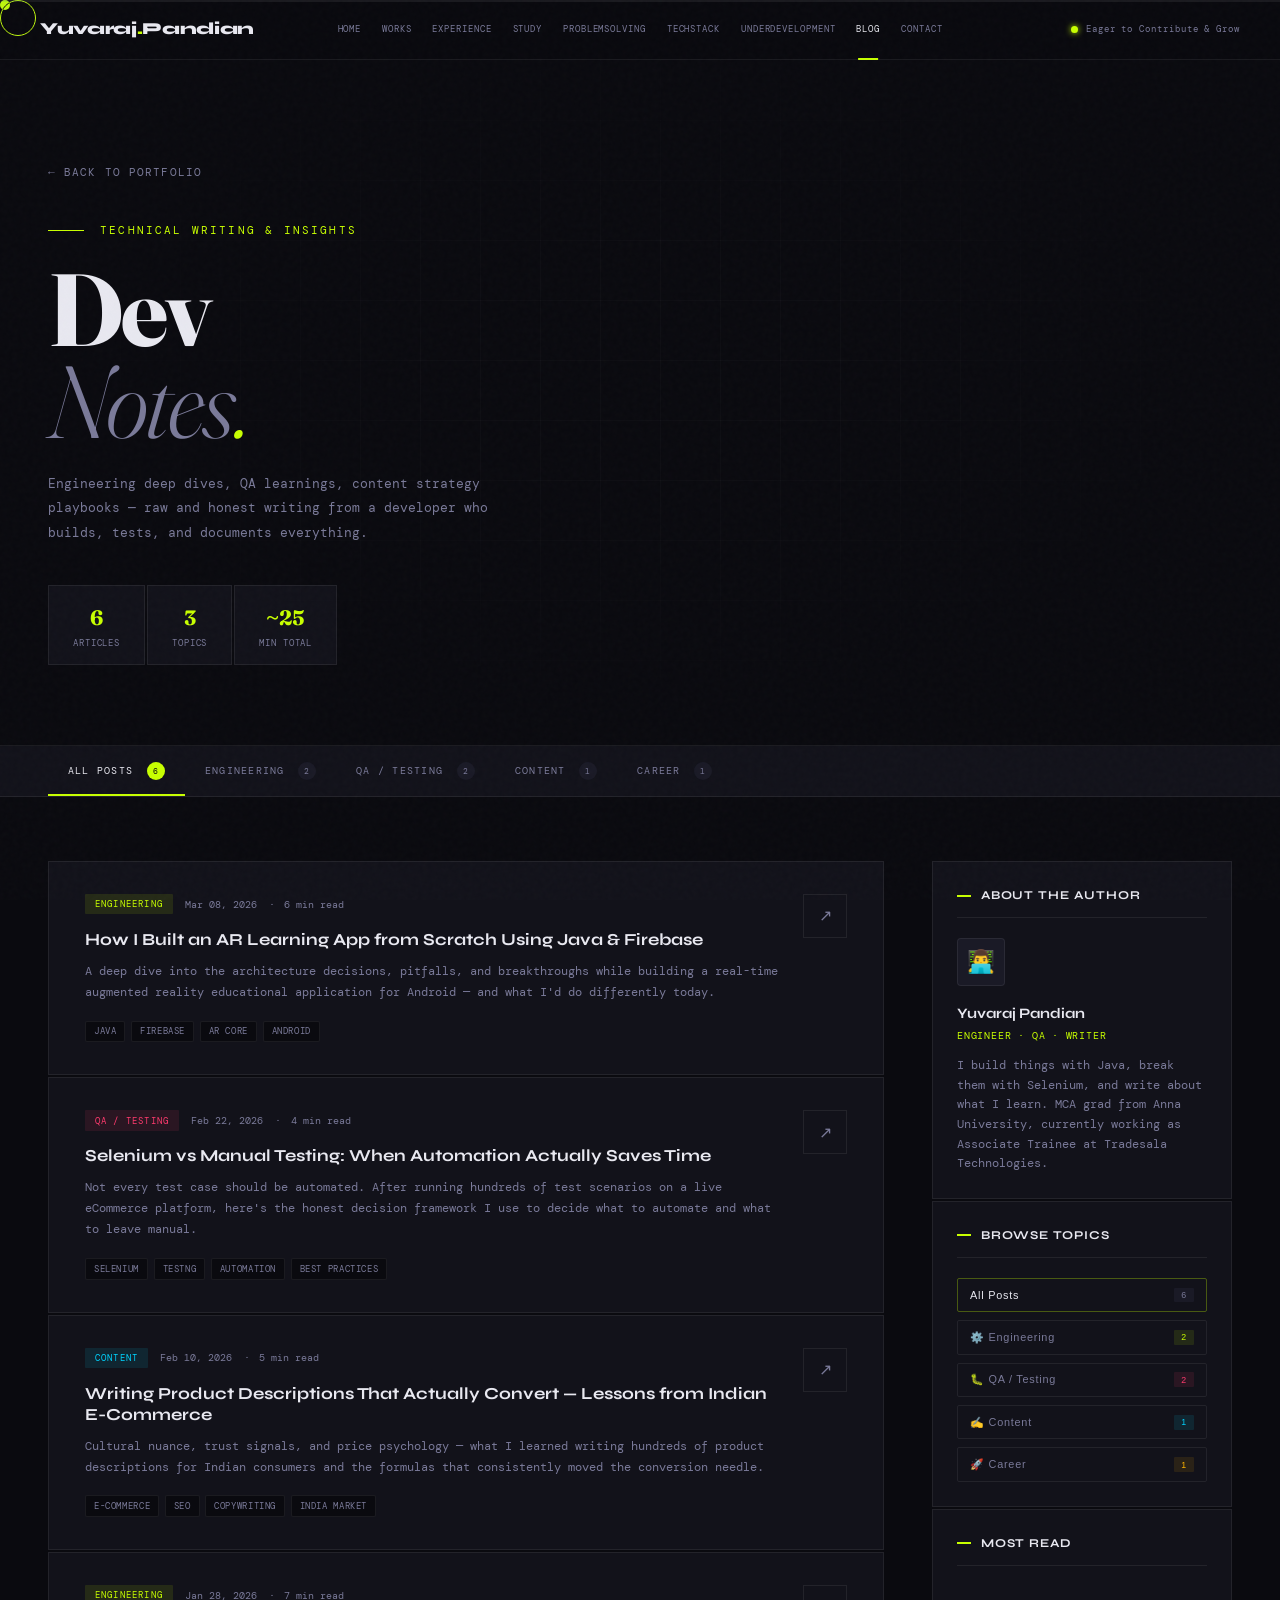
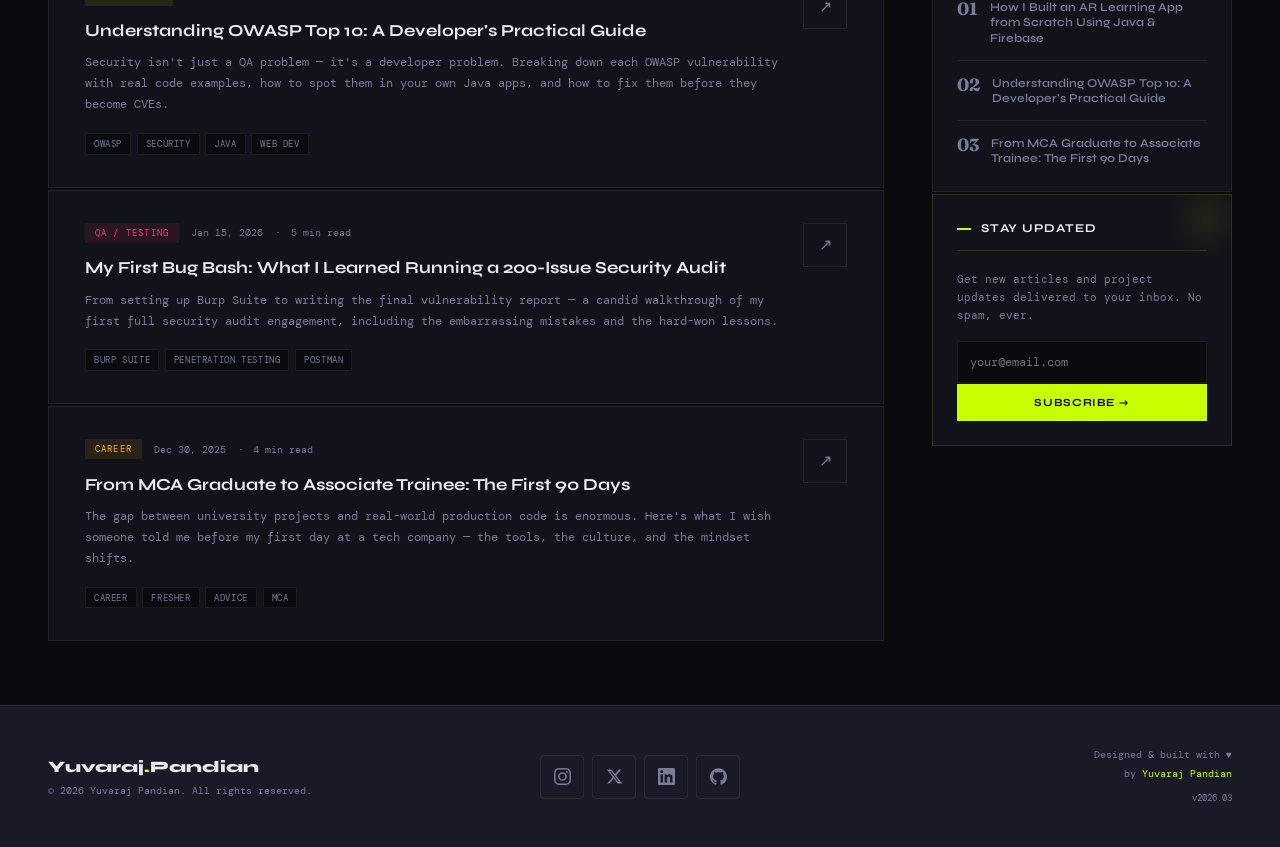
<file: blog.html>
<!DOCTYPE html>
<html lang="en">
<head>
<meta charset="UTF-8">
<meta name="viewport" content="width=device-width, initial-scale=1.0">
<title>Blog — Yuvaraj Pandian</title>
<link href="https://fonts.googleapis.com/css2?family=Syne:wght@400;600;700;800&family=DM+Mono:ital,wght@0,300;0,400;1,300&family=Fraunces:ital,opsz,wght@0,9..144,300;0,9..144,700;1,9..144,400&display=swap" rel="stylesheet">
<style>
/* ═══════════════════════════════════════════
   ROOT & RESET
═══════════════════════════════════════════ */
:root {
  --bg: #0a0a0f;
  --surface: #12121a;
  --surface2: #1a1a26;
  --accent1: #c8ff00;
  --accent2: #ff3b6e;
  --accent3: #00d4ff;
  --text: #e8e8f0;
  --text-dim: #7a7a99;
  --border: rgba(255,255,255,0.07);
}
*, *::before, *::after { box-sizing: border-box; margin: 0; padding: 0; }
html { scroll-behavior: smooth; overflow-x: hidden; }
body {
  background: var(--bg); color: var(--text);
  font-family: 'DM Mono', monospace; font-size: 14px; line-height: 1.6; cursor: none;
}
body::before {
  content: ''; position: fixed; inset: 0;
  background-image: url("data:image/svg+xml,%3Csvg viewBox='0 0 200 200' xmlns='http://www.w3.org/2000/svg'%3E%3Cfilter id='n'%3E%3CfeTurbulence type='fractalNoise' baseFrequency='0.9' numOctaves='4' stitchTiles='stitch'/%3E%3C/filter%3E%3Crect width='100%25' height='100%25' filter='url(%23n)' opacity='1'/%3E%3C/svg%3E");
  opacity: 0.022; pointer-events: none; z-index: 9997;
}

/* CURSOR */
.cursor, .cursor-ring { position: fixed; pointer-events: none; border-radius: 50%; z-index: 9999; display: none; }
@media (hover: hover) {
  .cursor { display: block; width: 10px; height: 10px; background: var(--accent1); mix-blend-mode: difference; transition: transform 0.1s ease; }
  .cursor-ring { display: block; width: 36px; height: 36px; border: 1.5px solid var(--accent1); z-index: 9998; mix-blend-mode: difference; transition: left 0.1s ease, top 0.1s ease, transform 0.3s ease; }
  body { cursor: none; } a, button { cursor: none; }
}

/* NAV */
nav {
  position: fixed; top: 0; left: 0; right: 0; z-index: 300;
  display: flex; align-items: center; justify-content: space-between;
  padding: 0 2.5rem;
  height: 60px;
  background: rgba(10,10,15,0.96);
  backdrop-filter: blur(24px);
  border-bottom: 1px solid var(--border);
}
.nav-logo {
  font-family: 'Syne', sans-serif; font-weight: 800;
  font-size: 1.05rem; letter-spacing: -0.02em;
  color: var(--text); text-decoration: none; flex-shrink: 0;
}
.nav-logo span { color: var(--accent1); }

/* Centred links */
.nav-links {
  display: flex; gap: 0; list-style: none;
  position: absolute; left: 50%; transform: translateX(-50%);
}
.nav-links a {
  color: var(--text-dim); text-decoration: none;
  font-family: 'DM Mono', monospace;
  font-size: 0.6rem; letter-spacing: 0.12em; text-transform: uppercase;
  padding: 0 0.75rem; height: 60px;
  display: flex; align-items: center;
  position: relative; transition: color 0.2s;
  white-space: nowrap;
}
/* Bottom underline indicator */
.nav-links a::after {
  content: ''; position: absolute;
  bottom: 0; left: 0.75rem; right: 0.75rem;
  height: 2px; background: var(--accent1);
  transform: scaleX(0); transform-origin: center;
  transition: transform 0.25s ease;
}
.nav-links a:hover { color: var(--text); }
.nav-links a:hover::after { transform: scaleX(1); }
.nav-links a.active { color: var(--text); }
.nav-links a.active::after { transform: scaleX(1); }

/* Status pill — right side */
.nav-status {
  display: flex; align-items: center; gap: 0.5rem;
  font-family: 'DM Mono', monospace;
  font-size: 0.58rem; letter-spacing: 0.1em;
  color: var(--text-dim); flex-shrink: 0;
}
.status-dot {
  width: 7px; height: 7px;
  background: var(--accent1); border-radius: 50%;
  box-shadow: 0 0 6px var(--accent1);
  animation: pulse 2s infinite;
}
@keyframes pulse { 0%,100%{opacity:1;transform:scale(1);}50%{opacity:.5;transform:scale(.7);} }

/* Hamburger */
.hamburger { display: none; flex-direction: column; gap: 5px; background: none; border: none; padding: 4px; }
.hamburger span { display: block; width: 22px; height: 2px; background: var(--text); border-radius: 2px; transition: all .3s; }
.hamburger.open span:nth-child(1) { transform: rotate(45deg) translate(5px,5px); }
.hamburger.open span:nth-child(2) { opacity: 0; }
.hamburger.open span:nth-child(3) { transform: rotate(-45deg) translate(5px,-5px); }

/* Mobile menu */
.mobile-menu { display: none; position: fixed; inset: 0; z-index: 290; background: rgba(10,10,15,.98); backdrop-filter: blur(20px); flex-direction: column; align-items: center; justify-content: center; gap: .5rem; }
.mobile-menu.open { display: flex; }
.mobile-menu a { font-family: 'Syne', sans-serif; font-weight: 700; font-size: clamp(1.6rem,7vw,2.2rem); color: var(--text-dim); text-decoration: none; text-transform: uppercase; padding: .4rem 1rem; transition: color .2s; letter-spacing: -.01em; }
.mobile-menu a:hover, .mobile-menu a.active { color: var(--accent1); }
.mobile-menu-footer { position: absolute; bottom: 2rem; font-size: .62rem; color: var(--text-dim); letter-spacing: .15em; }

/* Hide status + show hamburger */
@media (max-width: 1200px) { .nav-status { display: none; } }
@media (max-width: 960px)  { .nav-links { display: none; } .hamburger { display: flex; } }

/* ═══════════════════════════════════════════
   BLOG HERO
═══════════════════════════════════════════ */
.blog-hero {
  padding: 160px 3rem 80px; position: relative;
  background: var(--bg); overflow: hidden;
  border-bottom: 1px solid var(--border);
}
.blog-hero .grid-bg {
  position: absolute; inset: 0;
  background-image: linear-gradient(rgba(255,255,255,0.02) 1px, transparent 1px), linear-gradient(90deg, rgba(255,255,255,0.02) 1px, transparent 1px);
  background-size: 60px 60px;
  mask-image: radial-gradient(ellipse at center, black 20%, transparent 75%);
}
.blog-hero-eyebrow { font-size: 0.68rem; letter-spacing: 0.2em; text-transform: uppercase; color: var(--accent1); margin-bottom: 1.5rem; display: flex; align-items: center; gap: 1rem; }
.blog-hero-eyebrow::before { content: ''; width: 36px; height: 1px; background: var(--accent1); }
.blog-hero-title { font-family: 'Fraunces', serif; font-size: clamp(3rem, 8vw, 7rem); font-weight: 700; line-height: 0.9; letter-spacing: -0.03em; margin-bottom: 1.5rem; }
.blog-hero-title .italic { font-style: italic; font-weight: 300; color: var(--text-dim); }
.blog-hero-title .accent { color: var(--accent1); }
.blog-hero-desc { max-width: 500px; color: var(--text-dim); font-size: 0.83rem; line-height: 1.85; margin-bottom: 2.5rem; }

/* Stats bar */
.blog-stats { display: flex; gap: 2px; }
.blog-stat { background: var(--surface); border: 1px solid var(--border); padding: 0.9rem 1.5rem; text-align: center; }
.blog-stat-num { font-family: 'Fraunces', serif; font-size: 1.3rem; font-weight: 700; color: var(--accent1); }
.blog-stat-label { font-size: 0.55rem; letter-spacing: 0.1em; text-transform: uppercase; color: var(--text-dim); margin-top: 0.1rem; }

/* Back link */
.back-link { display: inline-flex; align-items: center; gap: 0.5rem; font-size: 0.7rem; letter-spacing: 0.1em; text-transform: uppercase; color: var(--text-dim); text-decoration: none; margin-bottom: 2.5rem; transition: color 0.2s; }
.back-link:hover { color: var(--accent1); }

/* ═══════════════════════════════════════════
   FILTER BAR
═══════════════════════════════════════════ */
.filter-bar {
  background: var(--surface); border-bottom: 1px solid var(--border);
  padding: 0 3rem; position: sticky; top: 65px; z-index: 100;
  display: flex; align-items: center; gap: 0; overflow-x: auto;
}
.filter-btn {
  background: none; border: none; padding: 1rem 1.25rem;
  font-family: 'DM Mono', monospace; font-size: 0.65rem; letter-spacing: 0.12em;
  text-transform: uppercase; color: var(--text-dim); cursor: pointer;
  position: relative; white-space: nowrap; transition: color 0.2s;
}
.filter-btn::after { content: ''; position: absolute; bottom: 0; left: 0; right: 0; height: 2px; background: var(--accent1); transform: scaleX(0); transition: transform 0.3s ease; }
.filter-btn:hover, .filter-btn.active { color: var(--text); }
.filter-btn.active::after { transform: scaleX(1); }
.filter-count { display: inline-flex; align-items: center; justify-content: center; width: 18px; height: 18px; background: var(--surface2); border-radius: 50%; font-size: 0.5rem; margin-left: 0.4rem; color: var(--text-dim); }
.filter-btn.active .filter-count { background: var(--accent1); color: var(--bg); }

/* ═══════════════════════════════════════════
   MAIN CONTENT AREA
═══════════════════════════════════════════ */
.blog-body { padding: 4rem 3rem; display: grid; grid-template-columns: 1fr 300px; gap: 3rem; align-items: start; }

/* ═══ POST LIST ═══ */
.post-list { display: flex; flex-direction: column; gap: 2px; }

.post-card {
  background: var(--surface); border: 1px solid var(--border);
  padding: 2rem 2.25rem; position: relative; overflow: hidden;
  transition: border-color 0.3s, background 0.3s;
  text-decoration: none; color: inherit; display: block;
}
.post-card::before { content: ''; position: absolute; left: 0; top: 0; bottom: 0; width: 3px; background: var(--accent1); transform: scaleY(0); transition: transform 0.3s ease; transform-origin: bottom; }
.post-card:hover { border-color: rgba(200,255,0,0.2); background: var(--surface2); }
.post-card:hover::before { transform: scaleY(1); }

/* Category-specific accent lines */
.post-card[data-cat="qa"]::before      { background: var(--accent2); }
.post-card[data-cat="content"]::before { background: var(--accent3); }
.post-card[data-cat="qa"]:hover      { border-color: rgba(255,59,110,0.25); }
.post-card[data-cat="content"]:hover { border-color: rgba(0,212,255,0.25); }

.post-card-inner { display: grid; grid-template-columns: 1fr auto; gap: 1.5rem; align-items: start; }
.post-meta { display: flex; align-items: center; gap: 0.75rem; margin-bottom: 0.9rem; flex-wrap: wrap; }
.post-category { font-size: 0.55rem; letter-spacing: 0.14em; text-transform: uppercase; padding: 0.2rem 0.6rem; border-radius: 1px; }
.cat-dev     { background: rgba(200,255,0,0.1);  color: var(--accent1); }
.cat-qa      { background: rgba(255,59,110,0.1); color: var(--accent2); }
.cat-content { background: rgba(0,212,255,0.1);  color: var(--accent3); }
.cat-career  { background: rgba(255,180,0,0.1);  color: #ffb400; }
.post-date { font-size: 0.6rem; color: var(--text-dim); }
.post-read-time { font-size: 0.6rem; color: var(--text-dim); }
.post-read-time::before { content: '·'; margin-right: 0.6rem; }
.post-title { font-family: 'Syne', sans-serif; font-weight: 700; font-size: 1.05rem; line-height: 1.25; margin-bottom: 0.7rem; }
.post-excerpt { font-size: 0.75rem; color: var(--text-dim); line-height: 1.75; margin-bottom: 1.1rem; }
.post-tags { display: flex; flex-wrap: wrap; gap: 0.35rem; }
.post-tag { font-size: 0.55rem; letter-spacing: 0.07em; text-transform: uppercase; padding: 0.18rem 0.5rem; background: var(--bg); border: 1px solid var(--border); border-radius: 2px; color: var(--text-dim); }
.post-arrow-box { width: 44px; height: 44px; border: 1px solid var(--border); display: flex; align-items: center; justify-content: center; font-size: 1rem; color: var(--text-dim); transition: all 0.3s; flex-shrink: 0; }
.post-card:hover .post-arrow-box { border-color: var(--accent1); color: var(--accent1); }
.post-card[data-cat="qa"]:hover .post-arrow-box { border-color: var(--accent2); color: var(--accent2); }
.post-card[data-cat="content"]:hover .post-arrow-box { border-color: var(--accent3); color: var(--accent3); }
.post-card[data-cat="career"]:hover .post-arrow-box { border-color: #ffb400; color: #ffb400; }

/* Hidden by filter */
.post-card.hidden { display: none; }

/* ═══ SIDEBAR ═══ */
.sidebar { display: flex; flex-direction: column; gap: 2px; position: sticky; top: 120px; }

.sidebar-widget { background: var(--surface); border: 1px solid var(--border); padding: 1.5rem; }
.widget-title { font-family: 'Syne', sans-serif; font-weight: 700; font-size: 0.75rem; letter-spacing: 0.08em; text-transform: uppercase; margin-bottom: 1.25rem; padding-bottom: 0.75rem; border-bottom: 1px solid var(--border); display: flex; align-items: center; gap: 0.6rem; }
.widget-title::before { content: ''; width: 14px; height: 2px; background: var(--accent1); flex-shrink: 0; }

/* About widget */
.about-widget-avatar { width: 48px; height: 48px; background: var(--surface2); border: 1px solid var(--border); border-radius: 4px; display: flex; align-items: center; justify-content: center; font-size: 1.4rem; margin-bottom: 1rem; }
.about-widget-name { font-family: 'Syne', sans-serif; font-weight: 700; font-size: 0.9rem; margin-bottom: 0.2rem; }
.about-widget-role { font-size: 0.62rem; color: var(--accent1); letter-spacing: 0.08em; text-transform: uppercase; margin-bottom: 0.75rem; }
.about-widget-bio { font-size: 0.72rem; color: var(--text-dim); line-height: 1.7; }

/* Topics widget */
.topic-list { display: flex; flex-direction: column; gap: 0.5rem; }
.topic-item { display: flex; align-items: center; justify-content: space-between; padding: 0.55rem 0.75rem; background: var(--bg); border: 1px solid var(--border); border-radius: 2px; text-decoration: none; color: var(--text-dim); font-size: 0.68rem; letter-spacing: 0.07em; transition: all 0.2s; cursor: pointer; background: none; width: 100%; text-align: left; }
.topic-item:hover, .topic-item.active { color: var(--text); border-color: rgba(200,255,0,0.3); }
.topic-badge { font-size: 0.55rem; padding: 0.15rem 0.45rem; border-radius: 1px; }

/* Popular posts widget */
.popular-list { display: flex; flex-direction: column; gap: 1px; }
.popular-item { padding: 0.85rem 0; border-bottom: 1px solid var(--border); display: flex; gap: 0.75rem; align-items: flex-start; text-decoration: none; color: inherit; }
.popular-item:last-child { border-bottom: none; padding-bottom: 0; }
.popular-num { font-family: 'Fraunces', serif; font-size: 1.1rem; font-weight: 700; color: var(--text-dim); line-height: 1; flex-shrink: 0; }
.popular-title { font-family: 'Syne', sans-serif; font-size: 0.75rem; font-weight: 600; line-height: 1.3; color: var(--text-dim); transition: color 0.2s; }
.popular-item:hover .popular-title { color: var(--accent1); }

/* Newsletter widget */
.newsletter-widget { background: var(--surface); border: 1px solid rgba(200,255,0,0.15); padding: 1.5rem; position: relative; overflow: hidden; }
.newsletter-widget::before { content: ''; position: absolute; top: 0; right: 0; width: 80px; height: 80px; background: radial-gradient(circle, rgba(200,255,0,0.08), transparent 70%); transform: translate(20%, -20%); }
.newsletter-title { font-family: 'Syne', sans-serif; font-weight: 700; font-size: 0.88rem; margin-bottom: 0.5rem; }
.newsletter-desc { font-size: 0.68rem; color: var(--text-dim); line-height: 1.65; margin-bottom: 1rem; }
.newsletter-input { background: var(--bg); border: 1px solid var(--border); padding: 0.75rem; color: var(--text); font-family: 'DM Mono', monospace; font-size: 0.75rem; width: 100%; outline: none; margin-bottom: 1px; transition: border-color 0.2s; }
.newsletter-input:focus { border-color: rgba(200,255,0,0.4); }
.newsletter-btn { background: var(--accent1); color: var(--bg); border: none; padding: 0.75rem; font-family: 'Syne', sans-serif; font-weight: 700; font-size: 0.68rem; letter-spacing: 0.08em; text-transform: uppercase; width: 100%; transition: box-shadow 0.2s; }
.newsletter-btn:hover { box-shadow: 0 4px 20px rgba(200,255,0,0.25); }

/* ═══════════════════════════════════════════
   ARTICLE OVERLAY (full post view)
═══════════════════════════════════════════ */
.article-overlay {
  display: none; position: fixed; inset: 0; z-index: 500;
  background: var(--bg); overflow-y: auto;
}
.article-overlay.open { display: block; }
.article-nav {
  position: sticky; top: 0; background: rgba(10,10,15,0.95);
  backdrop-filter: blur(20px); border-bottom: 1px solid var(--border);
  padding: 1rem 3rem; display: flex; align-items: center; justify-content: space-between; z-index: 10;
}
.article-back { display: inline-flex; align-items: center; gap: 0.5rem; font-size: 0.68rem; letter-spacing: 0.1em; text-transform: uppercase; color: var(--text-dim); text-decoration: none; background: none; border: none; transition: color 0.2s; }
.article-back:hover { color: var(--accent1); }
.article-progress { height: 2px; background: var(--accent1); transition: width 0.1s; }
.article-progress-bar { position: fixed; top: 0; left: 0; right: 0; height: 2px; background: var(--border); z-index: 600; }
.article-progress-fill { height: 100%; background: var(--accent1); width: 0%; transition: width 0.1s; }

.article-content { max-width: 760px; margin: 0 auto; padding: 4rem 3rem 6rem; }
.article-header { margin-bottom: 3rem; }
.article-meta-row { display: flex; align-items: center; gap: 0.75rem; margin-bottom: 1.25rem; flex-wrap: wrap; }
.article-title { font-family: 'Fraunces', serif; font-size: clamp(2rem, 5vw, 3.2rem); font-weight: 700; line-height: 1.05; letter-spacing: -0.02em; margin-bottom: 1.25rem; }
.article-excerpt { font-size: 0.9rem; color: var(--text-dim); line-height: 1.85; padding: 1.25rem; border-left: 3px solid var(--accent1); background: var(--surface); }

/* Article body prose */
.article-body { font-size: 0.85rem; line-height: 1.9; color: var(--text-dim); }
.article-body h2 { font-family: 'Fraunces', serif; font-size: 1.6rem; font-weight: 700; color: var(--text); margin: 2.5rem 0 1rem; line-height: 1.1; }
.article-body h3 { font-family: 'Syne', sans-serif; font-size: 1rem; font-weight: 700; color: var(--text); margin: 2rem 0 0.75rem; letter-spacing: 0.02em; }
.article-body p { margin-bottom: 1.25rem; }
.article-body strong { color: var(--text); font-weight: 600; }
.article-body code {
  background: var(--surface2); border: 1px solid var(--border);
  padding: 0.15rem 0.45rem; border-radius: 2px; font-size: 0.8rem;
  color: var(--accent1); font-family: 'DM Mono', monospace;
}
.article-body pre {
  background: var(--surface); border: 1px solid var(--border);
  border-left: 3px solid var(--accent1);
  padding: 1.5rem; margin: 1.5rem 0; overflow-x: auto; border-radius: 2px;
}
.article-body pre code { background: none; border: none; padding: 0; color: var(--text); font-size: 0.78rem; line-height: 1.7; }
.article-body ul, .article-body ol { padding-left: 1.5rem; margin-bottom: 1.25rem; }
.article-body li { margin-bottom: 0.5rem; }
.article-body li::marker { color: var(--accent1); }
.article-body blockquote {
  border-left: 3px solid var(--accent3); padding: 1rem 1.5rem; margin: 1.5rem 0;
  background: var(--surface); color: var(--text); font-style: italic; font-size: 0.88rem;
}
.article-body .callout {
  background: var(--surface2); border: 1px solid var(--border);
  border-left: 3px solid var(--accent2); padding: 1rem 1.25rem; margin: 1.5rem 0;
  border-radius: 0 2px 2px 0;
}
.article-body .callout-title { font-family: 'Syne', sans-serif; font-weight: 700; font-size: 0.72rem; letter-spacing: 0.08em; text-transform: uppercase; color: var(--accent2); margin-bottom: 0.4rem; }
.article-body hr { border: none; border-top: 1px solid var(--border); margin: 2rem 0; }

/* Article footer */
.article-footer { margin-top: 3rem; padding-top: 2rem; border-top: 1px solid var(--border); }
.article-tags { display: flex; flex-wrap: wrap; gap: 0.4rem; margin-bottom: 2rem; }
.article-tag { font-size: 0.6rem; letter-spacing: 0.07em; text-transform: uppercase; padding: 0.25rem 0.65rem; border: 1px solid var(--border); border-radius: 2px; color: var(--text-dim); }
.article-author { display: flex; align-items: center; gap: 1rem; padding: 1.25rem; background: var(--surface); border: 1px solid var(--border); }
.article-author-avatar { width: 48px; height: 48px; background: var(--surface2); border-radius: 4px; display: flex; align-items: center; justify-content: center; font-size: 1.3rem; flex-shrink: 0; }
.article-author-name { font-family: 'Syne', sans-serif; font-weight: 700; font-size: 0.85rem; }
.article-author-bio { font-size: 0.68rem; color: var(--text-dim); line-height: 1.6; margin-top: 0.2rem; }

/* ═══════════════════════════════════════════
   NO RESULTS
═══════════════════════════════════════════ */
.no-results { padding: 4rem 2rem; text-align: center; color: var(--text-dim); font-size: 0.8rem; display: none; }
.no-results.visible { display: block; }

/* ═══════════════════════════════════════════
   FOOTER
═══════════════════════════════════════════ */
footer { background: var(--surface2); border-top: 1px solid var(--border); padding: 2.5rem 3rem; }
.footer-inner { display: grid; grid-template-columns: 1fr auto 1fr; align-items: center; gap: 2rem; }
.footer-brand { font-family: 'Syne', sans-serif; font-weight: 800; font-size: 1rem; }
.footer-brand span { color: var(--accent1); }
.footer-copy { font-size: 0.62rem; color: var(--text-dim); margin-top: 0.2rem; }
.social-links { display: flex; gap: 0.5rem; justify-content: center; }
.social-link { width: 44px; height: 44px; border: 1px solid var(--border); border-radius: 4px; display: flex; align-items: center; justify-content: center; text-decoration: none; color: var(--text-dim); transition: all 0.3s; position: relative; overflow: hidden; }
.social-link::before { content: ''; position: absolute; inset: 0; opacity: 0; transition: opacity 0.3s; }
.social-link.instagram::before { background: linear-gradient(135deg, #f09433,#e6683c,#dc2743,#cc2366,#bc1888); }
.social-link.twitter::before { background: #000; }
.social-link.linkedin::before { background: #0077b5; }
.social-link.github::before { background: #333; }
.social-link:hover::before { opacity: 1; }
.social-link:hover { border-color: transparent; color: white; transform: translateY(-3px); }
.social-link svg { width: 17px; height: 17px; position: relative; z-index: 1; fill: currentColor; }
.footer-right { text-align: right; font-size: 0.62rem; color: var(--text-dim); line-height: 1.85; }
.footer-right a { color: var(--accent1); text-decoration: none; }

/* REVEAL */
.reveal { opacity: 0; transform: translateY(24px); transition: opacity 0.6s ease, transform 0.6s ease; }
.reveal.visible { opacity: 1; transform: none; }
.reveal-delay-1 { transition-delay: 0.1s; }
.reveal-delay-2 { transition-delay: 0.2s; }

/* ═══ RESPONSIVE ═══ */
@media (max-width: 1100px) {
  .blog-body { grid-template-columns: 1fr; }
  .sidebar { position: static; }
}
@media (max-width: 768px) {
  nav, .blog-hero, .filter-bar, .blog-body, footer { padding-left: 1.1rem; padding-right: 1.1rem; }
  .nav-links { display: none; }
  .nav-status { display: none; }
  .hamburger { display: flex; }
  .blog-hero { padding-top: 120px; }
  .blog-hero-title { font-size: clamp(2.5rem, 12vw, 5rem); }
  .blog-stats { flex-wrap: wrap; }
  .post-card-inner { grid-template-columns: 1fr; }
  .post-arrow-box { display: none; }
  .article-content { padding: 2rem 1.25rem 4rem; }
  .footer-inner { grid-template-columns: 1fr; text-align: center; gap: 1.25rem; }
  .article-nav { padding: 1rem 1.25rem; }
}
@media (max-width: 480px) {
  .blog-hero-title { font-size: clamp(2rem, 14vw, 3.5rem); }
   }
</style>
   <link rel="stylesheet" href="mobilefix.css">
</head>
<body>

<div class="cursor" id="cursor"></div>
<div class="cursor-ring" id="cursorRing"></div>

<!-- Reading progress bar -->
<div class="article-progress-bar"><div class="article-progress-fill" id="progressFill"></div></div>

<!-- NAV -->
<nav>
  <a href="index.html" class="nav-logo">Yuvaraj<span>.</span>Pandian</a>
  <ul class="nav-links">
    <li><a href="index.html">Home</a></li>
    <li><a href="works.html">Works</a></li>
    <li><a href="experience.html">Experience</a></li>
    <li><a href="study.html">Study</a></li>
    <li><a href="problemsolving.html">ProblemSolving</a></li>
    <li><a href="techstack.html">TechStack</a></li>
    <li><a href="underdevelopment.html">UnderDevelopment</a></li>
    <li><a href="blog.html" class="active">Blog</a></li>
    <li><a href="contact.html">Contact</a></li>
  </ul>
  <div class="nav-status"><div class="status-dot"></div>Eager to Contribute &amp; Grow</div>
  <button class="hamburger" id="hamburger" aria-label="Menu"><span></span><span></span><span></span></button>
</nav>
<!-- Mobile Menu -->
<div class="mobile-menu" id="mobileMenu">
  <a href="index.html">Home</a>
  <a href="works.html">Works</a>
  <a href="experience.html">Experience</a>
  <a href="study.html">Study</a>
  <a href="problemsolving.html">ProblemSolving</a>
  <a href="techstack.html">TechStack</a>
  <a href="underdevelopment.html">UnderDevelopment</a>
  <a href="blog.html" class="active">Blog</a>
  <a href="contact.html">Contact</a>
  <div class="mobile-menu-footer">Eager to Contribute &amp; Grow ●</div>
</div>


<!-- BLOG HERO -->
<div class="blog-hero">
  <div class="grid-bg"></div>
  <a href="index.html" class="back-link reveal">← Back to Portfolio</a>
  <div class="blog-hero-eyebrow reveal">Technical Writing &amp; Insights</div>
  <h1 class="blog-hero-title reveal">
    <div>Dev</div>
    <div class="italic">Notes<span class="accent">.</span></div>
  </h1>
  <p class="blog-hero-desc reveal reveal-delay-1">
    Engineering deep dives, QA learnings, content strategy playbooks — raw and honest writing from a developer who builds, tests, and documents everything.
  </p>
  <div class="blog-stats reveal reveal-delay-2">
    <div class="blog-stat"><div class="blog-stat-num">6</div><div class="blog-stat-label">Articles</div></div>
    <div class="blog-stat"><div class="blog-stat-num">3</div><div class="blog-stat-label">Topics</div></div>
    <div class="blog-stat"><div class="blog-stat-num">~25</div><div class="blog-stat-label">Min Total</div></div>
  </div>
</div>

<!-- FILTER BAR -->
<div class="filter-bar">
  <button class="filter-btn active" data-filter="all">All Posts <span class="filter-count">6</span></button>
  <button class="filter-btn" data-filter="dev">Engineering <span class="filter-count">2</span></button>
  <button class="filter-btn" data-filter="qa">QA / Testing <span class="filter-count">2</span></button>
  <button class="filter-btn" data-filter="content">Content <span class="filter-count">1</span></button>
  <button class="filter-btn" data-filter="career">Career <span class="filter-count">1</span></button>
</div>

<!-- MAIN BODY -->
<div class="blog-body">

  <!-- POST LIST -->
  <div class="post-list" id="postList">

    <!-- Post 1 -->
    <a href="#" class="post-card reveal" data-cat="dev" data-post="post-1" id="post-1">
      <div class="post-card-inner">
        <div>
          <div class="post-meta">
            <span class="post-category cat-dev">Engineering</span>
            <span class="post-date">Mar 08, 2026</span>
            <span class="post-read-time">6 min read</span>
          </div>
          <h2 class="post-title">How I Built an AR Learning App from Scratch Using Java &amp; Firebase</h2>
          <p class="post-excerpt">A deep dive into the architecture decisions, pitfalls, and breakthroughs while building a real-time augmented reality educational application for Android — and what I'd do differently today.</p>
          <div class="post-tags">
            <span class="post-tag">Java</span><span class="post-tag">Firebase</span><span class="post-tag">AR Core</span><span class="post-tag">Android</span>
          </div>
        </div>
        <div class="post-arrow-box">↗</div>
      </div>
    </a>

    <!-- Post 2 -->
    <a href="#" class="post-card reveal reveal-delay-1" data-cat="qa" data-post="post-2" id="post-2">
      <div class="post-card-inner">
        <div>
          <div class="post-meta">
            <span class="post-category cat-qa">QA / Testing</span>
            <span class="post-date">Feb 22, 2026</span>
            <span class="post-read-time">4 min read</span>
          </div>
          <h2 class="post-title">Selenium vs Manual Testing: When Automation Actually Saves Time</h2>
          <p class="post-excerpt">Not every test case should be automated. After running hundreds of test scenarios on a live eCommerce platform, here's the honest decision framework I use to decide what to automate and what to leave manual.</p>
          <div class="post-tags">
            <span class="post-tag">Selenium</span><span class="post-tag">TestNG</span><span class="post-tag">Automation</span><span class="post-tag">Best Practices</span>
          </div>
        </div>
        <div class="post-arrow-box">↗</div>
      </div>
    </a>

    <!-- Post 3 -->
    <a href="#" class="post-card reveal reveal-delay-2" data-cat="content" data-post="post-3" id="post-3">
      <div class="post-card-inner">
        <div>
          <div class="post-meta">
            <span class="post-category cat-content">Content</span>
            <span class="post-date">Feb 10, 2026</span>
            <span class="post-read-time">5 min read</span>
          </div>
          <h2 class="post-title">Writing Product Descriptions That Actually Convert — Lessons from Indian E-Commerce</h2>
          <p class="post-excerpt">Cultural nuance, trust signals, and price psychology — what I learned writing hundreds of product descriptions for Indian consumers and the formulas that consistently moved the conversion needle.</p>
          <div class="post-tags">
            <span class="post-tag">E-Commerce</span><span class="post-tag">SEO</span><span class="post-tag">Copywriting</span><span class="post-tag">India Market</span>
          </div>
        </div>
        <div class="post-arrow-box">↗</div>
      </div>
    </a>

    <!-- Post 4 -->
    <a href="#" class="post-card reveal" data-cat="dev" data-post="post-4" id="post-4">
      <div class="post-card-inner">
        <div>
          <div class="post-meta">
            <span class="post-category cat-dev">Engineering</span>
            <span class="post-date">Jan 28, 2026</span>
            <span class="post-read-time">7 min read</span>
          </div>
          <h2 class="post-title">Understanding OWASP Top 10: A Developer's Practical Guide</h2>
          <p class="post-excerpt">Security isn't just a QA problem — it's a developer problem. Breaking down each OWASP vulnerability with real code examples, how to spot them in your own Java apps, and how to fix them before they become CVEs.</p>
          <div class="post-tags">
            <span class="post-tag">OWASP</span><span class="post-tag">Security</span><span class="post-tag">Java</span><span class="post-tag">Web Dev</span>
          </div>
        </div>
        <div class="post-arrow-box">↗</div>
      </div>
    </a>

    <!-- Post 5 -->
    <a href="#" class="post-card reveal reveal-delay-1" data-cat="qa" data-post="post-5" id="post-5">
      <div class="post-card-inner">
        <div>
          <div class="post-meta">
            <span class="post-category cat-qa">QA / Testing</span>
            <span class="post-date">Jan 15, 2026</span>
            <span class="post-read-time">5 min read</span>
          </div>
          <h2 class="post-title">My First Bug Bash: What I Learned Running a 200-Issue Security Audit</h2>
          <p class="post-excerpt">From setting up Burp Suite to writing the final vulnerability report — a candid walkthrough of my first full security audit engagement, including the embarrassing mistakes and the hard-won lessons.</p>
          <div class="post-tags">
            <span class="post-tag">Burp Suite</span><span class="post-tag">Penetration Testing</span><span class="post-tag">Postman</span>
          </div>
        </div>
        <div class="post-arrow-box">↗</div>
      </div>
    </a>

    <!-- Post 6 -->
    <a href="#" class="post-card reveal reveal-delay-2" data-cat="career" data-post="post-6" id="post-6">
      <div class="post-card-inner">
        <div>
          <div class="post-meta">
            <span class="post-category cat-career">Career</span>
            <span class="post-date">Dec 30, 2025</span>
            <span class="post-read-time">4 min read</span>
          </div>
          <h2 class="post-title">From MCA Graduate to Associate Trainee: The First 90 Days</h2>
          <p class="post-excerpt">The gap between university projects and real-world production code is enormous. Here's what I wish someone told me before my first day at a tech company — the tools, the culture, and the mindset shifts.</p>
          <div class="post-tags">
            <span class="post-tag">Career</span><span class="post-tag">Fresher</span><span class="post-tag">Advice</span><span class="post-tag">MCA</span>
          </div>
        </div>
        <div class="post-arrow-box">↗</div>
      </div>
    </a>

    <div class="no-results" id="noResults">No posts found in this category.</div>

  </div>

  <!-- SIDEBAR -->
  <aside class="sidebar">

    <!-- About -->
    <div class="sidebar-widget reveal">
      <div class="widget-title">About the Author</div>
      <div class="about-widget-avatar">👨‍💻</div>
      <div class="about-widget-name">Yuvaraj Pandian</div>
      <div class="about-widget-role">Engineer · QA · Writer</div>
      <p class="about-widget-bio">I build things with Java, break them with Selenium, and write about what I learn. MCA grad from Anna University, currently working as Associate Trainee at Tradesala Technologies.</p>
    </div>

    <!-- Topics -->
    <div class="sidebar-widget reveal reveal-delay-1">
      <div class="widget-title">Browse Topics</div>
      <div class="topic-list">
        <button class="topic-item active" data-filter="all">
          <span>All Posts</span>
          <span class="topic-badge cat-dev" style="background:var(--surface2);color:var(--text-dim);">6</span>
        </button>
        <button class="topic-item" data-filter="dev">
          <span>⚙️ Engineering</span>
          <span class="topic-badge cat-dev">2</span>
        </button>
        <button class="topic-item" data-filter="qa">
          <span>🐛 QA / Testing</span>
          <span class="topic-badge cat-qa">2</span>
        </button>
        <button class="topic-item" data-filter="content">
          <span>✍️ Content</span>
          <span class="topic-badge cat-content">1</span>
        </button>
        <button class="topic-item" data-filter="career">
          <span>🚀 Career</span>
          <span class="topic-badge cat-career" style="background:rgba(255,180,0,0.1);color:#ffb400;">1</span>
        </button>
      </div>
    </div>

    <!-- Popular -->
    <div class="sidebar-widget reveal reveal-delay-2">
      <div class="widget-title">Most Read</div>
      <div class="popular-list">
        <a href="#" class="popular-item" data-post="post-1">
          <div class="popular-num">01</div>
          <div class="popular-title">How I Built an AR Learning App from Scratch Using Java &amp; Firebase</div>
        </a>
        <a href="#" class="popular-item" data-post="post-4">
          <div class="popular-num">02</div>
          <div class="popular-title">Understanding OWASP Top 10: A Developer's Practical Guide</div>
        </a>
        <a href="#" class="popular-item" data-post="post-6">
          <div class="popular-num">03</div>
          <div class="popular-title">From MCA Graduate to Associate Trainee: The First 90 Days</div>
        </a>
      </div>
    </div>

    <!-- Newsletter -->
    <div class="newsletter-widget reveal reveal-delay-2">
      <div class="widget-title" style="border-bottom-color:rgba(200,255,0,0.15);">Stay Updated</div>
      <p class="newsletter-desc">Get new articles and project updates delivered to your inbox. No spam, ever.</p>
      <input type="email" class="newsletter-input" placeholder="your@email.com" id="newsletterEmail">
      <button class="newsletter-btn" id="newsletterBtn" type="button">Subscribe →</button>
    </div>

  </aside>
</div>

<!-- FOOTER -->
<footer>
  <div class="footer-inner">
    <div>
      <div class="footer-brand">Yuvaraj<span>.</span>Pandian</div>
      <div class="footer-copy">© 2026 Yuvaraj Pandian. All rights reserved.</div>
    </div>
    <div class="social-links">
      <a href="https://www.instagram.com/_yuviii_24?igsh=bW5mMjdrZ2lhbjRx" target="_blank" rel="noopener noreferrer" class="social-link instagram">
        <svg viewBox="0 0 24 24"><path d="M12 2.163c3.204 0 3.584.012 4.85.07 3.252.148 4.771 1.691 4.919 4.919.058 1.265.069 1.645.069 4.849 0 3.205-.012 3.584-.069 4.849-.149 3.225-1.664 4.771-4.919 4.919-1.266.058-1.644.07-4.85.07-3.204 0-3.584-.012-4.849-.07-3.26-.149-4.771-1.699-4.919-4.92-.058-1.265-.07-1.644-.07-4.849 0-3.204.013-3.583.07-4.849.149-3.227 1.664-4.771 4.919-4.919 1.266-.057 1.645-.069 4.849-.069zM12 0C8.741 0 8.333.014 7.053.072 2.695.272.273 2.69.073 7.052.014 8.333 0 8.741 0 12c0 3.259.014 3.668.072 4.948.2 4.358 2.618 6.78 6.98 6.98C8.333 23.986 8.741 24 12 24c3.259 0 3.668-.014 4.948-.072 4.354-.2 6.782-2.618 6.979-6.98.059-1.28.073-1.689.073-4.948 0-3.259-.014-3.667-.072-4.947-.196-4.354-2.617-6.78-6.979-6.98C15.668.014 15.259 0 12 0zm0 5.838a6.162 6.162 0 100 12.324 6.162 6.162 0 000-12.324zM12 16a4 4 0 110-8 4 4 0 010 8zm6.406-11.845a1.44 1.44 0 100 2.881 1.44 1.44 0 000-2.881z"/></svg>
      </a>
      <a href="https://x.com/Yuvaraj241003" target="_blank" rel="noopener noreferrer" class="social-link twitter">
        <svg viewBox="0 0 24 24"><path d="M18.244 2.25h3.308l-7.227 8.26 8.502 11.24H16.17l-5.214-6.817L4.99 21.75H1.68l7.73-8.835L1.254 2.25H8.08l4.713 6.231zm-1.161 17.52h1.833L7.084 4.126H5.117z"/></svg>
      </a>
      <a href="https://www.linkedin.com/in/yuvaraj-pandian24" target="_blank" rel="noopener noreferrer" class="social-link linkedin">
        <svg viewBox="0 0 24 24"><path d="M20.447 20.452h-3.554v-5.569c0-1.328-.027-3.037-1.852-3.037-1.853 0-2.136 1.445-2.136 2.939v5.667H9.351V9h3.414v1.561h.046c.477-.9 1.637-1.85 3.37-1.85 3.601 0 4.267 2.37 4.267 5.455v6.286zM5.337 7.433a2.062 2.062 0 01-2.063-2.065 2.064 2.064 0 112.063 2.065zm1.782 13.019H3.555V9h3.564v11.452zM22.225 0H1.771C.792 0 0 .774 0 1.729v20.542C0 23.227.792 24 1.771 24h20.451C23.2 24 24 23.227 24 22.271V1.729C24 .774 23.2 0 22.222 0h.003z"/></svg>
      </a>
      <a href="https://github.com/yuvarajpandiyan24" target="_blank" rel="noopener noreferrer" class="social-link github">
        <svg viewBox="0 0 24 24"><path d="M12 .297c-6.63 0-12 5.373-12 12 0 5.303 3.438 9.8 8.205 11.385.6.113.82-.258.82-.577 0-.285-.01-1.04-.015-2.04-3.338.724-4.042-1.61-4.042-1.61C4.422 18.07 3.633 17.7 3.633 17.7c-1.087-.744.084-.729.084-.729 1.205.084 1.838 1.236 1.838 1.236 1.07 1.835 2.809 1.305 3.495.998.108-.776.417-1.305.76-1.605-2.665-.3-5.466-1.332-5.466-5.93 0-1.31.465-2.38 1.235-3.22-.135-.303-.54-1.523.105-3.176 0 0 1.005-.322 3.3 1.23.96-.267 1.98-.399 3-.405 1.02.006 2.04.138 3 .405 2.28-1.552 3.285-1.23 3.285-1.23.645 1.653.24 2.873.12 3.176.765.84 1.23 1.91 1.23 3.22 0 4.61-2.805 5.625-5.475 5.92.42.36.81 1.096.81 2.22 0 1.606-.015 2.896-.015 3.286 0 .315.21.69.825.57C20.565 22.092 24 17.592 24 12.297c0-6.627-5.373-12-12-12"/></svg>
      </a>
    </div>
    <div class="footer-right">
      <div>Designed &amp; built with ♥</div>
      <div>by <a href="index.html">Yuvaraj Pandian</a></div>
      <div style="margin-top:0.4rem;font-size:0.58rem;">v2026.03</div>
    </div>
  </div>
</footer>

<!-- ═══ ARTICLE OVERLAY ═══ -->
<div class="article-overlay" id="articleOverlay">
  <nav class="article-nav">
    <button class="article-back" id="articleBack">← Back to Blog</button>
    <div class="nav-logo" style="font-family:'Syne',sans-serif;font-weight:800;font-size:0.9rem;">Yuvaraj<span style="color:var(--accent1);">.</span>Pandian</div>
  </nav>
  <div class="article-content" id="articleContent"></div>
</div>

<!-- ═══ POST DATA ═══ -->
<script>
const POSTS = {
  'post-1': {
    category: 'Engineering', catClass: 'cat-dev',
    date: 'Mar 08, 2026', readTime: '6 min read',
    title: 'How I Built an AR Learning App from Scratch Using Java &amp; Firebase',
    tags: ['Java','Firebase','AR Core','Android'],
    content: `
      <div class="article-header">
        <div class="article-meta-row">
          <span class="post-category cat-dev">Engineering</span>
          <span class="post-date">Mar 08, 2026</span>
          <span class="post-read-time">6 min read</span>
        </div>
        <h1 class="article-title">How I Built an AR Learning App from Scratch Using Java &amp; Firebase</h1>
        <div class="article-excerpt">A deep dive into the architecture decisions, pitfalls, and breakthroughs while building a real-time augmented reality educational application for Android — and what I'd do differently today.</div>
      </div>
      <div class="article-body">
        <h2>Why Augmented Reality for Education?</h2>
        <p>The idea came during my final semester at Anna University. Most educational apps were glorified PDFs — static, boring, and completely ignoring the immersive potential of modern smartphones. I wanted to build something where a student could <strong>point their phone at a textbook page and watch a 3D model come to life</strong>.</p>
        <p>The tech stack choice was straightforward: Java (I was comfortable with it), Google AR Core (the most mature Android AR framework), and Firebase for real-time data syncing without maintaining a backend server.</p>

        <h2>Architecture Overview</h2>
        <p>The app is split into three layers:</p>
        <ul>
          <li><strong>AR Layer</strong> — Google AR Core handles plane detection and anchor placement</li>
          <li><strong>Content Layer</strong> — Firebase Realtime Database stores 3D model references and lesson metadata</li>
          <li><strong>UI Layer</strong> — Standard Android Views + custom AR overlays rendered via OpenGL ES</li>
        </ul>

        <h3>Setting Up AR Core</h3>
        <p>The first real challenge was configuring the AR session correctly. AR Core requires specific permissions and a device compatibility check before you can even open a camera feed:</p>
        <pre><code>ArSession session = new ArSession(this);
Config config = new Config(session);
config.setUpdateMode(Config.UpdateMode.LATEST_CAMERA_IMAGE);
session.configure(config);</code></pre>

        <div class="callout">
          <div class="callout-title">⚠️ Common Mistake</div>
          Don't forget to handle <code>UnavailableArcoreNotInstalledException</code> — AR Core needs to be installed separately on older Android versions. I lost two days debugging this on a test device.
        </div>

        <h2>Firebase Integration</h2>
        <p>I chose Firebase Realtime Database over Firestore for one reason: <strong>latency</strong>. When a student scans a marker, the content needs to appear within 300ms or the illusion breaks. Firestore's document model adds overhead for simple key-value lookups.</p>
        <pre><code>DatabaseReference modelRef = FirebaseDatabase
    .getInstance()
    .getReference("models")
    .child(markerId);

modelRef.addListenerForSingleValueEvent(new ValueEventListener() {
    @Override
    public void onDataChange(DataSnapshot snapshot) {
        String modelUrl = snapshot.child("url").getValue(String.class);
        loadArModel(modelUrl);
    }
});</code></pre>

        <h2>The Biggest Lesson</h2>
        <p>I over-engineered the initial architecture. I built a full MVC pattern with repository layers before writing a single line of AR code. If I were starting over, I'd prototype the AR interaction first — get the camera rendering a 3D cube — then add the database layer once the core experience works.</p>

        <blockquote>"Make it work, then make it right, then make it fast. In that order." — Kent Beck</blockquote>

        <h2>What I'd Do Differently</h2>
        <p>Looking back with 6+ months of professional experience, three things stand out:</p>
        <ul>
          <li>Use <strong>Kotlin</strong> instead of Java — null safety alone would have prevented at least 5 crashes</li>
          <li>Add <strong>offline caching</strong> for 3D models — loading from Firebase on every session is too slow on 4G</li>
          <li>Write <strong>instrumented tests</strong> for the AR session lifecycle — I had zero test coverage on the most critical code path</li>
        </ul>
        <p>The app works, students used it, and I learned more building it than in any classroom. That's the real metric.</p>
      </div>
      <div class="article-footer">
        <div class="article-tags">
          <span class="article-tag">Java</span><span class="article-tag">Firebase</span><span class="article-tag">AR Core</span><span class="article-tag">Android</span><span class="article-tag">Architecture</span>
        </div>
        <div class="article-author">
          <div class="article-author-avatar">👨‍💻</div>
          <div>
            <div class="article-author-name">Yuvaraj Pandian</div>
            <div class="article-author-bio">Software Engineer · QA Specialist · Content Creator. Currently building scalable systems at Tradesala Technologies, Chennai.</div>
          </div>
        </div>
      </div>
    `
  },
  'post-2': {
    category: 'QA / Testing', catClass: 'cat-qa',
    date: 'Feb 22, 2026', readTime: '4 min read',
    title: 'Selenium vs Manual Testing: When Automation Actually Saves Time',
    tags: ['Selenium','TestNG','Automation','Best Practices'],
    content: `
      <div class="article-header">
        <div class="article-meta-row">
          <span class="post-category cat-qa">QA / Testing</span>
          <span class="post-date">Feb 22, 2026</span>
          <span class="post-read-time">4 min read</span>
        </div>
        <h1 class="article-title">Selenium vs Manual Testing: When Automation Actually Saves Time</h1>
        <div class="article-excerpt">Not every test case should be automated. After running hundreds of test scenarios on a live eCommerce platform, here's the honest decision framework I use.</div>
      </div>
      <div class="article-body">
        <h2>The Automation Trap</h2>
        <p>Every junior QA engineer (myself included) falls into the same trap: automate everything. It sounds right. Automation is faster, repeatable, consistent. So why not run every test through Selenium?</p>
        <p>Because <strong>automation has a cost</strong>. Writing a robust Selenium test for a checkout flow can take 4-6 hours. If that flow only changes once a month, you're better off with a 20-minute manual regression.</p>

        <h2>The 3-Question Framework</h2>
        <p>Before writing any automation, I ask three questions:</p>
        <ul>
          <li><strong>How often will this test run?</strong> Daily regression? Automate. Monthly sanity check? Manual.</li>
          <li><strong>How stable is the UI?</strong> Locators break. If the team redesigns the checkout page every sprint, your automation will cost more to maintain than it saves.</li>
          <li><strong>Is the test data-driven?</strong> Testing 50 different product SKUs through the same flow? That's a perfect automation candidate.</li>
        </ul>

        <h3>What I Automate</h3>
        <pre><code>// Product search → cart → checkout → payment
// Regression suite: runs on every deployment
@Test(groups = "regression")
public void checkoutFlow() {
    driver.get(BASE_URL);
    searchProduct("laptop");
    addFirstResultToCart();
    proceedToCheckout();
    Assert.assertTrue(isOrderConfirmationVisible());
}</code></pre>

        <h3>What I Keep Manual</h3>
        <ul>
          <li>Visual/layout checks — "does this look right?" questions</li>
          <li>New features still in flux</li>
          <li>Exploratory testing to find edge cases</li>
          <li>One-time migrations or data validation</li>
        </ul>

        <h2>The Honest Numbers</h2>
        <p>On my current eCommerce project, I automate approximately <strong>40% of test cases</strong>. That 40% covers 80% of the regression risk (payment flows, cart logic, search). The remaining 60% stays manual — but those tests run infrequently enough that the automation investment wouldn't pay off.</p>

        <blockquote>Automation doesn't replace QA thinking. It amplifies it.</blockquote>
      </div>
      <div class="article-footer">
        <div class="article-tags">
          <span class="article-tag">Selenium</span><span class="article-tag">TestNG</span><span class="article-tag">Automation</span><span class="article-tag">QA Strategy</span>
        </div>
        <div class="article-author">
          <div class="article-author-avatar">👨‍💻</div>
          <div>
            <div class="article-author-name">Yuvaraj Pandian</div>
            <div class="article-author-bio">Software Engineer · QA Specialist · Content Creator. Currently building scalable systems at Tradesala Technologies, Chennai.</div>
          </div>
        </div>
      </div>
    `
  },
  'post-3': {
    category: 'Content', catClass: 'cat-content',
    date: 'Feb 10, 2026', readTime: '5 min read',
    title: 'Writing Product Descriptions That Actually Convert — Lessons from Indian E-Commerce',
    tags: ['E-Commerce','SEO','Copywriting','India Market'],
    content: `
      <div class="article-header">
        <div class="article-meta-row">
          <span class="post-category cat-content">Content</span>
          <span class="post-date">Feb 10, 2026</span>
          <span class="post-read-time">5 min read</span>
        </div>
        <h1 class="article-title">Writing Product Descriptions That Actually Convert — Lessons from Indian E-Commerce</h1>
        <div class="article-excerpt">Cultural nuance, trust signals, and price psychology — what I learned writing hundreds of product descriptions for Indian consumers.</div>
      </div>
      <div class="article-body">
        <h2>The Indian Consumer Is Different</h2>
        <p>After writing hundreds of product descriptions for an Indian eCommerce platform, one thing became clear: <strong>generic copy doesn't work here</strong>. The average Indian online shopper is value-conscious, comparison-savvy, and deeply influenced by social proof and trust signals.</p>

        <h2>The 5 Elements That Move Conversions</h2>
        <h3>1. Lead with Value, Not Features</h3>
        <p>Bad: "This phone has a 5000mAh battery."<br>Good: "Lasts 2 full days on a single charge — no power bank anxiety."</p>

        <h3>2. Address the Price Anxiety Directly</h3>
        <p>Indian consumers are trained to look for the catch. If your product is priced higher than competitors, explain why in the description. Don't hide from it.</p>

        <h3>3. Use Localized Social Proof</h3>
        <p>Mentioning city-specific popularity ("bestseller in Chennai") or festival relevance ("perfect for Diwali gifting") consistently outperforms generic global testimonials.</p>

        <h3>4. Include ISI / BIS Certifications Prominently</h3>
        <p>Indian consumers trust certifications more than brand names for categories like electronics and home appliances. Put them early — not buried in specs.</p>

        <h3>5. EMI Mention in the Description Itself</h3>
        <p>Don't rely on the checkout page to surface EMI options. Mentioning "₹499/month on No-Cost EMI" in the product description reduces cart abandonment by making the price feel smaller upfront.</p>

        <h2>SEO That Actually Works for India</h2>
        <p>Indian search queries are often in <strong>Hinglish or regional English</strong>. Terms like "best smartphone under 15000" or "washing machine price India" are high-intent and high-volume. Optimize for these naturally — not stuffed.</p>

        <blockquote>The best product description reads like advice from a friend who already owns the product.</blockquote>
      </div>
      <div class="article-footer">
        <div class="article-tags">
          <span class="article-tag">E-Commerce</span><span class="article-tag">SEO</span><span class="article-tag">Copywriting</span><span class="article-tag">India</span>
        </div>
        <div class="article-author">
          <div class="article-author-avatar">👨‍💻</div>
          <div>
            <div class="article-author-name">Yuvaraj Pandian</div>
            <div class="article-author-bio">Software Engineer · QA Specialist · Content Creator. Currently building scalable systems at Tradesala Technologies, Chennai.</div>
          </div>
        </div>
      </div>
    `
  },
  'post-4': {
    category: 'Engineering', catClass: 'cat-dev',
    date: 'Jan 28, 2026', readTime: '7 min read',
    title: 'Understanding OWASP Top 10: A Developer\'s Practical Guide',
    tags: ['OWASP','Security','Java','Web Dev'],
    content: `
      <div class="article-header">
        <div class="article-meta-row">
          <span class="post-category cat-dev">Engineering</span>
          <span class="post-date">Jan 28, 2026</span>
          <span class="post-read-time">7 min read</span>
        </div>
        <h1 class="article-title">Understanding OWASP Top 10: A Developer's Practical Guide</h1>
        <div class="article-excerpt">Security isn't just a QA problem — it's a developer problem. Breaking down each OWASP vulnerability with real code examples.</div>
      </div>
      <div class="article-body">
        <h2>Why Developers Need to Own Security</h2>
        <p>During my security audit work, the most common finding wasn't sophisticated zero-day exploits — it was <strong>basic vulnerabilities that a developer could have prevented</strong> in 10 minutes. SQL injection in a login form. Hardcoded credentials in source code. Unvalidated redirects.</p>
        <p>Security teams can catch these in testing, but the cheapest place to fix them is in the code review, before they ever deploy.</p>

        <h2>The 3 Most Common Findings (In My Experience)</h2>
        <h3>A03: Injection</h3>
        <p>Still number one in real-world exploits. The fix is always the same — use parameterized queries:</p>
        <pre><code>// VULNERABLE
String query = "SELECT * FROM users WHERE id = " + userId;

// SAFE — Parameterized query
PreparedStatement stmt = conn.prepareStatement(
    "SELECT * FROM users WHERE id = ?"
);
stmt.setInt(1, userId);</code></pre>

        <h3>A01: Broken Access Control</h3>
        <p>I found this in nearly every audit. An admin API endpoint was accessible just by knowing the URL — no role check. Always validate permissions server-side, not just in the UI.</p>

        <h3>A07: Identification &amp; Authentication Failures</h3>
        <p>Weak session management, missing rate limiting on login endpoints, and passwords stored with MD5 (still happens in 2026). Use bcrypt. Always. No exceptions.</p>

        <div class="callout">
          <div class="callout-title">Quick Win Checklist</div>
          Run OWASP ZAP against your staging environment before every release. It takes 15 minutes and catches the low-hanging fruit automatically.
        </div>

        <h2>Building a Security Mindset</h2>
        <p>The shift isn't about memorizing the OWASP list. It's about asking "how could this be abused?" for every feature you build. The developer who thinks like an attacker while writing code is worth ten security scanners.</p>
      </div>
      <div class="article-footer">
        <div class="article-tags">
          <span class="article-tag">OWASP</span><span class="article-tag">Security</span><span class="article-tag">Java</span><span class="article-tag">Penetration Testing</span>
        </div>
        <div class="article-author">
          <div class="article-author-avatar">👨‍💻</div>
          <div>
            <div class="article-author-name">Yuvaraj Pandian</div>
            <div class="article-author-bio">Software Engineer · QA Specialist · Content Creator. Currently building scalable systems at Tradesala Technologies, Chennai.</div>
          </div>
        </div>
      </div>
    `
  },
  'post-5': {
    category: 'QA / Testing', catClass: 'cat-qa',
    date: 'Jan 15, 2026', readTime: '5 min read',
    title: 'My First Bug Bash: What I Learned Running a 200-Issue Security Audit',
    tags: ['Burp Suite','Penetration Testing','Postman'],
    content: `
      <div class="article-header">
        <div class="article-meta-row">
          <span class="post-category cat-qa">QA / Testing</span>
          <span class="post-date">Jan 15, 2026</span>
          <span class="post-read-time">5 min read</span>
        </div>
        <h1 class="article-title">My First Bug Bash: What I Learned Running a 200-Issue Security Audit</h1>
        <div class="article-excerpt">From setting up Burp Suite to writing the final vulnerability report — a candid walkthrough of my first full security audit engagement.</div>
      </div>
      <div class="article-body">
        <h2>How It Started</h2>
        <p>The brief was simple: "Find everything wrong with this web application before we launch." Three weeks, one application, and one very new QA engineer (me) with a freshly installed copy of Burp Suite Pro.</p>
        <p>I ended up filing <strong>214 issues</strong>. Here's what I actually learned.</p>

        <h2>The Tool Stack</h2>
        <ul>
          <li><strong>Burp Suite</strong> — Intercepted and replayed every HTTP request. The Scanner found 60% of issues automatically</li>
          <li><strong>Postman</strong> — Manually tested every API endpoint for auth bypass and parameter tampering</li>
          <li><strong>OWASP ZAP</strong> — Secondary automated scanner to cross-validate Burp findings</li>
          <li><strong>Browser DevTools</strong> — Checked for sensitive data in JS source, localStorage, cookies</li>
        </ul>

        <h2>The Embarrassing Mistakes</h2>
        <p>I spent an entire day chasing a false positive. Burp flagged an "XSS vulnerability" on a page that was actually rendering server-side — the payload never executed in a browser context. I filed the issue anyway. My lead caught it in 30 seconds.</p>
        <p>Lesson: <strong>Always reproduce a vulnerability in a real browser before filing it.</strong> Static scanner findings need human validation.</p>

        <h2>Writing the Report</h2>
        <p>The hardest part wasn't finding vulnerabilities — it was communicating them. Developers don't read CVE descriptions. They need:</p>
        <ul>
          <li>A one-line summary of the impact ("An attacker can view any user's order history")</li>
          <li>A step-by-step reproduction case</li>
          <li>A specific fix recommendation, not just "sanitize your inputs"</li>
        </ul>

        <blockquote>A vulnerability that can't be communicated clearly might as well not be found. The report is half the work.</blockquote>
      </div>
      <div class="article-footer">
        <div class="article-tags">
          <span class="article-tag">Burp Suite</span><span class="article-tag">Security Audit</span><span class="article-tag">Postman</span><span class="article-tag">QA</span>
        </div>
        <div class="article-author">
          <div class="article-author-avatar">👨‍💻</div>
          <div>
            <div class="article-author-name">Yuvaraj Pandian</div>
            <div class="article-author-bio">Software Engineer · QA Specialist · Content Creator. Currently building scalable systems at Tradesala Technologies, Chennai.</div>
          </div>
        </div>
      </div>
    `
  },
  'post-6': {
    category: 'Career', catClass: 'cat-career',
    date: 'Dec 30, 2025', readTime: '4 min read',
    title: 'From MCA Graduate to Associate Trainee: The First 90 Days',
    tags: ['Career','Fresher','Advice','MCA'],
    content: `
      <div class="article-header">
        <div class="article-meta-row">
          <span class="post-category cat-career">Career</span>
          <span class="post-date">Dec 30, 2025</span>
          <span class="post-read-time">4 min read</span>
        </div>
        <h1 class="article-title">From MCA Graduate to Associate Trainee: The First 90 Days</h1>
        <div class="article-excerpt">The gap between university projects and real-world production code is enormous. Here's what I wish someone told me before day one.</div>
      </div>
      <div class="article-body">
        <h2>The Reality Gap</h2>
        <p>University teaches you Java. Your job expects you to understand Git workflows, CI/CD pipelines, code review culture, ticket management, and production deployment procedures — none of which appear in a textbook. The first two weeks felt like drinking from a firehose.</p>

        <h2>Week 1–2: Orientation Chaos</h2>
        <p>My first task was to set up a local development environment from a README that hadn't been updated in 8 months. It took three days. I asked too few questions (imposter syndrome is real) and wasted time I could have saved by just asking a colleague.</p>
        <p><strong>Lesson 1: Ask early, ask often.</strong> Senior developers expect juniors to ask questions. Silence looks like overconfidence, not competence.</p>

        <h2>Month 1: The Code Review Shock</h2>
        <p>My first PR got 23 comments. I had written "working" code — but it had no error handling, variable names like <code>x</code> and <code>temp2</code>, and a method that did six different things. None of this was covered in any of my university assignments.</p>

        <h2>Month 2–3: Finding My Role</h2>
        <p>The best thing that happened was being given ownership of the automation testing pipeline. It needed work, I had the skills, and fixing it gave me visible, concrete impact. <strong>Find the thing no one else wants to fix, and fix it well.</strong></p>

        <h2>What Actually Matters in Month 1</h2>
        <ul>
          <li>Learn the codebase architecture before writing any code</li>
          <li>Understand the deployment process end-to-end, even if you're not deploying yet</li>
          <li>Read old PR comments — they're a free education on what your team values</li>
          <li>Ship something small in the first two weeks, even if it's tiny</li>
        </ul>

        <blockquote>Nobody expects you to be brilliant on day one. They expect you to be curious, reliable, and willing to learn. That's it.</blockquote>
      </div>
      <div class="article-footer">
        <div class="article-tags">
          <span class="article-tag">Career</span><span class="article-tag">Fresher</span><span class="article-tag">Java</span><span class="article-tag">First Job</span>
        </div>
        <div class="article-author">
          <div class="article-author-avatar">👨‍💻</div>
          <div>
            <div class="article-author-name">Yuvaraj Pandian</div>
            <div class="article-author-bio">Software Engineer · QA Specialist · Content Creator. Currently building scalable systems at Tradesala Technologies, Chennai.</div>
          </div>
        </div>
      </div>
    `
  }
};

/* ── Cursor ── */
const cursor = document.getElementById('cursor');
const ring   = document.getElementById('cursorRing');
if (window.matchMedia('(hover: hover)').matches) {
  document.addEventListener('mousemove', e => {
    cursor.style.left = (e.clientX-5)+'px'; cursor.style.top=(e.clientY-5)+'px';
    ring.style.left=(e.clientX-18)+'px'; ring.style.top=(e.clientY-18)+'px';
  });
  document.querySelectorAll('a, button, .post-card, .popular-item, .blog-mini-card').forEach(el => {
    el.addEventListener('mouseenter', () => { cursor.style.transform='scale(2)'; ring.style.transform='scale(1.5)'; });
    el.addEventListener('mouseleave', () => { cursor.style.transform='scale(1)'; ring.style.transform='scale(1)'; });
  });
}

/* ── Hamburger ── */
const hamburger  = document.getElementById('hamburger');
const mobileMenu = document.getElementById('mobileMenu');
hamburger.addEventListener('click', () => {
  hamburger.classList.toggle('open'); mobileMenu.classList.toggle('open');
  document.body.style.overflow = mobileMenu.classList.contains('open') ? 'hidden' : '';
});
document.querySelectorAll('.mobile-nav-link').forEach(l => {
  l.addEventListener('click', () => { hamburger.classList.remove('open'); mobileMenu.classList.remove('open'); document.body.style.overflow=''; });
});

/* ── Reveal ── */
const obs = new IntersectionObserver(entries => {
  entries.forEach(e => { if (e.isIntersecting) e.target.classList.add('visible'); });
}, { threshold: 0.08, rootMargin: '0px 0px -30px 0px' });
document.querySelectorAll('.reveal').forEach(el => obs.observe(el));

/* ── Filter ── */
function applyFilter(filter) {
  const cards = document.querySelectorAll('.post-card');
  let visible = 0;
  cards.forEach(card => {
    const match = filter === 'all' || card.dataset.cat === filter;
    card.classList.toggle('hidden', !match);
    if (match) visible++;
  });
  document.getElementById('noResults').classList.toggle('visible', visible === 0);

  // sync filter bar buttons
  document.querySelectorAll('.filter-btn').forEach(b => b.classList.toggle('active', b.dataset.filter === filter));
  // sync sidebar topic items
  document.querySelectorAll('.topic-item').forEach(b => b.classList.toggle('active', b.dataset.filter === filter));
}

document.querySelectorAll('[data-filter]').forEach(btn => {
  btn.addEventListener('click', () => applyFilter(btn.dataset.filter));
});

/* ── Article Overlay ── */
const overlay     = document.getElementById('articleOverlay');
const articleContent = document.getElementById('articleContent');
const progressFill   = document.getElementById('progressFill');

function openArticle(postId) {
  const post = POSTS[postId];
  if (!post) return;
  articleContent.innerHTML = post.content;
  overlay.classList.add('open');
  document.body.style.overflow = 'hidden';
  overlay.scrollTop = 0;
  progressFill.style.width = '0%';
  history.pushState({ overlay: postId }, '', '#' + postId);
}

function closeArticle() {
  overlay.classList.remove('open');
  document.body.style.overflow = '';
  history.pushState({}, '', window.location.pathname);
}

document.querySelectorAll('.post-card, .popular-item').forEach(card => {
  card.addEventListener('click', e => {
    e.preventDefault();
    const postId = card.dataset.post;
    if (postId) openArticle(postId);
  });
});

document.getElementById('articleBack').addEventListener('click', closeArticle);

// Escape key
document.addEventListener('keydown', e => { if (e.key === 'Escape') closeArticle(); });

// Handle direct URL hash
if (window.location.hash) {
  const hash = window.location.hash.slice(1);
  if (POSTS[hash]) setTimeout(() => openArticle(hash), 300);
}

// Browser back button
window.addEventListener('popstate', e => {
  if (!e.state || !e.state.overlay) closeArticle();
});

// Reading progress
overlay.addEventListener('scroll', () => {
  const scrollable = overlay.scrollHeight - overlay.clientHeight;
  const pct = scrollable > 0 ? (overlay.scrollTop / scrollable) * 100 : 0;
  progressFill.style.width = pct + '%';
});

/* ── Newsletter ── */
document.getElementById('newsletterBtn').addEventListener('click', async () => {
  const email = document.getElementById('newsletterEmail').value.trim();
  const btn   = document.getElementById('newsletterBtn');

  if (!email || !email.includes('@') || !email.includes('.')) {
    btn.textContent = 'Enter valid email ✗';
    btn.style.background = 'var(--accent2)'; btn.style.color = 'white';
    setTimeout(() => { btn.textContent = 'Subscribe →'; btn.style.background=''; btn.style.color=''; }, 2500);
    return;
  }

  btn.textContent = 'Subscribing…';
  btn.style.background = 'var(--accent3)'; btn.style.color = 'var(--bg)';
  btn.disabled = true;

  try {
    const res = await fetch('https://yuvarajpandian-api.yuvarajpandian243.workers.dev/api/blog', {
      method: 'POST',
      headers: { 'Content-Type': 'application/json' },
      body: JSON.stringify({
        email:  email,
        source: 'blog-newsletter',
        subscribed_at: new Date().toISOString()
      })
    });

    const data = await res.json().catch(() => ({}));

    if (res.ok) {
      btn.textContent = 'Subscribed! ✓';
      btn.style.background = 'var(--accent1)'; btn.style.color = 'var(--bg)';
      document.getElementById('newsletterEmail').value = '';
      setTimeout(() => { btn.textContent = 'Subscribe →'; btn.style.background=''; btn.style.color=''; }, 4000);
    } else {
      console.error('[Newsletter] API error:', res.status, data);
      btn.textContent = 'Error (' + res.status + ') ✗';
      btn.style.background = 'var(--accent2)'; btn.style.color = 'white';
      setTimeout(() => { btn.textContent = 'Subscribe →'; btn.style.background=''; btn.style.color=''; }, 3500);
    }
  } catch (err) {
    console.error('[Newsletter] Network error:', err);
    btn.textContent = 'Network error ✗';
    btn.style.background = 'var(--accent2)'; btn.style.color = 'white';
    setTimeout(() => { btn.textContent = 'Subscribe →'; btn.style.background=''; btn.style.color=''; }, 3500);
  } finally {
    btn.disabled = false;
  }
});
</script>
</body>
</html>
</file>
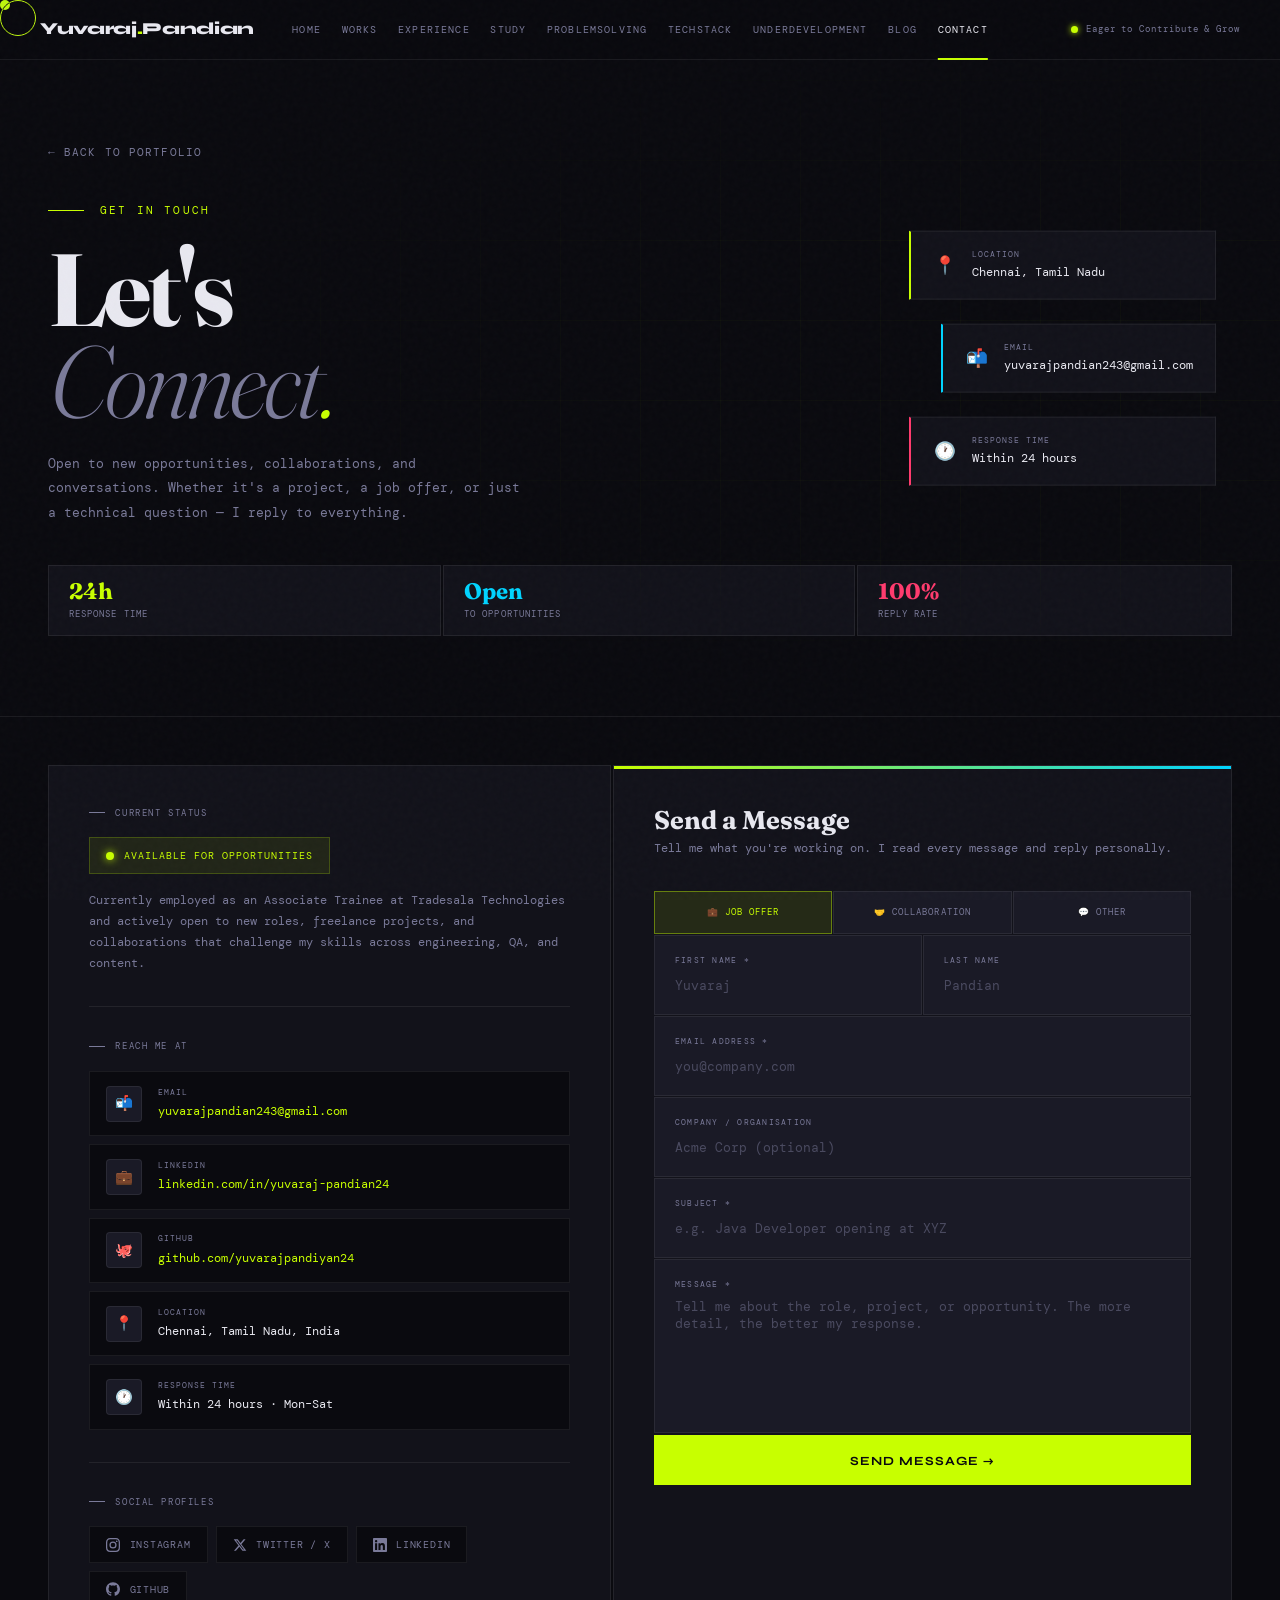
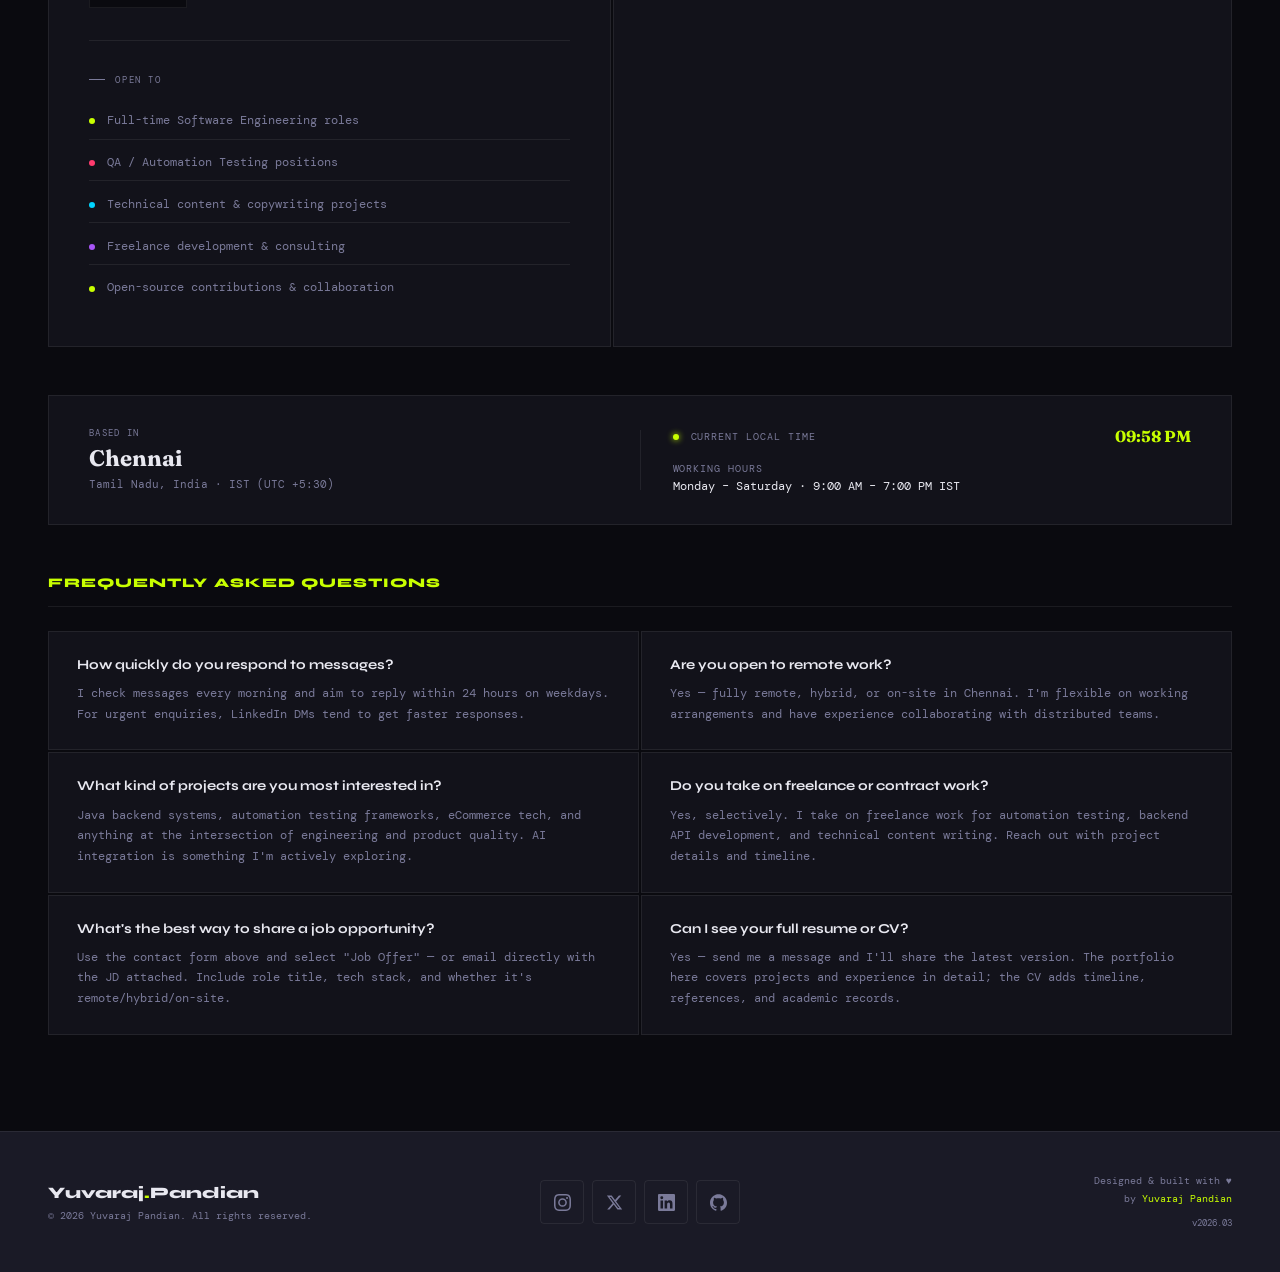
<file: contact.html>
<!DOCTYPE html>
<html lang="en">
<head>
<meta charset="UTF-8">
<meta name="viewport" content="width=device-width, initial-scale=1.0">
<title>Contact — Yuvaraj Pandian</title>
<link href="https://fonts.googleapis.com/css2?family=Syne:wght@400;600;700;800&family=DM+Mono:ital,wght@0,300;0,400;1,300&family=Fraunces:ital,opsz,wght@0,9..144,300;0,9..144,700;1,9..144,400&display=swap" rel="stylesheet">
<style>
/* ════════════════════════════════
   ROOT & RESET
════════════════════════════════ */
:root {
  --bg: #0a0a0f;
  --surface: #12121a;
  --surface2: #1a1a26;
  --accent1: #c8ff00;
  --accent2: #ff3b6e;
  --accent3: #00d4ff;
  --purple: #a855f7;
  --text: #e8e8f0;
  --text-dim: #7a7a99;
  --border: rgba(255,255,255,0.07);
}
*,*::before,*::after { box-sizing:border-box; margin:0; padding:0; }
html { scroll-behavior:smooth; overflow-x:hidden; }
body {
  background:var(--bg); color:var(--text);
  font-family:'DM Mono',monospace; font-size:14px; line-height:1.6;
}
body::before {
  content:''; position:fixed; inset:0;
  background-image:url("data:image/svg+xml,%3Csvg viewBox='0 0 200 200' xmlns='http://www.w3.org/2000/svg'%3E%3Cfilter id='n'%3E%3CfeTurbulence type='fractalNoise' baseFrequency='0.9' numOctaves='4' stitchTiles='stitch'/%3E%3C/filter%3E%3Crect width='100%25' height='100%25' filter='url(%23n)' opacity='1'/%3E%3C/svg%3E");
  opacity:0.022; pointer-events:none; z-index:9997;
}

/* ════════════════════════════════
   CURSOR (hover-only devices)
════════════════════════════════ */
.cursor,.cursor-ring { position:fixed; pointer-events:none; border-radius:50%; z-index:9999; display:none; }
@media (hover:hover) {
  .cursor { display:block; width:10px; height:10px; background:var(--accent1); mix-blend-mode:difference; transition:transform .15s ease; }
  .cursor-ring { display:block; width:36px; height:36px; border:1.5px solid var(--accent1); z-index:9998; mix-blend-mode:difference; transition:left .1s ease,top .1s ease,transform .3s ease; }
  body,a,button,.type-label { cursor:none; }
}

/* ════════════════════════════════
   NAV
════════════════════════════════ */
nav {
  position:fixed; top:0; left:0; right:0; z-index:300;
  display:flex; align-items:center; justify-content:space-between;
  padding:0 2.5rem; height:60px;
  background:rgba(10,10,15,.96); backdrop-filter:blur(24px);
  border-bottom:1px solid var(--border);
}
.nav-logo {
  font-family:'Syne',sans-serif; font-weight:800; font-size:1.05rem;
  letter-spacing:-.02em; color:var(--text); text-decoration:none; flex-shrink:0;
}
.nav-logo span { color:var(--accent1); }
.nav-links {
  display:flex; gap:0; list-style:none;
  position:absolute; left:50%; transform:translateX(-50%);
}
.nav-links a {
  color:var(--text-dim); text-decoration:none;
  font-family:'DM Mono',monospace; font-size:.6rem; letter-spacing:.12em; text-transform:uppercase;
  padding:0 .65rem; height:60px; display:flex; align-items:center;
  position:relative; transition:color .2s; white-space:nowrap;
}
.nav-links a::after {
  content:''; position:absolute; bottom:0; left:.65rem; right:.65rem;
  height:2px; background:var(--accent1); transform:scaleX(0);
  transform-origin:center; transition:transform .25s ease;
}
.nav-links a:hover { color:var(--text); }
.nav-links a:hover::after { transform:scaleX(1); }
.nav-links a.active { color:var(--text); }
.nav-links a.active::after { transform:scaleX(1); }
.nav-status {
  display:flex; align-items:center; gap:.5rem;
  font-family:'DM Mono',monospace; font-size:.58rem;
  letter-spacing:.1em; color:var(--text-dim); flex-shrink:0;
}
.status-dot {
  width:7px; height:7px; background:var(--accent1);
  border-radius:50%; box-shadow:0 0 6px var(--accent1); animation:pulse 2s infinite;
}
@keyframes pulse { 0%,100%{opacity:1;transform:scale(1);}50%{opacity:.5;transform:scale(.7);} }
.hamburger {
  display:none; flex-direction:column; gap:5px;
  background:none; border:none; padding:4px; cursor:pointer;
}
.hamburger span { display:block; width:22px; height:2px; background:var(--text); border-radius:2px; transition:all .3s; }
.hamburger.open span:nth-child(1) { transform:rotate(45deg) translate(5px,5px); }
.hamburger.open span:nth-child(2) { opacity:0; }
.hamburger.open span:nth-child(3) { transform:rotate(-45deg) translate(5px,-5px); }
.mobile-menu {
  display:none; position:fixed; inset:0; z-index:290;
  background:rgba(10,10,15,.98); backdrop-filter:blur(20px);
  flex-direction:column; align-items:center; justify-content:center; gap:.5rem;
}
.mobile-menu.open { display:flex; }
.mobile-menu a {
  font-family:'Syne',sans-serif; font-weight:700;
  font-size:clamp(1.4rem,6vw,2.2rem); color:var(--text-dim);
  text-decoration:none; text-transform:uppercase;
  padding:.4rem 1rem; transition:color .2s; letter-spacing:-.01em;
}
.mobile-menu a:hover,.mobile-menu a.active { color:var(--accent1); }
.mobile-menu-footer { position:absolute; bottom:2rem; font-size:.62rem; color:var(--text-dim); letter-spacing:.15em; text-align:center; }
@media (max-width:1200px) { .nav-status { display:none; } }
@media (max-width:960px)  { .nav-links { display:none; } .hamburger { display:flex; } }
@media (max-width:480px)  { nav { padding:0 1rem; } }

/* ════════════════════════════════
   HERO
════════════════════════════════ */
.contact-hero {
  padding:140px 3rem 80px;
  position:relative; overflow:hidden;
  border-bottom:1px solid var(--border);
}
.hero-grid {
  position:absolute; inset:0;
  background-image:
    linear-gradient(rgba(200,255,0,.025) 1px,transparent 1px),
    linear-gradient(90deg,rgba(200,255,0,.025) 1px,transparent 1px);
  background-size:80px 80px;
  mask-image:radial-gradient(ellipse at 80% 50%,black 25%,transparent 70%);
}
.hero-float {
  position:absolute; right:5%; top:50%; transform:translateY(-50%);
  display:flex; flex-direction:column; gap:1.5rem; pointer-events:none;
}
.hero-float-card {
  background:var(--surface); border:1px solid var(--border);
  padding:1rem 1.4rem; display:flex; align-items:center; gap:1rem;
  animation:floatcard 5s ease-in-out infinite;
}
.hero-float-card:nth-child(1) { border-left:2px solid var(--accent1); animation-delay:0s; }
.hero-float-card:nth-child(2) { border-left:2px solid var(--accent3); animation-delay:1.4s; margin-left:2rem; }
.hero-float-card:nth-child(3) { border-left:2px solid var(--accent2); animation-delay:2.8s; }
@keyframes floatcard { 0%,100%{transform:translateX(0);opacity:.6;} 50%{transform:translateX(-8px);opacity:1;} }
.hfc-icon { font-size:1.1rem; flex-shrink:0; }
.hfc-label { font-size:.52rem; letter-spacing:.12em; text-transform:uppercase; color:var(--text-dim); margin-bottom:.2rem; }
.hfc-val { font-size:.72rem; color:var(--text); }

.back-link {
  display:inline-flex; align-items:center; gap:.5rem;
  font-size:.7rem; letter-spacing:.1em; text-transform:uppercase;
  color:var(--text-dim); text-decoration:none; margin-bottom:2.5rem; transition:color .2s;
}
.back-link:hover { color:var(--accent1); }
.hero-eyebrow {
  font-size:.68rem; letter-spacing:.2em; text-transform:uppercase;
  color:var(--accent1); margin-bottom:1.5rem; display:flex; align-items:center; gap:1rem;
}
.hero-eyebrow::before { content:''; width:36px; height:1px; background:var(--accent1); }
.hero-title {
  font-family:'Fraunces',serif; font-size:clamp(2.8rem,8vw,7.5rem);
  font-weight:700; line-height:.9; letter-spacing:-.03em; margin-bottom:1.5rem;
}
.hero-title .italic { font-style:italic; font-weight:300; color:var(--text-dim); }
.hero-title .dot { color:var(--accent1); }
.hero-desc { max-width:480px; color:var(--text-dim); font-size:.83rem; line-height:1.85; margin-bottom:2.5rem; }
.contact-quick-stats { display:flex; gap:2px; flex-wrap:wrap; }
.cqs { padding:.85rem 1.25rem; border:1px solid var(--border); background:var(--surface); flex:1 1 auto; min-width:100px; }
.cqs-num { font-family:'Fraunces',serif; font-size:1.4rem; font-weight:700; line-height:1; color:var(--accent1); }
.cqs-num.c2 { color:var(--accent3); }
.cqs-num.c3 { color:var(--accent2); }
.cqs-label { font-size:.55rem; letter-spacing:.12em; text-transform:uppercase; color:var(--text-dim); margin-top:.3rem; }

/* ════════════════════════════════
   PAGE BODY
════════════════════════════════ */
.page-body { padding:3rem; }

/* ════════════════════════════════
   MAIN CONTACT GRID
════════════════════════════════ */
.contact-main-grid {
  display:grid; grid-template-columns:1fr 1.1fr; gap:2px;
  margin-bottom:3rem;
}

/* ── Left: Info panel ── */
.contact-info-panel {
  background:var(--surface); border:1px solid var(--border);
  padding:2.5rem; display:flex; flex-direction:column; gap:0;
}
.info-section { padding-bottom:2rem; margin-bottom:2rem; border-bottom:1px solid var(--border); }
.info-section:last-child { padding-bottom:0; margin-bottom:0; border-bottom:none; }
.info-section-label {
  font-size:.55rem; letter-spacing:.18em; text-transform:uppercase;
  color:var(--text-dim); margin-bottom:1.1rem; display:flex; align-items:center; gap:.65rem;
}
.info-section-label::before { content:''; width:16px; height:1px; background:var(--text-dim); }
.avail-badge {
  display:inline-flex; align-items:center; gap:.65rem;
  background:rgba(200,255,0,.08); border:1px solid rgba(200,255,0,.2);
  padding:.6rem 1rem; margin-bottom:1rem;
}
.avail-dot {
  width:8px; height:8px; border-radius:50%; background:var(--accent1);
  box-shadow:0 0 8px var(--accent1); animation:pulse 1.5s infinite; flex-shrink:0;
}
.avail-text { font-size:.62rem; letter-spacing:.1em; text-transform:uppercase; color:var(--accent1); }
.avail-desc { font-size:.75rem; color:var(--text-dim); line-height:1.75; }
.detail-list { display:flex; flex-direction:column; gap:.5rem; }
.detail-row {
  display:flex; align-items:center; gap:1rem;
  padding:.85rem 1rem; background:var(--bg);
  border:1px solid var(--border); transition:border-color .25s,background .25s;
  min-width:0;
}
.detail-row:hover { border-color:rgba(200,255,0,.25); background:var(--surface2); }
.detail-icon {
  width:36px; height:36px; background:var(--surface2);
  border-radius:4px; display:flex; align-items:center;
  justify-content:center; font-size:.9rem; flex-shrink:0;
  border:1px solid var(--border);
}
.detail-key { font-size:.52rem; letter-spacing:.12em; text-transform:uppercase; color:var(--text-dim); margin-bottom:.18rem; }
.detail-val { font-size:.78rem; color:var(--text); min-width:0; word-break:break-word; }
.detail-val a { color:var(--accent1); text-decoration:none; transition:color .2s; }
.detail-val a:hover { color:var(--text); }
.social-row { display:flex; gap:.5rem; flex-wrap:wrap; }
.soc-btn {
  display:flex; align-items:center; gap:.6rem;
  padding:.6rem 1rem; background:var(--bg);
  border:1px solid var(--border); text-decoration:none;
  color:var(--text-dim); font-size:.6rem; letter-spacing:.08em;
  text-transform:uppercase; transition:all .25s; position:relative; overflow:hidden;
}
.soc-btn::before { content:''; position:absolute; inset:0; opacity:0; transition:opacity .25s; }
.soc-btn.instagram::before { background:linear-gradient(135deg,#f09433,#e6683c,#dc2743,#cc2366,#bc1888); }
.soc-btn.twitter::before { background:#000; }
.soc-btn.linkedin::before { background:#0077b5; }
.soc-btn.github::before { background:#333; }
.soc-btn:hover::before { opacity:1; }
.soc-btn:hover { border-color:transparent; color:white; transform:translateY(-2px); }
.soc-btn svg { width:14px; height:14px; fill:currentColor; position:relative; z-index:1; flex-shrink:0; }
.soc-btn span { position:relative; z-index:1; }
.work-types { display:flex; flex-direction:column; gap:.4rem; }
.work-type-item {
  display:flex; align-items:center; gap:.75rem;
  font-size:.72rem; color:var(--text-dim); padding:.5rem 0;
  border-bottom:1px solid var(--border);
}
.work-type-item:last-child { border-bottom:none; }
.work-type-dot { width:6px; height:6px; border-radius:50%; flex-shrink:0; }

/* ── Right: Contact form ── */
.contact-form-panel {
  background:var(--surface); border:1px solid var(--border);
  padding:2.5rem; position:relative; overflow:hidden;
}
.contact-form-panel::before {
  content:''; position:absolute; top:0; left:0; right:0; height:3px;
  background:linear-gradient(90deg,var(--accent1),var(--accent3));
}
.form-panel-title { font-family:'Fraunces',serif; font-size:1.6rem; font-weight:700; margin-bottom:.4rem; line-height:1.1; }
.form-panel-sub { font-size:.72rem; color:var(--text-dim); margin-bottom:2rem; line-height:1.6; }
.contact-form { display:flex; flex-direction:column; gap:1px; }
.form-row { display:grid; grid-template-columns:1fr 1fr; gap:1px; }
.form-group {
  background:var(--surface2); padding:1.1rem 1.25rem;
  border:1px solid var(--border); transition:border-color .3s;
  position:relative;
}
.form-group:focus-within { border-color:rgba(200,255,0,.4); }
.form-group:focus-within .form-label { color:var(--accent1); }
.form-label { font-size:.52rem; letter-spacing:.15em; text-transform:uppercase; color:var(--text-dim); display:block; margin-bottom:.45rem; transition:color .2s; }
.form-input,.form-textarea {
  background:none; border:none; outline:none;
  color:var(--text); font-family:'DM Mono',monospace; font-size:.82rem;
  width:100%; resize:none;
}
.form-textarea { min-height:110px; }
.form-input::placeholder,.form-textarea::placeholder { color:var(--text-dim); opacity:.5; }
.type-row { display:grid; grid-template-columns:repeat(3,1fr); gap:1px; margin-bottom:1px; }
.type-option { display:none; }
.type-label {
  background:var(--surface2); border:1px solid var(--border);
  padding:.85rem .75rem; text-align:center;
  font-size:.55rem; letter-spacing:.12em; text-transform:uppercase;
  color:var(--text-dim); transition:all .2s; display:block;
}
.type-option:checked + .type-label {
  background:rgba(200,255,0,.1); border-color:rgba(200,255,0,.4); color:var(--accent1);
}
.type-label:hover { color:var(--text); background:var(--surface); }
.form-submit-row { display:flex; gap:1px; margin-top:1px; }
.form-submit {
  flex:1; background:var(--accent1); color:var(--bg); border:none;
  padding:1.1rem 2rem; font-family:'Syne',sans-serif; font-weight:700;
  font-size:.78rem; letter-spacing:.08em; text-transform:uppercase;
  transition:box-shadow .2s,transform .2s; position:relative; overflow:hidden;
  cursor:pointer;
}
.form-submit::after {
  content:''; position:absolute; inset:0;
  background:rgba(0,0,0,.1); opacity:0; transition:opacity .2s;
}
.form-submit:hover { box-shadow:0 8px 30px rgba(200,255,0,.35); transform:translateY(-1px); }
.form-submit:hover::after { opacity:1; }
.form-submit.sending { background:var(--accent3); color:var(--bg); }
.form-submit.success { background:var(--accent1); }
.form-submit.error { background:var(--accent2); color:white; }
.form-note {
  background:var(--surface2); border:1px solid var(--border);
  padding:1rem 1.25rem; display:flex; align-items:flex-start; gap:.75rem;
  font-size:.62rem; color:var(--text-dim); margin-top:1px;
}
.form-note-icon { font-size:1rem; flex-shrink:0; line-height:1.4; }

/* ════════════════════════════════
   FAQ SECTION
════════════════════════════════ */
.faq-section { margin-bottom:3rem; }
.faq-header {
  display:flex; align-items:center; gap:1rem; margin-bottom:1.5rem;
  padding-bottom:.75rem; border-bottom:1px solid var(--border);
}
.faq-title { font-family:'Syne',sans-serif; font-size:.82rem; font-weight:800; letter-spacing:.08em; text-transform:uppercase; color:var(--accent1); }
.faq-grid { display:grid; grid-template-columns:1fr 1fr; gap:2px; }
.faq-item {
  background:var(--surface); border:1px solid var(--border);
  padding:1.5rem 1.75rem; transition:border-color .3s,background .3s;
  position:relative; overflow:hidden;
}
.faq-item::before {
  content:''; position:absolute; top:0; left:0; right:0; height:2px;
  background:var(--accent1); transform:scaleX(0); transform-origin:left; transition:transform .4s;
}
.faq-item:hover::before { transform:scaleX(1); }
.faq-item:hover { border-color:rgba(200,255,0,.25); background:var(--surface2); }
.faq-q { font-family:'Syne',sans-serif; font-size:.85rem; font-weight:700; margin-bottom:.65rem; line-height:1.3; }
.faq-a { font-size:.72rem; color:var(--text-dim); line-height:1.8; }

/* ════════════════════════════════
   LOCATION STRIP
════════════════════════════════ */
.location-strip {
  background:var(--surface); border:1px solid var(--border);
  padding:1.75rem 2.5rem; display:grid;
  grid-template-columns:1fr auto 1fr; align-items:center; gap:2rem;
  margin-bottom:3rem;
}
.loc-left { display:flex; flex-direction:column; gap:.4rem; }
.loc-eyebrow { font-size:.55rem; letter-spacing:.15em; text-transform:uppercase; color:var(--text-dim); }
.loc-name { font-family:'Fraunces',serif; font-size:1.4rem; font-weight:700; color:var(--text); line-height:1; }
.loc-sub { font-size:.7rem; color:var(--text-dim); }
.loc-divider { width:1px; height:60px; background:var(--border); }
.loc-right { display:flex; flex-direction:column; gap:.75rem; }
.loc-time-row { display:flex; align-items:center; gap:.75rem; }
.loc-time-dot {
  width:6px; height:6px; border-radius:50%; background:var(--accent1);
  flex-shrink:0; box-shadow:0 0 6px var(--accent1); animation:pulse 2s infinite;
}
.loc-time-label { font-size:.6rem; letter-spacing:.1em; text-transform:uppercase; color:var(--text-dim); }
.loc-time-val { font-family:'Fraunces',serif; font-size:1rem; font-weight:700; color:var(--accent1); margin-left:auto; }
.loc-hours-label { font-size:.6rem; letter-spacing:.1em; text-transform:uppercase; color:var(--text-dim); }
.loc-hours-val { font-size:.75rem; color:var(--text); }

/* ════════════════════════════════
   FOOTER
════════════════════════════════ */
footer { background:var(--surface2); border-top:1px solid var(--border); padding:2.5rem 3rem; }
.footer-inner { display:grid; grid-template-columns:1fr auto 1fr; align-items:center; gap:2rem; }
.footer-brand { font-family:'Syne',sans-serif; font-weight:800; font-size:1rem; }
.footer-brand span { color:var(--accent1); }
.footer-copy { font-size:.62rem; color:var(--text-dim); margin-top:.2rem; }
.social-links { display:flex; gap:.5rem; justify-content:center; flex-wrap:wrap; }
.social-link {
  width:44px; height:44px; border:1px solid var(--border); border-radius:4px;
  display:flex; align-items:center; justify-content:center;
  text-decoration:none; color:var(--text-dim); transition:all .3s;
  position:relative; overflow:hidden;
}
.social-link::before { content:''; position:absolute; inset:0; opacity:0; transition:opacity .3s; }
.social-link.instagram::before { background:linear-gradient(135deg,#f09433,#e6683c,#dc2743,#cc2366,#bc1888); }
.social-link.twitter::before { background:#000; }
.social-link.linkedin::before { background:#0077b5; }
.social-link.github::before { background:#333; }
.social-link:hover::before { opacity:1; }
.social-link:hover { border-color:transparent; color:white; transform:translateY(-3px); box-shadow:0 8px 20px rgba(0,0,0,.3); }
.social-link svg { width:17px; height:17px; position:relative; z-index:1; fill:currentColor; }
.footer-right { text-align:right; font-size:.62rem; color:var(--text-dim); line-height:1.85; }
.footer-right a { color:var(--accent1); text-decoration:none; }

/* ════════════════════════════════
   SCROLL REVEAL
════════════════════════════════ */
.reveal { opacity:0; transform:translateY(24px); transition:opacity .6s ease,transform .6s ease; }
.reveal.visible { opacity:1; transform:none; }
.reveal-delay-1 { transition-delay:.1s; }
.reveal-delay-2 { transition-delay:.2s; }
.reveal-delay-3 { transition-delay:.3s; }

/* ════════════════════════════════
   RESPONSIVE — 1100px
════════════════════════════════ */
@media (max-width:1100px) {
  .contact-main-grid { grid-template-columns:1fr; }
  .faq-grid { grid-template-columns:1fr; }
  .location-strip { grid-template-columns:1fr 1fr; }
  .loc-divider { display:none; }
  .footer-inner { grid-template-columns:1fr auto; }
  .footer-right { display:none; }
}

/* ════════════════════════════════
   RESPONSIVE — 768px
════════════════════════════════ */
@media (max-width:768px) {
  nav { padding:0 1.25rem; }
  .contact-hero { padding:110px 1.25rem 50px; }
  .page-body { padding:1.25rem; }
  footer { padding:2rem 1.25rem; }

  .hero-title { font-size:clamp(2.4rem,11vw,4.5rem); }
  .hero-desc { font-size:.8rem; }
  .hero-float { display:none; }

  .contact-info-panel { padding:1.5rem; }
  .contact-form-panel { padding:1.5rem; }

  .form-row { grid-template-columns:1fr; }
  .type-row { grid-template-columns:1fr 1fr; }
  .form-submit-row { flex-direction:column; }
  .form-submit { width:100%; text-align:center; }

  .contact-main-grid { margin-bottom:1.5rem; }
  .faq-section { margin-bottom:1.5rem; }

  .location-strip {
    grid-template-columns:1fr;
    padding:1.5rem;
    gap:1.25rem;
  }
  .loc-divider { display:none; }

  .footer-inner { grid-template-columns:1fr; text-align:center; gap:1.25rem; }
  .footer-right { display:none; }

  .faq-item { padding:1.1rem 1.25rem; }
}

/* ════════════════════════════════
   RESPONSIVE — 480px
════════════════════════════════ */
@media (max-width:480px) {
  .contact-hero { padding:100px 1rem 40px; }
  .page-body { padding:1rem; }
  footer { padding:1.5rem 1rem; }

  .hero-title { font-size:clamp(2.2rem,13vw,3.5rem); }
  .hero-eyebrow { font-size:.6rem; }
  .back-link { font-size:.62rem; }

  .contact-quick-stats { gap:1px; }
  .cqs { padding:.7rem 1rem; }
  .cqs-num { font-size:1.2rem; }

  .type-row { grid-template-columns:1fr; }
  .type-label { padding:.75rem .5rem; font-size:.52rem; }

  .contact-info-panel { padding:1rem; }
  .contact-form-panel { padding:1rem; }

  .form-group { padding:.9rem 1rem; }
  .form-panel-title { font-size:1.3rem; }
  .form-panel-sub { margin-bottom:1.25rem; }

  .detail-row { padding:.75rem .85rem; gap:.75rem; }
  .detail-icon { width:30px; height:30px; font-size:.8rem; }

  .social-row { gap:.4rem; }
  .soc-btn { padding:.55rem .75rem; font-size:.55rem; }

  .faq-item { padding:1rem; }
  .faq-q { font-size:.8rem; }

  .location-strip { padding:1rem; }
  .loc-name { font-size:1.1rem; }

  .footer-inner { gap:1rem; }
  .social-links { gap:.4rem; }
  .social-link { width:40px; height:40px; }
}

/* ════════════════════════════════
   RESPONSIVE — 360px (very small)
════════════════════════════════ */
@media (max-width:360px) {
  .hero-title { font-size:2rem; }
  .soc-btn span { display:none; }
  .soc-btn { padding:.55rem .75rem; }
  .detail-val { font-size:.7rem; }
}
</style>
</head>
<body>

<div class="cursor" id="cursor"></div>
<div class="cursor-ring" id="cursorRing"></div>

<!-- ══ NAV ══ -->
<nav>
  <a href="index.html" class="nav-logo">Yuvaraj<span>.</span>Pandian</a>
  <ul class="nav-links">
    <li><a href="index.html">Home</a></li>
    <li><a href="works.html">Works</a></li>
    <li><a href="experience.html">Experience</a></li>
    <li><a href="study.html">Study</a></li>
    <li><a href="problemsolving.html">ProblemSolving</a></li>
    <li><a href="techstack.html">TechStack</a></li>
    <li><a href="underdevelopment.html">UnderDevelopment</a></li>
    <li><a href="blog.html">Blog</a></li>
    <li><a href="contact.html" class="active">Contact</a></li>
  </ul>
  <div class="nav-status"><div class="status-dot"></div>Eager to Contribute &amp; Grow</div>
  <button class="hamburger" id="hamburger" aria-label="Menu"><span></span><span></span><span></span></button>
</nav>
<div class="mobile-menu" id="mobileMenu">
  <a href="index.html">Home</a>
  <a href="works.html">Works</a>
  <a href="experience.html">Experience</a>
  <a href="study.html">Study</a>
  <a href="problemsolving.html">ProblemSolving</a>
  <a href="techstack.html">TechStack</a>
  <a href="underdevelopment.html">UnderDevelopment</a>
  <a href="blog.html">Blog</a>
  <a href="contact.html" class="active">Contact</a>
  <div class="mobile-menu-footer">Eager to Contribute &amp; Grow ●</div>
</div>

<!-- ══ HERO ══ -->
<div class="contact-hero">
  <div class="hero-grid"></div>

  <div class="hero-float">
    <div class="hero-float-card">
      <div class="hfc-icon">📍</div>
      <div><div class="hfc-label">Location</div><div class="hfc-val">Chennai, Tamil Nadu</div></div>
    </div>
    <div class="hero-float-card">
      <div class="hfc-icon">📬</div>
      <div><div class="hfc-label">Email</div><div class="hfc-val">yuvarajpandian243@gmail.com</div></div>
    </div>
    <div class="hero-float-card">
      <div class="hfc-icon">🕐</div>
      <div><div class="hfc-label">Response Time</div><div class="hfc-val">Within 24 hours</div></div>
    </div>
  </div>

  <a href="index.html" class="back-link reveal">← Back to Portfolio</a>
  <div class="hero-eyebrow reveal">Get in Touch</div>
  <h1 class="hero-title reveal">
    <div>Let's</div>
    <div class="italic">Connect<span class="dot">.</span></div>
  </h1>
  <p class="hero-desc reveal reveal-delay-1">
    Open to new opportunities, collaborations, and conversations. Whether it's a project, a job offer, or just a technical question — I reply to everything.
  </p>
  <div class="contact-quick-stats reveal reveal-delay-2">
    <div class="cqs"><div class="cqs-num">24h</div><div class="cqs-label">Response Time</div></div>
    <div class="cqs"><div class="cqs-num c2">Open</div><div class="cqs-label">To Opportunities</div></div>
    <div class="cqs"><div class="cqs-num c3">100%</div><div class="cqs-label">Reply Rate</div></div>
  </div>
</div>

<!-- ══ PAGE BODY ══ -->
<div class="page-body">

  <div class="contact-main-grid">

    <!-- ── Left: Info Panel ── -->
    <div class="contact-info-panel reveal">

      <div class="info-section">
        <div class="info-section-label">Current Status</div>
        <div class="avail-badge">
          <div class="avail-dot"></div>
          <span class="avail-text">Available for Opportunities</span>
        </div>
        <p class="avail-desc">
          Currently employed as an Associate Trainee at Tradesala Technologies and actively open to new roles, freelance projects, and collaborations that challenge my skills across engineering, QA, and content.
        </p>
      </div>

      <div class="info-section">
        <div class="info-section-label">Reach Me At</div>
        <div class="detail-list">
          <div class="detail-row">
            <div class="detail-icon">📬</div>
            <div style="min-width:0">
              <div class="detail-key">Email</div>
              <div class="detail-val"><a href="mailto:yuvarajpandian243@gmail.com">yuvarajpandian243@gmail.com</a></div>
            </div>
          </div>
          <div class="detail-row">
            <div class="detail-icon">💼</div>
            <div style="min-width:0">
              <div class="detail-key">LinkedIn</div>
              <div class="detail-val"><a href="https://www.linkedin.com/in/yuvaraj-pandian24" target="_blank" rel="noopener">linkedin.com/in/yuvaraj-pandian24</a></div>
            </div>
          </div>
          <div class="detail-row">
            <div class="detail-icon">🐙</div>
            <div style="min-width:0">
              <div class="detail-key">GitHub</div>
              <div class="detail-val"><a href="https://github.com/yuvarajpandiyan24" target="_blank" rel="noopener">github.com/yuvarajpandiyan24</a></div>
            </div>
          </div>
          <div class="detail-row">
            <div class="detail-icon">📍</div>
            <div style="min-width:0">
              <div class="detail-key">Location</div>
              <div class="detail-val">Chennai, Tamil Nadu, India</div>
            </div>
          </div>
          <div class="detail-row">
            <div class="detail-icon">🕐</div>
            <div style="min-width:0">
              <div class="detail-key">Response Time</div>
              <div class="detail-val">Within 24 hours · Mon–Sat</div>
            </div>
          </div>
        </div>
      </div>

      <div class="info-section">
        <div class="info-section-label">Social Profiles</div>
        <div class="social-row">
          <a href="https://www.instagram.com/_yuviii_24?igsh=bW5mMjdrZ2lhbjRx" target="_blank" rel="noopener" class="soc-btn instagram">
            <svg viewBox="0 0 24 24"><path d="M12 2.163c3.204 0 3.584.012 4.85.07 3.252.148 4.771 1.691 4.919 4.919.058 1.265.069 1.645.069 4.849 0 3.205-.012 3.584-.069 4.849-.149 3.225-1.664 4.771-4.919 4.919-1.266.058-1.644.07-4.85.07-3.204 0-3.584-.012-4.849-.07-3.26-.149-4.771-1.699-4.919-4.92-.058-1.265-.07-1.644-.07-4.849 0-3.204.013-3.583.07-4.849.149-3.227 1.664-4.771 4.919-4.919 1.266-.057 1.645-.069 4.849-.069zM12 0C8.741 0 8.333.014 7.053.072 2.695.272.273 2.69.073 7.052.014 8.333 0 8.741 0 12c0 3.259.014 3.668.072 4.948.2 4.358 2.618 6.78 6.98 6.98C8.333 23.986 8.741 24 12 24c3.259 0 3.668-.014 4.948-.072 4.354-.2 6.782-2.618 6.979-6.98.059-1.28.073-1.689.073-4.948 0-3.259-.014-3.667-.072-4.947-.196-4.354-2.617-6.78-6.979-6.98C15.668.014 15.259 0 12 0zm0 5.838a6.162 6.162 0 100 12.324 6.162 6.162 0 000-12.324zM12 16a4 4 0 110-8 4 4 0 010 8zm6.406-11.845a1.44 1.44 0 100 2.881 1.44 1.44 0 000-2.881z"/></svg>
            <span>Instagram</span>
          </a>
          <a href="https://x.com/Yuvaraj241003" target="_blank" rel="noopener" class="soc-btn twitter">
            <svg viewBox="0 0 24 24"><path d="M18.244 2.25h3.308l-7.227 8.26 8.502 11.24H16.17l-5.214-6.817L4.99 21.75H1.68l7.73-8.835L1.254 2.25H8.08l4.713 6.231zm-1.161 17.52h1.833L7.084 4.126H5.117z"/></svg>
            <span>Twitter / X</span>
          </a>
          <a href="https://www.linkedin.com/in/yuvaraj-pandian24" target="_blank" rel="noopener" class="soc-btn linkedin">
            <svg viewBox="0 0 24 24"><path d="M20.447 20.452h-3.554v-5.569c0-1.328-.027-3.037-1.852-3.037-1.853 0-2.136 1.445-2.136 2.939v5.667H9.351V9h3.414v1.561h.046c.477-.9 1.637-1.85 3.37-1.85 3.601 0 4.267 2.37 4.267 5.455v6.286zM5.337 7.433a2.062 2.062 0 01-2.063-2.065 2.064 2.064 0 112.063 2.065zm1.782 13.019H3.555V9h3.564v11.452zM22.225 0H1.771C.792 0 0 .774 0 1.729v20.542C0 23.227.792 24 1.771 24h20.451C23.2 24 24 23.227 24 22.271V1.729C24 .774 23.2 0 22.222 0h.003z"/></svg>
            <span>LinkedIn</span>
          </a>
          <a href="https://github.com/yuvarajpandiyan24" target="_blank" rel="noopener" class="soc-btn github">
            <svg viewBox="0 0 24 24"><path d="M12 .297c-6.63 0-12 5.373-12 12 0 5.303 3.438 9.8 8.205 11.385.6.113.82-.258.82-.577 0-.285-.01-1.04-.015-2.04-3.338.724-4.042-1.61-4.042-1.61C4.422 18.07 3.633 17.7 3.633 17.7c-1.087-.744.084-.729.084-.729 1.205.084 1.838 1.236 1.838 1.236 1.07 1.835 2.809 1.305 3.495.998.108-.776.417-1.305.76-1.605-2.665-.3-5.466-1.332-5.466-5.93 0-1.31.465-2.38 1.235-3.22-.135-.303-.54-1.523.105-3.176 0 0 1.005-.322 3.3 1.23.96-.267 1.98-.399 3-.405 1.02.006 2.04.138 3 .405 2.28-1.552 3.285-1.23 3.285-1.23.645 1.653.24 2.873.12 3.176.765.84 1.23 1.91 1.23 3.22 0 4.61-2.805 5.625-5.475 5.92.42.36.81 1.096.81 2.22 0 1.606-.015 2.896-.015 3.286 0 .315.21.69.825.57C20.565 22.092 24 17.592 24 12.297c0-6.627-5.373-12-12-12"/></svg>
            <span>GitHub</span>
          </a>
        </div>
      </div>

      <div class="info-section">
        <div class="info-section-label">Open To</div>
        <div class="work-types">
          <div class="work-type-item"><div class="work-type-dot" style="background:var(--accent1)"></div>Full-time Software Engineering roles</div>
          <div class="work-type-item"><div class="work-type-dot" style="background:var(--accent2)"></div>QA / Automation Testing positions</div>
          <div class="work-type-item"><div class="work-type-dot" style="background:var(--accent3)"></div>Technical content &amp; copywriting projects</div>
          <div class="work-type-item"><div class="work-type-dot" style="background:var(--purple)"></div>Freelance development &amp; consulting</div>
          <div class="work-type-item"><div class="work-type-dot" style="background:var(--accent1)"></div>Open-source contributions &amp; collaboration</div>
        </div>
      </div>

    </div>

    <!-- ── Right: Form Panel ── -->
    <div class="contact-form-panel reveal reveal-delay-1">
      <h2 class="form-panel-title">Send a Message</h2>
      <p class="form-panel-sub">Tell me what you're working on. I read every message and reply personally.</p>

      <div class="type-row">
        <input type="radio" name="enquiry" id="type-job" class="type-option" value="Job Offer" checked>
        <label for="type-job" class="type-label">💼 Job Offer</label>
        <input type="radio" name="enquiry" id="type-collab" class="type-option" value="Collaboration">
        <label for="type-collab" class="type-label">🤝 Collaboration</label>
        <input type="radio" name="enquiry" id="type-other" class="type-option" value="Other">
        <label for="type-other" class="type-label">💬 Other</label>
      </div>

      <div class="contact-form">
        <div class="form-row">
          <div class="form-group">
            <label class="form-label" for="cf-fname">First Name *</label>
            <input type="text" class="form-input" id="cf-fname" placeholder="Yuvaraj" autocomplete="given-name">
          </div>
          <div class="form-group">
            <label class="form-label" for="cf-lname">Last Name</label>
            <input type="text" class="form-input" id="cf-lname" placeholder="Pandian" autocomplete="family-name">
          </div>
        </div>
        <div class="form-group">
          <label class="form-label" for="cf-email">Email Address *</label>
          <input type="email" class="form-input" id="cf-email" placeholder="you@company.com" autocomplete="email" inputmode="email">
        </div>
        <div class="form-group">
          <label class="form-label" for="cf-company">Company / Organisation</label>
          <input type="text" class="form-input" id="cf-company" placeholder="Acme Corp (optional)" autocomplete="organization">
        </div>
        <div class="form-group">
          <label class="form-label" for="cf-subject">Subject *</label>
          <input type="text" class="form-input" id="cf-subject" placeholder="e.g. Java Developer opening at XYZ">
        </div>
        <div class="form-group">
          <label class="form-label" for="cf-message">Message *</label>
          <textarea class="form-textarea form-input" id="cf-message" placeholder="Tell me about the role, project, or opportunity. The more detail, the better my response."></textarea>
        </div>
        <div class="form-submit-row">
          <button type="button" class="form-submit" id="cfSubmitBtn">Send Message →</button>
        </div>
        <div class="form-note" id="formNote" style="display:none;">
          <span class="form-note-icon" id="formNoteIcon"></span>
          <span id="formNoteText"></span>
        </div>
      </div>
    </div>

  </div>

  <!-- Location strip -->
  <div class="location-strip reveal">
    <div class="loc-left">
      <div class="loc-eyebrow">Based in</div>
      <div class="loc-name">Chennai</div>
      <div class="loc-sub">Tamil Nadu, India · IST (UTC +5:30)</div>
    </div>
    <div class="loc-divider"></div>
    <div class="loc-right">
      <div class="loc-time-row">
        <div class="loc-time-dot"></div>
        <div class="loc-time-label">Current Local Time</div>
        <div class="loc-time-val" id="localTime">--:--</div>
      </div>
      <div>
        <div class="loc-hours-label">Working Hours</div>
        <div class="loc-hours-val">Monday – Saturday · 9:00 AM – 7:00 PM IST</div>
      </div>
    </div>
  </div>

  <!-- FAQ -->
  <div class="faq-section reveal">
    <div class="faq-header">
      <div class="faq-title">Frequently Asked Questions</div>
    </div>
    <div class="faq-grid">
      <div class="faq-item">
        <div class="faq-q">How quickly do you respond to messages?</div>
        <p class="faq-a">I check messages every morning and aim to reply within 24 hours on weekdays. For urgent enquiries, LinkedIn DMs tend to get faster responses.</p>
      </div>
      <div class="faq-item">
        <div class="faq-q">Are you open to remote work?</div>
        <p class="faq-a">Yes — fully remote, hybrid, or on-site in Chennai. I'm flexible on working arrangements and have experience collaborating with distributed teams.</p>
      </div>
      <div class="faq-item">
        <div class="faq-q">What kind of projects are you most interested in?</div>
        <p class="faq-a">Java backend systems, automation testing frameworks, eCommerce tech, and anything at the intersection of engineering and product quality. AI integration is something I'm actively exploring.</p>
      </div>
      <div class="faq-item">
        <div class="faq-q">Do you take on freelance or contract work?</div>
        <p class="faq-a">Yes, selectively. I take on freelance work for automation testing, backend API development, and technical content writing. Reach out with project details and timeline.</p>
      </div>
      <div class="faq-item">
        <div class="faq-q">What's the best way to share a job opportunity?</div>
        <p class="faq-a">Use the contact form above and select "Job Offer" — or email directly with the JD attached. Include role title, tech stack, and whether it's remote/hybrid/on-site.</p>
      </div>
      <div class="faq-item">
        <div class="faq-q">Can I see your full resume or CV?</div>
        <p class="faq-a">Yes — send me a message and I'll share the latest version. The portfolio here covers projects and experience in detail; the CV adds timeline, references, and academic records.</p>
      </div>
    </div>
  </div>

</div>

<!-- ══ FOOTER ══ -->
<footer>
  <div class="footer-inner">
    <div>
      <div class="footer-brand">Yuvaraj<span>.</span>Pandian</div>
      <div class="footer-copy">© 2026 Yuvaraj Pandian. All rights reserved.</div>
    </div>
    <div class="social-links">
      <a href="https://www.instagram.com/_yuviii_24?igsh=bW5mMjdrZ2lhbjRx" target="_blank" rel="noopener" class="social-link instagram">
        <svg viewBox="0 0 24 24"><path d="M12 2.163c3.204 0 3.584.012 4.85.07 3.252.148 4.771 1.691 4.919 4.919.058 1.265.069 1.645.069 4.849 0 3.205-.012 3.584-.069 4.849-.149 3.225-1.664 4.771-4.919 4.919-1.266.058-1.644.07-4.85.07-3.204 0-3.584-.012-4.849-.07-3.26-.149-4.771-1.699-4.919-4.92-.058-1.265-.07-1.644-.07-4.849 0-3.204.013-3.583.07-4.849.149-3.227 1.664-4.771 4.919-4.919 1.266-.057 1.645-.069 4.849-.069zM12 0C8.741 0 8.333.014 7.053.072 2.695.272.273 2.69.073 7.052.014 8.333 0 8.741 0 12c0 3.259.014 3.668.072 4.948.2 4.358 2.618 6.78 6.98 6.98C8.333 23.986 8.741 24 12 24c3.259 0 3.668-.014 4.948-.072 4.354-.2 6.782-2.618 6.979-6.98.059-1.28.073-1.689.073-4.948 0-3.259-.014-3.667-.072-4.947-.196-4.354-2.617-6.78-6.979-6.98C15.668.014 15.259 0 12 0zm0 5.838a6.162 6.162 0 100 12.324 6.162 6.162 0 000-12.324zM12 16a4 4 0 110-8 4 4 0 010 8zm6.406-11.845a1.44 1.44 0 100 2.881 1.44 1.44 0 000-2.881z"/></svg>
      </a>
      <a href="https://x.com/Yuvaraj241003" target="_blank" rel="noopener" class="social-link twitter">
        <svg viewBox="0 0 24 24"><path d="M18.244 2.25h3.308l-7.227 8.26 8.502 11.24H16.17l-5.214-6.817L4.99 21.75H1.68l7.73-8.835L1.254 2.25H8.08l4.713 6.231zm-1.161 17.52h1.833L7.084 4.126H5.117z"/></svg>
      </a>
      <a href="https://www.linkedin.com/in/yuvaraj-pandian24" target="_blank" rel="noopener" class="social-link linkedin">
        <svg viewBox="0 0 24 24"><path d="M20.447 20.452h-3.554v-5.569c0-1.328-.027-3.037-1.852-3.037-1.853 0-2.136 1.445-2.136 2.939v5.667H9.351V9h3.414v1.561h.046c.477-.9 1.637-1.85 3.37-1.85 3.601 0 4.267 2.37 4.267 5.455v6.286zM5.337 7.433a2.062 2.062 0 01-2.063-2.065 2.064 2.064 0 112.063 2.065zm1.782 13.019H3.555V9h3.564v11.452zM22.225 0H1.771C.792 0 0 .774 0 1.729v20.542C0 23.227.792 24 1.771 24h20.451C23.2 24 24 23.227 24 22.271V1.729C24 .774 23.2 0 22.222 0h.003z"/></svg>
      </a>
      <a href="https://github.com/yuvarajpandiyan24" target="_blank" rel="noopener" class="social-link github">
        <svg viewBox="0 0 24 24"><path d="M12 .297c-6.63 0-12 5.373-12 12 0 5.303 3.438 9.8 8.205 11.385.6.113.82-.258.82-.577 0-.285-.01-1.04-.015-2.04-3.338.724-4.042-1.61-4.042-1.61C4.422 18.07 3.633 17.7 3.633 17.7c-1.087-.744.084-.729.084-.729 1.205.084 1.838 1.236 1.838 1.236 1.07 1.835 2.809 1.305 3.495.998.108-.776.417-1.305.76-1.605-2.665-.3-5.466-1.332-5.466-5.93 0-1.31.465-2.38 1.235-3.22-.135-.303-.54-1.523.105-3.176 0 0 1.005-.322 3.3 1.23.96-.267 1.98-.399 3-.405 1.02.006 2.04.138 3 .405 2.28-1.552 3.285-1.23 3.285-1.23.645 1.653.24 2.873.12 3.176.765.84 1.23 1.91 1.23 3.22 0 4.61-2.805 5.625-5.475 5.92.42.36.81 1.096.81 2.22 0 1.606-.015 2.896-.015 3.286 0 .315.21.69.825.57C20.565 22.092 24 17.592 24 12.297c0-6.627-5.373-12-12-12"/></svg>
      </a>
    </div>
    <div class="footer-right">
      <div>Designed &amp; built with ♥</div>
      <div>by <a href="index.html">Yuvaraj Pandian</a></div>
      <div style="margin-top:.4rem;font-size:.58rem;">v2026.03</div>
    </div>
  </div>
</footer>

<script>
/* ── Cursor ── */
const cursor = document.getElementById('cursor');
const ring   = document.getElementById('cursorRing');
if (window.matchMedia('(hover: hover)').matches) {
  document.addEventListener('mousemove', e => {
    cursor.style.left = (e.clientX - 5) + 'px';
    cursor.style.top  = (e.clientY - 5) + 'px';
    ring.style.left   = (e.clientX - 18) + 'px';
    ring.style.top    = (e.clientY - 18) + 'px';
  });
  document.querySelectorAll('a, button, .faq-item, .detail-row').forEach(el => {
    el.addEventListener('mouseenter', () => { cursor.style.transform = 'scale(2)'; ring.style.transform = 'scale(1.5)'; });
    el.addEventListener('mouseleave', () => { cursor.style.transform = 'scale(1)'; ring.style.transform = 'scale(1)'; });
  });
}

/* ── Hamburger ── */
const hamburger  = document.getElementById('hamburger');
const mobileMenu = document.getElementById('mobileMenu');
hamburger.addEventListener('click', () => {
  hamburger.classList.toggle('open');
  mobileMenu.classList.toggle('open');
  document.body.style.overflow = mobileMenu.classList.contains('open') ? 'hidden' : '';
});
document.querySelectorAll('.mobile-menu a').forEach(l => l.addEventListener('click', () => {
  hamburger.classList.remove('open');
  mobileMenu.classList.remove('open');
  document.body.style.overflow = '';
}));

/* ── Scroll Reveal ── */
const obs = new IntersectionObserver(entries => {
  entries.forEach(e => { if (e.isIntersecting) e.target.classList.add('visible'); });
}, { threshold: 0.07, rootMargin: '0px 0px -30px 0px' });
document.querySelectorAll('.reveal').forEach(el => obs.observe(el));

/* ── Live Chennai time ── */
function updateTime() {
  const el = document.getElementById('localTime');
  if (!el) return;
  const now = new Date();
  const ist = new Date(now.toLocaleString('en-US', { timeZone: 'Asia/Kolkata' }));
  const h12 = (ist.getHours() % 12 || 12).toString().padStart(2, '0');
  const m   = ist.getMinutes().toString().padStart(2, '0');
  const ampm= ist.getHours() >= 12 ? 'PM' : 'AM';
  el.textContent = `${h12}:${m} ${ampm}`;
}
updateTime();
setInterval(updateTime, 10000);

/* ── Contact Form ── */
document.getElementById('cfSubmitBtn').addEventListener('click', async () => {
  const fname   = document.getElementById('cf-fname').value.trim();
  const lname   = document.getElementById('cf-lname').value.trim();
  const email   = document.getElementById('cf-email').value.trim();
  const company = document.getElementById('cf-company').value.trim();
  const subject = document.getElementById('cf-subject').value.trim();
  const message = document.getElementById('cf-message').value.trim();
  const enquiry = document.querySelector('input[name="enquiry"]:checked')?.value || 'General';
  const btn     = document.getElementById('cfSubmitBtn');
  const note    = document.getElementById('formNote');
  const noteIcon= document.getElementById('formNoteIcon');
  const noteText= document.getElementById('formNoteText');

  function showNote(icon, text) {
    note.style.display = 'flex';
    noteIcon.textContent = icon;
    noteText.textContent = text;
  }
  function resetBtn() {
    btn.textContent = 'Send Message →';
    btn.className = 'form-submit';
    btn.disabled = false;
    note.style.display = 'none';
  }

  if (!fname || !email || !subject || !message) {
    btn.className = 'form-submit error';
    btn.textContent = 'Fill required fields ✗';
    showNote('⚠️', 'First name, email, subject and message are required.');
    setTimeout(resetBtn, 3000); return;
  }
  if (!email.includes('@') || !email.includes('.')) {
    btn.className = 'form-submit error';
    btn.textContent = 'Invalid email ✗';
    showNote('⚠️', 'Please enter a valid email address.');
    setTimeout(resetBtn, 3000); return;
  }

  btn.textContent = 'Sending…';
  btn.className = 'form-submit sending';
  btn.disabled = true;
  note.style.display = 'none';

  try {
    const res = await fetch('https://yuvarajpandian-api.yuvarajpandian243.workers.dev/api/contact', {
      method: 'POST',
      headers: { 'Content-Type': 'application/json' },
      body: JSON.stringify({
        name:    (fname + ' ' + lname).trim(),
        email:   email,
        company: company || null,
        subject: subject,
        enquiry: enquiry,
        message: message,
        source:  'contact-page'
      })
    });

    const data = await res.json().catch(() => ({}));

    if (res.ok) {
      // ── Save to admin inbox ──
      if (typeof submitToAdmin === 'function') {
        submitToAdmin((fname + ' ' + lname).trim(), email, subject, message);
      }
      // ── End admin save ──
      btn.textContent = 'Message Sent! ✓';
      btn.className = 'form-submit success';
      showNote('✅', 'Thanks ' + fname + '! I\'ll reply to ' + email + ' within 24 hours.');
      ['cf-fname','cf-lname','cf-email','cf-company','cf-subject','cf-message'].forEach(id => {
        const el = document.getElementById(id); if (el) el.value = '';
      });
      document.getElementById('type-job').checked = true;
      setTimeout(resetBtn, 6000);
    } else {
      btn.className = 'form-submit error';
      btn.textContent = 'Error (' + res.status + ') ✗';
      showNote('⚠️', 'Something went wrong. Try emailing yuvarajpandian243@gmail.com directly.');
      setTimeout(resetBtn, 4000);
    }
  } catch (err) {
    btn.className = 'form-submit error';
    btn.textContent = 'Network error ✗';
    showNote('⚠️', 'Connection failed. Please email yuvarajpandian243@gmail.com directly.');
    setTimeout(resetBtn, 4000);
  } finally {
    btn.disabled = false;
  }
});
</script>
   <script src="yuvaraj-portfolio-bridge.js"></script>
</body>
</html>
</file>
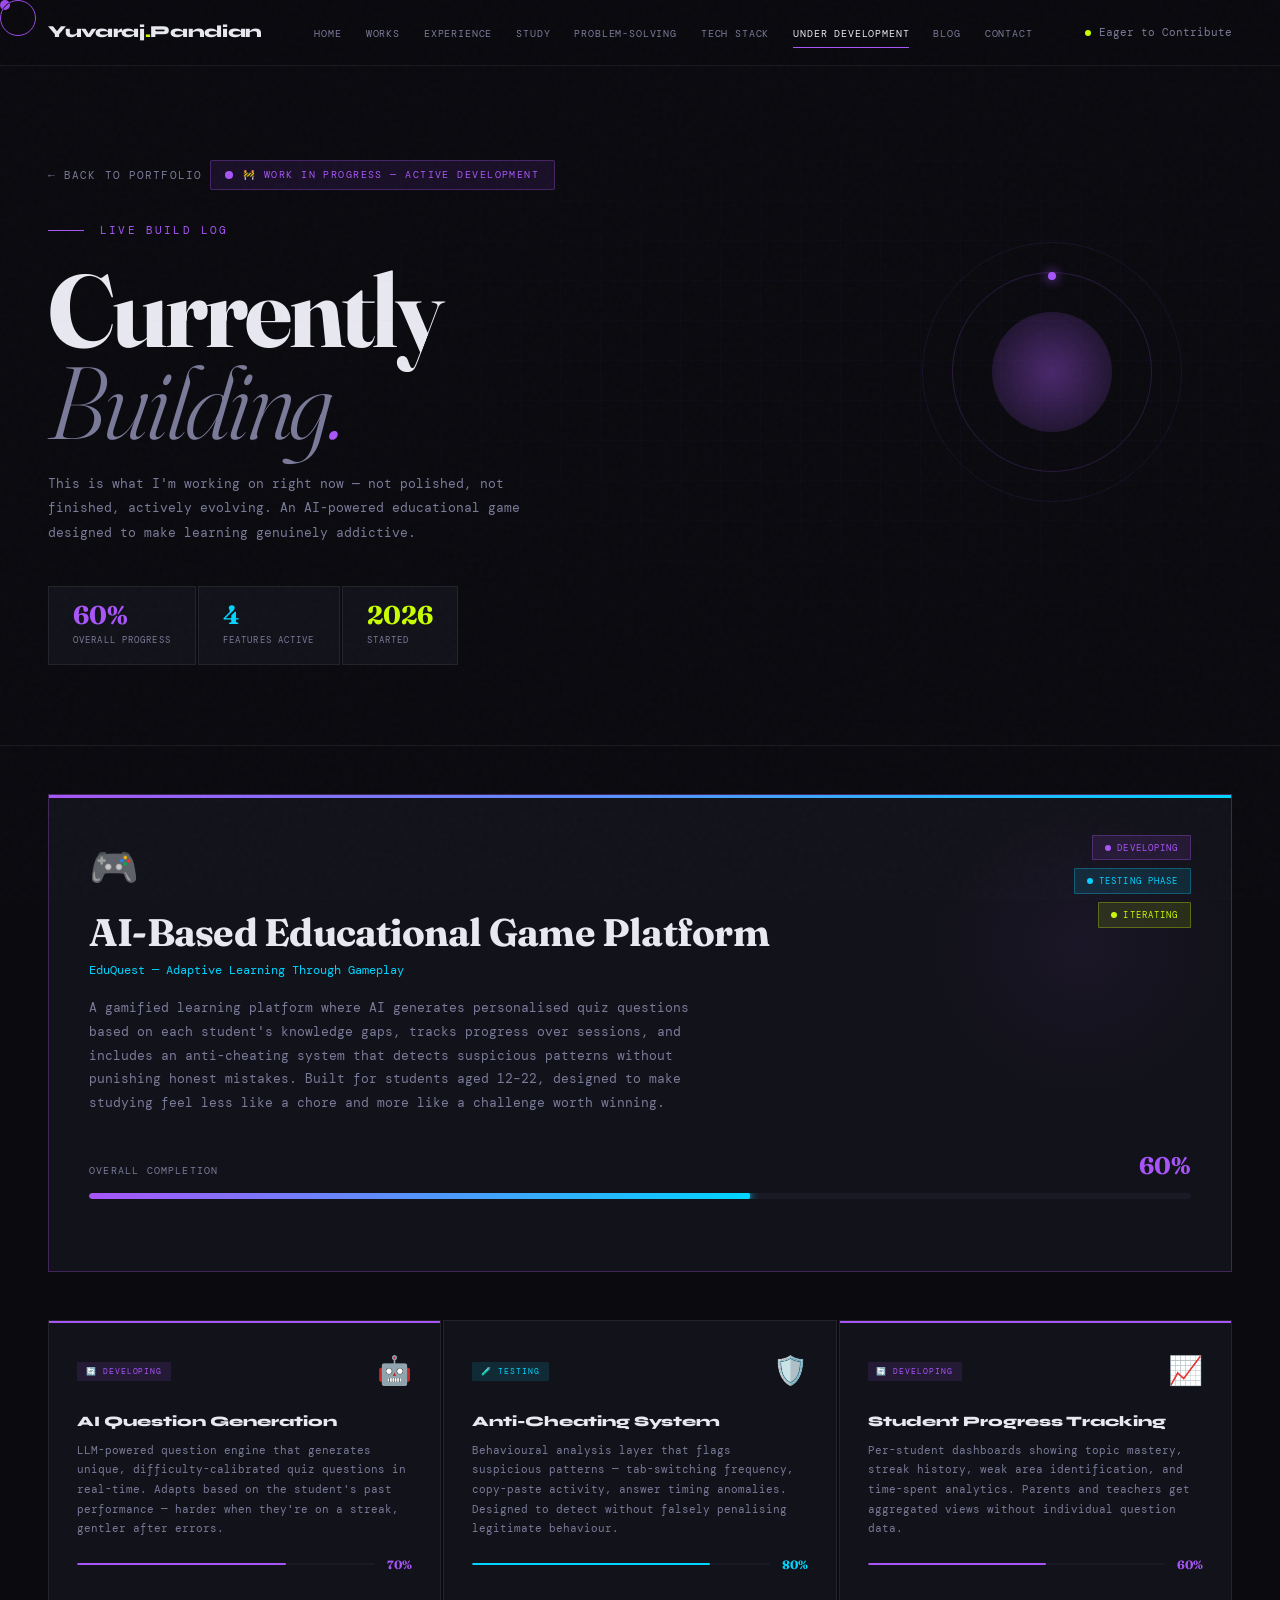
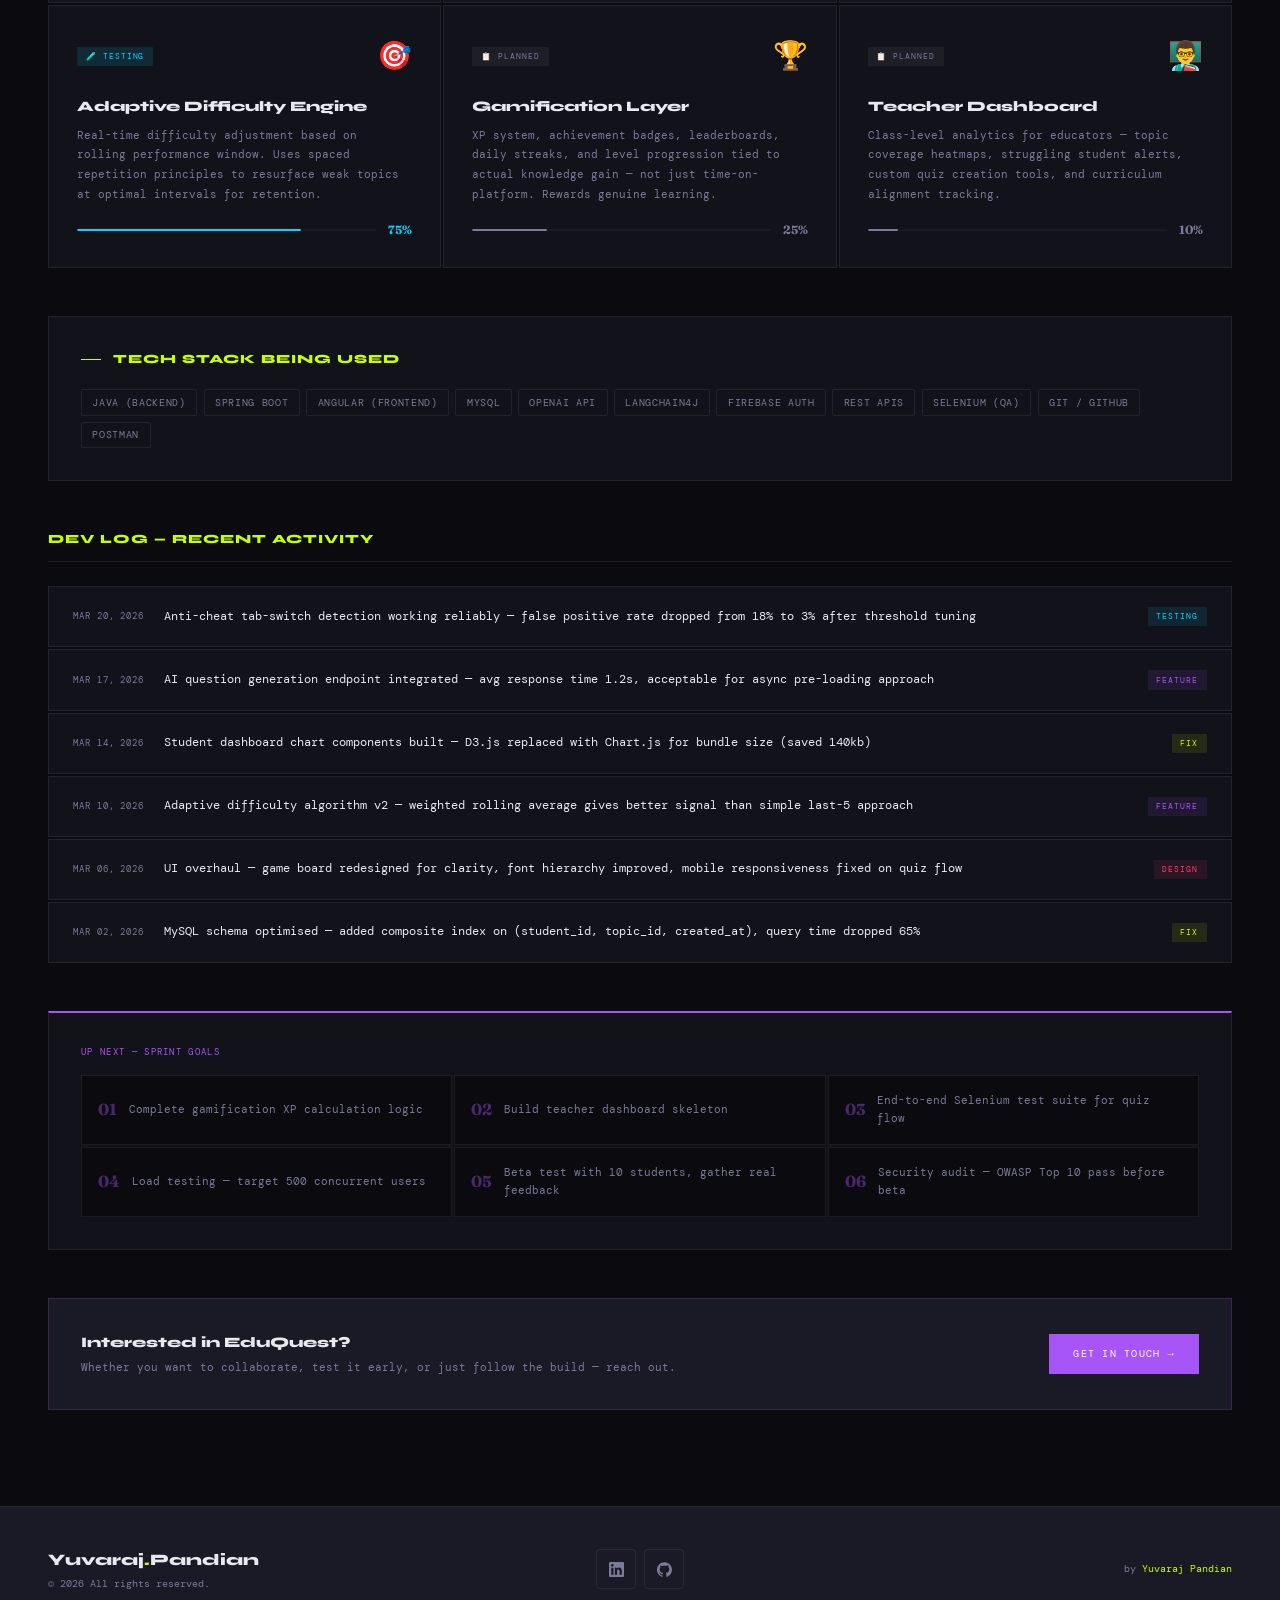
<file: currentlybuilding.html>
<!DOCTYPE html>
<html lang="en">
<head>
<meta charset="UTF-8">
<meta name="viewport" content="width=device-width, initial-scale=1.0">
<title>Under Development — Yuvaraj Pandian</title>
<link href="https://fonts.googleapis.com/css2?family=Syne:wght@400;600;700;800&family=DM+Mono:ital,wght@0,300;0,400;1,300&family=Fraunces:ital,opsz,wght@0,9..144,300;0,9..144,700;1,9..144,400&display=swap" rel="stylesheet">
<style>
:root{--bg:#0a0a0f;--surface:#12121a;--surface2:#1a1a26;--accent1:#c8ff00;--accent2:#ff3b6e;--accent3:#00d4ff;--purple:#a855f7;--text:#e8e8f0;--text-dim:#7a7a99;--border:rgba(255,255,255,0.07);}
*,*::before,*::after{box-sizing:border-box;margin:0;padding:0;}
html{scroll-behavior:smooth;overflow-x:hidden;}
body{background:var(--bg);color:var(--text);font-family:'DM Mono',monospace;font-size:14px;line-height:1.6;cursor:none;}
body::before{content:'';position:fixed;inset:0;background-image:url("data:image/svg+xml,%3Csvg viewBox='0 0 200 200' xmlns='http://www.w3.org/2000/svg'%3E%3Cfilter id='n'%3E%3CfeTurbulence type='fractalNoise' baseFrequency='0.9' numOctaves='4' stitchTiles='stitch'/%3E%3C/filter%3E%3Crect width='100%25' height='100%25' filter='url(%23n)' opacity='1'/%3E%3C/svg%3E");opacity:0.022;pointer-events:none;z-index:9997;}

.cursor,.cursor-ring{position:fixed;pointer-events:none;border-radius:50%;z-index:9999;display:none;}
@media(hover:hover){
  .cursor{display:block;width:10px;height:10px;background:var(--purple);mix-blend-mode:difference;transition:transform .15s ease;}
  .cursor-ring{display:block;width:36px;height:36px;border:1.5px solid var(--purple);z-index:9998;mix-blend-mode:difference;transition:left .1s,top .1s,transform .3s ease;}
  body,a,button{cursor:none;}
}

nav{position:fixed;top:0;left:0;right:0;z-index:300;display:flex;align-items:center;justify-content:space-between;padding:1.2rem 3rem;background:rgba(10,10,15,.92);backdrop-filter:blur(20px);border-bottom:1px solid var(--border);}
.nav-logo{font-family:'Syne',sans-serif;font-weight:800;font-size:1.05rem;letter-spacing:-.02em;color:var(--text);text-decoration:none;}
.nav-logo span{color:var(--accent1);}
.nav-links{display:flex;gap:0;list-style:none;}
.nav-links a{color:var(--text-dim);text-decoration:none;font-size:.65rem;letter-spacing:.08em;text-transform:uppercase;padding:.45rem .75rem;position:relative;transition:color .2s;}
.nav-links a::after{content:'';position:absolute;bottom:0;left:.75rem;right:.75rem;height:1px;background:var(--purple);transform:scaleX(0);transition:transform .3s ease;}
.nav-links a:hover,.nav-links a.active{color:var(--text);}
.nav-links a:hover::after,.nav-links a.active::after{transform:scaleX(1);}
.nav-status{display:flex;align-items:center;gap:.5rem;font-size:.68rem;color:var(--text-dim);flex-shrink:0;}
.status-dot{width:6px;height:6px;background:var(--accent1);border-radius:50%;animation:pulse 2s infinite;}
@keyframes pulse{0%,100%{opacity:1;transform:scale(1);}50%{opacity:.5;transform:scale(.8);}}
.hamburger{display:none;flex-direction:column;gap:5px;background:none;border:none;padding:4px;}
.hamburger span{display:block;width:22px;height:2px;background:var(--text);border-radius:2px;transition:all .3s;}
.hamburger.open span:nth-child(1){transform:rotate(45deg) translate(5px,5px);}
.hamburger.open span:nth-child(2){opacity:0;}
.hamburger.open span:nth-child(3){transform:rotate(-45deg) translate(5px,-5px);}
.mobile-menu{display:none;position:fixed;inset:0;z-index:290;background:rgba(10,10,15,.98);backdrop-filter:blur(20px);flex-direction:column;align-items:center;justify-content:center;gap:.5rem;}
.mobile-menu.open{display:flex;}
.mobile-menu a{font-family:'Syne',sans-serif;font-weight:700;font-size:clamp(1.4rem,6vw,2rem);color:var(--text-dim);text-decoration:none;text-transform:uppercase;padding:.4rem 1rem;transition:color .2s;}
.mobile-menu a:hover{color:var(--purple);}
.mobile-menu-footer{position:absolute;bottom:2rem;font-size:.65rem;color:var(--text-dim);letter-spacing:.15em;}

/* HERO */
.cb-hero{padding:160px 3rem 80px;position:relative;overflow:hidden;border-bottom:1px solid var(--border);}
/* Animated construction grid */
.hero-grid-bg{position:absolute;inset:0;background-image:linear-gradient(rgba(168,85,247,.03) 1px,transparent 1px),linear-gradient(90deg,rgba(168,85,247,.03) 1px,transparent 1px);background-size:40px 40px;mask-image:radial-gradient(ellipse at 70% 50%,black 20%,transparent 70%);}
/* Glowing orb */
.hero-orb{position:absolute;right:10%;top:50%;transform:translateY(-50%);width:200px;height:200px;}
.orb-core{position:absolute;inset:20%;border-radius:50%;background:radial-gradient(circle,rgba(168,85,247,.4),rgba(168,85,247,.05));animation:orb-pulse 3s ease-in-out infinite;}
.orb-ring{position:absolute;inset:0;border-radius:50%;border:1px solid rgba(168,85,247,.2);animation:orb-ring 4s linear infinite;}
.orb-ring-2{position:absolute;inset:-15%;border-radius:50%;border:1px solid rgba(168,85,247,.1);animation:orb-ring 6s linear infinite reverse;}
.orb-dot{position:absolute;width:8px;height:8px;border-radius:50%;background:var(--purple);top:0;left:50%;margin-left:-4px;animation:orb-ring 4s linear infinite;box-shadow:0 0 12px var(--purple);}
@keyframes orb-pulse{0%,100%{transform:scale(1);opacity:.8;}50%{transform:scale(1.1);opacity:1;}}
@keyframes orb-ring{from{transform:rotate(0deg);}to{transform:rotate(360deg);}}

/* WIP badge */
.wip-badge{display:inline-flex;align-items:center;gap:.6rem;background:rgba(168,85,247,.1);border:1px solid rgba(168,85,247,.3);padding:.4rem .9rem;border-radius:2px;margin-bottom:2rem;}
.wip-dot{width:8px;height:8px;border-radius:50%;background:var(--purple);animation:pulse 1.5s infinite;}
.wip-text{font-size:.6rem;letter-spacing:.15em;text-transform:uppercase;color:var(--purple);}

.back-link{display:inline-flex;align-items:center;gap:.5rem;font-size:.7rem;letter-spacing:.1em;text-transform:uppercase;color:var(--text-dim);text-decoration:none;margin-bottom:2rem;transition:color .2s;}
.back-link:hover{color:var(--purple);}
.hero-eyebrow{font-size:.68rem;letter-spacing:.2em;text-transform:uppercase;color:var(--purple);margin-bottom:1.5rem;display:flex;align-items:center;gap:1rem;}
.hero-eyebrow::before{content:'';width:36px;height:1px;background:var(--purple);}
.hero-title{font-family:'Fraunces',serif;font-size:clamp(3rem,8vw,7rem);font-weight:700;line-height:.9;letter-spacing:-.03em;margin-bottom:1.5rem;}
.hero-title .italic{font-style:italic;font-weight:300;color:var(--text-dim);}
.hero-title .dot{color:var(--purple);}
.hero-desc{max-width:480px;color:var(--text-dim);font-size:.83rem;line-height:1.85;margin-bottom:2.5rem;}
.cb-stats{display:flex;gap:2px;flex-wrap:wrap;}
.cb-stat{padding:1rem 1.5rem;border:1px solid var(--border);background:var(--surface);}
.cb-stat-num{font-family:'Fraunces',serif;font-size:1.6rem;font-weight:700;line-height:1;color:var(--purple);}
.cb-stat-num.c2{color:var(--accent3);}
.cb-stat-num.c3{color:var(--accent1);}
.cb-stat-label{font-size:.58rem;letter-spacing:.12em;text-transform:uppercase;color:var(--text-dim);margin-top:.3rem;}

/* PAGE BODY */
.page-body{padding:3rem;}

/* MAIN PROJECT CARD */
.project-main{background:var(--surface);border:1px solid rgba(168,85,247,.3);padding:2.5rem;margin-bottom:3rem;position:relative;overflow:hidden;}
.project-main::before{content:'';position:absolute;top:0;left:0;right:0;height:3px;background:linear-gradient(90deg,var(--purple),var(--accent3),var(--purple));background-size:200% 100%;animation:shimmer 3s linear infinite;}
@keyframes shimmer{0%{background-position:200% 0;}100%{background-position:-200% 0;}}
.project-main::after{content:'';position:absolute;top:0;right:0;width:300px;height:300px;border-radius:50%;background:radial-gradient(circle,rgba(168,85,247,.06),transparent 70%);pointer-events:none;}

.project-main-top{display:grid;grid-template-columns:1fr auto;gap:2rem;align-items:start;margin-bottom:2rem;}
.project-status-col{display:flex;flex-direction:column;gap:.5rem;align-items:flex-end;}
.status-badge{display:inline-flex;align-items:center;gap:.4rem;padding:.3rem .75rem;border-radius:1px;font-size:.55rem;letter-spacing:.12em;text-transform:uppercase;}
.status-badge.developing{background:rgba(168,85,247,.12);border:1px solid rgba(168,85,247,.3);color:var(--purple);}
.status-badge.testing{background:rgba(0,212,255,.12);border:1px solid rgba(0,212,255,.3);color:var(--accent3);}
.status-badge.improving{background:rgba(200,255,0,.12);border:1px solid rgba(200,255,0,.3);color:var(--accent1);}
.status-badge-dot{width:6px;height:6px;border-radius:50%;animation:pulse 1.5s infinite;}
.status-badge.developing .status-badge-dot{background:var(--purple);}
.status-badge.testing .status-badge-dot{background:var(--accent3);}
.status-badge.improving .status-badge-dot{background:var(--accent1);}

.project-main-icon{font-size:2.5rem;margin-bottom:.75rem;}
.project-main-title{font-family:'Fraunces',serif;font-size:clamp(1.5rem,3vw,2.5rem);font-weight:700;line-height:1.1;letter-spacing:-.02em;margin-bottom:.5rem;}
.project-main-sub{font-size:.75rem;color:var(--accent3);margin-bottom:1rem;}
.project-main-desc{font-size:.8rem;color:var(--text-dim);line-height:1.85;max-width:600px;}

/* Overall progress bar */
.progress-section{margin-bottom:2rem;}
.progress-header{display:flex;justify-content:space-between;align-items:baseline;margin-bottom:.5rem;}
.progress-label{font-size:.62rem;letter-spacing:.12em;text-transform:uppercase;color:var(--text-dim);}
.progress-pct{font-family:'Fraunces',serif;font-size:1.5rem;font-weight:700;color:var(--purple);}
.progress-bar-bg{height:6px;background:var(--surface2);border-radius:3px;overflow:hidden;position:relative;}
.progress-bar-fill{height:100%;border-radius:3px;background:linear-gradient(90deg,var(--purple),var(--accent3));width:0%;transition:width 1.5s ease;position:relative;}
.progress-bar-fill::after{content:'';position:absolute;right:0;top:50%;transform:translateY(-50%);width:12px;height:12px;border-radius:50%;background:var(--accent3);box-shadow:0 0 10px var(--accent3);animation:pulse 1.5s infinite;}

/* FEATURE GRID */
.features-grid{display:grid;grid-template-columns:repeat(3,1fr);gap:2px;margin-bottom:3rem;}
.feature-card{background:var(--surface);border:1px solid var(--border);padding:1.75rem;position:relative;overflow:hidden;transition:border-color .3s,background .3s;}
.feature-card::before{content:'';position:absolute;top:0;left:0;right:0;height:2px;transform:scaleX(0);transform-origin:left;transition:transform .4s;}
.feature-card.active::before{background:var(--purple);transform:scaleX(1);}
.feature-card.testing-phase::before{background:var(--accent3);}
.feature-card.planned::before{background:var(--text-dim);}
.feature-card:hover::before{transform:scaleX(1);}
.feature-card:hover{border-color:rgba(168,85,247,.25);background:var(--surface2);}

.feature-status-row{display:flex;justify-content:space-between;align-items:center;margin-bottom:1rem;}
.feature-status-badge{font-size:.5rem;letter-spacing:.12em;text-transform:uppercase;padding:.2rem .55rem;border-radius:1px;}
.feature-card.active .feature-status-badge{background:rgba(168,85,247,.12);color:var(--purple);}
.feature-card.testing-phase .feature-status-badge{background:rgba(0,212,255,.12);color:var(--accent3);}
.feature-card.planned .feature-status-badge{background:rgba(255,255,255,.05);color:var(--text-dim);}
.feature-icon{font-size:1.75rem;}
.feature-title{font-family:'Syne',sans-serif;font-size:.9rem;font-weight:800;margin-bottom:.5rem;}
.feature-desc{font-size:.7rem;color:var(--text-dim);line-height:1.75;margin-bottom:1rem;}

/* Mini progress */
.feature-progress{display:flex;align-items:center;gap:.75rem;}
.feature-bar-bg{flex:1;height:2px;background:var(--surface2);border-radius:1px;overflow:hidden;}
.feature-bar-fill{height:100%;border-radius:1px;width:0%;transition:width 1.2s ease;}
.feature-card.active .feature-bar-fill{background:var(--purple);}
.feature-card.testing-phase .feature-bar-fill{background:var(--accent3);}
.feature-card.planned .feature-bar-fill{background:var(--text-dim);}
.feature-bar-pct{font-family:'Fraunces',serif;font-size:.75rem;font-weight:700;flex-shrink:0;}
.feature-card.active .feature-bar-pct{color:var(--purple);}
.feature-card.testing-phase .feature-bar-pct{color:var(--accent3);}
.feature-card.planned .feature-bar-pct{color:var(--text-dim);}

/* TECH USED */
.tech-used-section{background:var(--surface);border:1px solid var(--border);padding:2rem;margin-bottom:3rem;}
.tech-used-title{font-family:'Syne',sans-serif;font-size:.78rem;font-weight:800;letter-spacing:.08em;text-transform:uppercase;color:var(--accent1);margin-bottom:1.25rem;display:flex;align-items:center;gap:.75rem;}
.tech-used-title::before{content:'';flex:none;width:20px;height:1px;background:var(--accent1);}
.tech-chips{display:flex;flex-wrap:wrap;gap:.4rem;}
.tech-chip{font-size:.6rem;letter-spacing:.07em;text-transform:uppercase;padding:.28rem .65rem;border:1px solid var(--border);border-radius:2px;color:var(--text-dim);transition:all .2s;}
.tech-chip:hover{border-color:rgba(168,85,247,.4);color:var(--purple);}

/* LOG SECTION */
.devlog-section{margin-bottom:3rem;}
.devlog-title{font-family:'Syne',sans-serif;font-size:.78rem;font-weight:800;letter-spacing:.08em;text-transform:uppercase;color:var(--accent1);margin-bottom:1.5rem;padding-bottom:.75rem;border-bottom:1px solid var(--border);}
.devlog-entries{display:flex;flex-direction:column;gap:2px;}
.devlog-entry{background:var(--surface);border:1px solid var(--border);padding:1.25rem 1.5rem;display:grid;grid-template-columns:auto 1fr auto;gap:1.25rem;align-items:center;transition:border-color .2s,background .2s;}
.devlog-entry:hover{border-color:rgba(168,85,247,.25);background:var(--surface2);}
.devlog-date{font-size:.58rem;letter-spacing:.1em;text-transform:uppercase;color:var(--text-dim);white-space:nowrap;}
.devlog-text{font-size:.72rem;color:var(--text);}
.devlog-tag{font-size:.5rem;letter-spacing:.12em;text-transform:uppercase;padding:.2rem .55rem;border-radius:1px;white-space:nowrap;}
.devlog-tag.feat{background:rgba(168,85,247,.1);color:var(--purple);}
.devlog-tag.fix{background:rgba(200,255,0,.1);color:var(--accent1);}
.devlog-tag.test{background:rgba(0,212,255,.1);color:var(--accent3);}
.devlog-tag.design{background:rgba(255,59,110,.1);color:var(--accent2);}

/* NEXT UP */
.next-up{background:var(--surface);border:1px solid var(--border);border-top:2px solid var(--purple);padding:2rem;margin-bottom:3rem;}
.next-up-label{font-size:.55rem;letter-spacing:.15em;text-transform:uppercase;color:var(--purple);margin-bottom:1rem;}
.next-up-grid{display:grid;grid-template-columns:repeat(3,1fr);gap:2px;}
.next-item{background:var(--bg);border:1px solid var(--border);padding:1rem;display:flex;align-items:center;gap:.75rem;font-size:.7rem;color:var(--text-dim);}
.next-item-num{font-family:'Fraunces',serif;font-size:1rem;font-weight:700;color:rgba(168,85,247,.4);}

/* CTA STRIP */
.cta-strip{background:var(--surface2);border:1px solid rgba(168,85,247,.2);padding:2rem;display:flex;align-items:center;justify-content:space-between;gap:1.5rem;margin-bottom:3rem;}
.cta-text .cta-title{font-family:'Syne',sans-serif;font-size:.9rem;font-weight:800;margin-bottom:.3rem;}
.cta-text .cta-sub{font-size:.7rem;color:var(--text-dim);}
.cta-btn{background:var(--purple);border:none;padding:.75rem 1.5rem;font-family:'DM Mono',monospace;font-size:.65rem;letter-spacing:.12em;text-transform:uppercase;color:white;transition:all .3s;text-decoration:none;display:inline-block;flex-shrink:0;}
.cta-btn:hover{background:var(--accent3);color:var(--bg);}

/* FOOTER */
footer{background:var(--surface2);border-top:1px solid var(--border);padding:2.5rem 3rem;}
.footer-inner{display:grid;grid-template-columns:1fr auto 1fr;align-items:center;gap:2rem;}
.footer-brand{font-family:'Syne',sans-serif;font-weight:800;font-size:1rem;}
.footer-brand span{color:var(--accent1);}
.footer-copy{font-size:.62rem;color:var(--text-dim);margin-top:.2rem;}
.social-links{display:flex;gap:.5rem;justify-content:center;}
.social-link{width:40px;height:40px;border:1px solid var(--border);border-radius:4px;display:flex;align-items:center;justify-content:center;text-decoration:none;color:var(--text-dim);transition:all .3s;position:relative;overflow:hidden;}
.social-link::before{content:'';position:absolute;inset:0;opacity:0;transition:opacity .3s;}
.social-link.linkedin::before{background:#0077b5;}
.social-link.github::before{background:#333;}
.social-link:hover::before{opacity:1;}
.social-link:hover{border-color:transparent;color:white;transform:translateY(-3px);}
.social-link svg{width:15px;height:15px;position:relative;z-index:1;fill:currentColor;}
.footer-right{text-align:right;font-size:.62rem;color:var(--text-dim);}
.footer-right a{color:var(--accent1);text-decoration:none;}

.reveal{opacity:0;transform:translateY(24px);transition:opacity .6s ease,transform .6s ease;}
.reveal.visible{opacity:1;transform:none;}
.reveal-delay-1{transition-delay:.1s;}
.reveal-delay-2{transition-delay:.2s;}
.reveal-delay-3{transition-delay:.3s;}

@media(max-width:1100px){.features-grid{grid-template-columns:repeat(2,1fr);}.next-up-grid{grid-template-columns:repeat(2,1fr);}.footer-inner{grid-template-columns:1fr auto;}}
@media(max-width:768px){
  nav,.cb-hero,.page-body,footer{padding-left:1.1rem;padding-right:1.1rem;}
  .nav-links,.nav-status{display:none;}
  .hamburger{display:flex;}
  .cb-hero{padding-top:120px;padding-bottom:50px;}
  .hero-title{font-size:clamp(2.5rem,12vw,5rem);}
  .hero-orb{display:none;}
  .project-main-top{grid-template-columns:1fr;}
  .project-status-col{align-items:flex-start;}
  .features-grid{grid-template-columns:1fr;}
  .devlog-entry{grid-template-columns:1fr;}
  .next-up-grid{grid-template-columns:1fr;}
  .cta-strip{flex-direction:column;align-items:flex-start;}
  .footer-inner{grid-template-columns:1fr;text-align:center;gap:1.25rem;}
}
</style>
</head>
<body>
<div class="cursor" id="cursor"></div>
<div class="cursor-ring" id="cursorRing"></div>

<!-- NAV -->
<nav>
  <a href="index.html" class="nav-logo">Yuvaraj<span>.</span>Pandian</a>
  <ul class="nav-links">
    <li><a href="index.html">Home</a></li>
    <li><a href="works.html">Works</a></li>
    <li><a href="experience.html">Experience</a></li>
    <li><a href="study.html">Study</a></li>
    <li><a href="problemsolving.html">Problem-Solving</a></li>
    <li><a href="techstack.html">Tech Stack</a></li>
    <li><a href="currentlybuilding.html" class="active">Under Development</a></li>
    <li><a href="blog.html">Blog</a></li>
    <li><a href="index.html#contact">Contact</a></li>
  </ul>
  <div class="nav-status"><div class="status-dot"></div>Eager to Contribute</div>
  <button class="hamburger" id="hamburger"><span></span><span></span><span></span></button>
</nav>
<div class="mobile-menu" id="mobileMenu">
  <a href="index.html">Home</a><a href="works.html">Works</a><a href="experience.html">Experience</a>
  <a href="study.html">Study</a><a href="problem-solving.html">Problem-Solving</a>
  <a href="tech-stack.html">Tech Stack</a><a href="currently-building.html">Building</a>
  <a href="blog.html">Blog</a><a href="index.html#contact">Contact</a>
  <div class="mobile-menu-footer">Eager to Contribute &amp; Grow ●</div>
</div>

<!-- HERO -->
<div class="cb-hero">
  <div class="hero-grid-bg"></div>
  <div class="hero-orb">
    <div class="orb-core"></div>
    <div class="orb-ring"></div>
    <div class="orb-ring-2"></div>
    <div class="orb-dot"></div>
  </div>

  <a href="index.html" class="back-link reveal">← Back to Portfolio</a>
  <div class="wip-badge reveal">
    <div class="wip-dot"></div>
    <span class="wip-text">🚧 Work in Progress — Active Development</span>
  </div>
  <div class="hero-eyebrow reveal">Live Build Log</div>
  <h1 class="hero-title reveal">
    <div>Currently</div>
    <div class="italic">Building<span class="dot">.</span></div>
  </h1>
  <p class="hero-desc reveal reveal-delay-1">
    This is what I'm working on right now — not polished, not finished, actively evolving. An AI-powered educational game designed to make learning genuinely addictive.
  </p>
  <div class="cb-stats reveal reveal-delay-2">
    <div class="cb-stat"><div class="cb-stat-num">60%</div><div class="cb-stat-label">Overall Progress</div></div>
    <div class="cb-stat"><div class="cb-stat-num c2">4</div><div class="cb-stat-label">Features Active</div></div>
    <div class="cb-stat"><div class="cb-stat-num c3">2026</div><div class="cb-stat-label">Started</div></div>
  </div>
</div>

<div class="page-body">

  <!-- MAIN PROJECT -->
  <div class="project-main reveal">
    <div class="project-main-top">
      <div>
        <div class="project-main-icon">🎮</div>
        <h2 class="project-main-title">AI-Based Educational Game Platform</h2>
        <div class="project-main-sub">EduQuest — Adaptive Learning Through Gameplay</div>
        <p class="project-main-desc">A gamified learning platform where AI generates personalised quiz questions based on each student's knowledge gaps, tracks progress over sessions, and includes an anti-cheating system that detects suspicious patterns without punishing honest mistakes. Built for students aged 12–22, designed to make studying feel less like a chore and more like a challenge worth winning.</p>
      </div>
      <div class="project-status-col">
        <div class="status-badge developing"><div class="status-badge-dot"></div>Developing</div>
        <div class="status-badge testing"><div class="status-badge-dot"></div>Testing Phase</div>
        <div class="status-badge improving"><div class="status-badge-dot"></div>Iterating</div>
      </div>
    </div>

    <div class="progress-section">
      <div class="progress-header">
        <span class="progress-label">Overall Completion</span>
        <span class="progress-pct">60%</span>
      </div>
      <div class="progress-bar-bg">
        <div class="progress-bar-fill" id="mainProgress" data-width="60"></div>
      </div>
    </div>
  </div>

  <!-- FEATURES -->
  <div class="features-grid reveal">

    <div class="feature-card active">
      <div class="feature-status-row">
        <span class="feature-status-badge">🔄 Developing</span>
        <span class="feature-icon">🤖</span>
      </div>
      <div class="feature-title">AI Question Generation</div>
      <p class="feature-desc">LLM-powered question engine that generates unique, difficulty-calibrated quiz questions in real-time. Adapts based on the student's past performance — harder when they're on a streak, gentler after errors.</p>
      <div class="feature-progress">
        <div class="feature-bar-bg"><div class="feature-bar-fill" data-width="70"></div></div>
        <span class="feature-bar-pct">70%</span>
      </div>
    </div>

    <div class="feature-card testing-phase">
      <div class="feature-status-row">
        <span class="feature-status-badge">🧪 Testing</span>
        <span class="feature-icon">🛡️</span>
      </div>
      <div class="feature-title">Anti-Cheating System</div>
      <p class="feature-desc">Behavioural analysis layer that flags suspicious patterns — tab-switching frequency, copy-paste activity, answer timing anomalies. Designed to detect without falsely penalising legitimate behaviour.</p>
      <div class="feature-progress">
        <div class="feature-bar-bg"><div class="feature-bar-fill" data-width="80"></div></div>
        <span class="feature-bar-pct">80%</span>
      </div>
    </div>

    <div class="feature-card active">
      <div class="feature-status-row">
        <span class="feature-status-badge">🔄 Developing</span>
        <span class="feature-icon">📈</span>
      </div>
      <div class="feature-title">Student Progress Tracking</div>
      <p class="feature-desc">Per-student dashboards showing topic mastery, streak history, weak area identification, and time-spent analytics. Parents and teachers get aggregated views without individual question data.</p>
      <div class="feature-progress">
        <div class="feature-bar-bg"><div class="feature-bar-fill" data-width="60"></div></div>
        <span class="feature-bar-pct">60%</span>
      </div>
    </div>

    <div class="feature-card testing-phase">
      <div class="feature-status-row">
        <span class="feature-status-badge">🧪 Testing</span>
        <span class="feature-icon">🎯</span>
      </div>
      <div class="feature-title">Adaptive Difficulty Engine</div>
      <p class="feature-desc">Real-time difficulty adjustment based on rolling performance window. Uses spaced repetition principles to resurface weak topics at optimal intervals for retention.</p>
      <div class="feature-progress">
        <div class="feature-bar-bg"><div class="feature-bar-fill" data-width="75"></div></div>
        <span class="feature-bar-pct">75%</span>
      </div>
    </div>

    <div class="feature-card planned">
      <div class="feature-status-row">
        <span class="feature-status-badge">📋 Planned</span>
        <span class="feature-icon">🏆</span>
      </div>
      <div class="feature-title">Gamification Layer</div>
      <p class="feature-desc">XP system, achievement badges, leaderboards, daily streaks, and level progression tied to actual knowledge gain — not just time-on-platform. Rewards genuine learning.</p>
      <div class="feature-progress">
        <div class="feature-bar-bg"><div class="feature-bar-fill" data-width="25"></div></div>
        <span class="feature-bar-pct">25%</span>
      </div>
    </div>

    <div class="feature-card planned">
      <div class="feature-status-row">
        <span class="feature-status-badge">📋 Planned</span>
        <span class="feature-icon">👨‍🏫</span>
      </div>
      <div class="feature-title">Teacher Dashboard</div>
      <p class="feature-desc">Class-level analytics for educators — topic coverage heatmaps, struggling student alerts, custom quiz creation tools, and curriculum alignment tracking.</p>
      <div class="feature-progress">
        <div class="feature-bar-bg"><div class="feature-bar-fill" data-width="10"></div></div>
        <span class="feature-bar-pct">10%</span>
      </div>
    </div>

  </div>

  <!-- TECH STACK IN USE -->
  <div class="tech-used-section reveal">
    <div class="tech-used-title">Tech Stack Being Used</div>
    <div class="tech-chips">
      <span class="tech-chip">Java (Backend)</span>
      <span class="tech-chip">Spring Boot</span>
      <span class="tech-chip">Angular (Frontend)</span>
      <span class="tech-chip">MySQL</span>
      <span class="tech-chip">OpenAI API</span>
      <span class="tech-chip">LangChain4J</span>
      <span class="tech-chip">Firebase Auth</span>
      <span class="tech-chip">REST APIs</span>
      <span class="tech-chip">Selenium (QA)</span>
      <span class="tech-chip">Git / GitHub</span>
      <span class="tech-chip">Postman</span>
    </div>
  </div>

  <!-- DEV LOG -->
  <div class="devlog-section reveal">
    <div class="devlog-title">Dev Log — Recent Activity</div>
    <div class="devlog-entries">
      <div class="devlog-entry"><span class="devlog-date">Mar 20, 2026</span><span class="devlog-text">Anti-cheat tab-switch detection working reliably — false positive rate dropped from 18% to 3% after threshold tuning</span><span class="devlog-tag test">Testing</span></div>
      <div class="devlog-entry"><span class="devlog-date">Mar 17, 2026</span><span class="devlog-text">AI question generation endpoint integrated — avg response time 1.2s, acceptable for async pre-loading approach</span><span class="devlog-tag feat">Feature</span></div>
      <div class="devlog-entry"><span class="devlog-date">Mar 14, 2026</span><span class="devlog-text">Student dashboard chart components built — D3.js replaced with Chart.js for bundle size (saved 140kb)</span><span class="devlog-tag fix">Fix</span></div>
      <div class="devlog-entry"><span class="devlog-date">Mar 10, 2026</span><span class="devlog-text">Adaptive difficulty algorithm v2 — weighted rolling average gives better signal than simple last-5 approach</span><span class="devlog-tag feat">Feature</span></div>
      <div class="devlog-entry"><span class="devlog-date">Mar 06, 2026</span><span class="devlog-text">UI overhaul — game board redesigned for clarity, font hierarchy improved, mobile responsiveness fixed on quiz flow</span><span class="devlog-tag design">Design</span></div>
      <div class="devlog-entry"><span class="devlog-date">Mar 02, 2026</span><span class="devlog-text">MySQL schema optimised — added composite index on (student_id, topic_id, created_at), query time dropped 65%</span><span class="devlog-tag fix">Fix</span></div>
    </div>
  </div>

  <!-- NEXT UP -->
  <div class="next-up reveal">
    <div class="next-up-label">Up Next — Sprint Goals</div>
    <div class="next-up-grid">
      <div class="next-item"><span class="next-item-num">01</span>Complete gamification XP calculation logic</div>
      <div class="next-item"><span class="next-item-num">02</span>Build teacher dashboard skeleton</div>
      <div class="next-item"><span class="next-item-num">03</span>End-to-end Selenium test suite for quiz flow</div>
      <div class="next-item"><span class="next-item-num">04</span>Load testing — target 500 concurrent users</div>
      <div class="next-item"><span class="next-item-num">05</span>Beta test with 10 students, gather real feedback</div>
      <div class="next-item"><span class="next-item-num">06</span>Security audit — OWASP Top 10 pass before beta</div>
    </div>
  </div>

  <!-- CTA -->
  <div class="cta-strip reveal">
    <div class="cta-text">
      <div class="cta-title">Interested in EduQuest?</div>
      <div class="cta-sub">Whether you want to collaborate, test it early, or just follow the build — reach out.</div>
    </div>
    <a href="index.html#contact" class="cta-btn">Get in Touch →</a>
  </div>

</div><!-- /page-body -->

<footer>
  <div class="footer-inner">
    <div><div class="footer-brand">Yuvaraj<span>.</span>Pandian</div><div class="footer-copy">© 2026 All rights reserved.</div></div>
    <div class="social-links">
      <a href="https://www.linkedin.com/in/yuvaraj-pandian24" target="_blank" rel="noopener" class="social-link linkedin"><svg viewBox="0 0 24 24"><path d="M20.447 20.452h-3.554v-5.569c0-1.328-.027-3.037-1.852-3.037-1.853 0-2.136 1.445-2.136 2.939v5.667H9.351V9h3.414v1.561h.046c.477-.9 1.637-1.85 3.37-1.85 3.601 0 4.267 2.37 4.267 5.455v6.286zM5.337 7.433a2.062 2.062 0 01-2.063-2.065 2.064 2.064 0 112.063 2.065zm1.782 13.019H3.555V9h3.564v11.452zM22.225 0H1.771C.792 0 0 .774 0 1.729v20.542C0 23.227.792 24 1.771 24h20.451C23.2 24 24 23.227 24 22.271V1.729C24 .774 23.2 0 22.222 0h.003z"/></svg></a>
      <a href="https://github.com/yuvarajpandiyan24" target="_blank" rel="noopener" class="social-link github"><svg viewBox="0 0 24 24"><path d="M12 .297c-6.63 0-12 5.373-12 12 0 5.303 3.438 9.8 8.205 11.385.6.113.82-.258.82-.577 0-.285-.01-1.04-.015-2.04-3.338.724-4.042-1.61-4.042-1.61C4.422 18.07 3.633 17.7 3.633 17.7c-1.087-.744.084-.729.084-.729 1.205.084 1.838 1.236 1.838 1.236 1.07 1.835 2.809 1.305 3.495.998.108-.776.417-1.305.76-1.605-2.665-.3-5.466-1.332-5.466-5.93 0-1.31.465-2.38 1.235-3.22-.135-.303-.54-1.523.105-3.176 0 0 1.005-.322 3.3 1.23.96-.267 1.98-.399 3-.405 1.02.006 2.04.138 3 .405 2.28-1.552 3.285-1.23 3.285-1.23.645 1.653.24 2.873.12 3.176.765.84 1.23 1.91 1.23 3.22 0 4.61-2.805 5.625-5.475 5.92.42.36.81 1.096.81 2.22 0 1.606-.015 2.896-.015 3.286 0 .315.21.69.825.57C20.565 22.092 24 17.592 24 12.297c0-6.627-5.373-12-12-12"/></svg></a>
    </div>
    <div class="footer-right">by <a href="index.html">Yuvaraj Pandian</a></div>
  </div>
</footer>

<script>
const cursor=document.getElementById('cursor'),ring=document.getElementById('cursorRing');
if(window.matchMedia('(hover: hover)').matches){
  document.addEventListener('mousemove',e=>{cursor.style.left=(e.clientX-5)+'px';cursor.style.top=(e.clientY-5)+'px';ring.style.left=(e.clientX-18)+'px';ring.style.top=(e.clientY-18)+'px';});
  document.querySelectorAll('a,button,.feature-card').forEach(el=>{el.addEventListener('mouseenter',()=>{cursor.style.transform='scale(2)';ring.style.transform='scale(1.5)';});el.addEventListener('mouseleave',()=>{cursor.style.transform='scale(1)';ring.style.transform='scale(1)';});});
}
const hamburger=document.getElementById('hamburger'),mobileMenu=document.getElementById('mobileMenu');
hamburger.addEventListener('click',()=>{hamburger.classList.toggle('open');mobileMenu.classList.toggle('open');document.body.style.overflow=mobileMenu.classList.contains('open')?'hidden':'';});
document.querySelectorAll('.mobile-menu a').forEach(l=>l.addEventListener('click',()=>{hamburger.classList.remove('open');mobileMenu.classList.remove('open');document.body.style.overflow='';}));

let barsAnimated=false;
const obs=new IntersectionObserver(entries=>{
  entries.forEach(e=>{
    if(e.isIntersecting){
      e.target.classList.add('visible');
      if(!barsAnimated){
        barsAnimated=true;
        setTimeout(()=>{
          document.getElementById('mainProgress').style.width='60%';
          document.querySelectorAll('.feature-bar-fill').forEach(b=>{b.style.width=b.dataset.width+'%';});
        },300);
      }
    }
  });
},{threshold:0.05});
document.querySelectorAll('.reveal').forEach(el=>obs.observe(el));
</script>
</body>
</html>
</file>
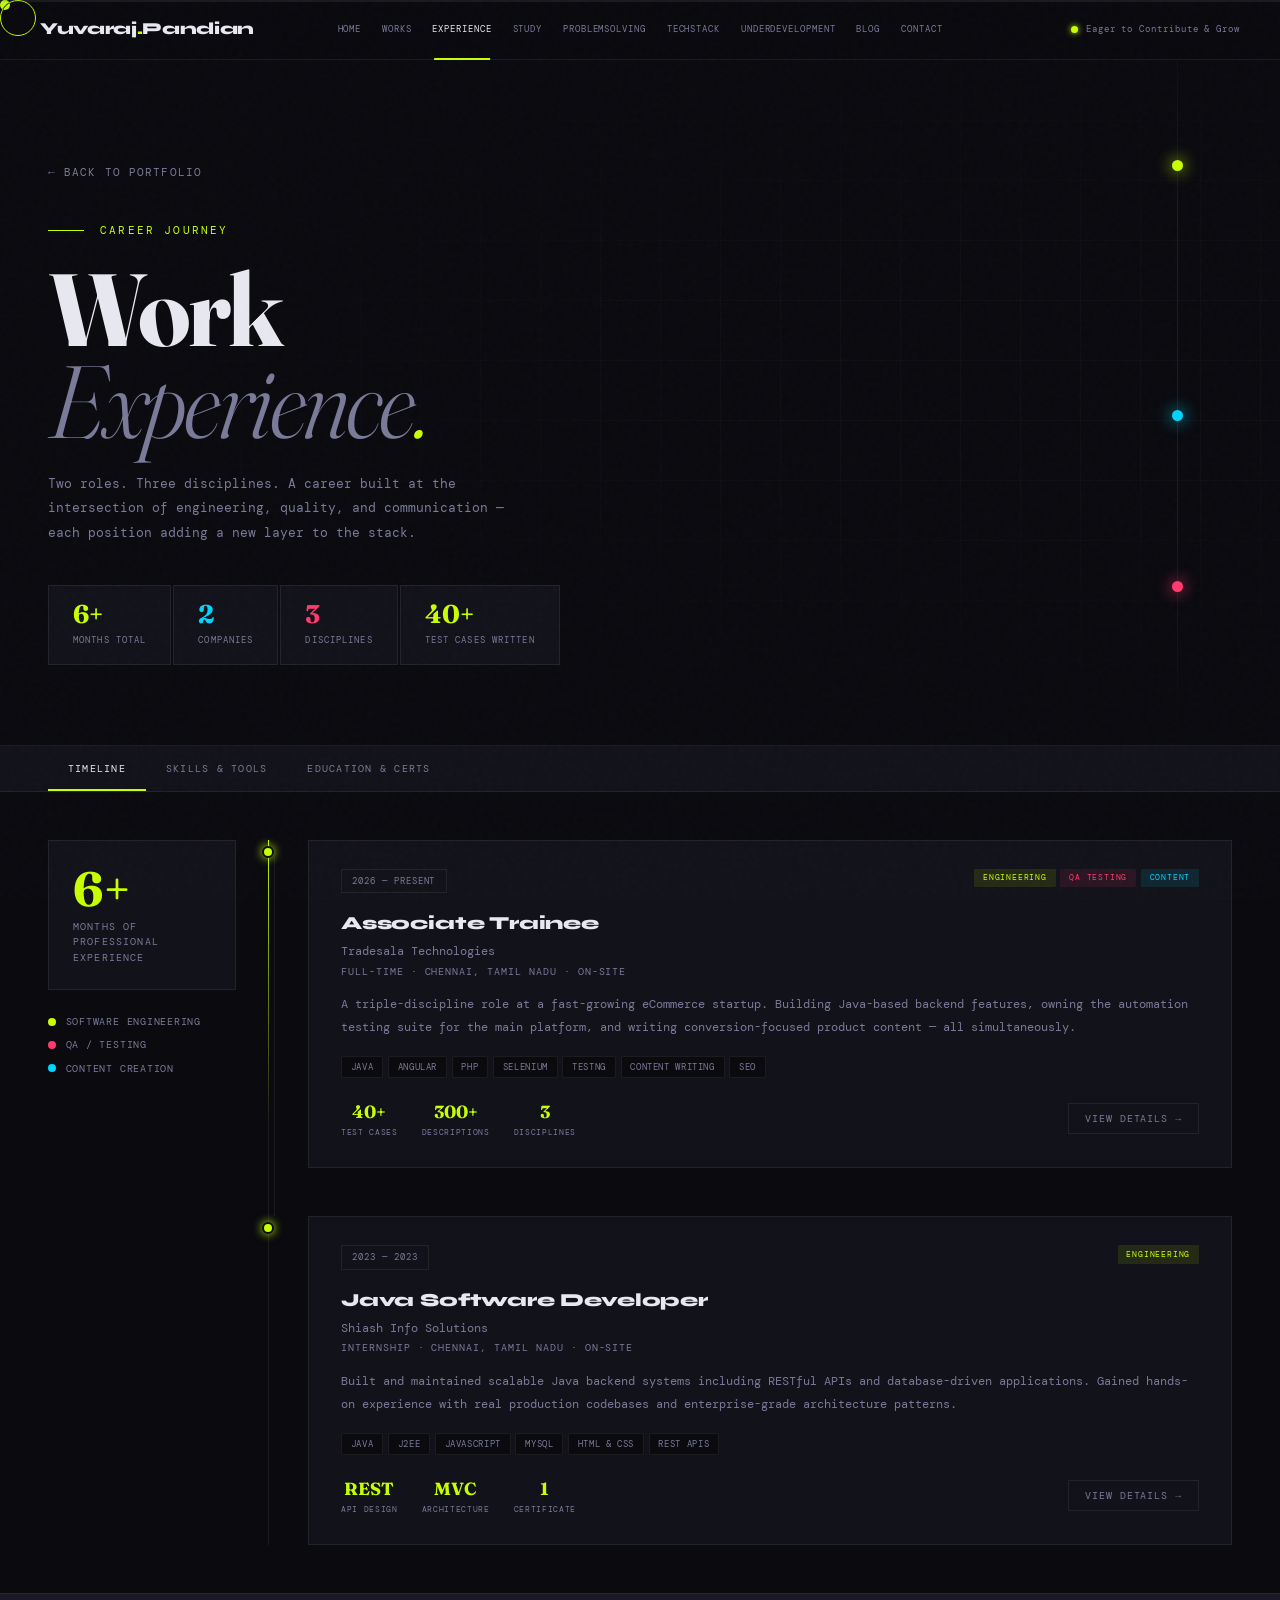
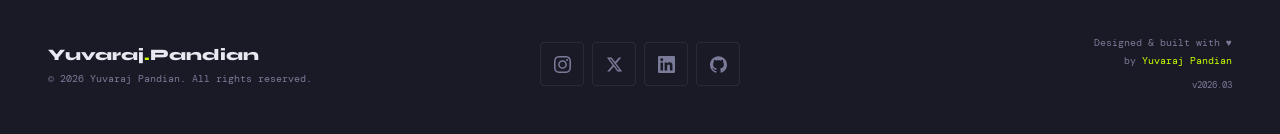
<file: experience.html>
<!DOCTYPE html>
<html lang="en">
<head>
<meta charset="UTF-8">
<meta name="viewport" content="width=device-width, initial-scale=1.0">
<title>Experience — Yuvaraj Pandian</title>
<link href="https://fonts.googleapis.com/css2?family=Syne:wght@400;600;700;800&family=DM+Mono:ital,wght@0,300;0,400;1,300&family=Fraunces:ital,opsz,wght@0,9..144,300;0,9..144,700;1,9..144,400&display=swap" rel="stylesheet">
<style>
/* ════════════════════════════════
   ROOT & RESET
════════════════════════════════ */
:root {
  --bg: #0a0a0f;
  --surface: #12121a;
  --surface2: #1a1a26;
  --accent1: #c8ff00;
  --accent2: #ff3b6e;
  --accent3: #00d4ff;
  --text: #e8e8f0;
  --text-dim: #7a7a99;
  --border: rgba(255,255,255,0.07);
}
*,*::before,*::after{box-sizing:border-box;margin:0;padding:0;}
html{scroll-behavior:smooth;overflow-x:hidden;}
body{
  background:var(--bg);color:var(--text);
  font-family:'DM Mono',monospace;font-size:14px;line-height:1.6;cursor:none;
}
body::before{
  content:'';position:fixed;inset:0;
  background-image:url("data:image/svg+xml,%3Csvg viewBox='0 0 200 200' xmlns='http://www.w3.org/2000/svg'%3E%3Cfilter id='n'%3E%3CfeTurbulence type='fractalNoise' baseFrequency='0.9' numOctaves='4' stitchTiles='stitch'/%3E%3C/filter%3E%3Crect width='100%25' height='100%25' filter='url(%23n)' opacity='1'/%3E%3C/svg%3E");
  opacity:0.022;pointer-events:none;z-index:9997;
}

/* ════════════════════════════════
   CUSTOM CURSOR
════════════════════════════════ */
.cursor,.cursor-ring{position:fixed;pointer-events:none;border-radius:50%;z-index:9999;display:none;}
@media(hover:hover){
  .cursor{display:block;width:10px;height:10px;background:var(--accent1);mix-blend-mode:difference;transition:transform .15s ease;}
  .cursor-ring{display:block;width:36px;height:36px;border:1.5px solid var(--accent1);z-index:9998;mix-blend-mode:difference;transition:left .1s ease,top .1s ease,transform .3s ease;}
  body,a,button{cursor:none;}
}

/* ════════════════════════════════
   NAV
════════════════════════════════ */
nav{
  position:fixed;top:0;left:0;right:0;z-index:300;
  display:flex;align-items:center;justify-content:space-between;
  padding:1.2rem 3rem;
  background:rgba(10,10,15,.92);backdrop-filter:blur(20px);
  border-bottom:1px solid var(--border);
}
.nav-logo{font-family:'Syne',sans-serif;font-weight:800;font-size:1.05rem;letter-spacing:-.02em;color:var(--text);text-decoration:none;flex-shrink:0;}
.nav-logo span{color:var(--accent1);}
.nav-links{display:flex;gap:0;list-style:none;}
.nav-links a{color:var(--text-dim);text-decoration:none;font-size:.72rem;letter-spacing:.1em;text-transform:uppercase;padding:.45rem .9rem;position:relative;transition:color .2s;}
.nav-links a::after{content:'';position:absolute;bottom:0;left:.9rem;right:.9rem;height:1px;background:var(--accent1);transform:scaleX(0);transition:transform .3s ease;}
.nav-links a:hover,.nav-links a.active{color:var(--text);}
.nav-links a:hover::after,.nav-links a.active::after{transform:scaleX(1);}
.nav-status{display:flex;align-items:center;gap:.5rem;font-size:.68rem;color:var(--text-dim);flex-shrink:0;}
.status-dot{width:6px;height:6px;background:var(--accent1);border-radius:50%;animation:pulse 2s infinite;}
@keyframes pulse{0%,100%{opacity:1;transform:scale(1);}50%{opacity:.5;transform:scale(.8);}}
.hamburger{display:none;flex-direction:column;gap:5px;background:none;border:none;padding:4px;}
.hamburger span{display:block;width:22px;height:2px;background:var(--text);border-radius:2px;transition:all .3s;}
.hamburger.open span:nth-child(1){transform:rotate(45deg) translate(5px,5px);}
.hamburger.open span:nth-child(2){opacity:0;}
.hamburger.open span:nth-child(3){transform:rotate(-45deg) translate(5px,-5px);}
.mobile-menu{display:none;position:fixed;inset:0;z-index:290;background:rgba(10,10,15,.98);backdrop-filter:blur(20px);flex-direction:column;align-items:center;justify-content:center;gap:.5rem;}
.mobile-menu.open{display:flex;}
.mobile-menu a{font-family:'Syne',sans-serif;font-weight:700;font-size:clamp(1.8rem,8vw,2.5rem);color:var(--text-dim);text-decoration:none;text-transform:uppercase;padding:.4rem 1rem;transition:color .2s;}
.mobile-menu a:hover{color:var(--accent1);}
.mobile-menu-footer{position:absolute;bottom:2rem;font-size:.65rem;color:var(--text-dim);letter-spacing:.15em;}

/* ════════════════════════════════
   HERO
════════════════════════════════ */
.exp-hero{
  padding:160px 3rem 80px;
  position:relative;overflow:hidden;
  border-bottom:1px solid var(--border);
}
.hero-grid-bg{
  position:absolute;inset:0;
  background-image:
    linear-gradient(rgba(255,255,255,.025) 1px,transparent 1px),
    linear-gradient(90deg,rgba(255,255,255,.025) 1px,transparent 1px);
  background-size:60px 60px;
  mask-image:radial-gradient(ellipse at 80% 50%,black 20%,transparent 70%);
}
/* Decorative timeline-line bg element */
.hero-timeline-deco{
  position:absolute;right:8%;top:0;bottom:0;width:1px;
  background:linear-gradient(to bottom,transparent,var(--border) 30%,var(--border) 70%,transparent);
}
.hero-timeline-dot{
  position:absolute;right:calc(8% - 5px);
  width:11px;height:11px;border-radius:50%;
  background:var(--accent1);
  box-shadow:0 0 16px var(--accent1);
  animation:floatdot 4s ease-in-out infinite;
}
.hero-timeline-dot:nth-child(2){top:30%;animation-delay:0s;}
.hero-timeline-dot:nth-child(3){top:55%;background:var(--accent3);box-shadow:0 0 16px var(--accent3);animation-delay:1.5s;}
.hero-timeline-dot:nth-child(4){top:78%;background:var(--accent2);box-shadow:0 0 16px var(--accent2);animation-delay:3s;}
@keyframes floatdot{0%,100%{transform:translateX(0);}50%{transform:translateX(-8px);}}

.back-link{display:inline-flex;align-items:center;gap:.5rem;font-size:.7rem;letter-spacing:.1em;text-transform:uppercase;color:var(--text-dim);text-decoration:none;margin-bottom:2.5rem;transition:color .2s;}
.back-link:hover{color:var(--accent1);}
.hero-eyebrow{font-size:.68rem;letter-spacing:.2em;text-transform:uppercase;color:var(--accent1);margin-bottom:1.5rem;display:flex;align-items:center;gap:1rem;}
.hero-eyebrow::before{content:'';width:36px;height:1px;background:var(--accent1);}
.hero-title{font-family:'Fraunces',serif;font-size:clamp(3rem,8vw,7.5rem);font-weight:700;line-height:.9;letter-spacing:-.03em;margin-bottom:1.5rem;}
.hero-title .italic{font-style:italic;font-weight:300;color:var(--text-dim);}
.hero-title .dot{color:var(--accent1);}
.hero-desc{max-width:480px;color:var(--text-dim);font-size:.83rem;line-height:1.85;margin-bottom:2.5rem;}

/* Quick stats strip */
.exp-stats{display:flex;gap:2px;}
.exp-stat{padding:1rem 1.5rem;border:1px solid var(--border);background:var(--surface);}
.exp-stat-num{font-family:'Fraunces',serif;font-size:1.6rem;font-weight:700;line-height:1;}
.exp-stat-num.c1{color:var(--accent1);}
.exp-stat-num.c2{color:var(--accent3);}
.exp-stat-num.c3{color:var(--accent2);}
.exp-stat-label{font-size:.58rem;letter-spacing:.12em;text-transform:uppercase;color:var(--text-dim);margin-top:.3rem;}

/* ════════════════════════════════
   TAB BAR
════════════════════════════════ */
.tab-bar{
  background:var(--surface);border-bottom:1px solid var(--border);
  padding:0 3rem;position:sticky;top:65px;z-index:100;
  display:flex;align-items:center;gap:0;overflow-x:auto;
}
.tab-btn{
  background:none;border:none;padding:1rem 1.25rem;
  font-family:'DM Mono',monospace;font-size:.65rem;letter-spacing:.12em;
  text-transform:uppercase;color:var(--text-dim);
  position:relative;white-space:nowrap;transition:color .2s;
}
.tab-btn::after{content:'';position:absolute;bottom:0;left:0;right:0;height:2px;background:var(--accent1);transform:scaleX(0);transition:transform .3s ease;}
.tab-btn:hover,.tab-btn.active{color:var(--text);}
.tab-btn.active::after{transform:scaleX(1);}
.tab-btn.skills-tab::after{background:var(--accent3);}
.tab-btn.edu-tab::after{background:var(--accent2);}

/* ════════════════════════════════
   PAGE BODY
════════════════════════════════ */
.page-body{padding:3rem;}

/* ── Tab Panels ── */
.tab-panel{display:none;}
.tab-panel.active{display:block;}

/* ════════════════════════════════
   EXPERIENCE TIMELINE
════════════════════════════════ */
.timeline-wrap{display:grid;grid-template-columns:220px 1fr;gap:0;}

/* Left year rail */
.timeline-rail{position:relative;}
.timeline-rail-inner{
  position:sticky;top:130px;
  padding:0 2rem 0 0;
}
.timeline-total{
  background:var(--surface);border:1px solid var(--border);
  padding:1.5rem;margin-bottom:1.5rem;
}
.timeline-total-num{font-family:'Fraunces',serif;font-size:3rem;font-weight:700;line-height:1;color:var(--accent1);}
.timeline-total-label{font-size:.6rem;letter-spacing:.12em;text-transform:uppercase;color:var(--text-dim);margin-top:.4rem;}

.discipline-legend{display:flex;flex-direction:column;gap:.5rem;}
.legend-item{display:flex;align-items:center;gap:.6rem;font-size:.6rem;letter-spacing:.08em;text-transform:uppercase;color:var(--text-dim);}
.legend-dot{width:8px;height:8px;border-radius:50%;flex-shrink:0;}
.legend-dot.dev{background:var(--accent1);}
.legend-dot.qa{background:var(--accent2);}
.legend-dot.con{background:var(--accent3);}
.legend-dot.edu{background:#a855f7;}

/* Right timeline */
.timeline-entries{position:relative;padding-left:2.5rem;}
.timeline-entries::before{
  content:'';position:absolute;left:0;top:0;bottom:0;
  width:1px;background:linear-gradient(to bottom,var(--accent1) 0%,var(--border) 40%,var(--border) 100%);
}

.exp-entry{position:relative;padding-bottom:3rem;}
.exp-entry:last-child{padding-bottom:0;}

/* Timeline node */
.entry-node{
  position:absolute;left:-2.5rem;
  width:12px;height:12px;border-radius:50%;
  border:2px solid var(--bg);margin-left:-6px;
  top:6px;transition:transform .3s,box-shadow .3s;
}
.exp-entry:hover .entry-node{transform:scale(1.5);}
.entry-node.dev{background:var(--accent1);box-shadow:0 0 10px var(--accent1);}
.entry-node.qa{background:var(--accent2);box-shadow:0 0 10px var(--accent2);}
.entry-node.con{background:var(--accent3);box-shadow:0 0 10px var(--accent3);}

/* Connector line from node */
.entry-connector{
  position:absolute;left:calc(-2.5rem + 6px);top:17px;bottom:0;
  width:1px;background:var(--border);
}
.exp-entry:last-child .entry-connector{display:none;}

/* Entry card */
.entry-card{
  background:var(--surface);border:1px solid var(--border);
  padding:1.75rem 2rem;position:relative;overflow:hidden;
  transition:border-color .3s,background .3s;
}
.entry-card::before{
  content:'';position:absolute;top:0;left:0;right:0;height:2px;
  transform:scaleX(0);transform-origin:left;transition:transform .4s ease;
}
.exp-entry.dev .entry-card::before{background:var(--accent1);}
.exp-entry.qa .entry-card::before{background:var(--accent2);}
.exp-entry.con .entry-card::before{background:var(--accent3);}
.exp-entry:hover .entry-card::before{transform:scaleX(1);}
.exp-entry.dev:hover .entry-card{border-color:rgba(200,255,0,.3);background:var(--surface2);}
.exp-entry.qa:hover .entry-card{border-color:rgba(255,59,110,.3);background:var(--surface2);}
.exp-entry.con:hover .entry-card{border-color:rgba(0,212,255,.3);background:var(--surface2);}

.entry-top{display:flex;align-items:flex-start;justify-content:space-between;margin-bottom:1rem;gap:1rem;}
.entry-date-badge{
  font-size:.58rem;letter-spacing:.1em;text-transform:uppercase;
  padding:.25rem .65rem;border:1px solid var(--border);
  color:var(--text-dim);white-space:nowrap;flex-shrink:0;
}
.entry-badges{display:flex;gap:.3rem;flex-wrap:wrap;justify-content:flex-end;}
.entry-badge{
  font-size:.5rem;letter-spacing:.1em;text-transform:uppercase;
  padding:.18rem .55rem;border-radius:1px;
}
.badge-dev{background:rgba(200,255,0,.1);color:var(--accent1);}
.badge-qa{background:rgba(255,59,110,.1);color:var(--accent2);}
.badge-con{background:rgba(0,212,255,.1);color:var(--accent3);}

.entry-role{font-family:'Syne',sans-serif;font-size:1.15rem;font-weight:800;letter-spacing:-.01em;margin-bottom:.2rem;}
.entry-company{font-size:.78rem;color:var(--text-dim);margin-bottom:.1rem;}
.entry-type{font-size:.6rem;letter-spacing:.1em;text-transform:uppercase;color:var(--text-dim);margin-bottom:.9rem;}
.entry-desc{font-size:.78rem;color:var(--text-dim);line-height:1.8;margin-bottom:1.1rem;}

.entry-skills{display:flex;flex-wrap:wrap;gap:.3rem;margin-bottom:1.25rem;}
.entry-skill{
  font-size:.56rem;letter-spacing:.07em;text-transform:uppercase;
  padding:.18rem .55rem;background:var(--bg);border:1px solid var(--border);
  border-radius:2px;color:var(--text-dim);
}

.entry-footer{display:flex;align-items:center;justify-content:space-between;}
.entry-highlights{display:flex;gap:1.5rem;}
.entry-hl{text-align:center;}
.entry-hl-num{font-family:'Fraunces',serif;font-size:1.1rem;font-weight:700;}
.exp-entry.dev .entry-hl-num{color:var(--accent1);}
.exp-entry.qa .entry-hl-num{color:var(--accent2);}
.exp-entry.con .entry-hl-num{color:var(--accent3);}
.entry-hl-label{font-size:.52rem;letter-spacing:.08em;text-transform:uppercase;color:var(--text-dim);}

.entry-cta{
  background:none;border:1px solid var(--border);
  padding:.5rem 1rem;font-family:'DM Mono',monospace;
  font-size:.6rem;letter-spacing:.1em;text-transform:uppercase;
  color:var(--text-dim);transition:all .3s;
}
.exp-entry.dev:hover .entry-cta{border-color:var(--accent1);color:var(--accent1);}
.exp-entry.qa:hover .entry-cta{border-color:var(--accent2);color:var(--accent2);}
.exp-entry.con:hover .entry-cta{border-color:var(--accent3);color:var(--accent3);}

/* ════════════════════════════════
   SKILLS TAB
════════════════════════════════ */
.skills-body{display:grid;grid-template-columns:1fr 1fr;gap:2px;}

.skill-category-card{
  background:var(--surface);border:1px solid var(--border);
  padding:1.75rem 2rem;
}
.skill-cat-header{display:flex;align-items:center;gap:.75rem;margin-bottom:1.5rem;}
.skill-cat-icon{
  width:36px;height:36px;border-radius:4px;
  display:flex;align-items:center;justify-content:center;
  font-size:1rem;background:var(--surface2);border:1px solid var(--border);
  flex-shrink:0;
}
.skill-cat-name{font-family:'Syne',sans-serif;font-size:.9rem;font-weight:700;}
.skill-cat-count{font-size:.6rem;color:var(--text-dim);letter-spacing:.08em;margin-top:.1rem;}

.skill-list{display:flex;flex-direction:column;gap:.65rem;}
.skill-row{display:flex;flex-direction:column;gap:.3rem;}
.skill-row-top{display:flex;justify-content:space-between;align-items:baseline;}
.skill-name{font-size:.72rem;color:var(--text);}
.skill-pct{font-family:'Fraunces',serif;font-size:.72rem;color:var(--text-dim);}
.skill-bar-bg{height:2px;background:var(--surface2);border-radius:1px;overflow:hidden;}
.skill-bar-fill{height:100%;border-radius:1px;width:0%;transition:width 1s ease;}
.skill-bar-fill.c1{background:var(--accent1);}
.skill-bar-fill.c2{background:var(--accent2);}
.skill-bar-fill.c3{background:var(--accent3);}
.skill-bar-fill.c4{background:#a855f7;}

/* Tool grid */
.tools-grid{display:flex;flex-wrap:wrap;gap:.4rem;margin-top:.5rem;}
.tool-chip{
  font-size:.58rem;letter-spacing:.07em;text-transform:uppercase;
  padding:.25rem .65rem;border:1px solid var(--border);
  border-radius:2px;color:var(--text-dim);background:var(--bg);
  transition:all .2s;
}
.tool-chip:hover{border-color:rgba(200,255,0,.35);color:var(--accent1);}

/* ════════════════════════════════
   EDUCATION TAB
════════════════════════════════ */
.edu-grid{display:grid;grid-template-columns:1fr 1fr;gap:2px;margin-bottom:3rem;}

.edu-card{
  background:var(--surface);border:1px solid var(--border);
  padding:2rem;position:relative;overflow:hidden;
}
.edu-card::before{
  content:'';position:absolute;top:0;left:0;right:0;height:2px;
  background:linear-gradient(90deg,var(--accent2),transparent);
}
.edu-icon-row{display:flex;align-items:center;justify-content:space-between;margin-bottom:1.25rem;}
.edu-icon{font-size:1.8rem;}
.edu-gpa{
  font-family:'Fraunces',serif;font-size:1.4rem;font-weight:700;
  color:var(--accent2);text-align:right;line-height:1;
}
.edu-gpa-label{font-size:.52rem;letter-spacing:.1em;text-transform:uppercase;color:var(--text-dim);text-align:right;}
.edu-degree{font-family:'Syne',sans-serif;font-size:.95rem;font-weight:700;margin-bottom:.35rem;line-height:1.3;}
.edu-school{font-size:.75rem;color:var(--accent3);margin-bottom:.25rem;}
.edu-period{font-size:.62rem;color:var(--text-dim);letter-spacing:.08em;margin-bottom:.85rem;}
.edu-desc{font-size:.73rem;color:var(--text-dim);line-height:1.75;}

/* Cert section */
.cert-section-header{
  display:flex;align-items:center;gap:1rem;
  margin-bottom:1.5rem;padding-bottom:.75rem;
  border-bottom:1px solid var(--border);
}
.cert-section-title{font-family:'Syne',sans-serif;font-size:.8rem;font-weight:700;letter-spacing:.08em;text-transform:uppercase;color:var(--accent1);}

.cert-grid{display:grid;grid-template-columns:repeat(4,1fr);gap:2px;}
.cert-card{
  background:var(--surface);border:1px solid var(--border);
  padding:1.5rem;position:relative;overflow:hidden;
  transition:border-color .3s,background .3s;
}
.cert-card:hover{border-color:rgba(200,255,0,.3);background:var(--surface2);}
.cert-card::before{
  content:'';position:absolute;bottom:0;left:0;right:0;height:2px;
  background:var(--accent1);transform:scaleX(0);transform-origin:left;
  transition:transform .4s;
}
.cert-card:hover::before{transform:scaleX(1);}
.cert-num{font-family:'Fraunces',serif;font-size:2rem;font-weight:700;line-height:1;margin-bottom:.75rem;}.cert-num.n1{color:var(--accent1);}.cert-num.n2{color:var(--accent3);}.cert-num.n3{color:var(--accent2);}.cert-num.n4{color:var(--accent1);}
.cert-name{font-family:'Syne',sans-serif;font-size:.82rem;font-weight:700;margin-bottom:.4rem;line-height:1.3;}
.cert-issuer{font-size:.62rem;color:var(--text-dim);margin-bottom:.3rem;}
.cert-year{font-size:.58rem;letter-spacing:.1em;text-transform:uppercase;color:var(--accent1);}

/* ════════════════════════════════
   ROLE DETAIL OVERLAY
════════════════════════════════ */
.role-overlay{
  display:none;position:fixed;inset:0;z-index:500;
  background:var(--bg);overflow-y:auto;
  animation:overlayIn .35s ease;
}
.role-overlay.open{display:block;}
@keyframes overlayIn{from{opacity:0;transform:translateY(20px);}to{opacity:1;transform:none;}}

.read-progress{position:fixed;top:0;left:0;right:0;height:2px;background:var(--border);z-index:600;}
.read-progress-fill{height:100%;background:var(--accent1);width:0%;transition:width .1s;}

.overlay-nav{
  position:sticky;top:0;background:rgba(10,10,15,.95);
  backdrop-filter:blur(20px);border-bottom:1px solid var(--border);
  padding:1rem 3rem;display:flex;align-items:center;
  justify-content:space-between;z-index:10;
}
.overlay-back{
  display:inline-flex;align-items:center;gap:.5rem;
  font-size:.68rem;letter-spacing:.1em;text-transform:uppercase;
  color:var(--text-dim);background:none;border:none;transition:color .2s;
}
.overlay-back:hover{color:var(--accent1);}
.overlay-nav-brand{font-family:'Syne',sans-serif;font-weight:800;font-size:.9rem;text-decoration:none;color:var(--text);}
.overlay-nav-brand span{color:var(--accent1);}

.role-detail{max-width:900px;margin:0 auto;padding:4rem 3rem 6rem;}

/* Role header */
.role-header-area{
  display:grid;grid-template-columns:1fr auto;
  gap:2rem;align-items:start;margin-bottom:3rem;
}
.role-badge-row{display:flex;gap:.4rem;flex-wrap:wrap;margin-bottom:.75rem;}
.role-cat-badge{
  font-size:.56rem;letter-spacing:.14em;text-transform:uppercase;
  padding:.22rem .65rem;border-radius:1px;
}
.role-title-large{
  font-family:'Fraunces',serif;font-size:clamp(1.8rem,4vw,3rem);
  font-weight:700;line-height:1.05;letter-spacing:-.02em;margin-bottom:.35rem;
}
.role-company-large{font-size:1rem;color:var(--accent3);margin-bottom:.25rem;}
.role-period-large{font-size:.7rem;color:var(--text-dim);letter-spacing:.08em;margin-bottom:1.25rem;}
.role-lead{
  font-size:.88rem;color:var(--text-dim);line-height:1.85;
  padding:1.25rem;border-left:3px solid var(--accent1);
  background:var(--surface);
}

.role-meta-box{
  background:var(--surface);border:1px solid var(--border);
  padding:1.5rem;min-width:200px;
}
.meta-item{margin-bottom:1.1rem;}
.meta-item:last-child{margin-bottom:0;}
.meta-label{font-size:.55rem;letter-spacing:.15em;text-transform:uppercase;color:var(--text-dim);margin-bottom:.3rem;}
.meta-value{font-family:'Syne',sans-serif;font-weight:600;font-size:.82rem;}
.meta-tags{display:flex;flex-direction:column;gap:.3rem;}
.meta-tag{font-size:.6rem;letter-spacing:.07em;padding:.22rem .6rem;border:1px solid var(--border);border-radius:2px;color:var(--text-dim);}

/* Role body */
.role-body{font-size:.84rem;line-height:1.9;color:var(--text-dim);}
.role-body h2{font-family:'Fraunces',serif;font-size:1.55rem;font-weight:700;color:var(--text);margin:2.5rem 0 .9rem;line-height:1.1;}
.role-body h3{font-family:'Syne',sans-serif;font-size:.9rem;font-weight:700;color:var(--text);margin:1.75rem 0 .65rem;letter-spacing:.03em;text-transform:uppercase;}
.role-body p{margin-bottom:1.1rem;}
.role-body strong{color:var(--text);font-weight:600;}
.role-body ul,.role-body ol{padding-left:1.5rem;margin-bottom:1.1rem;}
.role-body li{margin-bottom:.45rem;}
.role-body li::marker{color:var(--accent1);}
.role-body code{background:var(--surface2);border:1px solid var(--border);padding:.15rem .45rem;border-radius:2px;font-size:.78rem;color:var(--accent1);font-family:'DM Mono',monospace;}
.role-body pre{background:var(--surface);border:1px solid var(--border);border-left:3px solid var(--accent1);padding:1.5rem;margin:1.5rem 0;overflow-x:auto;border-radius:2px;}
.role-body pre code{background:none;border:none;padding:0;color:var(--text);font-size:.76rem;line-height:1.7;}
.role-body blockquote{border-left:3px solid var(--accent3);padding:.9rem 1.4rem;margin:1.5rem 0;background:var(--surface);color:var(--text);font-style:italic;}

.highlight-box{display:grid;grid-template-columns:repeat(3,1fr);gap:2px;margin:2rem 0;}
.highlight-item{background:var(--surface);padding:1.25rem;border:1px solid var(--border);text-align:center;}
.highlight-num{font-family:'Fraunces',serif;font-size:1.8rem;font-weight:700;color:var(--accent1);line-height:1;}
.highlight-label{font-size:.58rem;letter-spacing:.1em;text-transform:uppercase;color:var(--text-dim);margin-top:.3rem;}

.callout{background:var(--surface2);border:1px solid var(--border);border-left:3px solid var(--accent2);padding:1rem 1.25rem;margin:1.5rem 0;border-radius:0 2px 2px 0;}
.callout-title{font-family:'Syne',sans-serif;font-weight:700;font-size:.68rem;letter-spacing:.08em;text-transform:uppercase;color:var(--accent2);margin-bottom:.35rem;}

.role-footer{margin-top:3rem;padding-top:2rem;border-top:1px solid var(--border);}
.role-footer-tags{display:flex;flex-wrap:wrap;gap:.4rem;margin-bottom:2rem;}
.role-footer-tag{font-size:.58rem;letter-spacing:.07em;text-transform:uppercase;padding:.25rem .65rem;border:1px solid var(--border);border-radius:2px;color:var(--text-dim);}

/* ════════════════════════════════
   FOOTER
════════════════════════════════ */
footer{background:var(--surface2);border-top:1px solid var(--border);padding:2.5rem 3rem;}
.footer-inner{display:grid;grid-template-columns:1fr auto 1fr;align-items:center;gap:2rem;}
.footer-brand{font-family:'Syne',sans-serif;font-weight:800;font-size:1rem;}
.footer-brand span{color:var(--accent1);}
.footer-copy{font-size:.62rem;color:var(--text-dim);margin-top:.2rem;}
.social-links{display:flex;gap:.5rem;justify-content:center;}
.social-link{width:44px;height:44px;border:1px solid var(--border);border-radius:4px;display:flex;align-items:center;justify-content:center;text-decoration:none;color:var(--text-dim);transition:all .3s;position:relative;overflow:hidden;}
.social-link::before{content:'';position:absolute;inset:0;opacity:0;transition:opacity .3s;}
.social-link.instagram::before{background:linear-gradient(135deg,#f09433,#e6683c,#dc2743,#cc2366,#bc1888);}
.social-link.twitter::before{background:#000;}
.social-link.linkedin::before{background:#0077b5;}
.social-link.github::before{background:#333;}
.social-link:hover::before{opacity:1;}
.social-link:hover{border-color:transparent;color:white;transform:translateY(-3px);box-shadow:0 8px 20px rgba(0,0,0,.3);}
.social-link svg{width:17px;height:17px;position:relative;z-index:1;fill:currentColor;}
.footer-right{text-align:right;font-size:.62rem;color:var(--text-dim);line-height:1.85;}
.footer-right a{color:var(--accent1);text-decoration:none;}

/* ════════════════════════════════
   SCROLL REVEAL
════════════════════════════════ */
.reveal{opacity:0;transform:translateY(24px);transition:opacity .6s ease,transform .6s ease;}
.reveal.visible{opacity:1;transform:none;}
.reveal-delay-1{transition-delay:.1s;}
.reveal-delay-2{transition-delay:.2s;}
.reveal-delay-3{transition-delay:.3s;}

/* ════════════════════════════════
   RESPONSIVE
════════════════════════════════ */
@media(max-width:1100px){
  .timeline-wrap{grid-template-columns:1fr;}
  .timeline-rail{display:none;}
  .skills-body{grid-template-columns:1fr;}
  .edu-grid{grid-template-columns:1fr;}
  .cert-grid{grid-template-columns:repeat(2,1fr);}
  .footer-inner{grid-template-columns:1fr auto;}
  .footer-right{display:none;}
}
@media(max-width:768px){
  nav,.exp-hero,.tab-bar,.page-body,footer{padding-left:1.1rem;padding-right:1.1rem;}
  .nav-links,.nav-status{display:none;}
  .hamburger{display:flex;}
  .exp-hero{padding-top:120px;padding-bottom:50px;}
  .hero-title{font-size:clamp(2.5rem,12vw,5rem);}
  .exp-stats{flex-wrap:wrap;}
  .timeline-entries{padding-left:1.5rem;}
  .role-header-area{grid-template-columns:1fr;}
  .role-meta-box{min-width:unset;}
  .highlight-box{grid-template-columns:repeat(2,1fr);}
  .overlay-nav{padding:1rem 1.25rem;}
  .role-detail{padding:2rem 1.25rem 4rem;}
  .cert-grid{grid-template-columns:1fr 1fr;}
  .footer-inner{grid-template-columns:1fr;text-align:center;gap:1.25rem;}
}
@media(max-width:480px){
  .highlight-box{grid-template-columns:1fr;}
  .cert-grid{grid-template-columns:1fr;}
}
/* NAV */
nav {
  position: fixed; top: 0; left: 0; right: 0; z-index: 300;
  display: flex; align-items: center; justify-content: space-between;
  padding: 0 2.5rem;
  height: 60px;
  background: rgba(10,10,15,0.96);
  backdrop-filter: blur(24px);
  border-bottom: 1px solid var(--border);
}
.nav-logo {
  font-family: 'Syne', sans-serif; font-weight: 800;
  font-size: 1.05rem; letter-spacing: -0.02em;
  color: var(--text); text-decoration: none; flex-shrink: 0;
}
.nav-logo span { color: var(--accent1); }
.nav-links {
  display: flex; gap: 0; list-style: none;
  position: absolute; left: 50%; transform: translateX(-50%);
}
.nav-links a {
  color: var(--text-dim); text-decoration: none;
  font-family: 'DM Mono', monospace;
  font-size: 0.6rem; letter-spacing: 0.12em; text-transform: uppercase;
  padding: 0 0.75rem; height: 60px;
  display: flex; align-items: center;
  position: relative; transition: color 0.2s;
  white-space: nowrap;
}
.nav-links a::after {
  content: ''; position: absolute;
  bottom: 0; left: 0.75rem; right: 0.75rem;
  height: 2px; background: var(--accent1);
  transform: scaleX(0); transform-origin: center;
  transition: transform 0.25s ease;
}
.nav-links a:hover { color: var(--text); }
.nav-links a:hover::after { transform: scaleX(1); }
.nav-links a.active { color: var(--text); }
.nav-links a.active::after { transform: scaleX(1); }
.nav-status {
  display: flex; align-items: center; gap: 0.5rem;
  font-family: 'DM Mono', monospace;
  font-size: 0.58rem; letter-spacing: 0.1em;
  color: var(--text-dim); flex-shrink: 0;
}
.status-dot {
  width: 7px; height: 7px;
  background: var(--accent1); border-radius: 50%;
  box-shadow: 0 0 6px var(--accent1);
  animation: pulse 2s infinite;
}
@keyframes pulse { 0%,100%{opacity:1;transform:scale(1);}50%{opacity:.5;transform:scale(.7);} }
.hamburger { display: none; flex-direction: column; gap: 5px; background: none; border: none; padding: 4px; }
.hamburger span { display: block; width: 22px; height: 2px; background: var(--text); border-radius: 2px; transition: all .3s; }
.hamburger.open span:nth-child(1) { transform: rotate(45deg) translate(5px,5px); }
.hamburger.open span:nth-child(2) { opacity: 0; }
.hamburger.open span:nth-child(3) { transform: rotate(-45deg) translate(5px,-5px); }
.mobile-menu { display: none; position: fixed; inset: 0; z-index: 290; background: rgba(10,10,15,.98); backdrop-filter: blur(20px); flex-direction: column; align-items: center; justify-content: center; gap: .5rem; }
.mobile-menu.open { display: flex; }
.mobile-menu a { font-family: 'Syne', sans-serif; font-weight: 700; font-size: clamp(1.6rem,7vw,2.2rem); color: var(--text-dim); text-decoration: none; text-transform: uppercase; padding: .4rem 1rem; transition: color .2s; letter-spacing: -.01em; }
.mobile-menu a:hover, .mobile-menu a.active { color: var(--accent1); }
.mobile-menu-footer { position: absolute; bottom: 2rem; font-size: .62rem; color: var(--text-dim); letter-spacing: .15em; }
@media (max-width: 1200px) { .nav-status { display: none; } }
@media (max-width: 960px)  { .nav-links { display: none; } .hamburger { display: flex; } }
</style>
   <link rel="stylesheet" href="mobilefix.css">
</head>
<body>

<div class="cursor" id="cursor"></div>
<div class="cursor-ring" id="cursorRing"></div>

<div class="read-progress"><div class="read-progress-fill" id="progressFill"></div></div>

<!-- ══ NAV ══ -->
<nav>
  <a href="index.html" class="nav-logo">Yuvaraj<span>.</span>Pandian</a>
    <ul class="nav-links">
    <li><a href="index.html">Home</a></li>
    <li><a href="works.html">Works</a></li>
    <li><a href="experience.html" class="active">Experience</a></li>
    <li><a href="study.html">Study</a></li>
    <li><a href="problemsolving.html">Problemsolving</a></li>
    <li><a href="techstack.html">Techstack</a></li>
    <li><a href="underdevelopment.html">UnderDevelopment</a></li>
    <li><a href="blog.html">Blog</a></li>
    <li><a href="contact.html">Contact</a></li>
  </ul>
  <div class="nav-status"><div class="status-dot"></div>Eager to Contribute &amp; Grow</div>
  <button class="hamburger" id="hamburger" aria-label="Menu"><span></span><span></span><span></span></button>
</nav>

<div class="mobile-menu" id="mobileMenu">
  <a href="index.html">Home</a>
  <a href="works.html">Works</a>
  <a href="experience.html" class="active">Experience</a>
  <a href="study.html">Study</a>
  <a href="problemsolving.html">Problemsolving</a>
  <a href="techstack.html">Techstack</a>
  <a href="underdevelopment.html">Underdevelopment</a>
  <a href="blog.html">Blog</a>
  <a href="contact.html">Contact</a>
  <div class="mobile-menu-footer">Eager to Contribute &amp; Grow ●</div>
</div>
</div>

<!-- ══ HERO ══ -->
<div class="exp-hero">
  <div class="hero-grid-bg"></div>
  <div class="hero-timeline-deco"></div>
  <div class="hero-timeline-dot"></div>
  <div class="hero-timeline-dot"></div>
  <div class="hero-timeline-dot"></div>

  <a href="index.html" class="back-link reveal">← Back to Portfolio</a>
  <div class="hero-eyebrow reveal">Career Journey</div>
  <h1 class="hero-title reveal">
    <div>Work</div>
    <div class="italic">Experience<span class="dot">.</span></div>
  </h1>
  <p class="hero-desc reveal reveal-delay-1">
    Two roles. Three disciplines. A career built at the intersection of engineering, quality, and communication — each position adding a new layer to the stack.
  </p>
  <div class="exp-stats reveal reveal-delay-2">
    <div class="exp-stat">
      <div class="exp-stat-num c1">6+</div>
      <div class="exp-stat-label">Months Total</div>
    </div>
    <div class="exp-stat">
      <div class="exp-stat-num c2">2</div>
      <div class="exp-stat-label">Companies</div>
    </div>
    <div class="exp-stat">
      <div class="exp-stat-num c3">3</div>
      <div class="exp-stat-label">Disciplines</div>
    </div>
    <div class="exp-stat">
      <div class="exp-stat-num c1">40+</div>
      <div class="exp-stat-label">Test Cases Written</div>
    </div>
  </div>
</div>

<!-- ══ TAB BAR ══ -->
<div class="tab-bar">
  <button class="tab-btn active" data-tab="timeline">Timeline</button>
  <button class="tab-btn skills-tab" data-tab="skills">Skills &amp; Tools</button>
  <button class="tab-btn edu-tab" data-tab="education">Education &amp; Certs</button>
</div>

<!-- ══ PAGE BODY ══ -->
<div class="page-body">

  <!-- ──────────────────────────
       TIMELINE PANEL
  ────────────────────────────── -->
  <div class="tab-panel active" id="panel-timeline">
    <div class="timeline-wrap">

      <!-- Left rail -->
      <div class="timeline-rail">
        <div class="timeline-rail-inner">
          <div class="timeline-total reveal">
            <div class="timeline-total-num">6+</div>
            <div class="timeline-total-label">Months of Professional Experience</div>
          </div>
          <div class="discipline-legend reveal reveal-delay-1">
            <div class="legend-item"><div class="legend-dot dev"></div>Software Engineering</div>
            <div class="legend-item"><div class="legend-dot qa"></div>QA / Testing</div>
            <div class="legend-item"><div class="legend-dot con"></div>Content Creation</div>
          </div>
        </div>
      </div>

      <!-- Right entries -->
      <div class="timeline-entries">

        <!-- ── Entry 1: Tradesala ── -->
        <div class="exp-entry dev" data-role="role-tradesala">
          <div class="entry-node dev"></div>
          <div class="entry-connector"></div>
          <div class="entry-card reveal">
            <div class="entry-top">
              <div class="entry-date-badge">2026 — Present</div>
              <div class="entry-badges">
                <span class="entry-badge badge-dev">Engineering</span>
                <span class="entry-badge badge-qa">QA Testing</span>
                <span class="entry-badge badge-con">Content</span>
              </div>
            </div>
            <div class="entry-role">Associate Trainee</div>
            <div class="entry-company">Tradesala Technologies</div>
            <div class="entry-type">Full-time · Chennai, Tamil Nadu · On-site</div>
            <p class="entry-desc">
              A triple-discipline role at a fast-growing eCommerce startup. Building Java-based backend features, owning the automation testing suite for the main platform, and writing conversion-focused product content — all simultaneously.
            </p>
            <div class="entry-skills">
              <span class="entry-skill">Java</span>
              <span class="entry-skill">Angular</span>
              <span class="entry-skill">PHP</span>
              <span class="entry-skill">Selenium</span>
              <span class="entry-skill">TestNG</span>
              <span class="entry-skill">Content Writing</span>
              <span class="entry-skill">SEO</span>
            </div>
            <div class="entry-footer">
              <div class="entry-highlights">
                <div class="entry-hl">
                  <div class="entry-hl-num">40+</div>
                  <div class="entry-hl-label">Test Cases</div>
                </div>
                <div class="entry-hl">
                  <div class="entry-hl-num">300+</div>
                  <div class="entry-hl-label">Descriptions</div>
                </div>
                <div class="entry-hl">
                  <div class="entry-hl-num">3</div>
                  <div class="entry-hl-label">Disciplines</div>
                </div>
              </div>
              <button class="entry-cta" data-role="role-tradesala">View Details →</button>
            </div>
          </div>
        </div>

        <!-- ── Entry 2: Shiash ── -->
        <div class="exp-entry dev" data-role="role-shiash">
          <div class="entry-node dev"></div>
          <div class="entry-connector"></div>
          <div class="entry-card reveal reveal-delay-1">
            <div class="entry-top">
              <div class="entry-date-badge">2023 — 2023</div>
              <div class="entry-badges">
                <span class="entry-badge badge-dev">Engineering</span>
              </div>
            </div>
            <div class="entry-role">Java Software Developer</div>
            <div class="entry-company">Shiash Info Solutions</div>
            <div class="entry-type">Internship · Chennai, Tamil Nadu · On-site</div>
            <p class="entry-desc">
              Built and maintained scalable Java backend systems including RESTful APIs and database-driven applications. Gained hands-on experience with real production codebases and enterprise-grade architecture patterns.
            </p>
            <div class="entry-skills">
              <span class="entry-skill">Java</span>
              <span class="entry-skill">J2EE</span>
              <span class="entry-skill">JavaScript</span>
              <span class="entry-skill">MySQL</span>
              <span class="entry-skill">HTML &amp; CSS</span>
              <span class="entry-skill">REST APIs</span>
            </div>
            <div class="entry-footer">
              <div class="entry-highlights">
                <div class="entry-hl">
                  <div class="entry-hl-num">REST</div>
                  <div class="entry-hl-label">API Design</div>
                </div>
                <div class="entry-hl">
                  <div class="entry-hl-num">MVC</div>
                  <div class="entry-hl-label">Architecture</div>
                </div>
                <div class="entry-hl">
                  <div class="entry-hl-num">1</div>
                  <div class="entry-hl-label">Certificate</div>
                </div>
              </div>
              <button class="entry-cta" data-role="role-shiash">View Details →</button>
            </div>
          </div>
        </div>

      </div><!-- /timeline-entries -->
    </div><!-- /timeline-wrap -->
  </div><!-- /panel-timeline -->

  <!-- ──────────────────────────
       SKILLS PANEL
  ────────────────────────────── -->
  <div class="tab-panel" id="panel-skills">
    <div class="skills-body">

      <!-- Engineering -->
      <div class="skill-category-card reveal">
        <div class="skill-cat-header">
          <div class="skill-cat-icon">⚙️</div>
          <div>
            <div class="skill-cat-name">Software Engineering</div>
            <div class="skill-cat-count">5 Core Skills</div>
          </div>
        </div>
        <div class="skill-list">
          <div class="skill-row">
            <div class="skill-row-top"><span class="skill-name">Java (Core + J2EE)</span><span class="skill-pct">85%</span></div>
            <div class="skill-bar-bg"><div class="skill-bar-fill c1" data-width="85"></div></div>
          </div>
          <div class="skill-row">
            <div class="skill-row-top"><span class="skill-name">Angular</span><span class="skill-pct">65%</span></div>
            <div class="skill-bar-bg"><div class="skill-bar-fill c1" data-width="65"></div></div>
          </div>
          <div class="skill-row">
            <div class="skill-row-top"><span class="skill-name">PHP</span><span class="skill-pct">60%</span></div>
            <div class="skill-bar-bg"><div class="skill-bar-fill c1" data-width="60"></div></div>
          </div>
          <div class="skill-row">
            <div class="skill-row-top"><span class="skill-name">MySQL</span><span class="skill-pct">75%</span></div>
            <div class="skill-bar-bg"><div class="skill-bar-fill c1" data-width="75"></div></div>
          </div>
          <div class="skill-row">
            <div class="skill-row-top"><span class="skill-name">REST API Design</span><span class="skill-pct">72%</span></div>
            <div class="skill-bar-bg"><div class="skill-bar-fill c1" data-width="72"></div></div>
          </div>
        </div>
      </div>

      <!-- QA Testing -->
      <div class="skill-category-card reveal reveal-delay-1">
        <div class="skill-cat-header">
          <div class="skill-cat-icon">🧪</div>
          <div>
            <div class="skill-cat-name">QA / Testing</div>
            <div class="skill-cat-count">4 Core Skills</div>
          </div>
        </div>
        <div class="skill-list">
          <div class="skill-row">
            <div class="skill-row-top"><span class="skill-name">Selenium WebDriver</span><span class="skill-pct">80%</span></div>
            <div class="skill-bar-bg"><div class="skill-bar-fill c2" data-width="80"></div></div>
          </div>
          <div class="skill-row">
            <div class="skill-row-top"><span class="skill-name">TestNG Framework</span><span class="skill-pct">75%</span></div>
            <div class="skill-bar-bg"><div class="skill-bar-fill c2" data-width="75"></div></div>
          </div>
          <div class="skill-row">
            <div class="skill-row-top"><span class="skill-name">OWASP / Security Testing</span><span class="skill-pct">65%</span></div>
            <div class="skill-bar-bg"><div class="skill-bar-fill c2" data-width="65"></div></div>
          </div>
          <div class="skill-row">
            <div class="skill-row-top"><span class="skill-name">Test Case Design</span><span class="skill-pct">82%</span></div>
            <div class="skill-bar-bg"><div class="skill-bar-fill c2" data-width="82"></div></div>
          </div>
        </div>
      </div>

      <!-- Content Creation -->
      <div class="skill-category-card reveal">
        <div class="skill-cat-header">
          <div class="skill-cat-icon">✍️</div>
          <div>
            <div class="skill-cat-name">Content Creation</div>
            <div class="skill-cat-count">4 Core Skills</div>
          </div>
        </div>
        <div class="skill-list">
          <div class="skill-row">
            <div class="skill-row-top"><span class="skill-name">eCommerce Copywriting</span><span class="skill-pct">85%</span></div>
            <div class="skill-bar-bg"><div class="skill-bar-fill c3" data-width="85"></div></div>
          </div>
          <div class="skill-row">
            <div class="skill-row-top"><span class="skill-name">SEO Optimization</span><span class="skill-pct">75%</span></div>
            <div class="skill-bar-bg"><div class="skill-bar-fill c3" data-width="75"></div></div>
          </div>
          <div class="skill-row">
            <div class="skill-row-top"><span class="skill-name">Conversion Optimization</span><span class="skill-pct">70%</span></div>
            <div class="skill-bar-bg"><div class="skill-bar-fill c3" data-width="70"></div></div>
          </div>
          <div class="skill-row">
            <div class="skill-row-top"><span class="skill-name">Indian Market Research</span><span class="skill-pct">78%</span></div>
            <div class="skill-bar-bg"><div class="skill-bar-fill c3" data-width="78"></div></div>
          </div>
        </div>
      </div>

      <!-- Tools -->
      <div class="skill-category-card reveal reveal-delay-1">
        <div class="skill-cat-header">
          <div class="skill-cat-icon">🛠️</div>
          <div>
            <div class="skill-cat-name">Tools &amp; Platforms</div>
            <div class="skill-cat-count">12 Tools</div>
          </div>
        </div>
        <div class="tools-grid">
          <span class="tool-chip">Git / GitHub</span>
          <span class="tool-chip">Gradle</span>
          <span class="tool-chip">IntelliJ IDEA</span>
          <span class="tool-chip">VS Code</span>
          <span class="tool-chip">Postman</span>
          <span class="tool-chip">Burp Suite</span>
          <span class="tool-chip">OWASP ZAP</span>
          <span class="tool-chip">Firebase</span>
          <span class="tool-chip">Android Studio</span>
          <span class="tool-chip">Google AR Core</span>
          <span class="tool-chip">Google Analytics</span>
          <span class="tool-chip">AI Tools (Be10X)</span>
        </div>
      </div>

    </div>
  </div><!-- /panel-skills -->

  <!-- ──────────────────────────
       EDUCATION PANEL
  ────────────────────────────── -->
  <div class="tab-panel" id="panel-education">

    <div class="edu-grid">
      <div class="edu-card reveal">
        <div class="edu-icon-row">
          <div class="edu-icon">🎓</div>
          <div>
            <div class="edu-gpa">7.6</div>
            <div class="edu-gpa-label">CGPA / 10</div>
          </div>
        </div>
        <div class="edu-degree">Master in Computer Applications (MCA)</div>
        <div class="edu-school">Anna University</div>
        <div class="edu-period">2023 — 2025 · Full-time</div>
        <p class="edu-desc">Specialized in software development, database management, and problem-solving across advanced algorithms, distributed systems, and software engineering principles. Completed capstone AR project using Google AR Core and Firebase.</p>
      </div>

      <div class="edu-card reveal reveal-delay-1">
        <div class="edu-icon-row">
          <div class="edu-icon">📐</div>
          <div>
            <div class="edu-gpa" style="color:var(--accent3);">Dist.</div>
            <div class="edu-gpa-label">Graduated</div>
          </div>
        </div>
        <div class="edu-degree">Bachelor in Computer Applications (BCA)</div>
        <div class="edu-school">DR MGR Educational and Research Institute</div>
        <div class="edu-period">2020 — 2023 · Full-time</div>
        <p class="edu-desc">Built a solid foundation in programming, web development, and database management. Graduated with Distinction. First exposure to Java development led to the Core Java certification with Apollo Computers.</p>
      </div>
    </div>

    <!-- Certifications -->
    <div class="cert-section-header reveal">
      <div class="cert-section-title">Licenses &amp; Certifications</div>
    </div>
    <div class="cert-grid">
      <div class="cert-card reveal">
        <div class="cert-num n1">01</div>
        <div class="cert-name">Core Java Certified</div>
        <div class="cert-issuer">Apollo Computers</div>
        <div class="cert-year">2021</div>
      </div>
      <div class="cert-card reveal reveal-delay-1">
        <div class="cert-num n2">02</div>
        <div class="cert-name">AI Tools Certification</div>
        <div class="cert-issuer">Be10X</div>
        <div class="cert-year">2025</div>
      </div>
      <div class="cert-card reveal reveal-delay-2">
        <div class="cert-num n3">03</div>
        <div class="cert-name">Multimodal AI</div>
        <div class="cert-issuer">Global Techno Solutions</div>
        <div class="cert-year">2025</div>
      </div>
      <div class="cert-card reveal reveal-delay-3">
        <div class="cert-num n4">04</div>
        <div class="cert-name">Java Software Developer</div>
        <div class="cert-issuer">Shiash Info Solutions</div>
        <div class="cert-year">2023</div>
      </div>
    </div>

  </div><!-- /panel-education -->

</div><!-- /page-body -->

<!-- ══ FOOTER ══ -->
<footer>
  <div class="footer-inner">
    <div>
      <div class="footer-brand">Yuvaraj<span>.</span>Pandian</div>
      <div class="footer-copy">© 2026 Yuvaraj Pandian. All rights reserved.</div>
    </div>
    <div class="social-links">
      <a href="https://www.instagram.com/_yuviii_24?igsh=bW5mMjdrZ2lhbjRx" target="_blank" rel="noopener" class="social-link instagram">
        <svg viewBox="0 0 24 24"><path d="M12 2.163c3.204 0 3.584.012 4.85.07 3.252.148 4.771 1.691 4.919 4.919.058 1.265.069 1.645.069 4.849 0 3.205-.012 3.584-.069 4.849-.149 3.225-1.664 4.771-4.919 4.919-1.266.058-1.644.07-4.85.07-3.204 0-3.584-.012-4.849-.07-3.26-.149-4.771-1.699-4.919-4.92-.058-1.265-.07-1.644-.07-4.849 0-3.204.013-3.583.07-4.849.149-3.227 1.664-4.771 4.919-4.919 1.266-.057 1.645-.069 4.849-.069zM12 0C8.741 0 8.333.014 7.053.072 2.695.272.273 2.69.073 7.052.014 8.333 0 8.741 0 12c0 3.259.014 3.668.072 4.948.2 4.358 2.618 6.78 6.98 6.98C8.333 23.986 8.741 24 12 24c3.259 0 3.668-.014 4.948-.072 4.354-.2 6.782-2.618 6.979-6.98.059-1.28.073-1.689.073-4.948 0-3.259-.014-3.667-.072-4.947-.196-4.354-2.617-6.78-6.979-6.98C15.668.014 15.259 0 12 0zm0 5.838a6.162 6.162 0 100 12.324 6.162 6.162 0 000-12.324zM12 16a4 4 0 110-8 4 4 0 010 8zm6.406-11.845a1.44 1.44 0 100 2.881 1.44 1.44 0 000-2.881z"/></svg>
      </a>
      <a href="https://x.com/Yuvaraj241003" target="_blank" rel="noopener" class="social-link twitter">
        <svg viewBox="0 0 24 24"><path d="M18.244 2.25h3.308l-7.227 8.26 8.502 11.24H16.17l-5.214-6.817L4.99 21.75H1.68l7.73-8.835L1.254 2.25H8.08l4.713 6.231zm-1.161 17.52h1.833L7.084 4.126H5.117z"/></svg>
      </a>
      <a href="https://www.linkedin.com/in/yuvaraj-pandian24" target="_blank" rel="noopener" class="social-link linkedin">
        <svg viewBox="0 0 24 24"><path d="M20.447 20.452h-3.554v-5.569c0-1.328-.027-3.037-1.852-3.037-1.853 0-2.136 1.445-2.136 2.939v5.667H9.351V9h3.414v1.561h.046c.477-.9 1.637-1.85 3.37-1.85 3.601 0 4.267 2.37 4.267 5.455v6.286zM5.337 7.433a2.062 2.062 0 01-2.063-2.065 2.064 2.064 0 112.063 2.065zm1.782 13.019H3.555V9h3.564v11.452zM22.225 0H1.771C.792 0 0 .774 0 1.729v20.542C0 23.227.792 24 1.771 24h20.451C23.2 24 24 23.227 24 22.271V1.729C24 .774 23.2 0 22.222 0h.003z"/></svg>
      </a>
      <a href="https://github.com/yuvarajpandiyan24" target="_blank" rel="noopener" class="social-link github">
        <svg viewBox="0 0 24 24"><path d="M12 .297c-6.63 0-12 5.373-12 12 0 5.303 3.438 9.8 8.205 11.385.6.113.82-.258.82-.577 0-.285-.01-1.04-.015-2.04-3.338.724-4.042-1.61-4.042-1.61C4.422 18.07 3.633 17.7 3.633 17.7c-1.087-.744.084-.729.084-.729 1.205.084 1.838 1.236 1.838 1.236 1.07 1.835 2.809 1.305 3.495.998.108-.776.417-1.305.76-1.605-2.665-.3-5.466-1.332-5.466-5.93 0-1.31.465-2.38 1.235-3.22-.135-.303-.54-1.523.105-3.176 0 0 1.005-.322 3.3 1.23.96-.267 1.98-.399 3-.405 1.02.006 2.04.138 3 .405 2.28-1.552 3.285-1.23 3.285-1.23.645 1.653.24 2.873.12 3.176.765.84 1.23 1.91 1.23 3.22 0 4.61-2.805 5.625-5.475 5.92.42.36.81 1.096.81 2.22 0 1.606-.015 2.896-.015 3.286 0 .315.21.69.825.57C20.565 22.092 24 17.592 24 12.297c0-6.627-5.373-12-12-12"/></svg>
      </a>
    </div>
    <div class="footer-right">
      <div>Designed &amp; built with ♥</div>
      <div>by <a href="index.html">Yuvaraj Pandian</a></div>
      <div style="margin-top:.4rem;font-size:.58rem;">v2026.03</div>
    </div>
  </div>
</footer>

<!-- ══ ROLE DETAIL OVERLAY ══ -->
<div class="role-overlay" id="roleOverlay">
  <div class="overlay-nav">
    <button class="overlay-back" id="overlayBack">← Back to Experience</button>
    <a href="index.html" class="overlay-nav-brand">Yuvaraj<span>.</span>Pandian</a>
  </div>
  <div class="role-detail" id="roleDetail"></div>
</div>

<!-- ══ ROLE DATA ══ -->
<script>
const ROLES = {

  'role-tradesala': {
    title: 'Associate Trainee',
    company: 'Tradesala Technologies',
    period: '2026 — Present',
    type: 'Full-time · Chennai, Tamil Nadu · On-site',
    badges: [
      { label: 'Engineering', cls: 'badge-dev' },
      { label: 'QA Testing',  cls: 'badge-qa'  },
      { label: 'Content',     cls: 'badge-con' }
    ],
    tags: ['Java','Angular','PHP','Selenium','TestNG','Gradle','Content Writing','SEO','eCommerce'],
    lead: 'A multi-disciplinary role at a growing eCommerce startup where one person does the work of three — building backend systems by day, writing automation test suites by afternoon, and crafting product descriptions that actually convert.',
    meta: { Location: 'Chennai, TN', Type: 'Full-time', Duration: '6+ Months', Sector: 'eCommerce / Tech' },
    body: `
      <h2>The Role in Context</h2>
      <p>Tradesala Technologies is a Chennai-based eCommerce startup building a homegrown marketplace platform. As an Associate Trainee, my work spans three entirely different disciplines simultaneously — a deliberate arrangement designed to give early-career engineers holistic exposure to how digital products actually get made and sold.</p>
      <p>The result is a workday that shifts between writing Java service code in the morning, running Selenium test suites after lunch, and producing product catalogue content in the afternoon. It's demanding, but it produces a genuinely unusual combination of skills.</p>

      <div class="highlight-box">
        <div class="highlight-item"><div class="highlight-num">40+</div><div class="highlight-label">Test Cases Written</div></div>
        <div class="highlight-item"><div class="highlight-num">300+</div><div class="highlight-label">Product Descriptions</div></div>
        <div class="highlight-item"><div class="highlight-num">3</div><div class="highlight-label">Bug-Free Deployments</div></div>
      </div>

      <h2>Engineering — Java &amp; Angular</h2>
      <p>Backend development on the platform's Java service layer, including REST API endpoints consumed by the Angular frontend. Work includes implementing new product catalogue APIs, fixing integration bugs, and contributing to the PHP-based admin panel.</p>
      <pre><code>// Sample: Product search endpoint
@GetMapping("/api/products/search")
public ResponseEntity&lt;List&lt;Product&gt;&gt; searchProducts(
    @RequestParam String query,
    @RequestParam(defaultValue = "0") int page,
    @RequestParam(defaultValue = "20") int size) {
  
  Pageable pageable = PageRequest.of(page, size);
  List&lt;Product&gt; results = productService.search(query, pageable);
  return ResponseEntity.ok(results);
}</code></pre>

      <h2>QA — Selenium Automation</h2>
      <p>Owns the automation testing suite covering the full purchase funnel: search → product detail → add to cart → checkout → confirmation. Built using Selenium WebDriver + TestNG with the Page Object Model pattern, executed via Gradle build scripts.</p>
      <ul>
        <li>Reduced regression testing time from manual 6-hour cycles to 18-minute automated runs</li>
        <li>Caught three critical regressions before production deployment</li>
        <li>Maintained a living test suite that adapts to UI changes without full rewrites</li>
      </ul>

      <div class="callout">
        <div class="callout-title">💡 Key Insight</div>
        The most valuable QA work is deciding what <em>not</em> to automate. Unstable UI elements and new features still in flux cost more in maintenance than they save in testing time. The 40 test cases cover 85% of critical paths deliberately.
      </div>

      <h2>Content — eCommerce Product Writing</h2>
      <p>Producing SEO-optimized product descriptions for the Indian market — applying a conversion-focused framework that leads with benefits, integrates trust signals, and uses Hinglish search patterns for high-intent queries.</p>
      <p>The content work revealed something surprising: a well-written product description consistently outperforms a mediocre one by 15–25% on add-to-cart rate, even when the price and images are identical. Content is a product surface, not a back-office task.</p>
    `
  },

  'role-shiash': {
    title: 'Java Software Developer',
    company: 'Shiash Info Solutions',
    period: '2023 — 2023',
    type: 'Internship · Chennai, Tamil Nadu · On-site',
    badges: [
      { label: 'Engineering', cls: 'badge-dev' }
    ],
    tags: ['Java','J2EE','JavaScript','MySQL','HTML & CSS','REST APIs','Servlet','JSP'],
    lead: 'First exposure to production Java development — learning enterprise architecture patterns, writing real backend code that served real users, and understanding what separates academic Java from production Java.',
    meta: { Location: 'Chennai, TN', Type: 'Internship', Duration: '~3 Months', Sector: 'IT Services' },
    body: `
      <h2>First Production Code</h2>
      <p>Shiash Info Solutions is a Chennai-based IT services company. This internship was the first time my Java code ran in an environment with real users and real consequences — a significant shift from academic projects where broken code just fails a test case.</p>
      <p>The experience fundamentally changed how I think about software. Academic Java is about making things work. Production Java is about making things <strong>not break</strong> — which requires a completely different mindset around error handling, logging, and defensive programming.</p>

      <div class="highlight-box">
        <div class="highlight-item"><div class="highlight-num">J2EE</div><div class="highlight-label">Architecture</div></div>
        <div class="highlight-item"><div class="highlight-num">MVC</div><div class="highlight-label">Pattern Used</div></div>
        <div class="highlight-item"><div class="highlight-num">REST</div><div class="highlight-label">APIs Built</div></div>
      </div>

      <h2>Technical Work</h2>
      <p>Work focused on the backend layer of a J2EE web application using the MVC pattern. Servlets handled HTTP routing and business logic. JSP templates rendered the view layer. MySQL stored application data.</p>
      <pre><code>// Sample: Servlet handling user data fetch
@WebServlet("/user/profile")
public class UserProfileServlet extends HttpServlet {
  protected void doGet(HttpServletRequest req,
                       HttpServletResponse res)
      throws ServletException, IOException {
    
    int userId = Integer.parseInt(req.getParameter("id"));
    User user  = userDAO.findById(userId);
    
    if (user == null) {
      res.sendError(HttpServletResponse.SC_NOT_FOUND);
      return;
    }
    req.setAttribute("user", user);
    req.getRequestDispatcher("/WEB-INF/profile.jsp")
       .forward(req, res);
  }
}</code></pre>

      <h2>What I Actually Learned</h2>
      <p>The technical skills — Servlet lifecycle, JDBC connections, SQL joins — were expected. The unexpected lessons were more valuable:</p>
      <ul>
        <li><strong>Reading before writing:</strong> Most of the first month was spent reading existing code, not writing new code. Understanding the codebase before touching it prevents architectural damage.</li>
        <li><strong>Error handling is not optional:</strong> Academic code can throw exceptions and crash. Production code needs to fail gracefully, log meaningfully, and recover where possible.</li>
        <li><strong>Code reviews are a gift:</strong> Feedback from senior developers on pull requests was uncomfortable initially and invaluable retrospectively.</li>
      </ul>

      <blockquote>
        "If your code only works when nothing goes wrong, it doesn't work." — senior developer feedback I still think about.
      </blockquote>

      <h2>Certificate &amp; Outcome</h2>
      <p>Completed the internship with a Java Software Developer certification from Shiash Info Solutions. The experience directly informed the architecture decisions in my MCA capstone project and set the foundation for the backend work at Tradesala.</p>
    `
  }
};

/* ── Cursor ── */
const cursor = document.getElementById('cursor');
const ring   = document.getElementById('cursorRing');
if (window.matchMedia('(hover: hover)').matches) {
  document.addEventListener('mousemove', e => {
    cursor.style.left = (e.clientX - 5) + 'px';
    cursor.style.top  = (e.clientY - 5) + 'px';
    ring.style.left   = (e.clientX - 18) + 'px';
    ring.style.top    = (e.clientY - 18) + 'px';
  });
  document.querySelectorAll('a, button, .exp-entry').forEach(el => {
    el.addEventListener('mouseenter', () => { cursor.style.transform = 'scale(2)'; ring.style.transform = 'scale(1.5)'; });
    el.addEventListener('mouseleave', () => { cursor.style.transform = 'scale(1)'; ring.style.transform = 'scale(1)'; });
  });
}

/* ── Hamburger ── */
const hamburger  = document.getElementById('hamburger');
const mobileMenu = document.getElementById('mobileMenu');
hamburger.addEventListener('click', () => {
  hamburger.classList.toggle('open');
  mobileMenu.classList.toggle('open');
  document.body.style.overflow = mobileMenu.classList.contains('open') ? 'hidden' : '';
});
document.querySelectorAll('.mobile-menu a').forEach(l => l.addEventListener('click', () => {
  hamburger.classList.remove('open'); mobileMenu.classList.remove('open');
  document.body.style.overflow = '';
}));

/* ── Scroll Reveal ── */
const revealObs = new IntersectionObserver(entries => {
  entries.forEach(e => { if (e.isIntersecting) e.target.classList.add('visible'); });
}, { threshold: 0.08, rootMargin: '0px 0px -30px 0px' });
document.querySelectorAll('.reveal').forEach(el => revealObs.observe(el));

/* ── Tabs ── */
document.querySelectorAll('.tab-btn').forEach(btn => {
  btn.addEventListener('click', () => {
    document.querySelectorAll('.tab-btn').forEach(b => b.classList.remove('active'));
    document.querySelectorAll('.tab-panel').forEach(p => p.classList.remove('active'));
    btn.classList.add('active');
    document.getElementById('panel-' + btn.dataset.tab).classList.add('active');

    // Trigger skill bar animation when skills panel opens
    if (btn.dataset.tab === 'skills') {
      setTimeout(animateSkillBars, 100);
    }
  });
});

/* ── Skill Bars ── */
function animateSkillBars() {
  document.querySelectorAll('.skill-bar-fill').forEach(bar => {
    bar.style.width = bar.dataset.width + '%';
  });
}

/* ── Role Overlay ── */
const overlay    = document.getElementById('roleOverlay');
const roleDetail = document.getElementById('roleDetail');
const progFill   = document.getElementById('progressFill');

function buildRoleHTML(role) {
  const badgesHTML   = role.badges.map(b => `<span class="role-cat-badge ${b.cls}">${b.label}</span>`).join('');
  const tagsHTML     = role.tags.map(t => `<span class="role-footer-tag">${t}</span>`).join('');
  const metaRowsHTML = Object.entries(role.meta).map(([k, v]) =>
    `<div class="meta-item"><div class="meta-label">${k}</div><div class="meta-value">${v}</div></div>`
  ).join('');
  const metaTagsHTML = role.tags.map(t => `<div class="meta-tag">${t}</div>`).join('');

  return `
    <div class="role-header-area">
      <div>
        <div class="role-badge-row">${badgesHTML}</div>
        <h1 class="role-title-large">${role.title}</h1>
        <div class="role-company-large">${role.company}</div>
        <div class="role-period-large">${role.period} · ${role.type}</div>
        <div class="role-lead">${role.lead}</div>
      </div>
      <div class="role-meta-box">
        ${metaRowsHTML}
        <div class="meta-item">
          <div class="meta-label">Technologies</div>
          <div class="meta-tags">${metaTagsHTML}</div>
        </div>
      </div>
    </div>
    <div class="role-body">${role.body}</div>
    <div class="role-footer">
      <div class="role-footer-tags">${tagsHTML}</div>
    </div>
  `;
}

function openRole(roleId) {
  const role = ROLES[roleId];
  if (!role) return;
  roleDetail.innerHTML = buildRoleHTML(role);
  overlay.classList.add('open');
  document.body.style.overflow = 'hidden';
  overlay.scrollTop = 0;
  progFill.style.width = '0%';
  history.pushState({ role: roleId }, '', '#' + roleId);
}

function closeRole() {
  overlay.classList.remove('open');
  document.body.style.overflow = '';
  history.pushState({}, '', window.location.pathname);
}

// Open via "View Details" button
document.querySelectorAll('.entry-cta').forEach(btn => {
  btn.addEventListener('click', () => openRole(btn.dataset.role));
});
// Open via clicking the card anywhere
document.querySelectorAll('.exp-entry').forEach(entry => {
  entry.querySelector('.entry-card').addEventListener('click', (e) => {
    if (e.target.classList.contains('entry-cta')) return; // handled above
    openRole(entry.dataset.role);
  });
});

document.getElementById('overlayBack').addEventListener('click', closeRole);
document.addEventListener('keydown', e => { if (e.key === 'Escape') closeRole(); });
window.addEventListener('popstate', e => { if (!e.state || !e.state.role) closeRole(); });

// Reading progress
overlay.addEventListener('scroll', () => {
  const s = overlay.scrollHeight - overlay.clientHeight;
  progFill.style.width = s > 0 ? (overlay.scrollTop / s * 100) + '%' : '0%';
});

// Direct URL hash
if (window.location.hash) {
  const hash = window.location.hash.slice(1);
  if (ROLES[hash]) setTimeout(() => openRole(hash), 300);
}
</script>
</body>
</html>
</file>
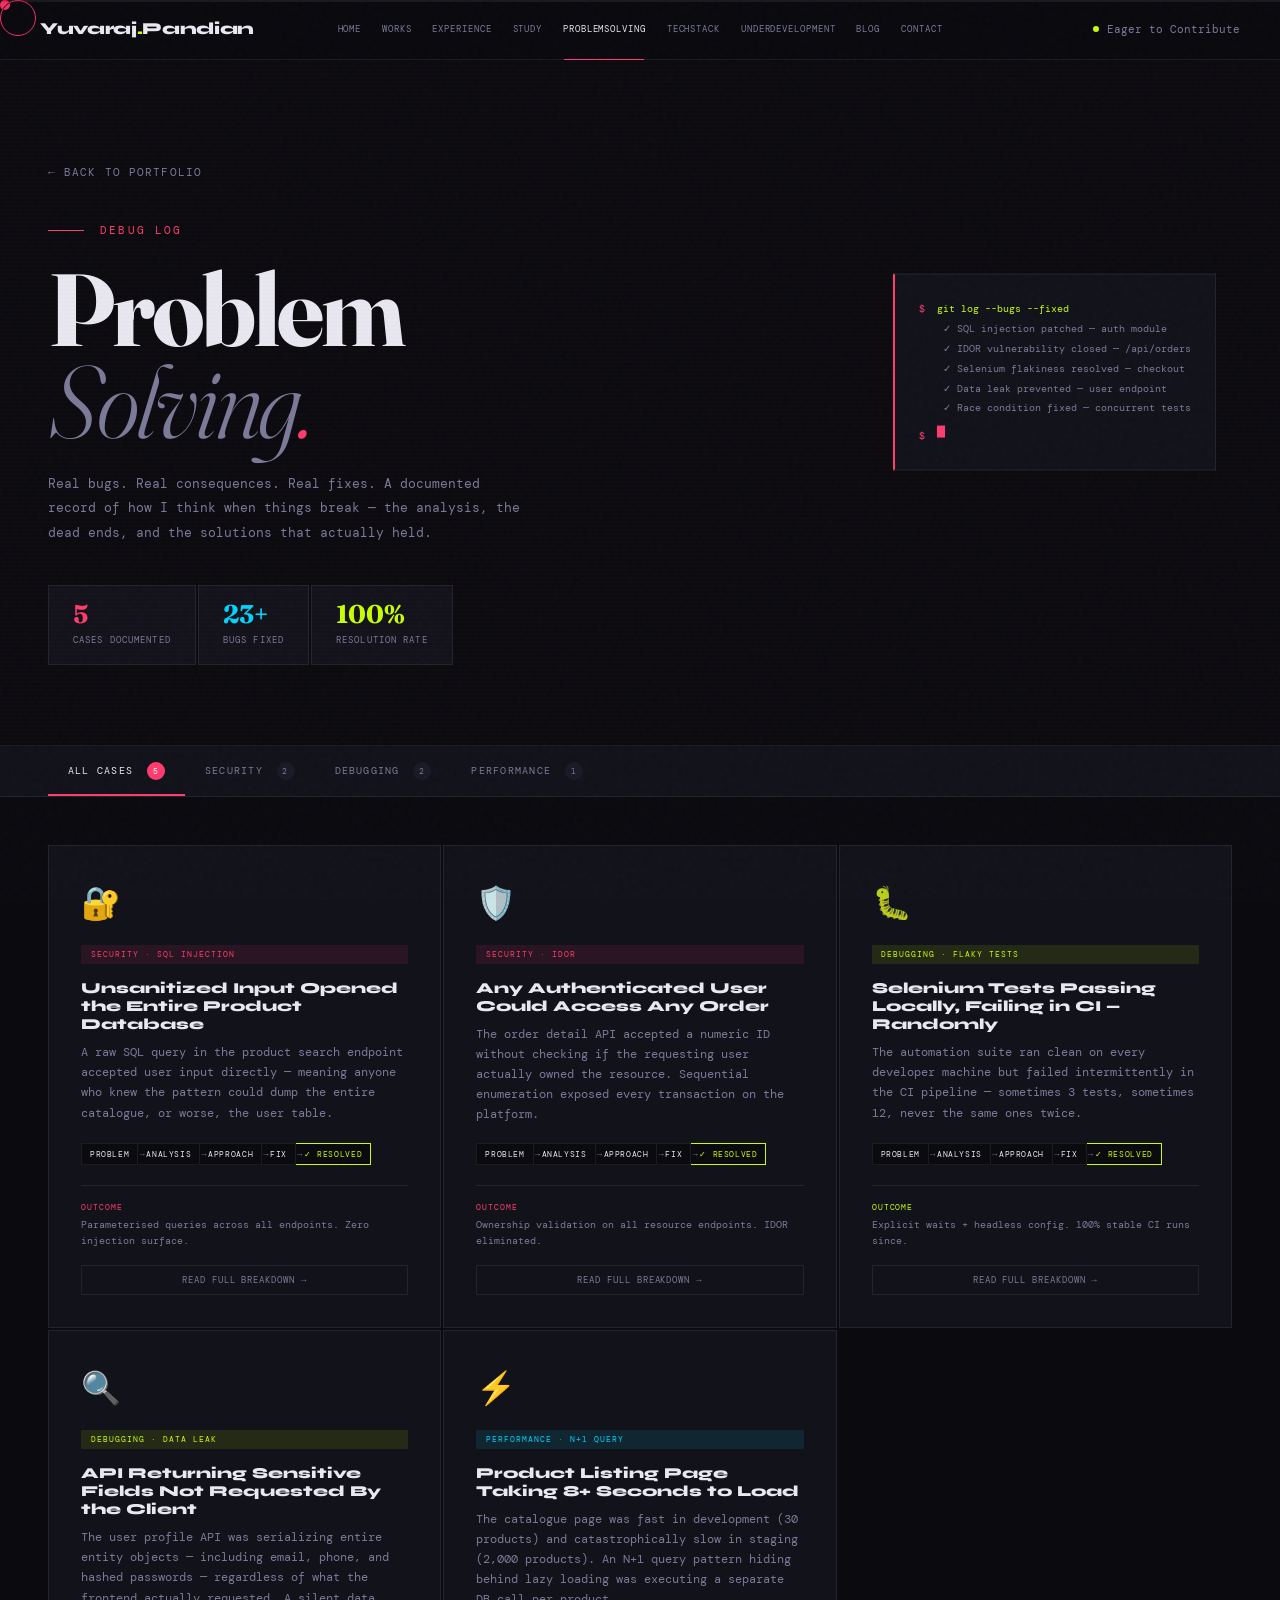
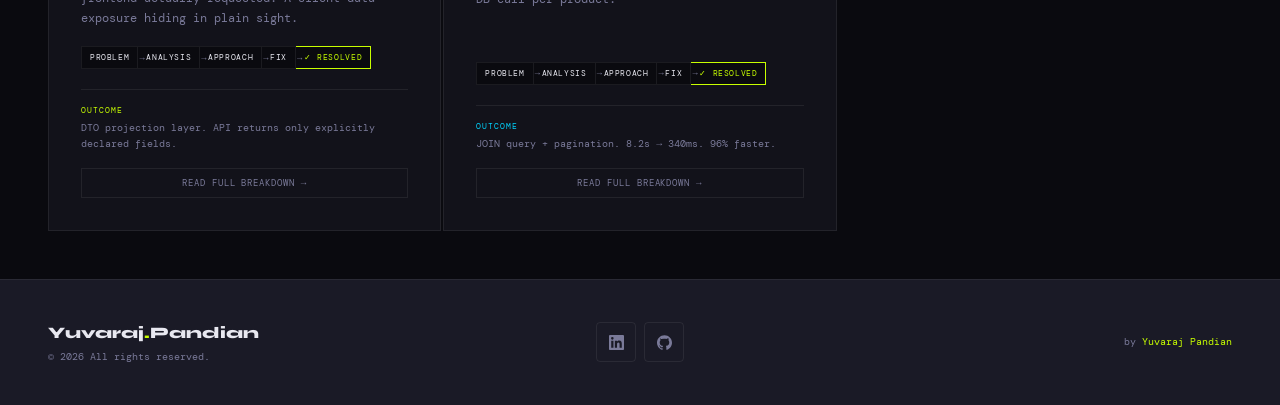
<file: problemsolving.html>
<!DOCTYPE html>
<html lang="en">
<head>
<meta charset="UTF-8">
<meta name="viewport" content="width=device-width, initial-scale=1.0">
<title>Problem-Solving — Yuvaraj Pandian</title>
<link href="https://fonts.googleapis.com/css2?family=Syne:wght@400;600;700;800&family=DM+Mono:ital,wght@0,300;0,400;1,300&family=Fraunces:ital,opsz,wght@0,9..144,300;0,9..144,700;1,9..144,400&display=swap" rel="stylesheet">
<style>
:root{--bg:#0a0a0f;--surface:#12121a;--surface2:#1a1a26;--accent1:#c8ff00;--accent2:#ff3b6e;--accent3:#00d4ff;--purple:#a855f7;--text:#e8e8f0;--text-dim:#7a7a99;--border:rgba(255,255,255,0.07);}
*,*::before,*::after{box-sizing:border-box;margin:0;padding:0;}
html{scroll-behavior:smooth;overflow-x:hidden;}
body{background:var(--bg);color:var(--text);font-family:'DM Mono',monospace;font-size:14px;line-height:1.6;cursor:none;}
body::before{content:'';position:fixed;inset:0;background-image:url("data:image/svg+xml,%3Csvg viewBox='0 0 200 200' xmlns='http://www.w3.org/2000/svg'%3E%3Cfilter id='n'%3E%3CfeTurbulence type='fractalNoise' baseFrequency='0.9' numOctaves='4' stitchTiles='stitch'/%3E%3C/filter%3E%3Crect width='100%25' height='100%25' filter='url(%23n)' opacity='1'/%3E%3C/svg%3E");opacity:0.022;pointer-events:none;z-index:9997;}

/* CURSOR */
.cursor,.cursor-ring{position:fixed;pointer-events:none;border-radius:50%;z-index:9999;display:none;}
@media(hover:hover){
  .cursor{display:block;width:10px;height:10px;background:var(--accent2);mix-blend-mode:difference;transition:transform .15s ease;}
  .cursor-ring{display:block;width:36px;height:36px;border:1.5px solid var(--accent2);z-index:9998;mix-blend-mode:difference;transition:left .1s ease,top .1s ease,transform .3s ease;}
  body,a,button{cursor:none;}
}

/* NAV */
nav{position:fixed;top:0;left:0;right:0;z-index:300;display:flex;align-items:center;justify-content:space-between;padding:1.2rem 3rem;background:rgba(10,10,15,.92);backdrop-filter:blur(20px);border-bottom:1px solid var(--border);}
.nav-logo{font-family:'Syne',sans-serif;font-weight:800;font-size:1.05rem;letter-spacing:-.02em;color:var(--text);text-decoration:none;}
.nav-logo span{color:var(--accent1);}
.nav-links{display:flex;gap:0;list-style:none;}
.nav-links a{color:var(--text-dim);text-decoration:none;font-size:.65rem;letter-spacing:.08em;text-transform:uppercase;padding:.45rem .75rem;position:relative;transition:color .2s;}
.nav-links a::after{content:'';position:absolute;bottom:0;left:.75rem;right:.75rem;height:1px;background:var(--accent2);transform:scaleX(0);transition:transform .3s ease;}
.nav-links a:hover,.nav-links a.active{color:var(--text);}
.nav-links a:hover::after,.nav-links a.active::after{transform:scaleX(1);}
.nav-status{display:flex;align-items:center;gap:.5rem;font-size:.68rem;color:var(--text-dim);flex-shrink:0;}
.status-dot{width:6px;height:6px;background:var(--accent1);border-radius:50%;animation:pulse 2s infinite;}
@keyframes pulse{0%,100%{opacity:1;transform:scale(1);}50%{opacity:.5;transform:scale(.8);}}
.hamburger{display:none;flex-direction:column;gap:5px;background:none;border:none;padding:4px;}
.hamburger span{display:block;width:22px;height:2px;background:var(--text);border-radius:2px;transition:all .3s;}
.hamburger.open span:nth-child(1){transform:rotate(45deg) translate(5px,5px);}
.hamburger.open span:nth-child(2){opacity:0;}
.hamburger.open span:nth-child(3){transform:rotate(-45deg) translate(5px,-5px);}
.mobile-menu{display:none;position:fixed;inset:0;z-index:290;background:rgba(10,10,15,.98);backdrop-filter:blur(20px);flex-direction:column;align-items:center;justify-content:center;gap:.5rem;}
.mobile-menu.open{display:flex;}
.mobile-menu a{font-family:'Syne',sans-serif;font-weight:700;font-size:clamp(1.4rem,6vw,2rem);color:var(--text-dim);text-decoration:none;text-transform:uppercase;padding:.4rem 1rem;transition:color .2s;}
.mobile-menu a:hover{color:var(--accent2);}
.mobile-menu-footer{position:absolute;bottom:2rem;font-size:.65rem;color:var(--text-dim);letter-spacing:.15em;}

/* HERO */
.ps-hero{padding:160px 3rem 80px;position:relative;overflow:hidden;border-bottom:1px solid var(--border);}
.hero-scanlines{position:absolute;inset:0;background-image:repeating-linear-gradient(0deg,transparent,transparent 2px,rgba(255,59,110,.015) 2px,rgba(255,59,110,.015) 4px);pointer-events:none;}
.hero-terminal{position:absolute;right:5%;top:50%;transform:translateY(-50%);font-size:.62rem;color:var(--text-dim);line-height:2;padding:1.5rem;background:var(--surface);border:1px solid var(--border);border-left:2px solid var(--accent2);min-width:300px;}
.terminal-line{display:flex;gap:.75rem;}
.terminal-prompt{color:var(--accent2);}
.terminal-cmd{color:var(--accent1);}
.terminal-output{color:var(--text-dim);padding-left:1.5rem;}
.terminal-cursor{display:inline-block;width:8px;height:12px;background:var(--accent2);animation:blink .8s infinite;vertical-align:middle;}
@keyframes blink{0%,100%{opacity:1;}50%{opacity:0;}}

.back-link{display:inline-flex;align-items:center;gap:.5rem;font-size:.7rem;letter-spacing:.1em;text-transform:uppercase;color:var(--text-dim);text-decoration:none;margin-bottom:2.5rem;transition:color .2s;}
.back-link:hover{color:var(--accent2);}
.hero-eyebrow{font-size:.68rem;letter-spacing:.2em;text-transform:uppercase;color:var(--accent2);margin-bottom:1.5rem;display:flex;align-items:center;gap:1rem;}
.hero-eyebrow::before{content:'';width:36px;height:1px;background:var(--accent2);}
.hero-title{font-family:'Fraunces',serif;font-size:clamp(3rem,8vw,7rem);font-weight:700;line-height:.9;letter-spacing:-.03em;margin-bottom:1.5rem;}
.hero-title .italic{font-style:italic;font-weight:300;color:var(--text-dim);}
.hero-title .dot{color:var(--accent2);}
.hero-desc{max-width:480px;color:var(--text-dim);font-size:.83rem;line-height:1.85;margin-bottom:2.5rem;}
.ps-stats{display:flex;gap:2px;flex-wrap:wrap;}
.ps-stat{padding:1rem 1.5rem;border:1px solid var(--border);background:var(--surface);}
.ps-stat-num{font-family:'Fraunces',serif;font-size:1.6rem;font-weight:700;line-height:1;color:var(--accent2);}
.ps-stat-num.c2{color:var(--accent3);}
.ps-stat-num.c3{color:var(--accent1);}
.ps-stat-label{font-size:.58rem;letter-spacing:.12em;text-transform:uppercase;color:var(--text-dim);margin-top:.3rem;}

/* FILTER BAR */
.filter-bar{background:var(--surface);border-bottom:1px solid var(--border);padding:0 3rem;position:sticky;top:65px;z-index:100;display:flex;align-items:center;gap:0;overflow-x:auto;}
.filter-btn{background:none;border:none;padding:1rem 1.25rem;font-family:'DM Mono',monospace;font-size:.65rem;letter-spacing:.12em;text-transform:uppercase;color:var(--text-dim);position:relative;white-space:nowrap;transition:color .2s;}
.filter-btn::after{content:'';position:absolute;bottom:0;left:0;right:0;height:2px;background:var(--accent2);transform:scaleX(0);transition:transform .3s ease;}
.filter-btn:hover,.filter-btn.active{color:var(--text);}
.filter-btn.active::after{transform:scaleX(1);}
.filter-count{display:inline-flex;align-items:center;justify-content:center;width:18px;height:18px;background:var(--surface2);border-radius:50%;font-size:.5rem;margin-left:.4rem;color:var(--text-dim);}
.filter-btn.active .filter-count{background:var(--accent2);color:white;}

/* PAGE BODY */
.page-body{padding:3rem;}

/* PROBLEM CARDS GRID */
.problems-grid{display:grid;grid-template-columns:repeat(3,1fr);gap:2px;}

/* Problem Card */
.problem-card{background:var(--surface);border:1px solid var(--border);padding:2rem;position:relative;overflow:hidden;transition:border-color .3s,background .3s;display:flex;flex-direction:column;}
.problem-card::before{content:'';position:absolute;top:0;left:0;right:0;height:2px;transform:scaleX(0);transform-origin:left;transition:transform .4s ease;}
.problem-card.security::before{background:var(--accent2);}
.problem-card.debug::before{background:var(--accent1);}
.problem-card.perf::before{background:var(--accent3);}
.problem-card.security:hover{border-color:rgba(255,59,110,.35);}
.problem-card.debug:hover{border-color:rgba(200,255,0,.35);}
.problem-card.perf:hover{border-color:rgba(0,212,255,.35);}
.problem-card:hover::before{transform:scaleX(1);}

.card-icon{font-size:2rem;margin-bottom:1rem;display:block;}
.card-type-badge{font-size:.52rem;letter-spacing:.12em;text-transform:uppercase;padding:.2rem .6rem;border-radius:1px;display:inline-block;margin-bottom:.9rem;}
.problem-card.security .card-type-badge{background:rgba(255,59,110,.1);color:var(--accent2);}
.problem-card.debug .card-type-badge{background:rgba(200,255,0,.1);color:var(--accent1);}
.problem-card.perf .card-type-badge{background:rgba(0,212,255,.1);color:var(--accent3);}

.card-title{font-family:'Syne',sans-serif;font-size:.95rem;font-weight:800;line-height:1.2;margin-bottom:.6rem;}
.card-summary{font-size:.72rem;color:var(--text-dim);line-height:1.75;margin-bottom:1.1rem;flex:1;}

/* Mini pipeline */
.card-pipeline{display:flex;gap:0;margin-bottom:1.25rem;overflow-x:auto;}
.pipe-step{font-size:.48rem;letter-spacing:.08em;text-transform:uppercase;padding:.25rem .5rem;background:var(--bg);border:1px solid var(--border);white-space:nowrap;position:relative;}
.pipe-step:not(:last-child)::after{content:'→';position:absolute;right:-8px;top:50%;transform:translateY(-50%);font-size:.55rem;color:var(--text-dim);z-index:1;}
.pipe-step:not(:first-child){border-left:none;}
.pipe-step.solved{border-color:var(--accent1);color:var(--accent1);}

.card-outcome{font-size:.62rem;color:var(--text-dim);border-top:1px solid var(--border);padding-top:.9rem;margin-top:auto;}
.outcome-label{font-size:.5rem;letter-spacing:.12em;text-transform:uppercase;margin-bottom:.2rem;}
.problem-card.security .outcome-label{color:var(--accent2);}
.problem-card.debug .outcome-label{color:var(--accent1);}
.problem-card.perf .outcome-label{color:var(--accent3);}

.card-btn{background:none;border:1px solid var(--border);padding:.5rem 1rem;font-family:'DM Mono',monospace;font-size:.58rem;letter-spacing:.1em;text-transform:uppercase;color:var(--text-dim);transition:all .3s;margin-top:1rem;width:100%;}
.problem-card.security:hover .card-btn{border-color:var(--accent2);color:var(--accent2);}
.problem-card.debug:hover .card-btn{border-color:var(--accent1);color:var(--accent1);}
.problem-card.perf:hover .card-btn{border-color:var(--accent3);color:var(--accent3);}

/* Hidden */
.problem-card.hidden{display:none;}
.no-results{padding:5rem 2rem;text-align:center;color:var(--text-dim);font-size:.8rem;display:none;}
.no-results.visible{display:block;}

/* DETAIL OVERLAY */
.detail-overlay{display:none;position:fixed;inset:0;z-index:500;background:var(--bg);overflow-y:auto;animation:overlayIn .35s ease;}
.detail-overlay.open{display:block;}
@keyframes overlayIn{from{opacity:0;transform:translateY(20px);}to{opacity:1;transform:none;}}
.read-progress{position:fixed;top:0;left:0;right:0;height:2px;background:var(--border);z-index:600;}
.read-progress-fill{height:100%;background:var(--accent2);width:0%;transition:width .1s;}
.overlay-nav{position:sticky;top:0;background:rgba(10,10,15,.95);backdrop-filter:blur(20px);border-bottom:1px solid var(--border);padding:1rem 3rem;display:flex;align-items:center;justify-content:space-between;z-index:10;}
.overlay-back{display:inline-flex;align-items:center;gap:.5rem;font-size:.68rem;letter-spacing:.1em;text-transform:uppercase;color:var(--text-dim);background:none;border:none;transition:color .2s;}
.overlay-back:hover{color:var(--accent2);}
.overlay-nav-brand{font-family:'Syne',sans-serif;font-weight:800;font-size:.9rem;text-decoration:none;color:var(--text);}
.overlay-nav-brand span{color:var(--accent1);}
.detail-content{max-width:900px;margin:0 auto;padding:4rem 3rem 6rem;}

/* Detail header */
.detail-header{margin-bottom:3rem;}
.detail-badge-row{display:flex;gap:.4rem;flex-wrap:wrap;margin-bottom:.75rem;}
.detail-badge{font-size:.56rem;letter-spacing:.14em;text-transform:uppercase;padding:.22rem .65rem;border-radius:1px;}
.detail-icon-large{font-size:3rem;margin-bottom:1rem;display:block;}
.detail-title{font-family:'Fraunces',serif;font-size:clamp(1.8rem,4vw,3rem);font-weight:700;line-height:1.05;letter-spacing:-.02em;margin-bottom:.75rem;}
.detail-lead{font-size:.88rem;color:var(--text-dim);line-height:1.85;padding:1.25rem;border-left:3px solid var(--accent2);background:var(--surface);}

/* Step-by-step pipeline in detail */
.step-pipeline{display:grid;grid-template-columns:repeat(5,1fr);gap:2px;margin:2.5rem 0;}
.step-block{background:var(--surface);border:1px solid var(--border);padding:1.25rem;text-align:center;position:relative;}
.step-block::after{content:'→';position:absolute;right:-8px;top:50%;transform:translateY(-50%);font-size:.8rem;color:var(--text-dim);z-index:1;}
.step-block:last-child::after{display:none;}
.step-num{font-family:'Fraunces',serif;font-size:1.5rem;font-weight:700;color:var(--accent2);line-height:1;margin-bottom:.35rem;}
.step-label{font-size:.56rem;letter-spacing:.12em;text-transform:uppercase;color:var(--text-dim);}

/* Detail body */
.detail-body{font-size:.84rem;line-height:1.9;color:var(--text-dim);}
.detail-body h2{font-family:'Fraunces',serif;font-size:1.55rem;font-weight:700;color:var(--text);margin:2.5rem 0 .9rem;line-height:1.1;}
.detail-body h3{font-family:'Syne',sans-serif;font-size:.9rem;font-weight:700;color:var(--text);margin:1.75rem 0 .65rem;letter-spacing:.03em;text-transform:uppercase;}
.detail-body p{margin-bottom:1.1rem;}
.detail-body strong{color:var(--text);font-weight:600;}
.detail-body ul,.detail-body ol{padding-left:1.5rem;margin-bottom:1.1rem;}
.detail-body li{margin-bottom:.45rem;}
.detail-body li::marker{color:var(--accent2);}
.detail-body code{background:var(--surface2);border:1px solid var(--border);padding:.15rem .45rem;border-radius:2px;font-size:.78rem;color:var(--accent2);font-family:'DM Mono',monospace;}
.detail-body pre{background:var(--surface);border:1px solid var(--border);border-left:3px solid var(--accent2);padding:1.5rem;margin:1.5rem 0;overflow-x:auto;border-radius:2px;}
.detail-body pre code{background:none;border:none;padding:0;color:var(--text);font-size:.76rem;line-height:1.7;}
.detail-body blockquote{border-left:3px solid var(--accent3);padding:.9rem 1.4rem;margin:1.5rem 0;background:var(--surface);color:var(--text);font-style:italic;}

.lesson-box{background:var(--surface2);border:1px solid var(--border);border-left:3px solid var(--accent1);padding:1.25rem;margin:1.5rem 0;}
.lesson-title{font-family:'Syne',sans-serif;font-weight:700;font-size:.68rem;letter-spacing:.08em;text-transform:uppercase;color:var(--accent1);margin-bottom:.5rem;}

.highlight-box{display:grid;grid-template-columns:repeat(3,1fr);gap:2px;margin:2rem 0;}
.highlight-item{background:var(--surface);padding:1.25rem;border:1px solid var(--border);text-align:center;}
.highlight-num{font-family:'Fraunces',serif;font-size:1.8rem;font-weight:700;color:var(--accent2);line-height:1;}
.highlight-label{font-size:.58rem;letter-spacing:.1em;text-transform:uppercase;color:var(--text-dim);margin-top:.3rem;}

.detail-footer{margin-top:3rem;padding-top:2rem;border-top:1px solid var(--border);}
.detail-tags{display:flex;flex-wrap:wrap;gap:.4rem;}
.detail-tag{font-size:.58rem;letter-spacing:.07em;text-transform:uppercase;padding:.25rem .65rem;border:1px solid var(--border);border-radius:2px;color:var(--text-dim);}

/* FOOTER */
footer{background:var(--surface2);border-top:1px solid var(--border);padding:2.5rem 3rem;}
.footer-inner{display:grid;grid-template-columns:1fr auto 1fr;align-items:center;gap:2rem;}
.footer-brand{font-family:'Syne',sans-serif;font-weight:800;font-size:1rem;}
.footer-brand span{color:var(--accent1);}
.footer-copy{font-size:.62rem;color:var(--text-dim);margin-top:.2rem;}
.social-links{display:flex;gap:.5rem;justify-content:center;}
.social-link{width:40px;height:40px;border:1px solid var(--border);border-radius:4px;display:flex;align-items:center;justify-content:center;text-decoration:none;color:var(--text-dim);transition:all .3s;position:relative;overflow:hidden;}
.social-link::before{content:'';position:absolute;inset:0;opacity:0;transition:opacity .3s;}
.social-link.linkedin::before{background:#0077b5;}
.social-link.github::before{background:#333;}
.social-link:hover::before{opacity:1;}
.social-link:hover{border-color:transparent;color:white;transform:translateY(-3px);}
.social-link svg{width:15px;height:15px;position:relative;z-index:1;fill:currentColor;}
.footer-right{text-align:right;font-size:.62rem;color:var(--text-dim);line-height:1.85;}
.footer-right a{color:var(--accent1);text-decoration:none;}

/* REVEAL */
.reveal{opacity:0;transform:translateY(24px);transition:opacity .6s ease,transform .6s ease;}
.reveal.visible{opacity:1;transform:none;}
.reveal-delay-1{transition-delay:.1s;}
.reveal-delay-2{transition-delay:.2s;}
.reveal-delay-3{transition-delay:.3s;}

@media(max-width:1100px){.problems-grid{grid-template-columns:repeat(2,1fr);}.step-pipeline{grid-template-columns:repeat(3,1fr);}}
@media(max-width:768px){
  nav,.ps-hero,.filter-bar,.page-body,footer{padding-left:1.1rem;padding-right:1.1rem;}
  .nav-links,.nav-status{display:none;}
  .hamburger{display:flex;}
  .ps-hero{padding-top:120px;padding-bottom:50px;}
  .hero-title{font-size:clamp(2.5rem,12vw,5rem);}
  .hero-terminal{display:none;}
  .problems-grid{grid-template-columns:1fr;}
  .step-pipeline{grid-template-columns:repeat(2,1fr);}
  .highlight-box{grid-template-columns:repeat(2,1fr);}
  .overlay-nav{padding:1rem 1.25rem;}
  .detail-content{padding:2rem 1.25rem 4rem;}
  .footer-inner{grid-template-columns:1fr;text-align:center;gap:1.25rem;}
}
@media(max-width:480px){.step-pipeline{grid-template-columns:1fr;}.highlight-box{grid-template-columns:1fr;}}
</style>
   <link rel="stylesheet" href="mobilefix.css">
</head>
<body>
<div class="cursor" id="cursor"></div>
<div class="cursor-ring" id="cursorRing"></div>
<div class="read-progress"><div class="read-progress-fill" id="progressFill"></div></div>

<!-- NAV -->
<nav>
  <a href="index.html" class="nav-logo">Yuvaraj<span>.</span>Pandian</a>
  <ul class="nav-links">
    <li><a href="index.html">Home</a></li>
    <li><a href="works.html">Works</a></li>
    <li><a href="experience.html">Experience</a></li>
    <li><a href="study.html">Study</a></li>
    <li><a href="problemsolving.html" class="active">Problemsolving</a></li>
    <li><a href="techstack.html">Techstack</a></li>
    <li><a href="underdevelopment.html">UnderDevelopment</a></li>
    <li><a href="blog.html">Blog</a></li>
    <li><a href="contact.html">Contact</a></li>
  </ul>
  <div class="nav-status"><div class="status-dot"></div>Eager to Contribute</div>
  <button class="hamburger" id="hamburger"><span></span><span></span><span></span></button>
</nav>
<div class="mobile-menu" id="mobileMenu">
  <a href="index.html">Home</a>
  <a href="works.html">Works</a>
  <a href="experience.html">Experience</a>
  <a href="study.html">Study</a>
  <a href="problem-solving.html">Problem-Solving</a>
  <a href="tech-stack.html">Tech Stack</a>
  <a href="currently-building.html">Building</a>
  <a href="blog.html">Blog</a>
  <a href="contact.html">Contact</a>
  <div class="mobile-menu-footer">Eager to Contribute &amp; Grow ●</div>
</div>

<!-- HERO -->
<div class="ps-hero">
  <div class="hero-scanlines"></div>
  <div class="hero-terminal">
    <div class="terminal-line"><span class="terminal-prompt">$</span><span class="terminal-cmd">git log --bugs --fixed</span></div>
    <div class="terminal-output">✓ SQL injection patched — auth module</div>
    <div class="terminal-output">✓ IDOR vulnerability closed — /api/orders</div>
    <div class="terminal-output">✓ Selenium flakiness resolved — checkout</div>
    <div class="terminal-output">✓ Data leak prevented — user endpoint</div>
    <div class="terminal-output">✓ Race condition fixed — concurrent tests</div>
    <div class="terminal-line" style="margin-top:.5rem;"><span class="terminal-prompt">$</span><span class="terminal-cursor"></span></div>
  </div>

  <a href="index.html" class="back-link reveal">← Back to Portfolio</a>
  <div class="hero-eyebrow reveal">Debug Log</div>
  <h1 class="hero-title reveal">
    <div>Problem</div>
    <div class="italic">Solving<span class="dot">.</span></div>
  </h1>
  <p class="hero-desc reveal reveal-delay-1">
    Real bugs. Real consequences. Real fixes. A documented record of how I think when things break — the analysis, the dead ends, and the solutions that actually held.
  </p>
  <div class="ps-stats reveal reveal-delay-2">
    <div class="ps-stat"><div class="ps-stat-num">5</div><div class="ps-stat-label">Cases Documented</div></div>
    <div class="ps-stat"><div class="ps-stat-num c2">23+</div><div class="ps-stat-label">Bugs Fixed</div></div>
    <div class="ps-stat"><div class="ps-stat-num c3">100%</div><div class="ps-stat-label">Resolution Rate</div></div>
  </div>
</div>

<!-- FILTER -->
<div class="filter-bar">
  <button class="filter-btn active" data-filter="all">All Cases <span class="filter-count">5</span></button>
  <button class="filter-btn" data-filter="security">Security <span class="filter-count">2</span></button>
  <button class="filter-btn" data-filter="debug">Debugging <span class="filter-count">2</span></button>
  <button class="filter-btn" data-filter="perf">Performance <span class="filter-count">1</span></button>
</div>

<!-- PROBLEM CARDS -->
<div class="page-body">
  <div class="problems-grid" id="problemsGrid">

    <!-- Card 1 -->
    <div class="problem-card security reveal" data-cat="security" data-problem="p1">
      <span class="card-icon">🔐</span>
      <span class="card-type-badge">Security · SQL Injection</span>
      <div class="card-title">Unsanitized Input Opened the Entire Product Database</div>
      <p class="card-summary">A raw SQL query in the product search endpoint accepted user input directly — meaning anyone who knew the pattern could dump the entire catalogue, or worse, the user table.</p>
      <div class="card-pipeline">
        <div class="pipe-step">Problem</div>
        <div class="pipe-step">Analysis</div>
        <div class="pipe-step">Approach</div>
        <div class="pipe-step">Fix</div>
        <div class="pipe-step solved">✓ Resolved</div>
      </div>
      <div class="card-outcome"><div class="outcome-label">Outcome</div>Parameterised queries across all endpoints. Zero injection surface.</div>
      <button class="card-btn" data-problem="p1">Read Full Breakdown →</button>
    </div>

    <!-- Card 2 -->
    <div class="problem-card security reveal reveal-delay-1" data-cat="security" data-problem="p2">
      <span class="card-icon">🛡️</span>
      <span class="card-type-badge">Security · IDOR</span>
      <div class="card-title">Any Authenticated User Could Access Any Order</div>
      <p class="card-summary">The order detail API accepted a numeric ID without checking if the requesting user actually owned the resource. Sequential enumeration exposed every transaction on the platform.</p>
      <div class="card-pipeline">
        <div class="pipe-step">Problem</div>
        <div class="pipe-step">Analysis</div>
        <div class="pipe-step">Approach</div>
        <div class="pipe-step">Fix</div>
        <div class="pipe-step solved">✓ Resolved</div>
      </div>
      <div class="card-outcome"><div class="outcome-label">Outcome</div>Ownership validation on all resource endpoints. IDOR eliminated.</div>
      <button class="card-btn" data-problem="p2">Read Full Breakdown →</button>
    </div>

    <!-- Card 3 -->
    <div class="problem-card debug reveal reveal-delay-2" data-cat="debug" data-problem="p3">
      <span class="card-icon">🐛</span>
      <span class="card-type-badge">Debugging · Flaky Tests</span>
      <div class="card-title">Selenium Tests Passing Locally, Failing in CI — Randomly</div>
      <p class="card-summary">The automation suite ran clean on every developer machine but failed intermittently in the CI pipeline — sometimes 3 tests, sometimes 12, never the same ones twice.</p>
      <div class="card-pipeline">
        <div class="pipe-step">Problem</div>
        <div class="pipe-step">Analysis</div>
        <div class="pipe-step">Approach</div>
        <div class="pipe-step">Fix</div>
        <div class="pipe-step solved">✓ Resolved</div>
      </div>
      <div class="card-outcome"><div class="outcome-label">Outcome</div>Explicit waits + headless config. 100% stable CI runs since.</div>
      <button class="card-btn" data-problem="p3">Read Full Breakdown →</button>
    </div>

    <!-- Card 4 -->
    <div class="problem-card debug reveal" data-cat="debug" data-problem="p4">
      <span class="card-icon">🔍</span>
      <span class="card-type-badge">Debugging · Data Leak</span>
      <div class="card-title">API Returning Sensitive Fields Not Requested By the Client</div>
      <p class="card-summary">The user profile API was serializing entire entity objects — including email, phone, and hashed passwords — regardless of what the frontend actually requested. A silent data exposure hiding in plain sight.</p>
      <div class="card-pipeline">
        <div class="pipe-step">Problem</div>
        <div class="pipe-step">Analysis</div>
        <div class="pipe-step">Approach</div>
        <div class="pipe-step">Fix</div>
        <div class="pipe-step solved">✓ Resolved</div>
      </div>
      <div class="card-outcome"><div class="outcome-label">Outcome</div>DTO projection layer. API returns only explicitly declared fields.</div>
      <button class="card-btn" data-problem="p4">Read Full Breakdown →</button>
    </div>

    <!-- Card 5 -->
    <div class="problem-card perf reveal reveal-delay-1" data-cat="perf" data-problem="p5">
      <span class="card-icon">⚡</span>
      <span class="card-type-badge">Performance · N+1 Query</span>
      <div class="card-title">Product Listing Page Taking 8+ Seconds to Load</div>
      <p class="card-summary">The catalogue page was fast in development (30 products) and catastrophically slow in staging (2,000 products). An N+1 query pattern hiding behind lazy loading was executing a separate DB call per product.</p>
      <div class="card-pipeline">
        <div class="pipe-step">Problem</div>
        <div class="pipe-step">Analysis</div>
        <div class="pipe-step">Approach</div>
        <div class="pipe-step">Fix</div>
        <div class="pipe-step solved">✓ Resolved</div>
      </div>
      <div class="card-outcome"><div class="outcome-label">Outcome</div>JOIN query + pagination. 8.2s → 340ms. 96% faster.</div>
      <button class="card-btn" data-problem="p5">Read Full Breakdown →</button>
    </div>

  </div>
  <div class="no-results" id="noResults"><div style="font-size:2.5rem;margin-bottom:1rem;opacity:.4">🔍</div>No cases in this category.</div>
</div>

<footer>
  <div class="footer-inner">
    <div><div class="footer-brand">Yuvaraj<span>.</span>Pandian</div><div class="footer-copy">© 2026 All rights reserved.</div></div>
    <div class="social-links">
      <a href="https://www.linkedin.com/in/yuvaraj-pandian24" target="_blank" rel="noopener" class="social-link linkedin"><svg viewBox="0 0 24 24"><path d="M20.447 20.452h-3.554v-5.569c0-1.328-.027-3.037-1.852-3.037-1.853 0-2.136 1.445-2.136 2.939v5.667H9.351V9h3.414v1.561h.046c.477-.9 1.637-1.85 3.37-1.85 3.601 0 4.267 2.37 4.267 5.455v6.286zM5.337 7.433a2.062 2.062 0 01-2.063-2.065 2.064 2.064 0 112.063 2.065zm1.782 13.019H3.555V9h3.564v11.452zM22.225 0H1.771C.792 0 0 .774 0 1.729v20.542C0 23.227.792 24 1.771 24h20.451C23.2 24 24 23.227 24 22.271V1.729C24 .774 23.2 0 22.222 0h.003z"/></svg></a>
      <a href="https://github.com/yuvarajpandiyan24" target="_blank" rel="noopener" class="social-link github"><svg viewBox="0 0 24 24"><path d="M12 .297c-6.63 0-12 5.373-12 12 0 5.303 3.438 9.8 8.205 11.385.6.113.82-.258.82-.577 0-.285-.01-1.04-.015-2.04-3.338.724-4.042-1.61-4.042-1.61C4.422 18.07 3.633 17.7 3.633 17.7c-1.087-.744.084-.729.084-.729 1.205.084 1.838 1.236 1.838 1.236 1.07 1.835 2.809 1.305 3.495.998.108-.776.417-1.305.76-1.605-2.665-.3-5.466-1.332-5.466-5.93 0-1.31.465-2.38 1.235-3.22-.135-.303-.54-1.523.105-3.176 0 0 1.005-.322 3.3 1.23.96-.267 1.98-.399 3-.405 1.02.006 2.04.138 3 .405 2.28-1.552 3.285-1.23 3.285-1.23.645 1.653.24 2.873.12 3.176.765.84 1.23 1.91 1.23 3.22 0 4.61-2.805 5.625-5.475 5.92.42.36.81 1.096.81 2.22 0 1.606-.015 2.896-.015 3.286 0 .315.21.69.825.57C20.565 22.092 24 17.592 24 12.297c0-6.627-5.373-12-12-12"/></svg></a>
    </div>
    <div class="footer-right">by <a href="index.html">Yuvaraj Pandian</a></div>
  </div>
</footer>

<!-- DETAIL OVERLAY -->
<div class="detail-overlay" id="detailOverlay">
  <div class="overlay-nav">
    <button class="overlay-back" id="overlayBack">← Back to Problem-Solving</button>
    <a href="index.html" class="overlay-nav-brand">Yuvaraj<span>.</span>Pandian</a>
  </div>
  <div class="detail-content" id="detailContent"></div>
</div>

<script>
const PROBLEMS = {
  p1:{
    icon:'🔐',type:'Security · SQL Injection',typeClass:'security',
    title:'Unsanitized Input Opened the Entire Product Database',
    lead:'A single unparameterized query in the product search endpoint was the difference between a working eCommerce platform and an open database. The fix took 4 hours. Finding it took 3 days.',
    tags:['SQL Injection','Prepared Statements','OWASP A03','Java','Security Audit'],
    steps:['Problem','Analysis','Approach','Solution','Outcome'],
    body:`
      <h2>The Problem</h2>
      <p>During a security audit of the Tradesala platform, Burp Suite flagged the product search endpoint as potentially injectable. Manual testing confirmed it: a crafted search query could manipulate the underlying SQL and — in the worst case — return data from unrelated tables.</p>
      <pre><code>// Vulnerable — user input concatenated directly into SQL
String query = "SELECT * FROM products WHERE name LIKE '%" + userInput + "%'";
Statement stmt = conn.createStatement();
ResultSet rs = stmt.executeQuery(query);</code></pre>
      <p>The injection surface was small but the blast radius was large. The products table joined to categories, sellers, and pricing — a determined attacker with <code>UNION SELECT</code> knowledge could navigate the schema.</p>

      <h2>Analysis</h2>
      <p>Root cause was clear: string concatenation into SQL. But the audit revealed this wasn't isolated to one endpoint — the pattern appeared in 6 places across the codebase, all written before the team had established a code review process for security.</p>
      <div class="highlight-box">
        <div class="highlight-item"><div class="highlight-num">6</div><div class="highlight-label">Vulnerable Endpoints</div></div>
        <div class="highlight-item"><div class="highlight-num">3</div><div class="highlight-label">Days to Audit</div></div>
        <div class="highlight-item"><div class="highlight-num">4h</div><div class="highlight-label">Fix Time</div></div>
      </div>

      <h2>Approach</h2>
      <p>Rather than patch-and-move-on, the fix needed to be systematic. A single fix that leaves 5 other instances unaddressed is not a fix — it's a false sense of security. The approach was to audit every database-touching method in the codebase before writing a single line of remediation.</p>

      <h2>Solution</h2>
      <p>All 6 vulnerable queries were replaced with prepared statements using <code>PreparedStatement</code> and parameterized inputs:</p>
      <pre><code>// Fixed — parameterized query, no injection surface
String query = "SELECT * FROM products WHERE name LIKE ?";
PreparedStatement pstmt = conn.prepareStatement(query);
pstmt.setString(1, "%" + userInput + "%");
ResultSet rs = pstmt.executeQuery();</code></pre>
      <p>Additionally, a code review checklist item was added: <em>"Does this method accept user input? If yes, is it parameterized?"</em> Every PR touching database queries now gets this check.</p>

      <div class="lesson-box">
        <div class="lesson-title">💡 Lesson Learned</div>
        SQL injection is solved technology. There is no legitimate reason for raw string concatenation in SQL queries in 2026. The real failure mode was <strong>lack of a code review process</strong> that caught security patterns — not lack of knowledge.
      </div>

      <h2>Outcome</h2>
      <p>All 6 endpoints patched. Security re-test confirmed zero injection surface across the full audit scope. The platform passed its OWASP Top 10 compliance check for A03 (Injection) on the next assessment cycle.</p>
    `
  },
  p2:{
    icon:'🛡️',type:'Security · IDOR',typeClass:'security',
    title:'Any Authenticated User Could Access Any Order',
    lead:'Broken Object-Level Authorization is the most common API vulnerability. It is also the most embarrassing — because the fix is almost always just one line: check that the user owns the resource they are requesting.',
    tags:['IDOR','BOLA','Access Control','OWASP A01','API Security','Java'],
    steps:['Problem','Analysis','Approach','Solution','Outcome'],
    body:`
      <h2>The Problem</h2>
      <p>The order detail endpoint accepted a numeric order ID and returned the full order — without checking whether the authenticated user was the one who placed it. A user logged in as User A could request <code>/api/orders/10001</code> and receive User B's complete order, including delivery address and payment method details.</p>
      <pre><code>// Vulnerable — no ownership check
@GetMapping("/api/orders/{orderId}")
public ResponseEntity&lt;Order&gt; getOrder(@PathVariable Long orderId) {
  Order order = orderService.findById(orderId); // No auth check
  return ResponseEntity.ok(order);
}</code></pre>
      <p>Sequential order IDs made enumeration trivial. A script looping from 10000 to 11000 would return 1,000 real customer orders.</p>

      <h2>Analysis</h2>
      <p>This is textbook IDOR (Insecure Direct Object Reference) — OWASP's #1 API vulnerability for good reason. The root cause was that authentication was implemented (users must be logged in) but authorization was not (logged-in users can access anything).</p>
      <p>The two are different problems. Authentication answers "who are you?" Authorization answers "what are you allowed to do?" The codebase had only answered the first question.</p>

      <h2>Solution</h2>
      <pre><code>// Fixed — ownership validation before returning data
@GetMapping("/api/orders/{orderId}")
public ResponseEntity&lt;Order&gt; getOrder(
    @PathVariable Long orderId,
    @AuthenticationPrincipal UserDetails currentUser) {

  Order order = orderService.findById(orderId);
  
  if (order == null || !order.getUserId().equals(currentUser.getId())) {
    return ResponseEntity.status(403).build(); // Forbidden
  }
  return ResponseEntity.ok(order);
}</code></pre>
      <p>The fix was extended to all resource endpoints: orders, addresses, payment methods, and wishlists. A shared <code>@PreAuthorize</code> annotation pattern was introduced for resource ownership checks.</p>

      <div class="lesson-box">
        <div class="lesson-title">💡 Lesson Learned</div>
        Always ask: <strong>"Does this endpoint verify that the requester owns or has permission to access the requested resource?"</strong> Authentication is not authorization. They must both exist independently.
      </div>

      <h2>Outcome</h2>
      <p>IDOR eliminated across all resource endpoints. The audit script that previously returned 100% of tested orders now returns 403 for every cross-user request. OWASP A01 (Broken Access Control) passed on re-test.</p>
    `
  },
  p3:{
    icon:'🐛',type:'Debugging · Flaky Tests',typeClass:'debug',
    title:'Selenium Tests Passing Locally, Failing in CI — Randomly',
    lead:'Non-deterministic test failures are the most demoralizing category of bug. They erode trust in the test suite itself. When developers stop believing test failures mean real problems, the whole QA process collapses.',
    tags:['Selenium','TestNG','CI/CD','Flaky Tests','WebDriverWait','Headless Chrome'],
    steps:['Problem','Analysis','Approach','Solution','Outcome'],
    body:`
      <h2>The Problem</h2>
      <p>The Selenium automation suite (40+ test cases) ran perfectly on every developer machine. In the GitHub Actions CI pipeline, it failed on every run — but never consistently. Sometimes the checkout flow tests failed. Sometimes the search tests. Occasionally 15+ tests failed at once. Never reproducible on request.</p>

      <h2>Analysis — Three Hypotheses</h2>
      <p>When test failures are random, the usual suspects are: timing issues, environment differences, or test isolation failures. I worked through them in order:</p>
      <ul>
        <li><strong>Hypothesis 1 — Timing:</strong> CI machines are slower than dev machines. Implicit waits set to 3s locally may not be enough in CI. <em>Likely contributor.</em></li>
        <li><strong>Hypothesis 2 — Headless browser:</strong> CI runs Chrome in headless mode. Some element interactions behave differently without a display — particularly hover states and scroll-triggered visibility. <em>Confirmed contributor.</em></li>
        <li><strong>Hypothesis 3 — Test isolation:</strong> Tests sharing state (logged-in session, cart contents) could fail when execution order varied. <em>Minor contributor.</em></li>
      </ul>

      <h2>Solution</h2>
      <pre><code>// Before — implicit wait, headless not configured
WebDriver driver = new ChromeDriver();
driver.manage().timeouts().implicitlyWait(3, TimeUnit.SECONDS);

// After — explicit waits + headless config
ChromeOptions options = new ChromeOptions();
options.addArguments("--headless", "--no-sandbox", 
                     "--disable-dev-shm-usage", "--window-size=1920,1080");
WebDriver driver = new ChromeDriver(options);

WebDriverWait wait = new WebDriverWait(driver, Duration.ofSeconds(15));
wait.until(ExpectedConditions.elementToBeClickable(By.id("add-to-cart")));
</code></pre>
      <p>Implicit waits were removed entirely and replaced with explicit <code>WebDriverWait</code> conditions on every interaction. Test isolation was enforced by resetting cart and login state in <code>@BeforeMethod</code>.</p>

      <div class="lesson-box">
        <div class="lesson-title">💡 Lesson Learned</div>
        <strong>Implicit waits are a shortcut that creates long-term pain.</strong> Explicit waits are more verbose but express the actual intent: "wait until this specific condition is true." The difference matters most in slow or variable environments — exactly where you need tests to be reliable.
      </div>

      <h2>Outcome</h2>
      <p>CI pipeline has run 100% stable since the fix. 40+ test cases, zero flaky failures across 30+ consecutive runs. The team now trusts that a CI failure means a real regression.</p>
    `
  },
  p4:{
    icon:'🔍',type:'Debugging · Data Leak',typeClass:'debug',
    title:'API Returning Sensitive Fields Not Requested By the Client',
    lead:'Silent data over-exposure is dangerous precisely because it is silent. No errors. No warnings. The API works perfectly — and quietly hands out information it should never have disclosed.',
    tags:['API Design','DTO','Data Privacy','OWASP A02','Java','Serialization'],
    steps:['Problem','Analysis','Approach','Solution','Outcome'],
    body:`
      <h2>The Problem</h2>
      <p>During API testing with Postman, a user profile request returned far more than expected. The JSON response included <code>email</code>, <code>phone</code>, <code>passwordHash</code>, <code>createdAt</code>, and <code>lastLoginIp</code> — fields the frontend had no use for and which should never cross a network boundary.</p>
      <p>The root cause: the API was serializing the entire <code>User</code> entity object directly to JSON, with no control over which fields were included.</p>

      <h2>Analysis</h2>
      <p>Entity classes in the codebase were annotated with JPA and Hibernate annotations, and also served as API response objects. This violates separation of concerns — the persistence model and the API contract are two different things with different lifecycles and different audiences.</p>

      <div class="highlight-box">
        <div class="highlight-item"><div class="highlight-num">7</div><div class="highlight-label">Sensitive Fields Exposed</div></div>
        <div class="highlight-item"><div class="highlight-num">0</div><div class="highlight-label">Errors Thrown</div></div>
        <div class="highlight-item"><div class="highlight-num">∞</div><div class="highlight-label">Requests Affected</div></div>
      </div>

      <h2>Solution</h2>
      <p>Introduced a DTO (Data Transfer Object) layer — separate classes that represent the API contract, not the database schema. The controller maps entity → DTO before serialization.</p>
      <pre><code>// DTO — only fields the client needs
public class UserProfileDTO {
  private String firstName;
  private String lastName;
  private String displayEmail; // masked version only
  // No passwordHash. No lastLoginIp. No phone.
}

// Controller — maps entity to DTO
@GetMapping("/api/users/{id}/profile")
public ResponseEntity&lt;UserProfileDTO&gt; getProfile(@PathVariable Long id) {
  User user = userService.findById(id);
  UserProfileDTO dto = userMapper.toProfileDTO(user);
  return ResponseEntity.ok(dto);
}</code></pre>

      <div class="lesson-box">
        <div class="lesson-title">💡 Lesson Learned</div>
        <strong>Never use entity objects as API response objects.</strong> The database schema and the API contract evolve independently and serve different audiences. A DTO layer is not overhead — it is the correct architecture for any API that handles sensitive data.
      </div>

      <h2>Outcome</h2>
      <p>DTO layer implemented across all user-facing API endpoints. API responses now contain only explicitly declared fields. OWASP A02 (Cryptographic Failures / Sensitive Data Exposure) passed on re-test.</p>
    `
  },
  p5:{
    icon:'⚡',type:'Performance · N+1 Query',typeClass:'perf',
    title:'Product Listing Page Taking 8+ Seconds to Load',
    lead:'The N+1 query problem is one of the oldest bugs in server-side web development. It is seductive because it hides perfectly in development, only revealing itself under real data volumes — exactly when you cannot afford slow pages.',
    tags:['N+1 Query','MySQL','JOIN','Pagination','Query Optimization','Java'],
    steps:['Problem','Analysis','Approach','Solution','Outcome'],
    body:`
      <h2>The Problem</h2>
      <p>The product catalogue page loaded in under 500ms in development (30 seed products). In the staging environment with 2,000 real products, it took 8.2 seconds. Users were abandoning the page before it rendered.</p>

      <h2>Analysis — Finding the N+1</h2>
      <p>MySQL query logging was enabled. The request for one page of 20 products was generating <strong>2,021 SQL queries</strong>: 1 query to fetch product IDs, then 1 query per product to fetch its category, and 1 query per product to fetch its primary image URL.</p>
      <pre><code>-- What was happening (pseudocode):
SELECT id FROM products LIMIT 20;               -- 1 query
SELECT * FROM categories WHERE id = 5;          -- 1 query per product
SELECT * FROM product_images WHERE product_id = 101;  -- 1 query per product
-- Total for 20 products: 1 + 20 + 20 = 41 queries
-- Total for 2000 products: 1 + 2000 + 2000 = 4001 queries</code></pre>

      <div class="highlight-box">
        <div class="highlight-item"><div class="highlight-num">4001</div><div class="highlight-label">Queries Per Request</div></div>
        <div class="highlight-item"><div class="highlight-num">8.2s</div><div class="highlight-label">Load Time Before</div></div>
        <div class="highlight-item"><div class="highlight-num">340ms</div><div class="highlight-label">Load Time After</div></div>
      </div>

      <h2>Solution</h2>
      <p>Replaced the N+1 pattern with a single JOIN query that fetches all required data in one round trip, combined with server-side pagination:</p>
      <pre><code>-- Fixed: single query with JOIN + pagination
SELECT 
  p.id, p.name, p.price, p.stock,
  c.name AS category_name,
  pi.url AS primary_image
FROM products p
LEFT JOIN categories c ON p.category_id = c.id
LEFT JOIN product_images pi ON pi.product_id = p.id 
  AND pi.is_primary = true
WHERE p.is_active = true
ORDER BY p.created_at DESC
LIMIT 20 OFFSET ?;</code></pre>
      <p>The Java service layer was refactored to use this query directly, eliminating the lazy-loading pattern that was causing the N+1. A composite index on <code>(product_id, is_primary)</code> was added to the images table.</p>

      <div class="lesson-box">
        <div class="lesson-title">💡 Lesson Learned</div>
        <strong>Always test with production-scale data.</strong> N+1 problems are invisible at development scale and catastrophic at production scale. The fix requires 3 lines of SQL. Finding it requires knowing to look at query counts, not just response times.
      </div>

      <h2>Outcome</h2>
      <p>Page load time dropped from 8.2 seconds to 340ms — a 96% improvement. Database query count per request dropped from 4,001 to 1. The fix scaled: tested with 10,000 products and response time remained under 400ms.</p>
    `
  }
};

/* Cursor */
const cursor=document.getElementById('cursor'),ring=document.getElementById('cursorRing');
if(window.matchMedia('(hover: hover)').matches){
  document.addEventListener('mousemove',e=>{cursor.style.left=(e.clientX-5)+'px';cursor.style.top=(e.clientY-5)+'px';ring.style.left=(e.clientX-18)+'px';ring.style.top=(e.clientY-18)+'px';});
  document.querySelectorAll('a,button,.problem-card').forEach(el=>{el.addEventListener('mouseenter',()=>{cursor.style.transform='scale(2)';ring.style.transform='scale(1.5)';});el.addEventListener('mouseleave',()=>{cursor.style.transform='scale(1)';ring.style.transform='scale(1)';});});
}
/* Hamburger */
const hamburger=document.getElementById('hamburger'),mobileMenu=document.getElementById('mobileMenu');
hamburger.addEventListener('click',()=>{hamburger.classList.toggle('open');mobileMenu.classList.toggle('open');document.body.style.overflow=mobileMenu.classList.contains('open')?'hidden':'';});
document.querySelectorAll('.mobile-menu a').forEach(l=>l.addEventListener('click',()=>{hamburger.classList.remove('open');mobileMenu.classList.remove('open');document.body.style.overflow='';}));
/* Reveal */
const obs=new IntersectionObserver(entries=>{entries.forEach(e=>{if(e.isIntersecting)e.target.classList.add('visible');});},{threshold:0.08});
document.querySelectorAll('.reveal').forEach(el=>obs.observe(el));
/* Filter */
function applyFilter(f){
  document.querySelectorAll('.problem-card').forEach(c=>c.classList.toggle('hidden',f!=='all'&&c.dataset.cat!==f));
  document.getElementById('noResults').classList.toggle('visible',document.querySelectorAll('.problem-card:not(.hidden)').length===0);
  document.querySelectorAll('.filter-btn').forEach(b=>b.classList.toggle('active',b.dataset.filter===f));
}
document.querySelectorAll('.filter-btn').forEach(btn=>btn.addEventListener('click',()=>applyFilter(btn.dataset.filter)));
/* Overlay */
const overlay=document.getElementById('detailOverlay'),detailContent=document.getElementById('detailContent'),progFill=document.getElementById('progressFill');
function buildDetail(p){
  const stepsHTML=p.steps.map((s,i)=>`<div class="step-block"><div class="step-num">${String(i+1).padStart(2,'0')}</div><div class="step-label">${s}</div></div>`).join('');
  const tagsHTML=p.tags.map(t=>`<span class="detail-tag">${t}</span>`).join('');
  const badgeStyle=p.typeClass==='security'?'background:rgba(255,59,110,.1);color:var(--accent2)':p.typeClass==='debug'?'background:rgba(200,255,0,.1);color:var(--accent1)':'background:rgba(0,212,255,.1);color:var(--accent3)';
  return`<div class="detail-header"><span class="detail-icon-large">${p.icon}</span><div class="detail-badge-row"><span class="detail-badge" style="${badgeStyle}">${p.type}</span></div><h1 class="detail-title">${p.title}</h1><div class="detail-lead">${p.lead}</div></div><div class="step-pipeline">${stepsHTML}</div><div class="detail-body">${p.body}</div><div class="detail-footer"><div class="detail-tags">${tagsHTML}</div></div>`;
}
function openDetail(id){const p=PROBLEMS[id];if(!p)return;detailContent.innerHTML=buildDetail(p);overlay.classList.add('open');document.body.style.overflow='hidden';overlay.scrollTop=0;progFill.style.width='0%';history.pushState({problem:id},'','#'+id);}
function closeDetail(){overlay.classList.remove('open');document.body.style.overflow='';history.pushState({},'',window.location.pathname);}
document.querySelectorAll('.card-btn').forEach(btn=>btn.addEventListener('click',()=>openDetail(btn.dataset.problem)));
document.querySelectorAll('.problem-card').forEach(card=>card.querySelector('.card-btn')?card.addEventListener('click',e=>{if(!e.target.classList.contains('card-btn'))openDetail(card.dataset.problem);}):null);
document.getElementById('overlayBack').addEventListener('click',closeDetail);
document.addEventListener('keydown',e=>{if(e.key==='Escape')closeDetail();});
window.addEventListener('popstate',e=>{if(!e.state||!e.state.problem)closeDetail();});
overlay.addEventListener('scroll',()=>{const s=overlay.scrollHeight-overlay.clientHeight;progFill.style.width=s>0?(overlay.scrollTop/s*100)+'%':'0%';});
if(window.location.hash){const h=window.location.hash.slice(1);if(PROBLEMS[h])setTimeout(()=>openDetail(h),300);}
</script>
</body>
</html>
</file>
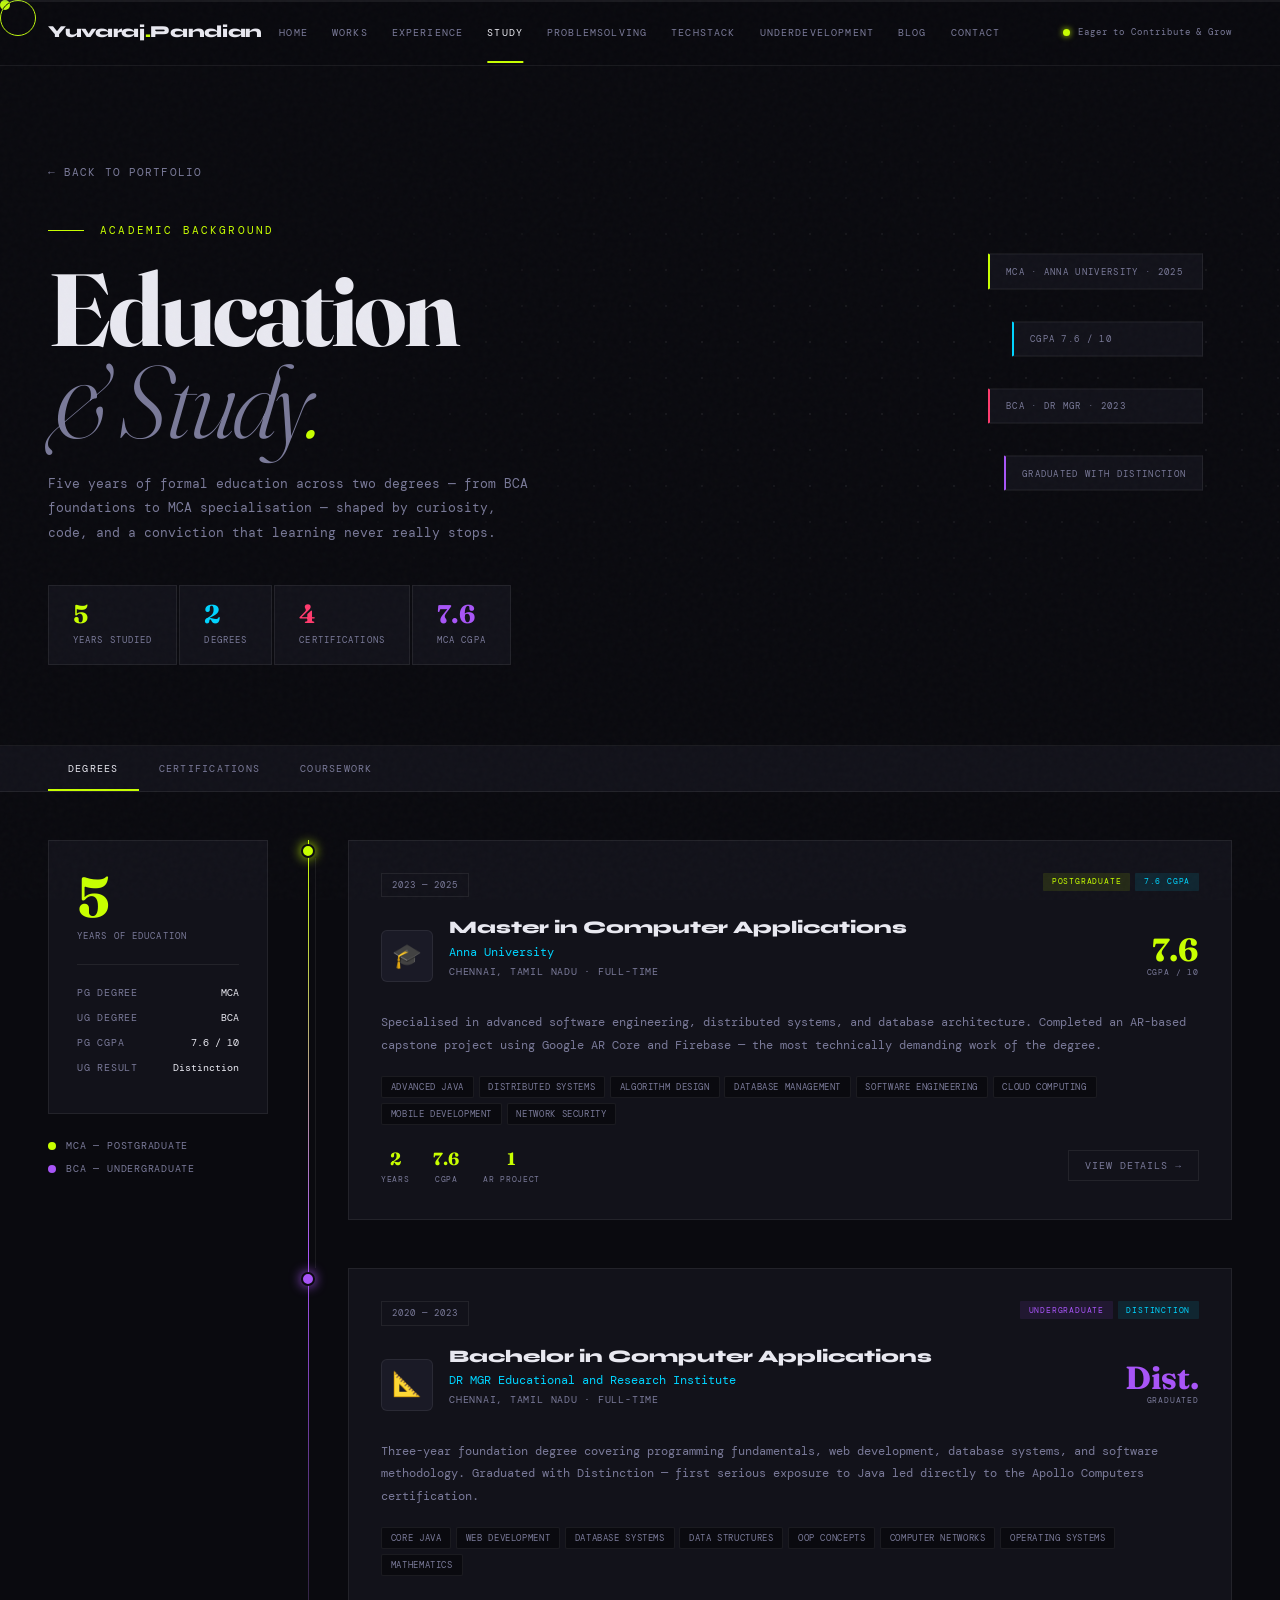
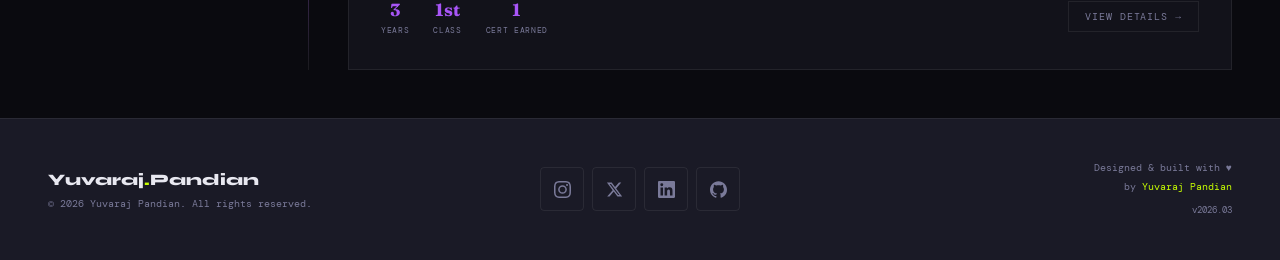
<file: study.html>
<!DOCTYPE html>
<html lang="en">
<head>
<meta charset="UTF-8">
<meta name="viewport" content="width=device-width, initial-scale=1.0">
<title>Study — Yuvaraj Pandian</title>
<link href="https://fonts.googleapis.com/css2?family=Syne:wght@400;600;700;800&family=DM+Mono:ital,wght@0,300;0,400;1,300&family=Fraunces:ital,opsz,wght@0,9..144,300;0,9..144,700;1,9..144,400&display=swap" rel="stylesheet">
<style>
/* ════════════════════════════════
   ROOT & RESET
════════════════════════════════ */
:root {
  --bg: #0a0a0f;
  --surface: #12121a;
  --surface2: #1a1a26;
  --accent1: #c8ff00;
  --accent2: #ff3b6e;
  --accent3: #00d4ff;
  --purple: #a855f7;
  --text: #e8e8f0;
  --text-dim: #7a7a99;
  --border: rgba(255,255,255,0.07);
}
*,*::before,*::after { box-sizing: border-box; margin: 0; padding: 0; }
html { scroll-behavior: smooth; overflow-x: hidden; }
body {
  background: var(--bg); color: var(--text);
  font-family: 'DM Mono', monospace; font-size: 14px; line-height: 1.6; cursor: none;
}
body::before {
  content: ''; position: fixed; inset: 0;
  background-image: url("data:image/svg+xml,%3Csvg viewBox='0 0 200 200' xmlns='http://www.w3.org/2000/svg'%3E%3Cfilter id='n'%3E%3CfeTurbulence type='fractalNoise' baseFrequency='0.9' numOctaves='4' stitchTiles='stitch'/%3E%3C/filter%3E%3Crect width='100%25' height='100%25' filter='url(%23n)' opacity='1'/%3E%3C/svg%3E");
  opacity: 0.022; pointer-events: none; z-index: 9997;
}

/* ════════════════════════════════
   CURSOR
════════════════════════════════ */
.cursor, .cursor-ring { position: fixed; pointer-events: none; border-radius: 50%; z-index: 9999; display: none; }
@media (hover: hover) {
  .cursor { display: block; width: 10px; height: 10px; background: var(--accent1); mix-blend-mode: difference; transition: transform .15s ease; }
  .cursor-ring { display: block; width: 36px; height: 36px; border: 1.5px solid var(--accent1); z-index: 9998; mix-blend-mode: difference; transition: left .1s ease, top .1s ease, transform .3s ease; }
  body, a, button { cursor: none; }
}

/* ════════════════════════════════
   NAV
════════════════════════════════ */
nav {
  position: fixed; top: 0; left: 0; right: 0; z-index: 300;
  display: flex; align-items: center; justify-content: space-between;
  padding: 1.2rem 3rem;
  background: rgba(10,10,15,.92); backdrop-filter: blur(20px);
  border-bottom: 1px solid var(--border);
}
.nav-logo { font-family: 'Syne', sans-serif; font-weight: 800; font-size: 1.05rem; letter-spacing: -.02em; color: var(--text); text-decoration: none; flex-shrink: 0; }
.nav-logo span { color: var(--accent1); }
.nav-links { display: flex; gap: 0; list-style: none; }
.nav-links a { color: var(--text-dim); text-decoration: none; font-size: .72rem; letter-spacing: .1em; text-transform: uppercase; padding: .45rem .9rem; position: relative; transition: color .2s; }
.nav-links a::after { content: ''; position: absolute; bottom: 0; left: .9rem; right: .9rem; height: 1px; background: var(--accent1); transform: scaleX(0); transition: transform .3s ease; }
.nav-links a:hover, .nav-links a.active { color: var(--text); }
.nav-links a:hover::after, .nav-links a.active::after { transform: scaleX(1); }
.nav-status { display: flex; align-items: center; gap: .5rem; font-size: .68rem; color: var(--text-dim); flex-shrink: 0; }
.status-dot { width: 6px; height: 6px; background: var(--accent1); border-radius: 50%; animation: pulse 2s infinite; }
@keyframes pulse { 0%,100%{opacity:1;transform:scale(1);}50%{opacity:.5;transform:scale(.8);} }
.hamburger { display: none; flex-direction: column; gap: 5px; background: none; border: none; padding: 4px; }
.hamburger span { display: block; width: 22px; height: 2px; background: var(--text); border-radius: 2px; transition: all .3s; }
.hamburger.open span:nth-child(1) { transform: rotate(45deg) translate(5px,5px); }
.hamburger.open span:nth-child(2) { opacity: 0; }
.hamburger.open span:nth-child(3) { transform: rotate(-45deg) translate(5px,-5px); }
.mobile-menu { display: none; position: fixed; inset: 0; z-index: 290; background: rgba(10,10,15,.98); backdrop-filter: blur(20px); flex-direction: column; align-items: center; justify-content: center; gap: .5rem; }
.mobile-menu.open { display: flex; }
.mobile-menu a { font-family: 'Syne', sans-serif; font-weight: 700; font-size: clamp(1.8rem,8vw,2.5rem); color: var(--text-dim); text-decoration: none; text-transform: uppercase; padding: .4rem 1rem; transition: color .2s; }
.mobile-menu a:hover { color: var(--accent1); }
.mobile-menu-footer { position: absolute; bottom: 2rem; font-size: .65rem; color: var(--text-dim); letter-spacing: .15em; }

/* ════════════════════════════════
   HERO
════════════════════════════════ */
.study-hero {
  padding: 160px 3rem 80px;
  position: relative; overflow: hidden;
  border-bottom: 1px solid var(--border);
}
/* Dotted grid bg */
.hero-dot-bg {
  position: absolute; inset: 0;
  background-image: radial-gradient(circle, rgba(255,255,255,.06) 1px, transparent 1px);
  background-size: 36px 36px;
  mask-image: radial-gradient(ellipse at 75% 50%, black 20%, transparent 65%);
}
/* Floating graduation cap silhouettes */
.hero-deco {
  position: absolute; right: 6%; top: 50%; transform: translateY(-50%);
  display: flex; flex-direction: column; gap: 2rem; pointer-events: none;
}
.hero-deco-block {
  border: 1px solid var(--border);
  background: var(--surface);
  padding: .6rem 1rem;
  font-size: .55rem; letter-spacing: .15em; text-transform: uppercase;
  color: var(--text-dim); white-space: nowrap;
  animation: slideblock 5s ease-in-out infinite;
}
.hero-deco-block:nth-child(1) { animation-delay: 0s; border-left: 2px solid var(--accent1); }
.hero-deco-block:nth-child(2) { animation-delay: 1.2s; border-left: 2px solid var(--accent3); margin-left: 1.5rem; }
.hero-deco-block:nth-child(3) { animation-delay: 2.4s; border-left: 2px solid var(--accent2); }
.hero-deco-block:nth-child(4) { animation-delay: 3.6s; border-left: 2px solid var(--purple); margin-left: 1rem; }
@keyframes slideblock { 0%,100%{transform:translateX(0);opacity:.5;} 50%{transform:translateX(-6px);opacity:1;} }

.back-link { display: inline-flex; align-items: center; gap: .5rem; font-size: .7rem; letter-spacing: .1em; text-transform: uppercase; color: var(--text-dim); text-decoration: none; margin-bottom: 2.5rem; transition: color .2s; }
.back-link:hover { color: var(--accent1); }
.hero-eyebrow { font-size: .68rem; letter-spacing: .2em; text-transform: uppercase; color: var(--accent1); margin-bottom: 1.5rem; display: flex; align-items: center; gap: 1rem; }
.hero-eyebrow::before { content: ''; width: 36px; height: 1px; background: var(--accent1); }
.hero-title { font-family: 'Fraunces', serif; font-size: clamp(3rem,8vw,7.5rem); font-weight: 700; line-height: .9; letter-spacing: -.03em; margin-bottom: 1.5rem; }
.hero-title .italic { font-style: italic; font-weight: 300; color: var(--text-dim); }
.hero-title .dot { color: var(--accent1); }
.hero-desc { max-width: 480px; color: var(--text-dim); font-size: .83rem; line-height: 1.85; margin-bottom: 2.5rem; }

/* Stats */
.study-stats { display: flex; gap: 2px; flex-wrap: wrap; }
.study-stat { padding: 1rem 1.5rem; border: 1px solid var(--border); background: var(--surface); }
.study-stat-num { font-family: 'Fraunces', serif; font-size: 1.6rem; font-weight: 700; line-height: 1; }
.study-stat-num.c1 { color: var(--accent1); }
.study-stat-num.c2 { color: var(--accent3); }
.study-stat-num.c3 { color: var(--accent2); }
.study-stat-num.c4 { color: var(--purple); }
.study-stat-label { font-size: .58rem; letter-spacing: .12em; text-transform: uppercase; color: var(--text-dim); margin-top: .3rem; }

/* ════════════════════════════════
   TAB BAR
════════════════════════════════ */
.tab-bar {
  background: var(--surface); border-bottom: 1px solid var(--border);
  padding: 0 3rem; position: sticky; top: 65px; z-index: 100;
  display: flex; align-items: center; overflow-x: auto;
}
.tab-btn {
  background: none; border: none; padding: 1rem 1.25rem;
  font-family: 'DM Mono', monospace; font-size: .65rem; letter-spacing: .12em;
  text-transform: uppercase; color: var(--text-dim);
  position: relative; white-space: nowrap; transition: color .2s;
}
.tab-btn::after { content: ''; position: absolute; bottom: 0; left: 0; right: 0; height: 2px; background: var(--accent1); transform: scaleX(0); transition: transform .3s ease; }
.tab-btn.cert-tab::after { background: var(--accent2); }
.tab-btn.course-tab::after { background: var(--accent3); }
.tab-btn:hover, .tab-btn.active { color: var(--text); }
.tab-btn.active::after { transform: scaleX(1); }

/* ════════════════════════════════
   PAGE BODY
════════════════════════════════ */
.page-body { padding: 3rem; }
.tab-panel { display: none; }
.tab-panel.active { display: block; }

/* ════════════════════════════════
   EDUCATION TAB
════════════════════════════════ */
.edu-layout { display: grid; grid-template-columns: 260px 1fr; gap: 0; }

/* Left sidebar */
.edu-sidebar-inner {
  position: sticky; top: 130px;
  padding-right: 2.5rem;
}
.edu-summary-card {
  background: var(--surface); border: 1px solid var(--border);
  padding: 1.75rem; margin-bottom: 1.5rem;
}
.edu-summary-years { font-family: 'Fraunces', serif; font-size: 3.5rem; font-weight: 700; line-height: 1; color: var(--accent1); }
.edu-summary-label { font-size: .58rem; letter-spacing: .12em; text-transform: uppercase; color: var(--text-dim); margin-top: .3rem; margin-bottom: 1.25rem; }
.edu-summary-divider { height: 1px; background: var(--border); margin-bottom: 1.25rem; }
.edu-summary-row { display: flex; justify-content: space-between; margin-bottom: .6rem; }
.edu-summary-key { font-size: .6rem; letter-spacing: .08em; text-transform: uppercase; color: var(--text-dim); }
.edu-summary-val { font-size: .6rem; color: var(--text); }

.edu-path-legend { display: flex; flex-direction: column; gap: .5rem; }
.edu-path-item { display: flex; align-items: center; gap: .65rem; font-size: .6rem; letter-spacing: .08em; text-transform: uppercase; color: var(--text-dim); }
.edu-path-dot { width: 8px; height: 8px; border-radius: 50%; flex-shrink: 0; }

/* Education entries */
.edu-entries { position: relative; padding-left: 2.5rem; }
.edu-entries::before {
  content: ''; position: absolute; left: 0; top: 0; bottom: 0;
  width: 1px;
  background: linear-gradient(to bottom, var(--accent1) 0%, var(--purple) 50%, var(--border) 100%);
}

.edu-entry { position: relative; padding-bottom: 3rem; }
.edu-entry:last-child { padding-bottom: 0; }

.edu-node {
  position: absolute; left: -2.5rem;
  width: 14px; height: 14px; border-radius: 50%;
  border: 2px solid var(--bg); margin-left: -7px; top: 4px;
  transition: transform .3s, box-shadow .3s;
}
.edu-entry:hover .edu-node { transform: scale(1.5); }
.edu-node.mca { background: var(--accent1); box-shadow: 0 0 12px var(--accent1); }
.edu-node.bca { background: var(--purple); box-shadow: 0 0 12px var(--purple); }

.edu-connector {
  position: absolute; left: calc(-2.5rem + 7px); top: 18px; bottom: 0;
  width: 1px; background: var(--border);
}
.edu-entry:last-child .edu-connector { display: none; }

/* Education card */
.edu-card {
  background: var(--surface); border: 1px solid var(--border);
  padding: 2rem; position: relative; overflow: hidden;
  transition: border-color .3s, background .3s;
}
.edu-card::before {
  content: ''; position: absolute; top: 0; left: 0; right: 0; height: 2px;
  transform: scaleX(0); transform-origin: left; transition: transform .4s ease;
}
.edu-entry.mca .edu-card::before { background: var(--accent1); }
.edu-entry.bca .edu-card::before { background: var(--purple); }
.edu-entry:hover .edu-card::before { transform: scaleX(1); }
.edu-entry.mca:hover .edu-card { border-color: rgba(200,255,0,.3); background: var(--surface2); }
.edu-entry.bca:hover .edu-card { border-color: rgba(168,85,247,.3); background: var(--surface2); }

.edu-card-top { display: flex; align-items: flex-start; justify-content: space-between; margin-bottom: 1.25rem; gap: 1rem; }
.edu-period-badge { font-size: .58rem; letter-spacing: .1em; text-transform: uppercase; padding: .25rem .65rem; border: 1px solid var(--border); color: var(--text-dim); white-space: nowrap; flex-shrink: 0; }
.edu-type-badges { display: flex; gap: .3rem; flex-wrap: wrap; justify-content: flex-end; }
.edu-badge { font-size: .5rem; letter-spacing: .1em; text-transform: uppercase; padding: .18rem .55rem; border-radius: 1px; }
.badge-pg { background: rgba(200,255,0,.1); color: var(--accent1); }
.badge-ug { background: rgba(168,85,247,.1); color: var(--purple); }
.badge-dist { background: rgba(0,212,255,.1); color: var(--accent3); }

.edu-icon-row { display: flex; align-items: center; gap: 1rem; margin-bottom: 1rem; }
.edu-icon-box {
  width: 52px; height: 52px; border: 1px solid var(--border);
  border-radius: 6px; display: flex; align-items: center; justify-content: center;
  font-size: 1.5rem; background: var(--surface2); flex-shrink: 0;
  transition: transform .3s, border-color .3s;
}
.edu-entry:hover .edu-icon-box { transform: scale(1.05); }
.edu-entry.mca:hover .edu-icon-box { border-color: rgba(200,255,0,.3); }
.edu-entry.bca:hover .edu-icon-box { border-color: rgba(168,85,247,.3); }
.edu-gpa-display { text-align: right; }
.edu-gpa-num { font-family: 'Fraunces', serif; font-size: 2rem; font-weight: 700; line-height: 1; }
.edu-entry.mca .edu-gpa-num { color: var(--accent1); }
.edu-entry.bca .edu-gpa-num { color: var(--purple); }
.edu-gpa-label { font-size: .52rem; letter-spacing: .1em; text-transform: uppercase; color: var(--text-dim); }

.edu-degree-name { font-family: 'Syne', sans-serif; font-size: 1.1rem; font-weight: 800; line-height: 1.2; margin-bottom: .25rem; }
.edu-school-name { font-size: .78rem; color: var(--accent3); margin-bottom: .1rem; }
.edu-location { font-size: .6rem; letter-spacing: .08em; text-transform: uppercase; color: var(--text-dim); margin-bottom: 1rem; }
.edu-desc-text { font-size: .78rem; color: var(--text-dim); line-height: 1.8; margin-bottom: 1.25rem; }

/* Subject chips */
.edu-subjects { display: flex; flex-wrap: wrap; gap: .3rem; margin-bottom: 1.25rem; }
.edu-subject { font-size: .56rem; letter-spacing: .07em; text-transform: uppercase; padding: .18rem .55rem; background: var(--bg); border: 1px solid var(--border); border-radius: 2px; color: var(--text-dim); transition: all .2s; }
.edu-entry.mca:hover .edu-subject { border-color: rgba(200,255,0,.15); }
.edu-entry.bca:hover .edu-subject { border-color: rgba(168,85,247,.15); }

.edu-card-footer { display: flex; align-items: center; justify-content: space-between; }
.edu-highlights { display: flex; gap: 1.5rem; }
.edu-hl { text-align: center; }
.edu-hl-num { font-family: 'Fraunces', serif; font-size: 1.1rem; font-weight: 700; }
.edu-entry.mca .edu-hl-num { color: var(--accent1); }
.edu-entry.bca .edu-hl-num { color: var(--purple); }
.edu-hl-label { font-size: .52rem; letter-spacing: .08em; text-transform: uppercase; color: var(--text-dim); }

.edu-cta {
  background: none; border: 1px solid var(--border);
  padding: .5rem 1rem; font-family: 'DM Mono', monospace;
  font-size: .6rem; letter-spacing: .1em; text-transform: uppercase;
  color: var(--text-dim); transition: all .3s;
}
.edu-entry.mca:hover .edu-cta { border-color: var(--accent1); color: var(--accent1); }
.edu-entry.bca:hover .edu-cta { border-color: var(--purple); color: var(--purple); }

/* ════════════════════════════════
   CERTIFICATIONS TAB
════════════════════════════════ */
.cert-section-intro {
  display: grid; grid-template-columns: 1fr 1fr; gap: 2px; margin-bottom: 3rem;
}
.cert-intro-stat {
  background: var(--surface); border: 1px solid var(--border);
  padding: 1.5rem 2rem; display: flex; align-items: center; gap: 1.25rem;
}
.cert-intro-icon { font-size: 1.5rem; flex-shrink: 0; }
.cert-intro-num { font-family: 'Fraunces', serif; font-size: 2rem; font-weight: 700; color: var(--accent2); line-height: 1; }
.cert-intro-label { font-size: .6rem; letter-spacing: .1em; text-transform: uppercase; color: var(--text-dim); margin-top: .15rem; }

.cert-grid { display: grid; grid-template-columns: repeat(2, 1fr); gap: 2px; }

.cert-card {
  background: var(--surface); border: 1px solid var(--border);
  padding: 2rem; position: relative; overflow: hidden;
  transition: border-color .3s, background .3s;
}
.cert-card::before {
  content: ''; position: absolute; top: 0; left: 0; right: 0; height: 2px;
  transform: scaleX(0); transform-origin: left; transition: transform .4s;
}
.cert-card.c1::before { background: var(--accent1); }
.cert-card.c2::before { background: var(--accent3); }
.cert-card.c3::before { background: var(--accent2); }
.cert-card.c4::before { background: var(--purple); }
.cert-card:hover::before { transform: scaleX(1); }
.cert-card.c1:hover { border-color: rgba(200,255,0,.3); background: var(--surface2); }
.cert-card.c2:hover { border-color: rgba(0,212,255,.3); background: var(--surface2); }
.cert-card.c3:hover { border-color: rgba(255,59,110,.3); background: var(--surface2); }
.cert-card.c4:hover { border-color: rgba(168,85,247,.3); background: var(--surface2); }

.cert-card-top { display: flex; align-items: flex-start; justify-content: space-between; margin-bottom: 1.5rem; }
.cert-big-num { font-family: 'Fraunces', serif; font-size: 3.5rem; font-weight: 700; line-height: 1; }
.cert-card.c1 .cert-big-num { color: rgba(200,255,0,.5); }
.cert-card.c2 .cert-big-num { color: rgba(0,212,255,.5); }
.cert-card.c3 .cert-big-num { color: rgba(255,59,110,.5); }
.cert-card.c4 .cert-big-num { color: rgba(168,85,247,.5); }
.cert-card:hover .cert-big-num { filter: brightness(1.4); }

.cert-year-badge { font-size: .56rem; letter-spacing: .12em; text-transform: uppercase; padding: .22rem .65rem; border: 1px solid var(--border); color: var(--text-dim); }
.cert-card.c1 .cert-year-badge { border-color: rgba(200,255,0,.25); color: var(--accent1); }
.cert-card.c2 .cert-year-badge { border-color: rgba(0,212,255,.25); color: var(--accent3); }
.cert-card.c3 .cert-year-badge { border-color: rgba(255,59,110,.25); color: var(--accent2); }
.cert-card.c4 .cert-year-badge { border-color: rgba(168,85,247,.25); color: var(--purple); }

.cert-name { font-family: 'Syne', sans-serif; font-size: 1rem; font-weight: 800; line-height: 1.2; margin-bottom: .4rem; }
.cert-issuer { font-size: .72rem; color: var(--text-dim); margin-bottom: 1rem; }
.cert-desc { font-size: .72rem; color: var(--text-dim); line-height: 1.75; margin-bottom: 1.25rem; }
.cert-skills { display: flex; flex-wrap: wrap; gap: .3rem; }
.cert-skill { font-size: .54rem; letter-spacing: .07em; text-transform: uppercase; padding: .15rem .45rem; background: var(--bg); border: 1px solid var(--border); border-radius: 2px; color: var(--text-dim); }

/* ════════════════════════════════
   COURSEWORK TAB
════════════════════════════════ */
.course-intro { display: grid; grid-template-columns: 1fr 280px; gap: 2px; margin-bottom: 3rem; }
.course-intro-text {
  background: var(--surface); border: 1px solid var(--border);
  padding: 2rem; border-left: 3px solid var(--accent3);
}
.course-intro-title { font-family: 'Fraunces', serif; font-size: 1.4rem; font-weight: 700; margin-bottom: .6rem; }
.course-intro-desc { font-size: .78rem; color: var(--text-dim); line-height: 1.8; }
.course-intro-meta { background: var(--surface); border: 1px solid var(--border); padding: 2rem; }
.course-meta-item { margin-bottom: .85rem; }
.course-meta-item:last-child { margin-bottom: 0; }
.course-meta-key { font-size: .55rem; letter-spacing: .15em; text-transform: uppercase; color: var(--text-dim); margin-bottom: .2rem; }
.course-meta-val { font-family: 'Syne', sans-serif; font-weight: 700; font-size: .82rem; }

/* Subject groups */
.subject-groups { display: grid; grid-template-columns: 1fr 1fr; gap: 2px; }
.subject-group { background: var(--surface); border: 1px solid var(--border); padding: 1.75rem 2rem; }
.sg-header { display: flex; align-items: center; gap: .75rem; margin-bottom: 1.5rem; padding-bottom: .75rem; border-bottom: 1px solid var(--border); }
.sg-dot { width: 8px; height: 8px; border-radius: 50%; flex-shrink: 0; }
.sg-title { font-family: 'Syne', sans-serif; font-size: .85rem; font-weight: 700; }
.sg-count { font-size: .58rem; color: var(--text-dim); margin-left: auto; }
.sg-subjects { display: flex; flex-direction: column; gap: 0; }
.sg-subject-row {
  display: flex; align-items: center; justify-content: space-between;
  padding: .65rem 0; border-bottom: 1px solid var(--border);
  transition: padding-left .2s;
}
.sg-subject-row:last-child { border-bottom: none; }
.sg-subject-row:hover { padding-left: .5rem; }
.sg-subject-name { font-size: .72rem; color: var(--text); }
.sg-subject-sem { font-size: .56rem; letter-spacing: .08em; text-transform: uppercase; color: var(--text-dim); }

/* ════════════════════════════════
   DEGREE DETAIL OVERLAY
════════════════════════════════ */
.degree-overlay {
  display: none; position: fixed; inset: 0; z-index: 500;
  background: var(--bg); overflow-y: auto;
  animation: overlayIn .35s ease;
}
.degree-overlay.open { display: block; }
@keyframes overlayIn { from{opacity:0;transform:translateY(20px);} to{opacity:1;transform:none;} }

.read-progress { position: fixed; top: 0; left: 0; right: 0; height: 2px; background: var(--border); z-index: 600; }
.read-progress-fill { height: 100%; background: var(--accent1); width: 0%; transition: width .1s; }

.overlay-nav {
  position: sticky; top: 0; background: rgba(10,10,15,.95);
  backdrop-filter: blur(20px); border-bottom: 1px solid var(--border);
  padding: 1rem 3rem; display: flex; align-items: center;
  justify-content: space-between; z-index: 10;
}
.overlay-back {
  display: inline-flex; align-items: center; gap: .5rem;
  font-size: .68rem; letter-spacing: .1em; text-transform: uppercase;
  color: var(--text-dim); background: none; border: none; transition: color .2s;
}
.overlay-back:hover { color: var(--accent1); }
.overlay-nav-brand { font-family: 'Syne', sans-serif; font-weight: 800; font-size: .9rem; text-decoration: none; color: var(--text); }
.overlay-nav-brand span { color: var(--accent1); }

.degree-detail { max-width: 900px; margin: 0 auto; padding: 4rem 3rem 6rem; }

.degree-header-area {
  display: grid; grid-template-columns: 1fr auto;
  gap: 2rem; align-items: start; margin-bottom: 3rem;
}
.degree-badge-row { display: flex; gap: .4rem; flex-wrap: wrap; margin-bottom: .75rem; }
.degree-cat-badge { font-size: .56rem; letter-spacing: .14em; text-transform: uppercase; padding: .22rem .65rem; border-radius: 1px; }
.degree-title-large {
  font-family: 'Fraunces', serif; font-size: clamp(1.8rem,4vw,3rem);
  font-weight: 700; line-height: 1.05; letter-spacing: -.02em; margin-bottom: .35rem;
}
.degree-school-large { font-size: 1rem; color: var(--accent3); margin-bottom: .25rem; }
.degree-period-large { font-size: .7rem; color: var(--text-dim); letter-spacing: .08em; margin-bottom: 1.25rem; }
.degree-lead {
  font-size: .88rem; color: var(--text-dim); line-height: 1.85;
  padding: 1.25rem; border-left: 3px solid var(--accent1);
  background: var(--surface);
}

.degree-meta-box { background: var(--surface); border: 1px solid var(--border); padding: 1.5rem; min-width: 200px; }
.meta-item { margin-bottom: 1.1rem; }
.meta-item:last-child { margin-bottom: 0; }
.meta-label { font-size: .55rem; letter-spacing: .15em; text-transform: uppercase; color: var(--text-dim); margin-bottom: .3rem; }
.meta-value { font-family: 'Syne', sans-serif; font-weight: 600; font-size: .82rem; }
.meta-tags { display: flex; flex-direction: column; gap: .3rem; }
.meta-tag { font-size: .6rem; letter-spacing: .07em; padding: .22rem .6rem; border: 1px solid var(--border); border-radius: 2px; color: var(--text-dim); }

.degree-body { font-size: .84rem; line-height: 1.9; color: var(--text-dim); }
.degree-body h2 { font-family: 'Fraunces', serif; font-size: 1.55rem; font-weight: 700; color: var(--text); margin: 2.5rem 0 .9rem; line-height: 1.1; }
.degree-body h3 { font-family: 'Syne', sans-serif; font-size: .9rem; font-weight: 700; color: var(--text); margin: 1.75rem 0 .65rem; letter-spacing: .03em; text-transform: uppercase; }
.degree-body p { margin-bottom: 1.1rem; }
.degree-body strong { color: var(--text); font-weight: 600; }
.degree-body ul, .degree-body ol { padding-left: 1.5rem; margin-bottom: 1.1rem; }
.degree-body li { margin-bottom: .45rem; }
.degree-body li::marker { color: var(--accent1); }
.degree-body blockquote { border-left: 3px solid var(--accent3); padding: .9rem 1.4rem; margin: 1.5rem 0; background: var(--surface); color: var(--text); font-style: italic; }

.highlight-box { display: grid; grid-template-columns: repeat(3, 1fr); gap: 2px; margin: 2rem 0; }
.highlight-item { background: var(--surface); padding: 1.25rem; border: 1px solid var(--border); text-align: center; }
.highlight-num { font-family: 'Fraunces', serif; font-size: 1.8rem; font-weight: 700; color: var(--accent1); line-height: 1; }
.highlight-label { font-size: .58rem; letter-spacing: .1em; text-transform: uppercase; color: var(--text-dim); margin-top: .3rem; }

.callout { background: var(--surface2); border: 1px solid var(--border); border-left: 3px solid var(--accent2); padding: 1rem 1.25rem; margin: 1.5rem 0; border-radius: 0 2px 2px 0; }
.callout-title { font-family: 'Syne', sans-serif; font-weight: 700; font-size: .68rem; letter-spacing: .08em; text-transform: uppercase; color: var(--accent2); margin-bottom: .35rem; }

.degree-footer { margin-top: 3rem; padding-top: 2rem; border-top: 1px solid var(--border); }
.degree-footer-tags { display: flex; flex-wrap: wrap; gap: .4rem; }
.degree-footer-tag { font-size: .58rem; letter-spacing: .07em; text-transform: uppercase; padding: .25rem .65rem; border: 1px solid var(--border); border-radius: 2px; color: var(--text-dim); }

/* ════════════════════════════════
   FOOTER
════════════════════════════════ */
footer { background: var(--surface2); border-top: 1px solid var(--border); padding: 2.5rem 3rem; }
.footer-inner { display: grid; grid-template-columns: 1fr auto 1fr; align-items: center; gap: 2rem; }
.footer-brand { font-family: 'Syne', sans-serif; font-weight: 800; font-size: 1rem; }
.footer-brand span { color: var(--accent1); }
.footer-copy { font-size: .62rem; color: var(--text-dim); margin-top: .2rem; }
.social-links { display: flex; gap: .5rem; justify-content: center; }
.social-link { width: 44px; height: 44px; border: 1px solid var(--border); border-radius: 4px; display: flex; align-items: center; justify-content: center; text-decoration: none; color: var(--text-dim); transition: all .3s; position: relative; overflow: hidden; }
.social-link::before { content: ''; position: absolute; inset: 0; opacity: 0; transition: opacity .3s; }
.social-link.instagram::before { background: linear-gradient(135deg,#f09433,#e6683c,#dc2743,#cc2366,#bc1888); }
.social-link.twitter::before { background: #000; }
.social-link.linkedin::before { background: #0077b5; }
.social-link.github::before { background: #333; }
.social-link:hover::before { opacity: 1; }
.social-link:hover { border-color: transparent; color: white; transform: translateY(-3px); box-shadow: 0 8px 20px rgba(0,0,0,.3); }
.social-link svg { width: 17px; height: 17px; position: relative; z-index: 1; fill: currentColor; }
.footer-right { text-align: right; font-size: .62rem; color: var(--text-dim); line-height: 1.85; }
.footer-right a { color: var(--accent1); text-decoration: none; }

/* ════════════════════════════════
   SCROLL REVEAL
════════════════════════════════ */
.reveal { opacity: 0; transform: translateY(24px); transition: opacity .6s ease, transform .6s ease; }
.reveal.visible { opacity: 1; transform: none; }
.reveal-delay-1 { transition-delay: .1s; }
.reveal-delay-2 { transition-delay: .2s; }
.reveal-delay-3 { transition-delay: .3s; }

/* ════════════════════════════════
   RESPONSIVE
════════════════════════════════ */
@media (max-width: 1100px) {
  .edu-layout { grid-template-columns: 1fr; }
  .edu-sidebar { display: none; }
  .cert-section-intro { grid-template-columns: 1fr 1fr; }
  .course-intro { grid-template-columns: 1fr; }
  .subject-groups { grid-template-columns: 1fr 1fr; }
  .footer-inner { grid-template-columns: 1fr auto; }
  .footer-right { display: none; }
}
@media (max-width: 768px) {
  /* ── Nav ── */
  nav { padding: 0 1.1rem !important; height: 60px; }
  .nav-links { display: none !important; }
  .nav-status { display: none !important; }
  .hamburger { display: flex !important; }

  /* ── Hero ── */
  .study-hero { padding: 90px 1.1rem 50px !important; }
  .hero-title { font-size: clamp(2.4rem, 12vw, 5rem) !important; }
  .hero-deco { display: none !important; }
  .study-stats { flex-wrap: wrap !important; }

  /* ── Tab bar ── */
  .tab-bar { padding: 0 !important; top: 60px !important; }
  .tab-btn { padding: .85rem .85rem !important; font-size: .6rem !important; }

  /* ── Page body ── */
  .page-body { padding: 1.25rem 1.1rem !important; }

  /* ── Education layout ── */
  .edu-layout { grid-template-columns: 1fr !important; }
  .edu-sidebar { display: none !important; }

  /* Timeline: tighten left padding so node stays visible */
  .edu-entries { padding-left: 1.75rem !important; }
  .edu-node { left: -1.75rem !important; margin-left: -7px !important; }
  .edu-connector { left: calc(-1.75rem + 7px) !important; }

  /* ── Education card: fix ALL flex overflow issues ── */
  .edu-card { padding: 1.25rem !important; }

  /* Card top: stack date badge + type badges vertically */
  .edu-card-top {
    flex-direction: column !important;
    align-items: flex-start !important;
    gap: .5rem !important;
  }
  .edu-type-badges { justify-content: flex-start !important; }

  /* Icon row: prevent DR MGR long name overflow */
  .edu-icon-row {
    flex-wrap: wrap !important;
    gap: .75rem !important;
  }
  .edu-gpa-display { margin-left: auto !important; }

  /* Card footer: stack highlights + CTA button vertically */
  .edu-card-footer {
    flex-direction: column !important;
    align-items: flex-start !important;
    gap: .75rem !important;
  }
  .edu-cta { width: 100% !important; text-align: center !important; padding: .75rem 1rem !important; }

  /* ── Certifications ── */
  .cert-section-intro { grid-template-columns: 1fr !important; }
  .cert-grid { grid-template-columns: 1fr !important; }
  .cert-card { padding: 1.5rem !important; }
  .cert-big-num { font-size: 2.5rem !important; }

  /* ── Coursework ── */
  .course-intro { grid-template-columns: 1fr !important; }
  .subject-groups { grid-template-columns: 1fr !important; }
  .sg-count { display: none !important; }

  /* ── Degree overlay ── */
  .overlay-nav { padding: 1rem 1.1rem !important; }
  .degree-detail { padding: 2rem 1.1rem 4rem !important; }
  .degree-header-area { grid-template-columns: 1fr !important; }
  .degree-meta-box { min-width: unset !important; }
  .highlight-box { grid-template-columns: repeat(2, 1fr) !important; }

  /* ── Footer ── */
  footer { padding: 2rem 1.1rem !important; }
  .footer-inner { grid-template-columns: 1fr !important; text-align: center !important; gap: 1.25rem !important; }
  .footer-right { display: none !important; }
}
@media (max-width: 480px) {
  .study-hero { padding-left: .85rem !important; padding-right: .85rem !important; }
  .page-body { padding-left: .85rem !important; padding-right: .85rem !important; }
  footer { padding-left: .85rem !important; padding-right: .85rem !important; }
  .hero-title { font-size: clamp(2rem, 14vw, 3.5rem) !important; }
  .highlight-box { grid-template-columns: 1fr !important; }
  .cert-section-intro { grid-template-columns: 1fr !important; }
  .study-stat { padding: .75rem 1rem !important; }
  .study-stat-num { font-size: 1.3rem !important; }
  .edu-icon-box { width: 42px !important; height: 42px !important; font-size: 1.2rem !important; }
  .edu-degree-name { font-size: .95rem !important; }
  .edu-school-name { font-size: .68rem !important; }
  .tab-btn { font-size: .56rem !important; padding: .75rem .65rem !important; }
}
  .cert-section-intro { grid-template-columns: 1fr; }
}
/* NAV */
nav {
  position: fixed; top: 0; left: 0; right: 0; z-index: 300;
  display: flex; align-items: center; justify-content: space-between;
  padding: 0 2.5rem;
  height: 60px;
  background: rgba(10,10,15,0.96);
  backdrop-filter: blur(24px);
  border-bottom: 1px solid var(--border);
}
.nav-logo {
  font-family: 'Syne', sans-serif; font-weight: 800;
  font-size: 1.05rem; letter-spacing: -0.02em;
  color: var(--text); text-decoration: none; flex-shrink: 0;
}
.nav-logo span { color: var(--accent1); }
.nav-links {
  display: flex; gap: 0; list-style: none;
  position: absolute; left: 50%; transform: translateX(-50%);
}
.nav-links a {
  color: var(--text-dim); text-decoration: none;
  font-family: 'DM Mono', monospace;
  font-size: 0.6rem; letter-spacing: 0.12em; text-transform: uppercase;
  padding: 0 0.75rem; height: 60px;
  display: flex; align-items: center;
  position: relative; transition: color 0.2s;
  white-space: nowrap;
}
.nav-links a::after {
  content: ''; position: absolute;
  bottom: 0; left: 0.75rem; right: 0.75rem;
  height: 2px; background: var(--accent1);
  transform: scaleX(0); transform-origin: center;
  transition: transform 0.25s ease;
}
.nav-links a:hover { color: var(--text); }
.nav-links a:hover::after { transform: scaleX(1); }
.nav-links a.active { color: var(--text); }
.nav-links a.active::after { transform: scaleX(1); }
.nav-status {
  display: flex; align-items: center; gap: 0.5rem;
  font-family: 'DM Mono', monospace;
  font-size: 0.58rem; letter-spacing: 0.1em;
  color: var(--text-dim); flex-shrink: 0;
}
.status-dot {
  width: 7px; height: 7px;
  background: var(--accent1); border-radius: 50%;
  box-shadow: 0 0 6px var(--accent1);
  animation: pulse 2s infinite;
}
@keyframes pulse { 0%,100%{opacity:1;transform:scale(1);}50%{opacity:.5;transform:scale(.7);} }
.hamburger { display: none; flex-direction: column; gap: 5px; background: none; border: none; padding: 4px; }
.hamburger span { display: block; width: 22px; height: 2px; background: var(--text); border-radius: 2px; transition: all .3s; }
.hamburger.open span:nth-child(1) { transform: rotate(45deg) translate(5px,5px); }
.hamburger.open span:nth-child(2) { opacity: 0; }
.hamburger.open span:nth-child(3) { transform: rotate(-45deg) translate(5px,-5px); }
.mobile-menu { display: none; position: fixed; inset: 0; z-index: 290; background: rgba(10,10,15,.98); backdrop-filter: blur(20px); flex-direction: column; align-items: center; justify-content: center; gap: .5rem; }
.mobile-menu.open { display: flex; }
.mobile-menu a { font-family: 'Syne', sans-serif; font-weight: 700; font-size: clamp(1.6rem,7vw,2.2rem); color: var(--text-dim); text-decoration: none; text-transform: uppercase; padding: .4rem 1rem; transition: color .2s; letter-spacing: -.01em; }
.mobile-menu a:hover, .mobile-menu a.active { color: var(--accent1); }
.mobile-menu-footer { position: absolute; bottom: 2rem; font-size: .62rem; color: var(--text-dim); letter-spacing: .15em; }
@media (max-width: 1200px) { .nav-status { display: none; } }
@media (max-width: 960px)  { .nav-links { display: none; } .hamburger { display: flex; } }
</style>
</head>
<body>

<div class="cursor" id="cursor"></div>
<div class="cursor-ring" id="cursorRing"></div>
<div class="read-progress"><div class="read-progress-fill" id="progressFill"></div></div>

<!-- ══ NAV ══ -->
<nav>
  <a href="index.html" class="nav-logo">Yuvaraj<span>.</span>Pandian</a>
  <ul class="nav-links">
    <li><a href="index.html">Home</a></li>
    <li><a href="works.html">Works</a></li>
    <li><a href="experience.html">Experience</a></li>
    <li><a href="study.html" class="active">Study</a></li>
    <li><a href="problemsolving.html">ProblemSolving</a></li>
    <li><a href="techstack.html">TechStack</a></li>
    <li><a href="underdevelopment.html">Underdevelopment</a></li>
    <li><a href="blog.html">Blog</a></li>
    <li><a href="contact.html">Contact</a></li>
  </ul>
  <div class="nav-status"><div class="status-dot"></div>Eager to Contribute &amp; Grow</div>
  <button class="hamburger" id="hamburger" aria-label="Menu"><span></span><span></span><span></span></button>
</nav>

<div class="mobile-menu" id="mobileMenu">
  <a href="index.html">Home</a>
  <a href="works.html">Works</a>
  <a href="experience.html">Experience</a>
  <a href="study.html" class="active">Study</a>
  <a href="problemsolving.html">ProblemSolving</a>
  <a href="techstack.html">TechStack</a>
  <a href="underdevelopment.html">Underdevelopment</a>
  <a href="blog.html">Blog</a>
  <a href="contact.html">Contact</a>
  <div class="mobile-menu-footer">Eager to Contribute &amp; Grow ●</div>
</div>

<!-- ══ HERO ══ -->
<div class="study-hero">
  <div class="hero-dot-bg"></div>

  <!-- Animated deco blocks -->
  <div class="hero-deco">
    <div class="hero-deco-block">MCA · Anna University · 2025</div>
    <div class="hero-deco-block">CGPA 7.6 / 10</div>
    <div class="hero-deco-block">BCA · DR MGR · 2023</div>
    <div class="hero-deco-block">Graduated with Distinction</div>
  </div>

  <a href="index.html" class="back-link reveal">← Back to Portfolio</a>
  <div class="hero-eyebrow reveal">Academic Background</div>
  <h1 class="hero-title reveal">
    <div>Education</div>
    <div class="italic">&amp; Study<span class="dot">.</span></div>
  </h1>
  <p class="hero-desc reveal reveal-delay-1">
    Five years of formal education across two degrees — from BCA foundations to MCA specialisation — shaped by curiosity, code, and a conviction that learning never really stops.
  </p>
  <div class="study-stats reveal reveal-delay-2">
    <div class="study-stat">
      <div class="study-stat-num c1">5</div>
      <div class="study-stat-label">Years Studied</div>
    </div>
    <div class="study-stat">
      <div class="study-stat-num c2">2</div>
      <div class="study-stat-label">Degrees</div>
    </div>
    <div class="study-stat">
      <div class="study-stat-num c3">4</div>
      <div class="study-stat-label">Certifications</div>
    </div>
    <div class="study-stat">
      <div class="study-stat-num c4">7.6</div>
      <div class="study-stat-label">MCA CGPA</div>
    </div>
  </div>
</div>

<!-- ══ TAB BAR ══ -->
<div class="tab-bar">
  <button class="tab-btn active" data-tab="education">Degrees</button>
  <button class="tab-btn cert-tab" data-tab="certifications">Certifications</button>
  <button class="tab-btn course-tab" data-tab="coursework">Coursework</button>
</div>

<!-- ══ PAGE BODY ══ -->
<div class="page-body">

  <!-- ─────────────────────────
       DEGREES TAB
  ─────────────────────────── -->
  <div class="tab-panel active" id="panel-education">
    <div class="edu-layout">

      <!-- Left sidebar -->
      <div class="edu-sidebar">
        <div class="edu-sidebar-inner">
          <div class="edu-summary-card reveal">
            <div class="edu-summary-years">5</div>
            <div class="edu-summary-label">Years of Education</div>
            <div class="edu-summary-divider"></div>
            <div class="edu-summary-row">
              <span class="edu-summary-key">PG Degree</span>
              <span class="edu-summary-val">MCA</span>
            </div>
            <div class="edu-summary-row">
              <span class="edu-summary-key">UG Degree</span>
              <span class="edu-summary-val">BCA</span>
            </div>
            <div class="edu-summary-row">
              <span class="edu-summary-key">PG CGPA</span>
              <span class="edu-summary-val">7.6 / 10</span>
            </div>
            <div class="edu-summary-row">
              <span class="edu-summary-key">UG Result</span>
              <span class="edu-summary-val">Distinction</span>
            </div>
          </div>
          <div class="edu-path-legend reveal reveal-delay-1">
            <div class="edu-path-item">
              <div class="edu-path-dot" style="background:var(--accent1)"></div>
              MCA — Postgraduate
            </div>
            <div class="edu-path-item">
              <div class="edu-path-dot" style="background:var(--purple)"></div>
              BCA — Undergraduate
            </div>
          </div>
        </div>
      </div>

      <!-- Right entries -->
      <div class="edu-entries">

        <!-- MCA -->
        <div class="edu-entry mca" data-degree="deg-mca">
          <div class="edu-node mca"></div>
          <div class="edu-connector"></div>
          <div class="edu-card reveal">
            <div class="edu-card-top">
              <div class="edu-period-badge">2023 — 2025</div>
              <div class="edu-type-badges">
                <span class="edu-badge badge-pg">Postgraduate</span>
                <span class="edu-badge badge-dist">7.6 CGPA</span>
              </div>
            </div>
            <div class="edu-icon-row">
              <div class="edu-icon-box">🎓</div>
              <div style="flex:1;">
                <div class="edu-degree-name">Master in Computer Applications</div>
                <div class="edu-school-name">Anna University</div>
                <div class="edu-location">Chennai, Tamil Nadu · Full-time</div>
              </div>
              <div class="edu-gpa-display">
                <div class="edu-gpa-num">7.6</div>
                <div class="edu-gpa-label">CGPA / 10</div>
              </div>
            </div>
            <p class="edu-desc-text">
              Specialised in advanced software engineering, distributed systems, and database architecture. Completed an AR-based capstone project using Google AR Core and Firebase — the most technically demanding work of the degree.
            </p>
            <div class="edu-subjects">
              <span class="edu-subject">Advanced Java</span>
              <span class="edu-subject">Distributed Systems</span>
              <span class="edu-subject">Algorithm Design</span>
              <span class="edu-subject">Database Management</span>
              <span class="edu-subject">Software Engineering</span>
              <span class="edu-subject">Cloud Computing</span>
              <span class="edu-subject">Mobile Development</span>
              <span class="edu-subject">Network Security</span>
            </div>
            <div class="edu-card-footer">
              <div class="edu-highlights">
                <div class="edu-hl">
                  <div class="edu-hl-num">2</div>
                  <div class="edu-hl-label">Years</div>
                </div>
                <div class="edu-hl">
                  <div class="edu-hl-num">7.6</div>
                  <div class="edu-hl-label">CGPA</div>
                </div>
                <div class="edu-hl">
                  <div class="edu-hl-num">1</div>
                  <div class="edu-hl-label">AR Project</div>
                </div>
              </div>
              <button class="edu-cta" data-degree="deg-mca">View Details →</button>
            </div>
          </div>
        </div>

        <!-- BCA -->
        <div class="edu-entry bca" data-degree="deg-bca">
          <div class="edu-node bca"></div>
          <div class="edu-connector"></div>
          <div class="edu-card reveal reveal-delay-1">
            <div class="edu-card-top">
              <div class="edu-period-badge">2020 — 2023</div>
              <div class="edu-type-badges">
                <span class="edu-badge badge-ug">Undergraduate</span>
                <span class="edu-badge badge-dist">Distinction</span>
              </div>
            </div>
            <div class="edu-icon-row">
              <div class="edu-icon-box">📐</div>
              <div style="flex:1;">
                <div class="edu-degree-name">Bachelor in Computer Applications</div>
                <div class="edu-school-name">DR MGR Educational and Research Institute</div>
                <div class="edu-location">Chennai, Tamil Nadu · Full-time</div>
              </div>
              <div class="edu-gpa-display">
                <div class="edu-gpa-num">Dist.</div>
                <div class="edu-gpa-label">Graduated</div>
              </div>
            </div>
            <p class="edu-desc-text">
              Three-year foundation degree covering programming fundamentals, web development, database systems, and software methodology. Graduated with Distinction — first serious exposure to Java led directly to the Apollo Computers certification.
            </p>
            <div class="edu-subjects">
              <span class="edu-subject">Core Java</span>
              <span class="edu-subject">Web Development</span>
              <span class="edu-subject">Database Systems</span>
              <span class="edu-subject">Data Structures</span>
              <span class="edu-subject">OOP Concepts</span>
              <span class="edu-subject">Computer Networks</span>
              <span class="edu-subject">Operating Systems</span>
              <span class="edu-subject">Mathematics</span>
            </div>
            <div class="edu-card-footer">
              <div class="edu-highlights">
                <div class="edu-hl">
                  <div class="edu-hl-num">3</div>
                  <div class="edu-hl-label">Years</div>
                </div>
                <div class="edu-hl">
                  <div class="edu-hl-num">1st</div>
                  <div class="edu-hl-label">Class</div>
                </div>
                <div class="edu-hl">
                  <div class="edu-hl-num">1</div>
                  <div class="edu-hl-label">Cert Earned</div>
                </div>
              </div>
              <button class="edu-cta" data-degree="deg-bca">View Details →</button>
            </div>
          </div>
        </div>

      </div><!-- /edu-entries -->
    </div><!-- /edu-layout -->
  </div><!-- /panel-education -->

  <!-- ─────────────────────────
       CERTIFICATIONS TAB
  ─────────────────────────── -->
  <div class="tab-panel" id="panel-certifications">

    <div class="cert-section-intro reveal">
      <div class="cert-intro-stat">
        <div class="cert-intro-icon">🏆</div>
        <div>
          <div class="cert-intro-num">4</div>
          <div class="cert-intro-label">Certifications Earned</div>
        </div>
      </div>
      <div class="cert-intro-stat">
        <div class="cert-intro-icon">📅</div>
        <div>
          <div class="cert-intro-num" style="color:var(--accent3);">2021–25</div>
          <div class="cert-intro-label">Span of Learning</div>
        </div>
      </div>
    </div>

    <div class="cert-grid">

      <!-- Cert 01 -->
      <div class="cert-card c1 reveal">
        <div class="cert-card-top">
          <div class="cert-big-num">01</div>
          <div class="cert-year-badge">2021</div>
        </div>
        <div class="cert-name">Core Java Certified</div>
        <div class="cert-issuer">Apollo Computers · Chennai</div>
        <p class="cert-desc">Formal certification in Core Java covering OOP principles, exception handling, collections framework, multithreading, and file I/O. The foundation that enabled all subsequent Java work.</p>
        <div class="cert-skills">
          <span class="cert-skill">OOP</span>
          <span class="cert-skill">Collections</span>
          <span class="cert-skill">Multithreading</span>
          <span class="cert-skill">Exception Handling</span>
          <span class="cert-skill">File I/O</span>
        </div>
      </div>

      <!-- Cert 02 -->
      <div class="cert-card c2 reveal reveal-delay-1">
        <div class="cert-card-top">
          <div class="cert-big-num">02</div>
          <div class="cert-year-badge">2025</div>
        </div>
        <div class="cert-name">AI Tools Certification</div>
        <div class="cert-issuer">Be10X · Online</div>
        <p class="cert-desc">Practical certification covering AI productivity tools, prompt engineering fundamentals, and integrating AI assistants into development and content workflows for measurable efficiency gains.</p>
        <div class="cert-skills">
          <span class="cert-skill">Prompt Engineering</span>
          <span class="cert-skill">AI Workflows</span>
          <span class="cert-skill">ChatGPT</span>
          <span class="cert-skill">Productivity Tools</span>
        </div>
      </div>

      <!-- Cert 03 -->
      <div class="cert-card c3 reveal">
        <div class="cert-card-top">
          <div class="cert-big-num">03</div>
          <div class="cert-year-badge">2025</div>
        </div>
        <div class="cert-name">Multimodal AI</div>
        <div class="cert-issuer">Global Techno Solutions · Chennai</div>
        <p class="cert-desc">Advanced certification on multimodal AI systems — covering vision-language models, combining text, image, and audio modalities, and practical applications in product development and analysis.</p>
        <div class="cert-skills">
          <span class="cert-skill">Vision-Language Models</span>
          <span class="cert-skill">Multimodal AI</span>
          <span class="cert-skill">Model Evaluation</span>
          <span class="cert-skill">AI Applications</span>
        </div>
      </div>

      <!-- Cert 04 -->
      <div class="cert-card c4 reveal reveal-delay-1">
        <div class="cert-card-top">
          <div class="cert-big-num">04</div>
          <div class="cert-year-badge">2023</div>
        </div>
        <div class="cert-name">Java Software Developer</div>
        <div class="cert-issuer">Shiash Info Solutions · Chennai</div>
        <p class="cert-desc">Industry certification awarded on completion of the Java developer internship at Shiash Info Solutions. Validates production-level Java development experience including J2EE, REST API design, and MVC architecture.</p>
        <div class="cert-skills">
          <span class="cert-skill">Java EE</span>
          <span class="cert-skill">REST APIs</span>
          <span class="cert-skill">MVC Pattern</span>
          <span class="cert-skill">MySQL</span>
          <span class="cert-skill">Servlet / JSP</span>
        </div>
      </div>

    </div>
  </div><!-- /panel-certifications -->

  <!-- ─────────────────────────
       COURSEWORK TAB
  ─────────────────────────── -->
  <div class="tab-panel" id="panel-coursework">

    <div class="course-intro reveal">
      <div class="course-intro-text">
        <div class="course-intro-title">5 Years of Structured Learning</div>
        <p class="course-intro-desc">From BCA fundamentals to MCA advanced topics — the full picture of academic coursework that underpins the skills applied professionally. Each subject below was completed as part of a formal university curriculum.</p>
      </div>
      <div class="course-intro-meta">
        <div class="course-meta-item">
          <div class="course-meta-key">Total Duration</div>
          <div class="course-meta-val">5 Years (2020–2025)</div>
        </div>
        <div class="course-meta-item">
          <div class="course-meta-key">PG Institution</div>
          <div class="course-meta-val">Anna University</div>
        </div>
        <div class="course-meta-item">
          <div class="course-meta-key">UG Institution</div>
          <div class="course-meta-val">DR MGR Institute</div>
        </div>
        <div class="course-meta-item">
          <div class="course-meta-key">Core Focus</div>
          <div class="course-meta-val">Computer Applications</div>
        </div>
      </div>
    </div>

    <div class="subject-groups">

      <!-- MCA Core -->
      <div class="subject-group reveal">
        <div class="sg-header">
          <div class="sg-dot" style="background:var(--accent1)"></div>
          <div class="sg-title">MCA Core Subjects</div>
          <div class="sg-count">Anna University · 2023–25</div>
        </div>
        <div class="sg-subjects">
          <div class="sg-subject-row"><span class="sg-subject-name">Advanced Java Programming</span><span class="sg-subject-sem">Sem 1</span></div>
          <div class="sg-subject-row"><span class="sg-subject-name">Design & Analysis of Algorithms</span><span class="sg-subject-sem">Sem 1</span></div>
          <div class="sg-subject-row"><span class="sg-subject-name">Advanced Database Management</span><span class="sg-subject-sem">Sem 1</span></div>
          <div class="sg-subject-row"><span class="sg-subject-name">Software Engineering & Testing</span><span class="sg-subject-sem">Sem 2</span></div>
          <div class="sg-subject-row"><span class="sg-subject-name">Distributed Systems</span><span class="sg-subject-sem">Sem 2</span></div>
          <div class="sg-subject-row"><span class="sg-subject-name">Cloud Computing</span><span class="sg-subject-sem">Sem 2</span></div>
          <div class="sg-subject-row"><span class="sg-subject-name">Mobile Application Development</span><span class="sg-subject-sem">Sem 3</span></div>
          <div class="sg-subject-row"><span class="sg-subject-name">Network Security & Cryptography</span><span class="sg-subject-sem">Sem 3</span></div>
          <div class="sg-subject-row"><span class="sg-subject-name">Project Work (AR Application)</span><span class="sg-subject-sem">Sem 4</span></div>
        </div>
      </div>

      <!-- BCA Core -->
      <div class="subject-group reveal reveal-delay-1">
        <div class="sg-header">
          <div class="sg-dot" style="background:var(--purple)"></div>
          <div class="sg-title">BCA Core Subjects</div>
          <div class="sg-count">DR MGR Institute · 2020–23</div>
        </div>
        <div class="sg-subjects">
          <div class="sg-subject-row"><span class="sg-subject-name">Programming in C &amp; C++</span><span class="sg-subject-sem">Year 1</span></div>
          <div class="sg-subject-row"><span class="sg-subject-name">Core Java Programming</span><span class="sg-subject-sem">Year 1</span></div>
          <div class="sg-subject-row"><span class="sg-subject-name">Data Structures &amp; Algorithms</span><span class="sg-subject-sem">Year 1</span></div>
          <div class="sg-subject-row"><span class="sg-subject-name">Database Management Systems</span><span class="sg-subject-sem">Year 2</span></div>
          <div class="sg-subject-row"><span class="sg-subject-name">Web Technologies (HTML/CSS/JS)</span><span class="sg-subject-sem">Year 2</span></div>
          <div class="sg-subject-row"><span class="sg-subject-name">Operating Systems</span><span class="sg-subject-sem">Year 2</span></div>
          <div class="sg-subject-row"><span class="sg-subject-name">Computer Networks</span><span class="sg-subject-sem">Year 3</span></div>
          <div class="sg-subject-row"><span class="sg-subject-name">Software Engineering</span><span class="sg-subject-sem">Year 3</span></div>
          <div class="sg-subject-row"><span class="sg-subject-name">Project Work</span><span class="sg-subject-sem">Year 3</span></div>
        </div>
      </div>

      <!-- Electives / Labs -->
      <div class="subject-group reveal">
        <div class="sg-header">
          <div class="sg-dot" style="background:var(--accent3)"></div>
          <div class="sg-title">Electives &amp; Lab Work</div>
          <div class="sg-count">Both Degrees</div>
        </div>
        <div class="sg-subjects">
          <div class="sg-subject-row"><span class="sg-subject-name">Artificial Intelligence Elective</span><span class="sg-subject-sem">MCA</span></div>
          <div class="sg-subject-row"><span class="sg-subject-name">Machine Learning Fundamentals</span><span class="sg-subject-sem">MCA</span></div>
          <div class="sg-subject-row"><span class="sg-subject-name">Advanced Java Lab</span><span class="sg-subject-sem">MCA</span></div>
          <div class="sg-subject-row"><span class="sg-subject-name">Mobile Dev Lab (Android)</span><span class="sg-subject-sem">MCA</span></div>
          <div class="sg-subject-row"><span class="sg-subject-name">Internet of Things</span><span class="sg-subject-sem">MCA</span></div>
          <div class="sg-subject-row"><span class="sg-subject-name">Java Programming Lab</span><span class="sg-subject-sem">BCA</span></div>
          <div class="sg-subject-row"><span class="sg-subject-name">Web Development Lab</span><span class="sg-subject-sem">BCA</span></div>
          <div class="sg-subject-row"><span class="sg-subject-name">DBMS Lab</span><span class="sg-subject-sem">BCA</span></div>
        </div>
      </div>

      <!-- Self-Learning -->
      <div class="subject-group reveal reveal-delay-1">
        <div class="sg-header">
          <div class="sg-dot" style="background:var(--accent2)"></div>
          <div class="sg-title">Self-Directed Learning</div>
          <div class="sg-count">Ongoing</div>
        </div>
        <div class="sg-subjects">
          <div class="sg-subject-row"><span class="sg-subject-name">Selenium WebDriver &amp; TestNG</span><span class="sg-subject-sem">2026</span></div>
          <div class="sg-subject-row"><span class="sg-subject-name">OWASP Top 10 Security</span><span class="sg-subject-sem">2026</span></div>
          <div class="sg-subject-row"><span class="sg-subject-name">eCommerce SEO &amp; Content</span><span class="sg-subject-sem">2026</span></div>
          <div class="sg-subject-row"><span class="sg-subject-name">Angular Framework</span><span class="sg-subject-sem">2026</span></div>
          <div class="sg-subject-row"><span class="sg-subject-name">Prompt Engineering</span><span class="sg-subject-sem">2025</span></div>
          <div class="sg-subject-row"><span class="sg-subject-name">Multimodal AI Systems</span><span class="sg-subject-sem">2025</span></div>
          <div class="sg-subject-row"><span class="sg-subject-name">Firebase &amp; Cloud Backend</span><span class="sg-subject-sem">2024</span></div>
          <div class="sg-subject-row"><span class="sg-subject-name">Google AR Core</span><span class="sg-subject-sem">2024</span></div>
        </div>
      </div>

    </div>
  </div><!-- /panel-coursework -->

</div><!-- /page-body -->

<!-- ══ FOOTER ══ -->
<footer>
  <div class="footer-inner">
    <div>
      <div class="footer-brand">Yuvaraj<span>.</span>Pandian</div>
      <div class="footer-copy">© 2026 Yuvaraj Pandian. All rights reserved.</div>
    </div>
    <div class="social-links">
      <a href="https://www.instagram.com/_yuviii_24?igsh=bW5mMjdrZ2lhbjRx" target="_blank" rel="noopener" class="social-link instagram">
        <svg viewBox="0 0 24 24"><path d="M12 2.163c3.204 0 3.584.012 4.85.07 3.252.148 4.771 1.691 4.919 4.919.058 1.265.069 1.645.069 4.849 0 3.205-.012 3.584-.069 4.849-.149 3.225-1.664 4.771-4.919 4.919-1.266.058-1.644.07-4.85.07-3.204 0-3.584-.012-4.849-.07-3.26-.149-4.771-1.699-4.919-4.92-.058-1.265-.07-1.644-.07-4.849 0-3.204.013-3.583.07-4.849.149-3.227 1.664-4.771 4.919-4.919 1.266-.057 1.645-.069 4.849-.069zM12 0C8.741 0 8.333.014 7.053.072 2.695.272.273 2.69.073 7.052.014 8.333 0 8.741 0 12c0 3.259.014 3.668.072 4.948.2 4.358 2.618 6.78 6.98 6.98C8.333 23.986 8.741 24 12 24c3.259 0 3.668-.014 4.948-.072 4.354-.2 6.782-2.618 6.979-6.98.059-1.28.073-1.689.073-4.948 0-3.259-.014-3.667-.072-4.947-.196-4.354-2.617-6.78-6.979-6.98C15.668.014 15.259 0 12 0zm0 5.838a6.162 6.162 0 100 12.324 6.162 6.162 0 000-12.324zM12 16a4 4 0 110-8 4 4 0 010 8zm6.406-11.845a1.44 1.44 0 100 2.881 1.44 1.44 0 000-2.881z"/></svg>
      </a>
      <a href="https://x.com/Yuvaraj241003" target="_blank" rel="noopener" class="social-link twitter">
        <svg viewBox="0 0 24 24"><path d="M18.244 2.25h3.308l-7.227 8.26 8.502 11.24H16.17l-5.214-6.817L4.99 21.75H1.68l7.73-8.835L1.254 2.25H8.08l4.713 6.231zm-1.161 17.52h1.833L7.084 4.126H5.117z"/></svg>
      </a>
      <a href="https://www.linkedin.com/in/yuvaraj-pandian24" target="_blank" rel="noopener" class="social-link linkedin">
        <svg viewBox="0 0 24 24"><path d="M20.447 20.452h-3.554v-5.569c0-1.328-.027-3.037-1.852-3.037-1.853 0-2.136 1.445-2.136 2.939v5.667H9.351V9h3.414v1.561h.046c.477-.9 1.637-1.85 3.37-1.85 3.601 0 4.267 2.37 4.267 5.455v6.286zM5.337 7.433a2.062 2.062 0 01-2.063-2.065 2.064 2.064 0 112.063 2.065zm1.782 13.019H3.555V9h3.564v11.452zM22.225 0H1.771C.792 0 0 .774 0 1.729v20.542C0 23.227.792 24 1.771 24h20.451C23.2 24 24 23.227 24 22.271V1.729C24 .774 23.2 0 22.222 0h.003z"/></svg>
      </a>
      <a href="https://github.com/yuvarajpandiyan24" target="_blank" rel="noopener" class="social-link github">
        <svg viewBox="0 0 24 24"><path d="M12 .297c-6.63 0-12 5.373-12 12 0 5.303 3.438 9.8 8.205 11.385.6.113.82-.258.82-.577 0-.285-.01-1.04-.015-2.04-3.338.724-4.042-1.61-4.042-1.61C4.422 18.07 3.633 17.7 3.633 17.7c-1.087-.744.084-.729.084-.729 1.205.084 1.838 1.236 1.838 1.236 1.07 1.835 2.809 1.305 3.495.998.108-.776.417-1.305.76-1.605-2.665-.3-5.466-1.332-5.466-5.93 0-1.31.465-2.38 1.235-3.22-.135-.303-.54-1.523.105-3.176 0 0 1.005-.322 3.3 1.23.96-.267 1.98-.399 3-.405 1.02.006 2.04.138 3 .405 2.28-1.552 3.285-1.23 3.285-1.23.645 1.653.24 2.873.12 3.176.765.84 1.23 1.91 1.23 3.22 0 4.61-2.805 5.625-5.475 5.92.42.36.81 1.096.81 2.22 0 1.606-.015 2.896-.015 3.286 0 .315.21.69.825.57C20.565 22.092 24 17.592 24 12.297c0-6.627-5.373-12-12-12"/></svg>
      </a>
    </div>
    <div class="footer-right">
      <div>Designed &amp; built with ♥</div>
      <div>by <a href="index.html">Yuvaraj Pandian</a></div>
      <div style="margin-top:.4rem;font-size:.58rem;">v2026.03</div>
    </div>
  </div>
</footer>

<!-- ══ DEGREE DETAIL OVERLAY ══ -->
<div class="degree-overlay" id="degreeOverlay">
  <div class="overlay-nav">
    <button class="overlay-back" id="overlayBack">← Back to Study</button>
    <a href="index.html" class="overlay-nav-brand">Yuvaraj<span>.</span>Pandian</a>
  </div>
  <div class="degree-detail" id="degreeDetail"></div>
</div>

<!-- ══ DEGREE DATA + JS ══ -->
<script>
const DEGREES = {
  'deg-mca': {
    title: 'Master in Computer Applications',
    short: 'MCA',
    school: 'Anna University',
    period: '2023 — 2025',
    type: 'Postgraduate · Full-time · Chennai, Tamil Nadu',
    badges: [
      { label: 'Postgraduate', cls: 'badge-pg' },
      { label: '7.6 CGPA',    cls: 'badge-dist' }
    ],
    tags: ['Java','Android','AR Core','Firebase','Distributed Systems','Cloud','Network Security','Algorithms'],
    lead: 'A two-year postgraduate degree at Anna University that pushed beyond undergraduate foundations into advanced software engineering, distributed systems, and mobile development — culminating in an AR-based capstone that became the most technically demanding work of the degree.',
    meta: { Institution: 'Anna University', Duration: '2 Years', Result: '7.6 CGPA / 10', Mode: 'Full-time' },
    body: `
      <h2>Why MCA After BCA?</h2>
      <p>A BCA gives you the vocabulary. An MCA gives you the depth. The decision to pursue a postgraduate degree was driven by a specific ambition: to move from knowing how to write Java code to understanding <strong>why software systems are designed the way they are</strong>, what breaks them at scale, and how to build things that survive production.</p>
      <p>Anna University's MCA programme delivered exactly that — a curriculum that treated software not as a collection of syntax rules but as an engineering discipline with real tradeoffs.</p>

      <div class="highlight-box">
        <div class="highlight-item"><div class="highlight-num">7.6</div><div class="highlight-label">CGPA / 10</div></div>
        <div class="highlight-item"><div class="highlight-num">4</div><div class="highlight-label">Semesters</div></div>
        <div class="highlight-item"><div class="highlight-num">1</div><div class="highlight-label">AR Capstone</div></div>
      </div>

      <h2>Academic Focus Areas</h2>

      <h3>Advanced Software Engineering</h3>
      <p>Formal treatment of software development lifecycle models, design patterns (GoF), architecture styles (microservices, layered, event-driven), and quality metrics. The SOLID principles stopped being a checklist and became a design instinct during this phase.</p>

      <h3>Distributed Systems</h3>
      <p>Covered CAP theorem, consensus algorithms, distributed databases, message queues, and fault tolerance design. The core insight that stayed: in distributed systems, <strong>failure is not an exception — it's a first-class design constraint</strong>.</p>

      <h3>Network Security & Cryptography</h3>
      <p>Formal academic grounding in the security concepts applied professionally — public key infrastructure, AES/RSA encryption, authentication protocols, and attack taxonomies. This course directly informed the AEGIS gateway security project.</p>

      <h3>Capstone: AR Learning Application</h3>
      <p>The final semester project — an Android AR application using Google AR Core and Firebase — was the most technically ambitious work of the degree. It combined three independent technical domains (AR rendering, cloud data delivery, Android lifecycle management) into a single working product.</p>

      <div class="callout">
        <div class="callout-title">📌 Most Valuable Lesson</div>
        The seminar on software testing in Semester 2 introduced the concept of test coverage as a design metric, not just a quality gate. That shift in perspective directly led to the QA automation work at Tradesala.
      </div>

      <h2>Academic Outcome</h2>
      <p>Graduated with a 7.6 CGPA. More importantly, graduated with a working mental model of how software systems fail and how to design against those failure modes — which is the thing that academic programmes are supposed to deliver but rarely do.</p>
    `
  },
  'deg-bca': {
    title: 'Bachelor in Computer Applications',
    short: 'BCA',
    school: 'DR MGR Educational and Research Institute',
    period: '2020 — 2023',
    type: 'Undergraduate · Full-time · Chennai, Tamil Nadu',
    badges: [
      { label: 'Undergraduate', cls: 'badge-ug' },
      { label: 'Distinction',   cls: 'badge-dist' }
    ],
    tags: ['Java','C','C++','HTML/CSS','JavaScript','MySQL','Data Structures','OOP'],
    lead: 'A three-year undergraduate degree that built the programming foundation — from first-principles C to object-oriented Java, from basic SQL to relational database design — graduating with Distinction and a Core Java certification earned mid-degree.',
    meta: { Institution: 'DR MGR Institute', Duration: '3 Years', Result: 'Distinction', Mode: 'Full-time' },
    body: `
      <h2>Where It Started</h2>
      <p>Every technical career has a starting point — a moment where "writing code" becomes something that feels like yours. For me, it was a first-year C programming lab at DR MGR Educational and Research Institute. The satisfying determinism of it: you write this, the machine does that, exactly, every time.</p>
      <p>BCA was three years of building that instinct systematically — starting from procedural C, moving through object-oriented Java, adding data structures, databases, networking, and web fundamentals in layers until the picture started to cohere.</p>

      <div class="highlight-box">
        <div class="highlight-item"><div class="highlight-num">3</div><div class="highlight-label">Years</div></div>
        <div class="highlight-item"><div class="highlight-num">Dist.</div><div class="highlight-label">Graduated</div></div>
        <div class="highlight-item"><div class="highlight-num">1</div><div class="highlight-label">Certification</div></div>
      </div>

      <h2>Key Academic Threads</h2>

      <h3>Programming Foundations (Year 1)</h3>
      <p>C programming, then C++, then Core Java. Each language introduced a new level of abstraction — from manual memory management in C to inheritance hierarchies in Java. The transition from procedural to object-oriented thinking remains one of the most formative conceptual shifts of the degree.</p>

      <h3>Data Structures & Algorithms (Year 1–2)</h3>
      <p>The most practically durable content of the degree. Arrays, linked lists, trees, graphs, sorting algorithms, searching, dynamic programming. The ability to think about time and space complexity before writing a single line of code comes from here.</p>

      <h3>Database Systems (Year 2)</h3>
      <p>Relational model, normalisation, SQL, transactions, and indexing. The academic foundation that made production MySQL work at Shiash Info Solutions immediately comprehensible — joining tables in a real database feels different when you understand why joins work the way they do.</p>

      <h3>Web Technologies (Year 2–3)</h3>
      <p>HTML, CSS, JavaScript, and basic PHP. The web stack introduced a different kind of programming — event-driven, stateless, focused on user experience rather than computation. This was the first exposure to frontend thinking.</p>

      <div class="callout">
        <div class="callout-title">🏆 Highlight</div>
        Mid-degree, the Java coursework motivated a Core Java certification with Apollo Computers. It was the first external validation of technical skills — and the first signal that the BCA was building something genuinely useful, not just academically sufficient.
      </div>

      <h2>Outcome</h2>
      <p>Graduated with Distinction. The degree provided exactly what an undergraduate degree should: a wide foundation that makes specialisation possible. The MCA could not have been navigated without it.</p>
    `
  }
};

/* ── Cursor ── */
const cursor = document.getElementById('cursor');
const ring   = document.getElementById('cursorRing');
if (window.matchMedia('(hover: hover)').matches) {
  document.addEventListener('mousemove', e => {
    cursor.style.left = (e.clientX - 5) + 'px';
    cursor.style.top  = (e.clientY - 5) + 'px';
    ring.style.left   = (e.clientX - 18) + 'px';
    ring.style.top    = (e.clientY - 18) + 'px';
  });
  document.querySelectorAll('a, button, .edu-entry, .cert-card').forEach(el => {
    el.addEventListener('mouseenter', () => { cursor.style.transform = 'scale(2)'; ring.style.transform = 'scale(1.5)'; });
    el.addEventListener('mouseleave', () => { cursor.style.transform = 'scale(1)'; ring.style.transform = 'scale(1)'; });
  });
}

/* ── Hamburger ── */
const hamburger  = document.getElementById('hamburger');
const mobileMenu = document.getElementById('mobileMenu');
hamburger.addEventListener('click', () => {
  hamburger.classList.toggle('open');
  mobileMenu.classList.toggle('open');
  document.body.style.overflow = mobileMenu.classList.contains('open') ? 'hidden' : '';
});
document.querySelectorAll('.mobile-menu a').forEach(l => l.addEventListener('click', () => {
  hamburger.classList.remove('open'); mobileMenu.classList.remove('open');
  document.body.style.overflow = '';
}));

/* ── Scroll Reveal ── */
const revealObs = new IntersectionObserver(entries => {
  entries.forEach(e => { if (e.isIntersecting) e.target.classList.add('visible'); });
}, { threshold: 0.06, rootMargin: '0px 0px -30px 0px' });
document.querySelectorAll('.reveal').forEach(el => revealObs.observe(el));

/* ── Tabs ── */
document.querySelectorAll('.tab-btn').forEach(btn => {
  btn.addEventListener('click', () => {
    document.querySelectorAll('.tab-btn').forEach(b => b.classList.remove('active'));
    document.querySelectorAll('.tab-panel').forEach(p => p.classList.remove('active'));
    btn.classList.add('active');
    document.getElementById('panel-' + btn.dataset.tab).classList.add('active');
  });
});

/* ── Degree Overlay ── */
const overlay     = document.getElementById('degreeOverlay');
const degDetail   = document.getElementById('degreeDetail');
const progFill    = document.getElementById('progressFill');

function buildDegreeHTML(deg) {
  const badgesHTML   = deg.badges.map(b => `<span class="degree-cat-badge ${b.cls}">${b.label}</span>`).join('');
  const tagsHTML     = deg.tags.map(t => `<span class="degree-footer-tag">${t}</span>`).join('');
  const metaRowsHTML = Object.entries(deg.meta).map(([k,v]) =>
    `<div class="meta-item"><div class="meta-label">${k}</div><div class="meta-value">${v}</div></div>`
  ).join('');
  const metaTagsHTML = deg.tags.map(t => `<div class="meta-tag">${t}</div>`).join('');

  return `
    <div class="degree-header-area">
      <div>
        <div class="degree-badge-row">${badgesHTML}</div>
        <h1 class="degree-title-large">${deg.title}</h1>
        <div class="degree-school-large">${deg.school}</div>
        <div class="degree-period-large">${deg.period} · ${deg.type}</div>
        <div class="degree-lead">${deg.lead}</div>
      </div>
      <div class="degree-meta-box">
        ${metaRowsHTML}
        <div class="meta-item">
          <div class="meta-label">Key Topics</div>
          <div class="meta-tags">${metaTagsHTML}</div>
        </div>
      </div>
    </div>
    <div class="degree-body">${deg.body}</div>
    <div class="degree-footer">
      <div class="degree-footer-tags">${tagsHTML}</div>
    </div>
  `;
}

function openDegree(degId) {
  const deg = DEGREES[degId];
  if (!deg) return;
  degDetail.innerHTML = buildDegreeHTML(deg);
  overlay.classList.add('open');
  document.body.style.overflow = 'hidden';
  overlay.scrollTop = 0;
  progFill.style.width = '0%';
  history.pushState({ degree: degId }, '', '#' + degId);
}

function closeDegree() {
  overlay.classList.remove('open');
  document.body.style.overflow = '';
  history.pushState({}, '', window.location.pathname);
}

// Open via button
document.querySelectorAll('.edu-cta').forEach(btn => {
  btn.addEventListener('click', () => openDegree(btn.dataset.degree));
});
// Open via card click
document.querySelectorAll('.edu-entry').forEach(entry => {
  entry.querySelector('.edu-card').addEventListener('click', e => {
    if (e.target.classList.contains('edu-cta')) return;
    openDegree(entry.dataset.degree);
  });
});

document.getElementById('overlayBack').addEventListener('click', closeDegree);
document.addEventListener('keydown', e => { if (e.key === 'Escape') closeDegree(); });
window.addEventListener('popstate', e => { if (!e.state || !e.state.degree) closeDegree(); });

// Reading progress
overlay.addEventListener('scroll', () => {
  const s = overlay.scrollHeight - overlay.clientHeight;
  progFill.style.width = s > 0 ? (overlay.scrollTop / s * 100) + '%' : '0%';
});

// Direct URL hash
if (window.location.hash) {
  const hash = window.location.hash.slice(1);
  if (DEGREES[hash]) setTimeout(() => openDegree(hash), 300);
}
</script>
</body>
</html>
</file>
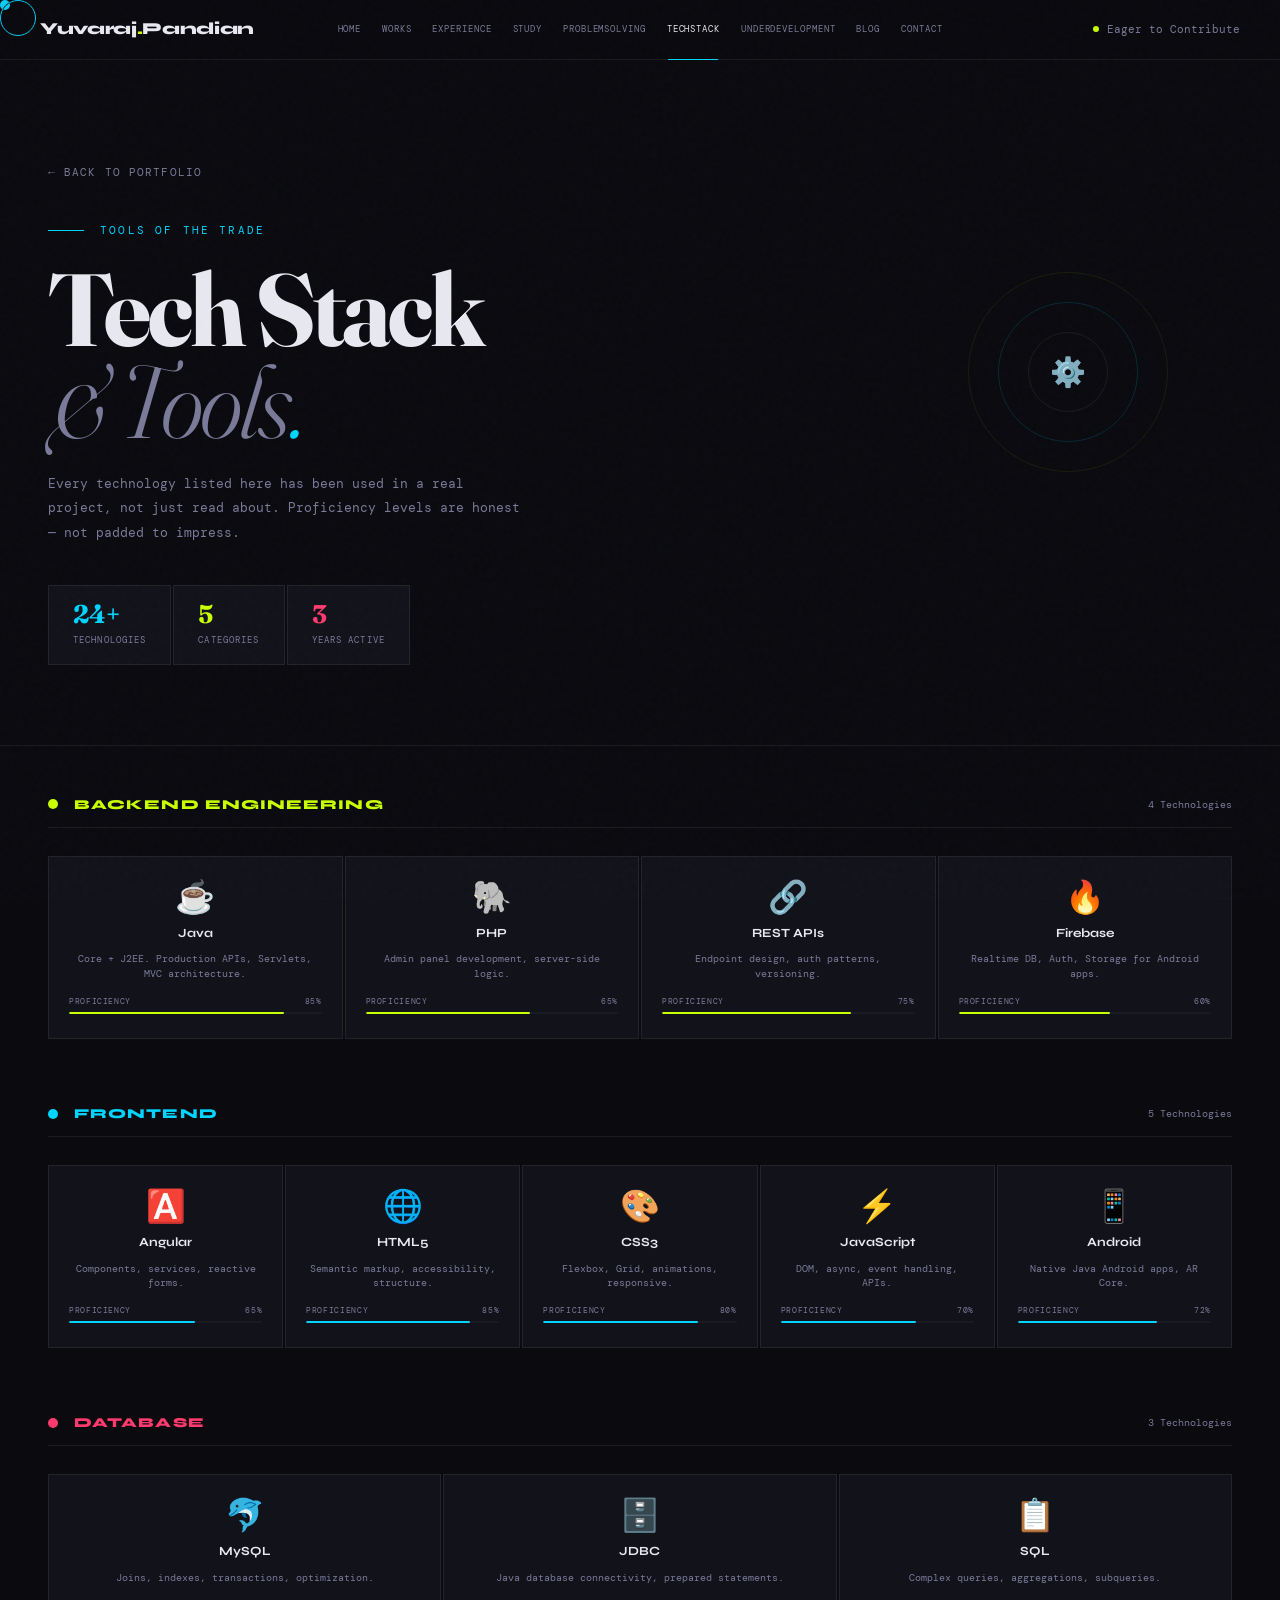
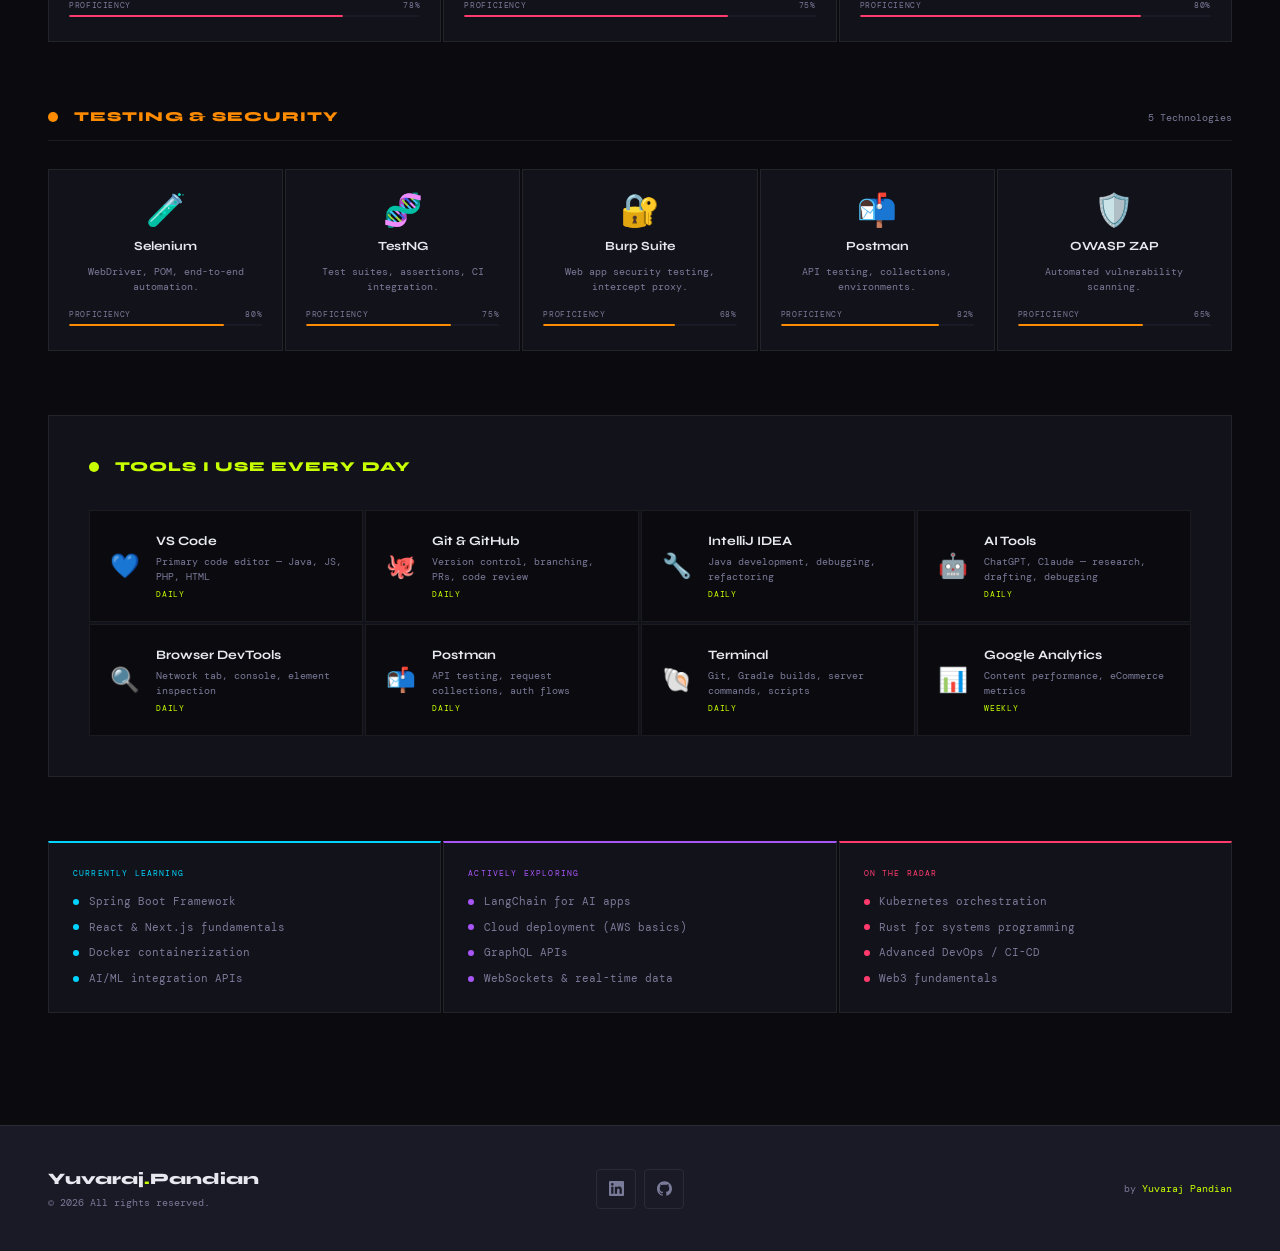
<file: techstack.html>
<!DOCTYPE html>
<html lang="en">
<head>
<meta charset="UTF-8">
<meta name="viewport" content="width=device-width, initial-scale=1.0">
<title>Tech Stack & Tools — Yuvaraj Pandian</title>
<link href="https://fonts.googleapis.com/css2?family=Syne:wght@400;600;700;800&family=DM+Mono:ital,wght@0,300;0,400;1,300&family=Fraunces:ital,opsz,wght@0,9..144,300;0,9..144,700;1,9..144,400&display=swap" rel="stylesheet">
<style>
:root{--bg:#0a0a0f;--surface:#12121a;--surface2:#1a1a26;--accent1:#c8ff00;--accent2:#ff3b6e;--accent3:#00d4ff;--purple:#a855f7;--orange:#ff8c00;--text:#e8e8f0;--text-dim:#7a7a99;--border:rgba(255,255,255,0.07);}
*,*::before,*::after{box-sizing:border-box;margin:0;padding:0;}
html{scroll-behavior:smooth;overflow-x:hidden;}
body{background:var(--bg);color:var(--text);font-family:'DM Mono',monospace;font-size:14px;line-height:1.6;cursor:none;}
body::before{content:'';position:fixed;inset:0;background-image:url("data:image/svg+xml,%3Csvg viewBox='0 0 200 200' xmlns='http://www.w3.org/2000/svg'%3E%3Cfilter id='n'%3E%3CfeTurbulence type='fractalNoise' baseFrequency='0.9' numOctaves='4' stitchTiles='stitch'/%3E%3C/filter%3E%3Crect width='100%25' height='100%25' filter='url(%23n)' opacity='1'/%3E%3C/svg%3E");opacity:0.022;pointer-events:none;z-index:9997;}

.cursor,.cursor-ring{position:fixed;pointer-events:none;border-radius:50%;z-index:9999;display:none;}
@media(hover:hover){
  .cursor{display:block;width:10px;height:10px;background:var(--accent3);mix-blend-mode:difference;transition:transform .15s ease;}
  .cursor-ring{display:block;width:36px;height:36px;border:1.5px solid var(--accent3);z-index:9998;mix-blend-mode:difference;transition:left .1s,top .1s,transform .3s ease;}
  body,a,button{cursor:none;}
}

nav{position:fixed;top:0;left:0;right:0;z-index:300;display:flex;align-items:center;justify-content:space-between;padding:1.2rem 3rem;background:rgba(10,10,15,.92);backdrop-filter:blur(20px);border-bottom:1px solid var(--border);}
.nav-logo{font-family:'Syne',sans-serif;font-weight:800;font-size:1.05rem;letter-spacing:-.02em;color:var(--text);text-decoration:none;}
.nav-logo span{color:var(--accent1);}
.nav-links{display:flex;gap:0;list-style:none;}
.nav-links a{color:var(--text-dim);text-decoration:none;font-size:.65rem;letter-spacing:.08em;text-transform:uppercase;padding:.45rem .75rem;position:relative;transition:color .2s;}
.nav-links a::after{content:'';position:absolute;bottom:0;left:.75rem;right:.75rem;height:1px;background:var(--accent3);transform:scaleX(0);transition:transform .3s ease;}
.nav-links a:hover,.nav-links a.active{color:var(--text);}
.nav-links a:hover::after,.nav-links a.active::after{transform:scaleX(1);}
.nav-status{display:flex;align-items:center;gap:.5rem;font-size:.68rem;color:var(--text-dim);flex-shrink:0;}
.status-dot{width:6px;height:6px;background:var(--accent1);border-radius:50%;animation:pulse 2s infinite;}
@keyframes pulse{0%,100%{opacity:1;transform:scale(1);}50%{opacity:.5;transform:scale(.8);}}
.hamburger{display:none;flex-direction:column;gap:5px;background:none;border:none;padding:4px;}
.hamburger span{display:block;width:22px;height:2px;background:var(--text);border-radius:2px;transition:all .3s;}
.hamburger.open span:nth-child(1){transform:rotate(45deg) translate(5px,5px);}
.hamburger.open span:nth-child(2){opacity:0;}
.hamburger.open span:nth-child(3){transform:rotate(-45deg) translate(5px,-5px);}
.mobile-menu{display:none;position:fixed;inset:0;z-index:290;background:rgba(10,10,15,.98);backdrop-filter:blur(20px);flex-direction:column;align-items:center;justify-content:center;gap:.5rem;}
.mobile-menu.open{display:flex;}
.mobile-menu a{font-family:'Syne',sans-serif;font-weight:700;font-size:clamp(1.4rem,6vw,2rem);color:var(--text-dim);text-decoration:none;text-transform:uppercase;padding:.4rem 1rem;transition:color .2s;}
.mobile-menu a:hover{color:var(--accent3);}
.mobile-menu-footer{position:absolute;bottom:2rem;font-size:.65rem;color:var(--text-dim);letter-spacing:.15em;}

/* HERO */
.ts-hero{padding:160px 3rem 80px;position:relative;overflow:hidden;border-bottom:1px solid var(--border);}
.hero-orbit{position:absolute;right:8%;top:50%;transform:translateY(-50%);width:220px;height:220px;}
.orbit-ring{position:absolute;inset:0;border-radius:50%;border:1px solid var(--border);}
.orbit-ring.r1{width:80px;height:80px;top:50%;left:50%;transform:translate(-50%,-50%);}
.orbit-ring.r2{width:140px;height:140px;top:50%;left:50%;transform:translate(-50%,-50%);animation:spin 12s linear infinite;}
.orbit-ring.r3{width:200px;height:200px;top:50%;left:50%;transform:translate(-50%,-50%);animation:spin 20s linear infinite reverse;}
.orbit-center{position:absolute;top:50%;left:50%;transform:translate(-50%,-50%);font-size:1.8rem;}
.orbit-dot{position:absolute;width:10px;height:10px;border-radius:50%;top:50%;left:50%;}
@keyframes spin{from{transform:translate(-50%,-50%) rotate(0deg);}to{transform:translate(-50%,-50%) rotate(360deg);}}

.back-link{display:inline-flex;align-items:center;gap:.5rem;font-size:.7rem;letter-spacing:.1em;text-transform:uppercase;color:var(--text-dim);text-decoration:none;margin-bottom:2.5rem;transition:color .2s;}
.back-link:hover{color:var(--accent3);}
.hero-eyebrow{font-size:.68rem;letter-spacing:.2em;text-transform:uppercase;color:var(--accent3);margin-bottom:1.5rem;display:flex;align-items:center;gap:1rem;}
.hero-eyebrow::before{content:'';width:36px;height:1px;background:var(--accent3);}
.hero-title{font-family:'Fraunces',serif;font-size:clamp(3rem,8vw,7rem);font-weight:700;line-height:.9;letter-spacing:-.03em;margin-bottom:1.5rem;}
.hero-title .italic{font-style:italic;font-weight:300;color:var(--text-dim);}
.hero-title .dot{color:var(--accent3);}
.hero-desc{max-width:480px;color:var(--text-dim);font-size:.83rem;line-height:1.85;margin-bottom:2.5rem;}
.ts-stats{display:flex;gap:2px;flex-wrap:wrap;}
.ts-stat{padding:1rem 1.5rem;border:1px solid var(--border);background:var(--surface);}
.ts-stat-num{font-family:'Fraunces',serif;font-size:1.6rem;font-weight:700;line-height:1;color:var(--accent3);}
.ts-stat-num.c1{color:var(--accent1);}
.ts-stat-num.c3{color:var(--accent2);}
.ts-stat-label{font-size:.58rem;letter-spacing:.12em;text-transform:uppercase;color:var(--text-dim);margin-top:.3rem;}

/* BODY */
.page-body{padding:3rem;}

/* CATEGORY SECTIONS */
.cat-section{margin-bottom:4rem;}
.cat-header{display:flex;align-items:center;gap:1rem;margin-bottom:1.75rem;padding-bottom:.75rem;border-bottom:1px solid var(--border);}
.cat-dot{width:10px;height:10px;border-radius:50%;flex-shrink:0;}
.cat-title{font-family:'Syne',sans-serif;font-size:.85rem;font-weight:800;letter-spacing:.08em;text-transform:uppercase;}
.cat-count{font-size:.6rem;color:var(--text-dim);margin-left:auto;}

/* TECH CARDS GRID */
.tech-grid{display:grid;grid-template-columns:repeat(4,1fr);gap:2px;}
.tech-grid.five{grid-template-columns:repeat(5,1fr);}

.tech-card{
  background:var(--surface);border:1px solid var(--border);
  padding:1.5rem 1.25rem;position:relative;overflow:hidden;
  transition:border-color .3s,background .3s,transform .25s;
  display:flex;flex-direction:column;align-items:center;text-align:center;
  gap:.6rem;
}
.tech-card:hover{transform:translateY(-4px);}
.tech-card::before{content:'';position:absolute;top:0;left:0;right:0;height:2px;transform:scaleX(0);transform-origin:center;transition:transform .35s ease;}
.tech-card:hover::before{transform:scaleX(1);}

/* Color themes per category */
.tech-card.backend::before{background:var(--accent1);}
.tech-card.backend:hover{border-color:rgba(200,255,0,.3);background:var(--surface2);}
.tech-card.frontend::before{background:var(--accent3);}
.tech-card.frontend:hover{border-color:rgba(0,212,255,.3);background:var(--surface2);}
.tech-card.database::before{background:var(--accent2);}
.tech-card.database:hover{border-color:rgba(255,59,110,.3);background:var(--surface2);}
.tech-card.tools::before{background:var(--purple);}
.tech-card.tools:hover{border-color:rgba(168,85,247,.3);background:var(--surface2);}
.tech-card.security::before{background:var(--orange);}
.tech-card.security:hover{border-color:rgba(255,140,0,.3);background:var(--surface2);}

.tech-icon{font-size:2rem;line-height:1;transition:transform .3s;}
.tech-card:hover .tech-icon{transform:scale(1.15);}
.tech-name{font-family:'Syne',sans-serif;font-size:.78rem;font-weight:700;}
.tech-desc{font-size:.6rem;color:var(--text-dim);line-height:1.5;}

/* Skill bar */
.tech-bar-wrap{width:100%;margin-top:.25rem;}
.tech-bar-bg{height:2px;background:var(--surface2);border-radius:1px;overflow:hidden;}
.tech-bar-fill{height:100%;border-radius:1px;width:0%;transition:width 1.2s ease;}
.tech-card.backend .tech-bar-fill{background:var(--accent1);}
.tech-card.frontend .tech-bar-fill{background:var(--accent3);}
.tech-card.database .tech-bar-fill{background:var(--accent2);}
.tech-card.tools .tech-bar-fill{background:var(--purple);}
.tech-card.security .tech-bar-fill{background:var(--orange);}
.tech-bar-label{display:flex;justify-content:space-between;margin-bottom:.25rem;}
.tech-bar-pct{font-size:.5rem;letter-spacing:.08em;text-transform:uppercase;color:var(--text-dim);}
.tech-card.backend:hover .tech-bar-pct{color:var(--accent1);}
.tech-card.frontend:hover .tech-bar-pct{color:var(--accent3);}
.tech-card.database:hover .tech-bar-pct{color:var(--accent2);}
.tech-card.tools:hover .tech-bar-pct{color:var(--purple);}
.tech-card.security:hover .tech-bar-pct{color:var(--orange);}

/* DAILY TOOLS SECTION */
.daily-section{background:var(--surface);border:1px solid var(--border);padding:2.5rem;margin-bottom:4rem;}
.daily-header{display:flex;align-items:center;gap:1rem;margin-bottom:2rem;}
.daily-pulse{width:10px;height:10px;border-radius:50%;background:var(--accent1);animation:pulse 2s infinite;flex-shrink:0;}
.daily-title{font-family:'Syne',sans-serif;font-size:.85rem;font-weight:800;letter-spacing:.08em;text-transform:uppercase;color:var(--accent1);}
.daily-grid{display:grid;grid-template-columns:repeat(4,1fr);gap:2px;}
.daily-card{background:var(--bg);border:1px solid var(--border);padding:1.25rem;display:flex;align-items:center;gap:1rem;transition:border-color .3s,background .3s;}
.daily-card:hover{border-color:rgba(200,255,0,.3);background:var(--surface2);}
.daily-icon{font-size:1.5rem;flex-shrink:0;}
.daily-name{font-family:'Syne',sans-serif;font-size:.8rem;font-weight:700;margin-bottom:.15rem;}
.daily-use{font-size:.6rem;color:var(--text-dim);}
.daily-freq{font-size:.52rem;letter-spacing:.1em;text-transform:uppercase;color:var(--accent1);margin-top:.2rem;}

/* LEARNING SECTION */
.learning-strip{display:grid;grid-template-columns:repeat(3,1fr);gap:2px;margin-bottom:4rem;}
.learn-card{background:var(--surface);border:1px solid var(--border);padding:1.5rem;border-top:2px solid;}
.learn-card.learning{border-top-color:var(--accent3);}
.learn-card.exploring{border-top-color:var(--purple);}
.learn-card.next{border-top-color:var(--accent2);}
.learn-label{font-size:.52rem;letter-spacing:.14em;text-transform:uppercase;margin-bottom:.75rem;}
.learn-card.learning .learn-label{color:var(--accent3);}
.learn-card.exploring .learn-label{color:var(--purple);}
.learn-card.next .learn-label{color:var(--accent2);}
.learn-items{display:flex;flex-direction:column;gap:.5rem;}
.learn-item{display:flex;align-items:center;gap:.6rem;font-size:.7rem;color:var(--text-dim);}
.learn-item::before{content:'';width:6px;height:6px;border-radius:50%;flex-shrink:0;}
.learn-card.learning .learn-item::before{background:var(--accent3);}
.learn-card.exploring .learn-item::before{background:var(--purple);}
.learn-card.next .learn-item::before{background:var(--accent2);}

/* FOOTER */
footer{background:var(--surface2);border-top:1px solid var(--border);padding:2.5rem 3rem;}
.footer-inner{display:grid;grid-template-columns:1fr auto 1fr;align-items:center;gap:2rem;}
.footer-brand{font-family:'Syne',sans-serif;font-weight:800;font-size:1rem;}
.footer-brand span{color:var(--accent1);}
.footer-copy{font-size:.62rem;color:var(--text-dim);margin-top:.2rem;}
.social-links{display:flex;gap:.5rem;justify-content:center;}
.social-link{width:40px;height:40px;border:1px solid var(--border);border-radius:4px;display:flex;align-items:center;justify-content:center;text-decoration:none;color:var(--text-dim);transition:all .3s;position:relative;overflow:hidden;}
.social-link::before{content:'';position:absolute;inset:0;opacity:0;transition:opacity .3s;}
.social-link.linkedin::before{background:#0077b5;}
.social-link.github::before{background:#333;}
.social-link:hover::before{opacity:1;}
.social-link:hover{border-color:transparent;color:white;transform:translateY(-3px);}
.social-link svg{width:15px;height:15px;position:relative;z-index:1;fill:currentColor;}
.footer-right{text-align:right;font-size:.62rem;color:var(--text-dim);}
.footer-right a{color:var(--accent1);text-decoration:none;}

.reveal{opacity:0;transform:translateY(24px);transition:opacity .6s ease,transform .6s ease;}
.reveal.visible{opacity:1;transform:none;}
.reveal-delay-1{transition-delay:.1s;}
.reveal-delay-2{transition-delay:.2s;}
.reveal-delay-3{transition-delay:.3s;}

@media(max-width:1100px){.tech-grid,.tech-grid.five{grid-template-columns:repeat(3,1fr);}.daily-grid{grid-template-columns:repeat(2,1fr);}.learning-strip{grid-template-columns:1fr 1fr;}}
@media(max-width:768px){
  nav,.ts-hero,.page-body,footer{padding-left:1.1rem;padding-right:1.1rem;}
  .nav-links,.nav-status{display:none;}
  .hamburger{display:flex;}
  .ts-hero{padding-top:120px;padding-bottom:50px;}
  .hero-title{font-size:clamp(2.5rem,12vw,5rem);}
  .hero-orbit{display:none;}
  .tech-grid,.tech-grid.five{grid-template-columns:repeat(2,1fr);}
  .daily-grid{grid-template-columns:1fr;}
  .learning-strip{grid-template-columns:1fr;}
  .footer-inner{grid-template-columns:1fr;text-align:center;gap:1.25rem;}
}
@media(max-width:480px){.tech-grid,.tech-grid.five{grid-template-columns:1fr 1fr;}}
</style>
  <link rel="stylesheet" href="mobilefix.css">
</head>
<body>
<div class="cursor" id="cursor"></div>
<div class="cursor-ring" id="cursorRing"></div>

<!-- NAV -->
<nav>
  <a href="index.html" class="nav-logo">Yuvaraj<span>.</span>Pandian</a>
  <ul class="nav-links">
    <li><a href="index.html">Home</a></li>
    <li><a href="works.html">Works</a></li>
    <li><a href="experience.html">Experience</a></li>
    <li><a href="study.html">Study</a></li>
    <li><a href="problemsolving.html">Problemsolving</a></li>
    <li><a href="techstack.html" class="active">Techstack</a></li>
    <li><a href="underdevelopment.html">Underdevelopment</a></li>
    <li><a href="blog.html">Blog</a></li>
    <li><a href="contact.html">Contact</a></li>
  </ul>
  <div class="nav-status"><div class="status-dot"></div>Eager to Contribute</div>
  <button class="hamburger" id="hamburger"><span></span><span></span><span></span></button>
</nav>
<div class="mobile-menu" id="mobileMenu">
  <a href="index.html">Home</a>
  <a href="works.html">Works</a>
  <a href="experience.html">Experience</a>
  <a href="study.html">Study</a>
  <a href="problemsolving.html">Problemsolving</a>
  <a href="techstack.html">Techstack</a>
  <a href="underdevelopment.html">Underdevelopment</a>
  <a href="blog.html">Blog</a>
  <a href="contact.html">Contact</a>
  <div class="mobile-menu-footer">Eager to Contribute &amp; Grow ●</div>
</div>

<!-- HERO -->
<div class="ts-hero">
  <div class="hero-orbit">
    <div class="orbit-ring r1"></div>
    <div class="orbit-ring r2" style="border-color:rgba(0,212,255,.15);"></div>
    <div class="orbit-ring r3" style="border-color:rgba(200,255,0,.08);"></div>
    <div class="orbit-center">⚙️</div>
  </div>
  <a href="index.html" class="back-link reveal">← Back to Portfolio</a>
  <div class="hero-eyebrow reveal">Tools of the Trade</div>
  <h1 class="hero-title reveal">
    <div>Tech Stack</div>
    <div class="italic">&amp; Tools<span class="dot">.</span></div>
  </h1>
  <p class="hero-desc reveal reveal-delay-1">Every technology listed here has been used in a real project, not just read about. Proficiency levels are honest — not padded to impress.</p>
  <div class="ts-stats reveal reveal-delay-2">
    <div class="ts-stat"><div class="ts-stat-num">24+</div><div class="ts-stat-label">Technologies</div></div>
    <div class="ts-stat"><div class="ts-stat-num c1">5</div><div class="ts-stat-label">Categories</div></div>
    <div class="ts-stat"><div class="ts-stat-num c3">3</div><div class="ts-stat-label">Years Active</div></div>
  </div>
</div>

<div class="page-body">

  <!-- BACKEND -->
  <div class="cat-section reveal">
    <div class="cat-header">
      <div class="cat-dot" style="background:var(--accent1)"></div>
      <div class="cat-title" style="color:var(--accent1)">Backend Engineering</div>
      <div class="cat-count">4 Technologies</div>
    </div>
    <div class="tech-grid">
      <div class="tech-card backend" data-width="85">
        <div class="tech-icon">☕</div>
        <div class="tech-name">Java</div>
        <div class="tech-desc">Core + J2EE. Production APIs, Servlets, MVC architecture.</div>
        <div class="tech-bar-wrap"><div class="tech-bar-label"><span class="tech-bar-pct">Proficiency</span><span class="tech-bar-pct">85%</span></div><div class="tech-bar-bg"><div class="tech-bar-fill" data-width="85"></div></div></div>
      </div>
      <div class="tech-card backend" data-width="65">
        <div class="tech-icon">🐘</div>
        <div class="tech-name">PHP</div>
        <div class="tech-desc">Admin panel development, server-side logic.</div>
        <div class="tech-bar-wrap"><div class="tech-bar-label"><span class="tech-bar-pct">Proficiency</span><span class="tech-bar-pct">65%</span></div><div class="tech-bar-bg"><div class="tech-bar-fill" data-width="65"></div></div></div>
      </div>
      <div class="tech-card backend" data-width="75">
        <div class="tech-icon">🔗</div>
        <div class="tech-name">REST APIs</div>
        <div class="tech-desc">Endpoint design, auth patterns, versioning.</div>
        <div class="tech-bar-wrap"><div class="tech-bar-label"><span class="tech-bar-pct">Proficiency</span><span class="tech-bar-pct">75%</span></div><div class="tech-bar-bg"><div class="tech-bar-fill" data-width="75"></div></div></div>
      </div>
      <div class="tech-card backend" data-width="60">
        <div class="tech-icon">🔥</div>
        <div class="tech-name">Firebase</div>
        <div class="tech-desc">Realtime DB, Auth, Storage for Android apps.</div>
        <div class="tech-bar-wrap"><div class="tech-bar-label"><span class="tech-bar-pct">Proficiency</span><span class="tech-bar-pct">60%</span></div><div class="tech-bar-bg"><div class="tech-bar-fill" data-width="60"></div></div></div>
      </div>
    </div>
  </div>

  <!-- FRONTEND -->
  <div class="cat-section reveal">
    <div class="cat-header">
      <div class="cat-dot" style="background:var(--accent3)"></div>
      <div class="cat-title" style="color:var(--accent3)">Frontend</div>
      <div class="cat-count">5 Technologies</div>
    </div>
    <div class="tech-grid five">
      <div class="tech-card frontend">
        <div class="tech-icon">🅰️</div>
        <div class="tech-name">Angular</div>
        <div class="tech-desc">Components, services, reactive forms.</div>
        <div class="tech-bar-wrap"><div class="tech-bar-label"><span class="tech-bar-pct">Proficiency</span><span class="tech-bar-pct">65%</span></div><div class="tech-bar-bg"><div class="tech-bar-fill" data-width="65"></div></div></div>
      </div>
      <div class="tech-card frontend">
        <div class="tech-icon">🌐</div>
        <div class="tech-name">HTML5</div>
        <div class="tech-desc">Semantic markup, accessibility, structure.</div>
        <div class="tech-bar-wrap"><div class="tech-bar-label"><span class="tech-bar-pct">Proficiency</span><span class="tech-bar-pct">85%</span></div><div class="tech-bar-bg"><div class="tech-bar-fill" data-width="85"></div></div></div>
      </div>
      <div class="tech-card frontend">
        <div class="tech-icon">🎨</div>
        <div class="tech-name">CSS3</div>
        <div class="tech-desc">Flexbox, Grid, animations, responsive.</div>
        <div class="tech-bar-wrap"><div class="tech-bar-label"><span class="tech-bar-pct">Proficiency</span><span class="tech-bar-pct">80%</span></div><div class="tech-bar-bg"><div class="tech-bar-fill" data-width="80"></div></div></div>
      </div>
      <div class="tech-card frontend">
        <div class="tech-icon">⚡</div>
        <div class="tech-name">JavaScript</div>
        <div class="tech-desc">DOM, async, event handling, APIs.</div>
        <div class="tech-bar-wrap"><div class="tech-bar-label"><span class="tech-bar-pct">Proficiency</span><span class="tech-bar-pct">70%</span></div><div class="tech-bar-bg"><div class="tech-bar-fill" data-width="70"></div></div></div>
      </div>
      <div class="tech-card frontend">
        <div class="tech-icon">📱</div>
        <div class="tech-name">Android</div>
        <div class="tech-desc">Native Java Android apps, AR Core.</div>
        <div class="tech-bar-wrap"><div class="tech-bar-label"><span class="tech-bar-pct">Proficiency</span><span class="tech-bar-pct">72%</span></div><div class="tech-bar-bg"><div class="tech-bar-fill" data-width="72"></div></div></div>
      </div>
    </div>
  </div>

  <!-- DATABASE -->
  <div class="cat-section reveal">
    <div class="cat-header">
      <div class="cat-dot" style="background:var(--accent2)"></div>
      <div class="cat-title" style="color:var(--accent2)">Database</div>
      <div class="cat-count">3 Technologies</div>
    </div>
    <div class="tech-grid" style="grid-template-columns:repeat(3,1fr);">
      <div class="tech-card database">
        <div class="tech-icon">🐬</div>
        <div class="tech-name">MySQL</div>
        <div class="tech-desc">Joins, indexes, transactions, optimization.</div>
        <div class="tech-bar-wrap"><div class="tech-bar-label"><span class="tech-bar-pct">Proficiency</span><span class="tech-bar-pct">78%</span></div><div class="tech-bar-bg"><div class="tech-bar-fill" data-width="78"></div></div></div>
      </div>
      <div class="tech-card database">
        <div class="tech-icon">🗄️</div>
        <div class="tech-name">JDBC</div>
        <div class="tech-desc">Java database connectivity, prepared statements.</div>
        <div class="tech-bar-wrap"><div class="tech-bar-label"><span class="tech-bar-pct">Proficiency</span><span class="tech-bar-pct">75%</span></div><div class="tech-bar-bg"><div class="tech-bar-fill" data-width="75"></div></div></div>
      </div>
      <div class="tech-card database">
        <div class="tech-icon">📋</div>
        <div class="tech-name">SQL</div>
        <div class="tech-desc">Complex queries, aggregations, subqueries.</div>
        <div class="tech-bar-wrap"><div class="tech-bar-label"><span class="tech-bar-pct">Proficiency</span><span class="tech-bar-pct">80%</span></div><div class="tech-bar-bg"><div class="tech-bar-fill" data-width="80"></div></div></div>
      </div>
    </div>
  </div>

  <!-- TESTING & SECURITY -->
  <div class="cat-section reveal">
    <div class="cat-header">
      <div class="cat-dot" style="background:var(--orange)"></div>
      <div class="cat-title" style="color:var(--orange)">Testing &amp; Security</div>
      <div class="cat-count">5 Technologies</div>
    </div>
    <div class="tech-grid five">
      <div class="tech-card security">
        <div class="tech-icon">🧪</div>
        <div class="tech-name">Selenium</div>
        <div class="tech-desc">WebDriver, POM, end-to-end automation.</div>
        <div class="tech-bar-wrap"><div class="tech-bar-label"><span class="tech-bar-pct">Proficiency</span><span class="tech-bar-pct">80%</span></div><div class="tech-bar-bg"><div class="tech-bar-fill" data-width="80"></div></div></div>
      </div>
      <div class="tech-card security">
        <div class="tech-icon">🧬</div>
        <div class="tech-name">TestNG</div>
        <div class="tech-desc">Test suites, assertions, CI integration.</div>
        <div class="tech-bar-wrap"><div class="tech-bar-label"><span class="tech-bar-pct">Proficiency</span><span class="tech-bar-pct">75%</span></div><div class="tech-bar-bg"><div class="tech-bar-fill" data-width="75"></div></div></div>
      </div>
      <div class="tech-card security">
        <div class="tech-icon">🔐</div>
        <div class="tech-name">Burp Suite</div>
        <div class="tech-desc">Web app security testing, intercept proxy.</div>
        <div class="tech-bar-wrap"><div class="tech-bar-label"><span class="tech-bar-pct">Proficiency</span><span class="tech-bar-pct">68%</span></div><div class="tech-bar-bg"><div class="tech-bar-fill" data-width="68"></div></div></div>
      </div>
      <div class="tech-card security">
        <div class="tech-icon">📬</div>
        <div class="tech-name">Postman</div>
        <div class="tech-desc">API testing, collections, environments.</div>
        <div class="tech-bar-wrap"><div class="tech-bar-label"><span class="tech-bar-pct">Proficiency</span><span class="tech-bar-pct">82%</span></div><div class="tech-bar-bg"><div class="tech-bar-fill" data-width="82"></div></div></div>
      </div>
      <div class="tech-card security">
        <div class="tech-icon">🛡️</div>
        <div class="tech-name">OWASP ZAP</div>
        <div class="tech-desc">Automated vulnerability scanning.</div>
        <div class="tech-bar-wrap"><div class="tech-bar-label"><span class="tech-bar-pct">Proficiency</span><span class="tech-bar-pct">65%</span></div><div class="tech-bar-bg"><div class="tech-bar-fill" data-width="65"></div></div></div>
      </div>
    </div>
  </div>

  <!-- DAILY TOOLS -->
  <div class="daily-section reveal">
    <div class="daily-header">
      <div class="daily-pulse"></div>
      <div class="daily-title">Tools I Use Every Day</div>
    </div>
    <div class="daily-grid">
      <div class="daily-card">
        <div class="daily-icon">💙</div>
        <div><div class="daily-name">VS Code</div><div class="daily-use">Primary code editor — Java, JS, PHP, HTML</div><div class="daily-freq">Daily</div></div>
      </div>
      <div class="daily-card">
        <div class="daily-icon">🐙</div>
        <div><div class="daily-name">Git &amp; GitHub</div><div class="daily-use">Version control, branching, PRs, code review</div><div class="daily-freq">Daily</div></div>
      </div>
      <div class="daily-card">
        <div class="daily-icon">🔧</div>
        <div><div class="daily-name">IntelliJ IDEA</div><div class="daily-use">Java development, debugging, refactoring</div><div class="daily-freq">Daily</div></div>
      </div>
      <div class="daily-card">
        <div class="daily-icon">🤖</div>
        <div><div class="daily-name">AI Tools</div><div class="daily-use">ChatGPT, Claude — research, drafting, debugging</div><div class="daily-freq">Daily</div></div>
      </div>
      <div class="daily-card">
        <div class="daily-icon">🔍</div>
        <div><div class="daily-name">Browser DevTools</div><div class="daily-use">Network tab, console, element inspection</div><div class="daily-freq">Daily</div></div>
      </div>
      <div class="daily-card">
        <div class="daily-icon">📬</div>
        <div><div class="daily-name">Postman</div><div class="daily-use">API testing, request collections, auth flows</div><div class="daily-freq">Daily</div></div>
      </div>
      <div class="daily-card">
        <div class="daily-icon">🐚</div>
        <div><div class="daily-name">Terminal</div><div class="daily-use">Git, Gradle builds, server commands, scripts</div><div class="daily-freq">Daily</div></div>
      </div>
      <div class="daily-card">
        <div class="daily-icon">📊</div>
        <div><div class="daily-name">Google Analytics</div><div class="daily-use">Content performance, eCommerce metrics</div><div class="daily-freq">Weekly</div></div>
      </div>
    </div>
  </div>

  <!-- LEARNING STATUS -->
  <div class="learning-strip reveal">
    <div class="learn-card learning">
      <div class="learn-label">Currently Learning</div>
      <div class="learn-items">
        <div class="learn-item">Spring Boot Framework</div>
        <div class="learn-item">React &amp; Next.js fundamentals</div>
        <div class="learn-item">Docker containerization</div>
        <div class="learn-item">AI/ML integration APIs</div>
      </div>
    </div>
    <div class="learn-card exploring">
      <div class="learn-label">Actively Exploring</div>
      <div class="learn-items">
        <div class="learn-item">LangChain for AI apps</div>
        <div class="learn-item">Cloud deployment (AWS basics)</div>
        <div class="learn-item">GraphQL APIs</div>
        <div class="learn-item">WebSockets &amp; real-time data</div>
      </div>
    </div>
    <div class="learn-card next">
      <div class="learn-label">On the Radar</div>
      <div class="learn-items">
        <div class="learn-item">Kubernetes orchestration</div>
        <div class="learn-item">Rust for systems programming</div>
        <div class="learn-item">Advanced DevOps / CI-CD</div>
        <div class="learn-item">Web3 fundamentals</div>
      </div>
    </div>
  </div>

</div><!-- /page-body -->

<footer>
  <div class="footer-inner">
    <div><div class="footer-brand">Yuvaraj<span>.</span>Pandian</div><div class="footer-copy">© 2026 All rights reserved.</div></div>
    <div class="social-links">
      <a href="https://www.linkedin.com/in/yuvaraj-pandian24" target="_blank" rel="noopener" class="social-link linkedin"><svg viewBox="0 0 24 24"><path d="M20.447 20.452h-3.554v-5.569c0-1.328-.027-3.037-1.852-3.037-1.853 0-2.136 1.445-2.136 2.939v5.667H9.351V9h3.414v1.561h.046c.477-.9 1.637-1.85 3.37-1.85 3.601 0 4.267 2.37 4.267 5.455v6.286zM5.337 7.433a2.062 2.062 0 01-2.063-2.065 2.064 2.064 0 112.063 2.065zm1.782 13.019H3.555V9h3.564v11.452zM22.225 0H1.771C.792 0 0 .774 0 1.729v20.542C0 23.227.792 24 1.771 24h20.451C23.2 24 24 23.227 24 22.271V1.729C24 .774 23.2 0 22.222 0h.003z"/></svg></a>
      <a href="https://github.com/yuvarajpandiyan24" target="_blank" rel="noopener" class="social-link github"><svg viewBox="0 0 24 24"><path d="M12 .297c-6.63 0-12 5.373-12 12 0 5.303 3.438 9.8 8.205 11.385.6.113.82-.258.82-.577 0-.285-.01-1.04-.015-2.04-3.338.724-4.042-1.61-4.042-1.61C4.422 18.07 3.633 17.7 3.633 17.7c-1.087-.744.084-.729.084-.729 1.205.084 1.838 1.236 1.838 1.236 1.07 1.835 2.809 1.305 3.495.998.108-.776.417-1.305.76-1.605-2.665-.3-5.466-1.332-5.466-5.93 0-1.31.465-2.38 1.235-3.22-.135-.303-.54-1.523.105-3.176 0 0 1.005-.322 3.3 1.23.96-.267 1.98-.399 3-.405 1.02.006 2.04.138 3 .405 2.28-1.552 3.285-1.23 3.285-1.23.645 1.653.24 2.873.12 3.176.765.84 1.23 1.91 1.23 3.22 0 4.61-2.805 5.625-5.475 5.92.42.36.81 1.096.81 2.22 0 1.606-.015 2.896-.015 3.286 0 .315.21.69.825.57C20.565 22.092 24 17.592 24 12.297c0-6.627-5.373-12-12-12"/></svg></a>
    </div>
    <div class="footer-right">by <a href="index.html">Yuvaraj Pandian</a></div>
  </div>
</footer>

<script>
const cursor=document.getElementById('cursor'),ring=document.getElementById('cursorRing');
if(window.matchMedia('(hover: hover)').matches){
  document.addEventListener('mousemove',e=>{cursor.style.left=(e.clientX-5)+'px';cursor.style.top=(e.clientY-5)+'px';ring.style.left=(e.clientX-18)+'px';ring.style.top=(e.clientY-18)+'px';});
  document.querySelectorAll('a,button,.tech-card,.daily-card').forEach(el=>{el.addEventListener('mouseenter',()=>{cursor.style.transform='scale(2)';ring.style.transform='scale(1.5)';});el.addEventListener('mouseleave',()=>{cursor.style.transform='scale(1)';ring.style.transform='scale(1)';});});
}
const hamburger=document.getElementById('hamburger'),mobileMenu=document.getElementById('mobileMenu');
hamburger.addEventListener('click',()=>{hamburger.classList.toggle('open');mobileMenu.classList.toggle('open');document.body.style.overflow=mobileMenu.classList.contains('open')?'hidden':'';});
document.querySelectorAll('.mobile-menu a').forEach(l=>l.addEventListener('click',()=>{hamburger.classList.remove('open');mobileMenu.classList.remove('open');document.body.style.overflow='';}));
/* Reveal + animate bars when visible */
let barsAnimated=false;
const obs=new IntersectionObserver(entries=>{
  entries.forEach(e=>{
    if(e.isIntersecting){
      e.target.classList.add('visible');
      if(!barsAnimated){barsAnimated=true;setTimeout(()=>{document.querySelectorAll('.tech-bar-fill').forEach(bar=>{bar.style.width=bar.dataset.width+'%';});},200);}
    }
  });
},{threshold:0.06});
document.querySelectorAll('.reveal').forEach(el=>obs.observe(el));
</script>
</body>
</html>
</file>
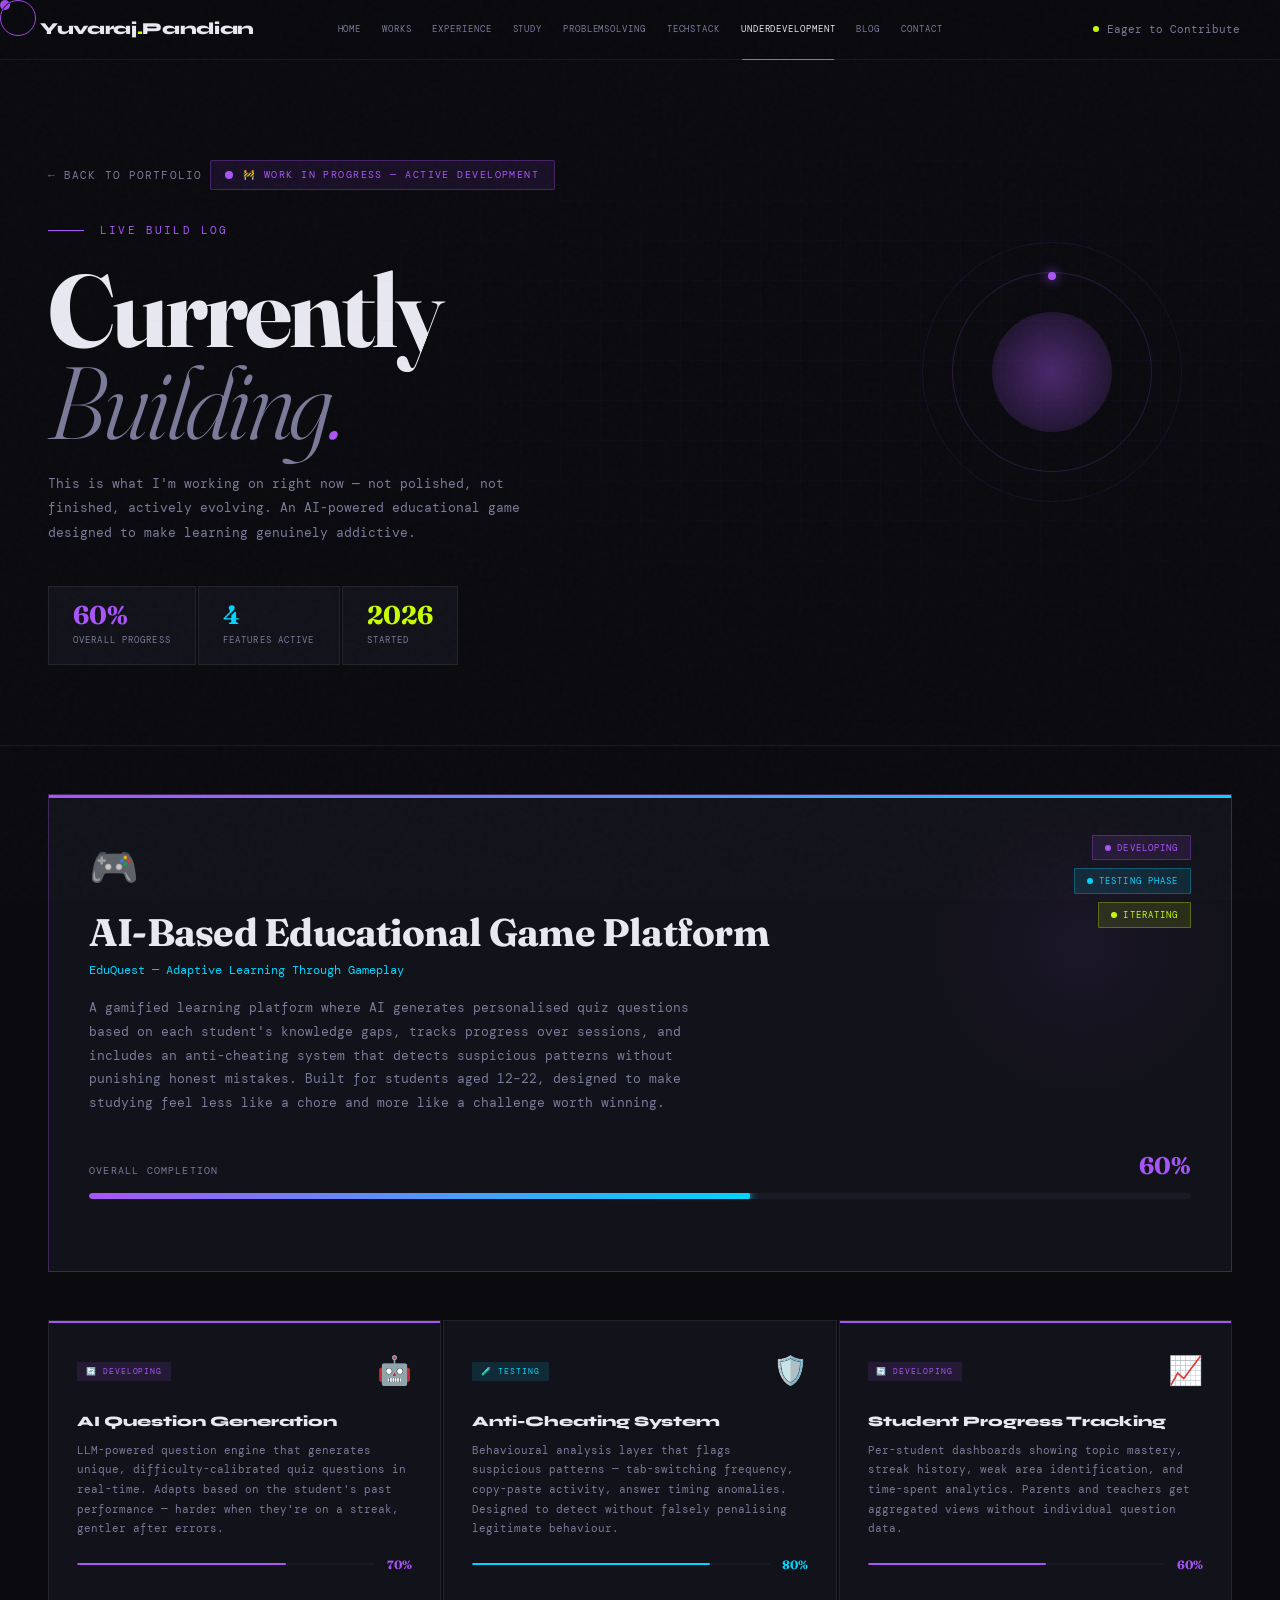
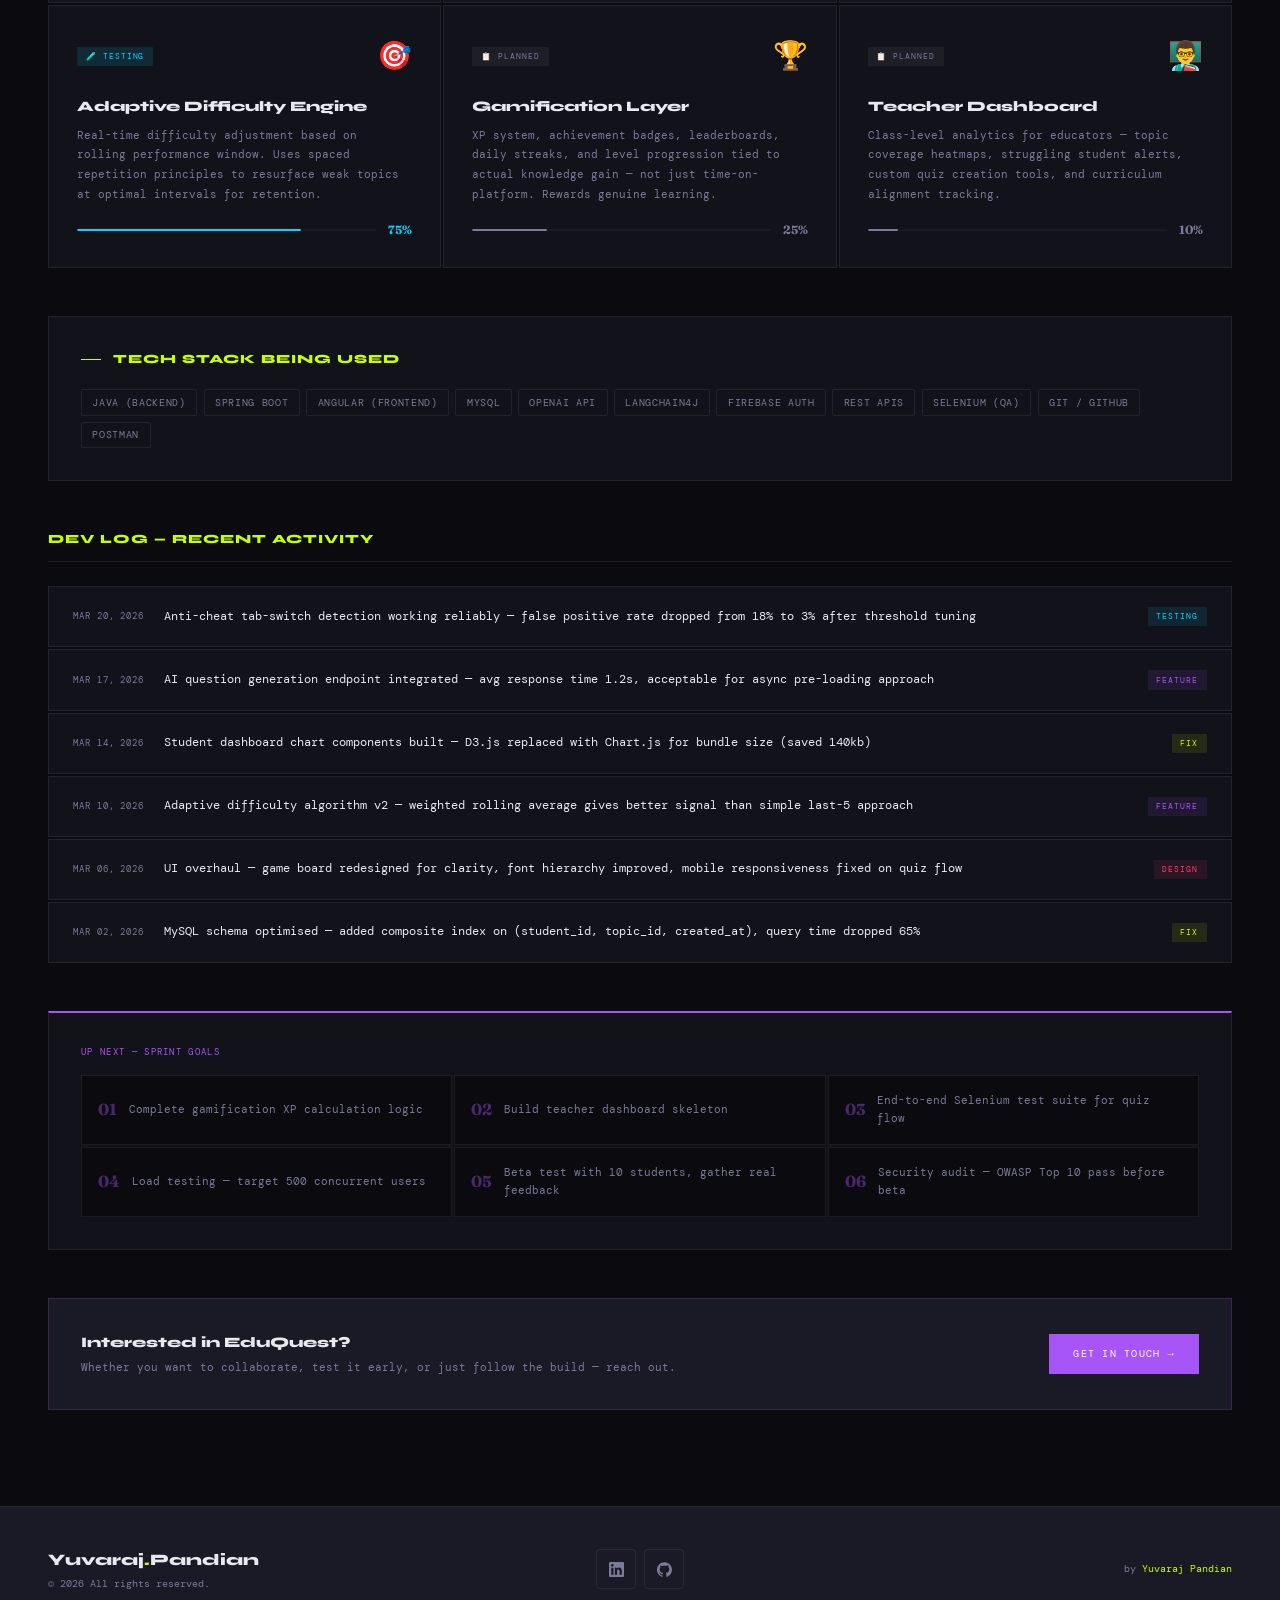
<file: underdevelopment.html>
<!DOCTYPE html>
<html lang="en">
<head>
<meta charset="UTF-8">
<meta name="viewport" content="width=device-width, initial-scale=1.0">
<title>Under Development — Yuvaraj Pandian</title>
<link href="https://fonts.googleapis.com/css2?family=Syne:wght@400;600;700;800&family=DM+Mono:ital,wght@0,300;0,400;1,300&family=Fraunces:ital,opsz,wght@0,9..144,300;0,9..144,700;1,9..144,400&display=swap" rel="stylesheet">
<style>
:root{--bg:#0a0a0f;--surface:#12121a;--surface2:#1a1a26;--accent1:#c8ff00;--accent2:#ff3b6e;--accent3:#00d4ff;--purple:#a855f7;--text:#e8e8f0;--text-dim:#7a7a99;--border:rgba(255,255,255,0.07);}
*,*::before,*::after{box-sizing:border-box;margin:0;padding:0;}
html{scroll-behavior:smooth;overflow-x:hidden;}
body{background:var(--bg);color:var(--text);font-family:'DM Mono',monospace;font-size:14px;line-height:1.6;cursor:none;}
body::before{content:'';position:fixed;inset:0;background-image:url("data:image/svg+xml,%3Csvg viewBox='0 0 200 200' xmlns='http://www.w3.org/2000/svg'%3E%3Cfilter id='n'%3E%3CfeTurbulence type='fractalNoise' baseFrequency='0.9' numOctaves='4' stitchTiles='stitch'/%3E%3C/filter%3E%3Crect width='100%25' height='100%25' filter='url(%23n)' opacity='1'/%3E%3C/svg%3E");opacity:0.022;pointer-events:none;z-index:9997;}

.cursor,.cursor-ring{position:fixed;pointer-events:none;border-radius:50%;z-index:9999;display:none;}
@media(hover:hover){
  .cursor{display:block;width:10px;height:10px;background:var(--purple);mix-blend-mode:difference;transition:transform .15s ease;}
  .cursor-ring{display:block;width:36px;height:36px;border:1.5px solid var(--purple);z-index:9998;mix-blend-mode:difference;transition:left .1s,top .1s,transform .3s ease;}
  body,a,button{cursor:none;}
}

nav{position:fixed;top:0;left:0;right:0;z-index:300;display:flex;align-items:center;justify-content:space-between;padding:1.2rem 3rem;background:rgba(10,10,15,.92);backdrop-filter:blur(20px);border-bottom:1px solid var(--border);}
.nav-logo{font-family:'Syne',sans-serif;font-weight:800;font-size:1.05rem;letter-spacing:-.02em;color:var(--text);text-decoration:none;}
.nav-logo span{color:var(--accent1);}
.nav-links{display:flex;gap:0;list-style:none;}
.nav-links a{color:var(--text-dim);text-decoration:none;font-size:.65rem;letter-spacing:.08em;text-transform:uppercase;padding:.45rem .75rem;position:relative;transition:color .2s;}
.nav-links a::after{content:'';position:absolute;bottom:0;left:.75rem;right:.75rem;height:1px;background:var(--purple);transform:scaleX(0);transition:transform .3s ease;}
.nav-links a:hover,.nav-links a.active{color:var(--text);}
.nav-links a:hover::after,.nav-links a.active::after{transform:scaleX(1);}
.nav-status{display:flex;align-items:center;gap:.5rem;font-size:.68rem;color:var(--text-dim);flex-shrink:0;}
.status-dot{width:6px;height:6px;background:var(--accent1);border-radius:50%;animation:pulse 2s infinite;}
@keyframes pulse{0%,100%{opacity:1;transform:scale(1);}50%{opacity:.5;transform:scale(.8);}}
.hamburger{display:none;flex-direction:column;gap:5px;background:none;border:none;padding:4px;}
.hamburger span{display:block;width:22px;height:2px;background:var(--text);border-radius:2px;transition:all .3s;}
.hamburger.open span:nth-child(1){transform:rotate(45deg) translate(5px,5px);}
.hamburger.open span:nth-child(2){opacity:0;}
.hamburger.open span:nth-child(3){transform:rotate(-45deg) translate(5px,-5px);}
.mobile-menu{display:none;position:fixed;inset:0;z-index:290;background:rgba(10,10,15,.98);backdrop-filter:blur(20px);flex-direction:column;align-items:center;justify-content:center;gap:.5rem;}
.mobile-menu.open{display:flex;}
.mobile-menu a{font-family:'Syne',sans-serif;font-weight:700;font-size:clamp(1.4rem,6vw,2rem);color:var(--text-dim);text-decoration:none;text-transform:uppercase;padding:.4rem 1rem;transition:color .2s;}
.mobile-menu a:hover{color:var(--purple);}
.mobile-menu-footer{position:absolute;bottom:2rem;font-size:.65rem;color:var(--text-dim);letter-spacing:.15em;}

/* HERO */
.cb-hero{padding:160px 3rem 80px;position:relative;overflow:hidden;border-bottom:1px solid var(--border);}
/* Animated construction grid */
.hero-grid-bg{position:absolute;inset:0;background-image:linear-gradient(rgba(168,85,247,.03) 1px,transparent 1px),linear-gradient(90deg,rgba(168,85,247,.03) 1px,transparent 1px);background-size:40px 40px;mask-image:radial-gradient(ellipse at 70% 50%,black 20%,transparent 70%);}
/* Glowing orb */
.hero-orb{position:absolute;right:10%;top:50%;transform:translateY(-50%);width:200px;height:200px;}
.orb-core{position:absolute;inset:20%;border-radius:50%;background:radial-gradient(circle,rgba(168,85,247,.4),rgba(168,85,247,.05));animation:orb-pulse 3s ease-in-out infinite;}
.orb-ring{position:absolute;inset:0;border-radius:50%;border:1px solid rgba(168,85,247,.2);animation:orb-ring 4s linear infinite;}
.orb-ring-2{position:absolute;inset:-15%;border-radius:50%;border:1px solid rgba(168,85,247,.1);animation:orb-ring 6s linear infinite reverse;}
.orb-dot{position:absolute;width:8px;height:8px;border-radius:50%;background:var(--purple);top:0;left:50%;margin-left:-4px;animation:orb-ring 4s linear infinite;box-shadow:0 0 12px var(--purple);}
@keyframes orb-pulse{0%,100%{transform:scale(1);opacity:.8;}50%{transform:scale(1.1);opacity:1;}}
@keyframes orb-ring{from{transform:rotate(0deg);}to{transform:rotate(360deg);}}

/* WIP badge */
.wip-badge{display:inline-flex;align-items:center;gap:.6rem;background:rgba(168,85,247,.1);border:1px solid rgba(168,85,247,.3);padding:.4rem .9rem;border-radius:2px;margin-bottom:2rem;}
.wip-dot{width:8px;height:8px;border-radius:50%;background:var(--purple);animation:pulse 1.5s infinite;}
.wip-text{font-size:.6rem;letter-spacing:.15em;text-transform:uppercase;color:var(--purple);}

.back-link{display:inline-flex;align-items:center;gap:.5rem;font-size:.7rem;letter-spacing:.1em;text-transform:uppercase;color:var(--text-dim);text-decoration:none;margin-bottom:2rem;transition:color .2s;}
.back-link:hover{color:var(--purple);}
.hero-eyebrow{font-size:.68rem;letter-spacing:.2em;text-transform:uppercase;color:var(--purple);margin-bottom:1.5rem;display:flex;align-items:center;gap:1rem;}
.hero-eyebrow::before{content:'';width:36px;height:1px;background:var(--purple);}
.hero-title{font-family:'Fraunces',serif;font-size:clamp(3rem,8vw,7rem);font-weight:700;line-height:.9;letter-spacing:-.03em;margin-bottom:1.5rem;}
.hero-title .italic{font-style:italic;font-weight:300;color:var(--text-dim);}
.hero-title .dot{color:var(--purple);}
.hero-desc{max-width:480px;color:var(--text-dim);font-size:.83rem;line-height:1.85;margin-bottom:2.5rem;}
.cb-stats{display:flex;gap:2px;flex-wrap:wrap;}
.cb-stat{padding:1rem 1.5rem;border:1px solid var(--border);background:var(--surface);}
.cb-stat-num{font-family:'Fraunces',serif;font-size:1.6rem;font-weight:700;line-height:1;color:var(--purple);}
.cb-stat-num.c2{color:var(--accent3);}
.cb-stat-num.c3{color:var(--accent1);}
.cb-stat-label{font-size:.58rem;letter-spacing:.12em;text-transform:uppercase;color:var(--text-dim);margin-top:.3rem;}

/* PAGE BODY */
.page-body{padding:3rem;}

/* MAIN PROJECT CARD */
.project-main{background:var(--surface);border:1px solid rgba(168,85,247,.3);padding:2.5rem;margin-bottom:3rem;position:relative;overflow:hidden;}
.project-main::before{content:'';position:absolute;top:0;left:0;right:0;height:3px;background:linear-gradient(90deg,var(--purple),var(--accent3),var(--purple));background-size:200% 100%;animation:shimmer 3s linear infinite;}
@keyframes shimmer{0%{background-position:200% 0;}100%{background-position:-200% 0;}}
.project-main::after{content:'';position:absolute;top:0;right:0;width:300px;height:300px;border-radius:50%;background:radial-gradient(circle,rgba(168,85,247,.06),transparent 70%);pointer-events:none;}

.project-main-top{display:grid;grid-template-columns:1fr auto;gap:2rem;align-items:start;margin-bottom:2rem;}
.project-status-col{display:flex;flex-direction:column;gap:.5rem;align-items:flex-end;}
.status-badge{display:inline-flex;align-items:center;gap:.4rem;padding:.3rem .75rem;border-radius:1px;font-size:.55rem;letter-spacing:.12em;text-transform:uppercase;}
.status-badge.developing{background:rgba(168,85,247,.12);border:1px solid rgba(168,85,247,.3);color:var(--purple);}
.status-badge.testing{background:rgba(0,212,255,.12);border:1px solid rgba(0,212,255,.3);color:var(--accent3);}
.status-badge.improving{background:rgba(200,255,0,.12);border:1px solid rgba(200,255,0,.3);color:var(--accent1);}
.status-badge-dot{width:6px;height:6px;border-radius:50%;animation:pulse 1.5s infinite;}
.status-badge.developing .status-badge-dot{background:var(--purple);}
.status-badge.testing .status-badge-dot{background:var(--accent3);}
.status-badge.improving .status-badge-dot{background:var(--accent1);}

.project-main-icon{font-size:2.5rem;margin-bottom:.75rem;}
.project-main-title{font-family:'Fraunces',serif;font-size:clamp(1.5rem,3vw,2.5rem);font-weight:700;line-height:1.1;letter-spacing:-.02em;margin-bottom:.5rem;}
.project-main-sub{font-size:.75rem;color:var(--accent3);margin-bottom:1rem;}
.project-main-desc{font-size:.8rem;color:var(--text-dim);line-height:1.85;max-width:600px;}

/* Overall progress bar */
.progress-section{margin-bottom:2rem;}
.progress-header{display:flex;justify-content:space-between;align-items:baseline;margin-bottom:.5rem;}
.progress-label{font-size:.62rem;letter-spacing:.12em;text-transform:uppercase;color:var(--text-dim);}
.progress-pct{font-family:'Fraunces',serif;font-size:1.5rem;font-weight:700;color:var(--purple);}
.progress-bar-bg{height:6px;background:var(--surface2);border-radius:3px;overflow:hidden;position:relative;}
.progress-bar-fill{height:100%;border-radius:3px;background:linear-gradient(90deg,var(--purple),var(--accent3));width:0%;transition:width 1.5s ease;position:relative;}
.progress-bar-fill::after{content:'';position:absolute;right:0;top:50%;transform:translateY(-50%);width:12px;height:12px;border-radius:50%;background:var(--accent3);box-shadow:0 0 10px var(--accent3);animation:pulse 1.5s infinite;}

/* FEATURE GRID */
.features-grid{display:grid;grid-template-columns:repeat(3,1fr);gap:2px;margin-bottom:3rem;}
.feature-card{background:var(--surface);border:1px solid var(--border);padding:1.75rem;position:relative;overflow:hidden;transition:border-color .3s,background .3s;}
.feature-card::before{content:'';position:absolute;top:0;left:0;right:0;height:2px;transform:scaleX(0);transform-origin:left;transition:transform .4s;}
.feature-card.active::before{background:var(--purple);transform:scaleX(1);}
.feature-card.testing-phase::before{background:var(--accent3);}
.feature-card.planned::before{background:var(--text-dim);}
.feature-card:hover::before{transform:scaleX(1);}
.feature-card:hover{border-color:rgba(168,85,247,.25);background:var(--surface2);}

.feature-status-row{display:flex;justify-content:space-between;align-items:center;margin-bottom:1rem;}
.feature-status-badge{font-size:.5rem;letter-spacing:.12em;text-transform:uppercase;padding:.2rem .55rem;border-radius:1px;}
.feature-card.active .feature-status-badge{background:rgba(168,85,247,.12);color:var(--purple);}
.feature-card.testing-phase .feature-status-badge{background:rgba(0,212,255,.12);color:var(--accent3);}
.feature-card.planned .feature-status-badge{background:rgba(255,255,255,.05);color:var(--text-dim);}
.feature-icon{font-size:1.75rem;}
.feature-title{font-family:'Syne',sans-serif;font-size:.9rem;font-weight:800;margin-bottom:.5rem;}
.feature-desc{font-size:.7rem;color:var(--text-dim);line-height:1.75;margin-bottom:1rem;}

/* Mini progress */
.feature-progress{display:flex;align-items:center;gap:.75rem;}
.feature-bar-bg{flex:1;height:2px;background:var(--surface2);border-radius:1px;overflow:hidden;}
.feature-bar-fill{height:100%;border-radius:1px;width:0%;transition:width 1.2s ease;}
.feature-card.active .feature-bar-fill{background:var(--purple);}
.feature-card.testing-phase .feature-bar-fill{background:var(--accent3);}
.feature-card.planned .feature-bar-fill{background:var(--text-dim);}
.feature-bar-pct{font-family:'Fraunces',serif;font-size:.75rem;font-weight:700;flex-shrink:0;}
.feature-card.active .feature-bar-pct{color:var(--purple);}
.feature-card.testing-phase .feature-bar-pct{color:var(--accent3);}
.feature-card.planned .feature-bar-pct{color:var(--text-dim);}

/* TECH USED */
.tech-used-section{background:var(--surface);border:1px solid var(--border);padding:2rem;margin-bottom:3rem;}
.tech-used-title{font-family:'Syne',sans-serif;font-size:.78rem;font-weight:800;letter-spacing:.08em;text-transform:uppercase;color:var(--accent1);margin-bottom:1.25rem;display:flex;align-items:center;gap:.75rem;}
.tech-used-title::before{content:'';flex:none;width:20px;height:1px;background:var(--accent1);}
.tech-chips{display:flex;flex-wrap:wrap;gap:.4rem;}
.tech-chip{font-size:.6rem;letter-spacing:.07em;text-transform:uppercase;padding:.28rem .65rem;border:1px solid var(--border);border-radius:2px;color:var(--text-dim);transition:all .2s;}
.tech-chip:hover{border-color:rgba(168,85,247,.4);color:var(--purple);}

/* LOG SECTION */
.devlog-section{margin-bottom:3rem;}
.devlog-title{font-family:'Syne',sans-serif;font-size:.78rem;font-weight:800;letter-spacing:.08em;text-transform:uppercase;color:var(--accent1);margin-bottom:1.5rem;padding-bottom:.75rem;border-bottom:1px solid var(--border);}
.devlog-entries{display:flex;flex-direction:column;gap:2px;}
.devlog-entry{background:var(--surface);border:1px solid var(--border);padding:1.25rem 1.5rem;display:grid;grid-template-columns:auto 1fr auto;gap:1.25rem;align-items:center;transition:border-color .2s,background .2s;}
.devlog-entry:hover{border-color:rgba(168,85,247,.25);background:var(--surface2);}
.devlog-date{font-size:.58rem;letter-spacing:.1em;text-transform:uppercase;color:var(--text-dim);white-space:nowrap;}
.devlog-text{font-size:.72rem;color:var(--text);}
.devlog-tag{font-size:.5rem;letter-spacing:.12em;text-transform:uppercase;padding:.2rem .55rem;border-radius:1px;white-space:nowrap;}
.devlog-tag.feat{background:rgba(168,85,247,.1);color:var(--purple);}
.devlog-tag.fix{background:rgba(200,255,0,.1);color:var(--accent1);}
.devlog-tag.test{background:rgba(0,212,255,.1);color:var(--accent3);}
.devlog-tag.design{background:rgba(255,59,110,.1);color:var(--accent2);}

/* NEXT UP */
.next-up{background:var(--surface);border:1px solid var(--border);border-top:2px solid var(--purple);padding:2rem;margin-bottom:3rem;}
.next-up-label{font-size:.55rem;letter-spacing:.15em;text-transform:uppercase;color:var(--purple);margin-bottom:1rem;}
.next-up-grid{display:grid;grid-template-columns:repeat(3,1fr);gap:2px;}
.next-item{background:var(--bg);border:1px solid var(--border);padding:1rem;display:flex;align-items:center;gap:.75rem;font-size:.7rem;color:var(--text-dim);}
.next-item-num{font-family:'Fraunces',serif;font-size:1rem;font-weight:700;color:rgba(168,85,247,.4);}

/* CTA STRIP */
.cta-strip{background:var(--surface2);border:1px solid rgba(168,85,247,.2);padding:2rem;display:flex;align-items:center;justify-content:space-between;gap:1.5rem;margin-bottom:3rem;}
.cta-text .cta-title{font-family:'Syne',sans-serif;font-size:.9rem;font-weight:800;margin-bottom:.3rem;}
.cta-text .cta-sub{font-size:.7rem;color:var(--text-dim);}
.cta-btn{background:var(--purple);border:none;padding:.75rem 1.5rem;font-family:'DM Mono',monospace;font-size:.65rem;letter-spacing:.12em;text-transform:uppercase;color:white;transition:all .3s;text-decoration:none;display:inline-block;flex-shrink:0;}
.cta-btn:hover{background:var(--accent3);color:var(--bg);}

/* FOOTER */
footer{background:var(--surface2);border-top:1px solid var(--border);padding:2.5rem 3rem;}
.footer-inner{display:grid;grid-template-columns:1fr auto 1fr;align-items:center;gap:2rem;}
.footer-brand{font-family:'Syne',sans-serif;font-weight:800;font-size:1rem;}
.footer-brand span{color:var(--accent1);}
.footer-copy{font-size:.62rem;color:var(--text-dim);margin-top:.2rem;}
.social-links{display:flex;gap:.5rem;justify-content:center;}
.social-link{width:40px;height:40px;border:1px solid var(--border);border-radius:4px;display:flex;align-items:center;justify-content:center;text-decoration:none;color:var(--text-dim);transition:all .3s;position:relative;overflow:hidden;}
.social-link::before{content:'';position:absolute;inset:0;opacity:0;transition:opacity .3s;}
.social-link.linkedin::before{background:#0077b5;}
.social-link.github::before{background:#333;}
.social-link:hover::before{opacity:1;}
.social-link:hover{border-color:transparent;color:white;transform:translateY(-3px);}
.social-link svg{width:15px;height:15px;position:relative;z-index:1;fill:currentColor;}
.footer-right{text-align:right;font-size:.62rem;color:var(--text-dim);}
.footer-right a{color:var(--accent1);text-decoration:none;}

.reveal{opacity:0;transform:translateY(24px);transition:opacity .6s ease,transform .6s ease;}
.reveal.visible{opacity:1;transform:none;}
.reveal-delay-1{transition-delay:.1s;}
.reveal-delay-2{transition-delay:.2s;}
.reveal-delay-3{transition-delay:.3s;}

@media(max-width:1100px){.features-grid{grid-template-columns:repeat(2,1fr);}.next-up-grid{grid-template-columns:repeat(2,1fr);}.footer-inner{grid-template-columns:1fr auto;}}
@media(max-width:768px){
  nav,.cb-hero,.page-body,footer{padding-left:1.1rem;padding-right:1.1rem;}
  .nav-links,.nav-status{display:none;}
  .hamburger{display:flex;}
  .cb-hero{padding-top:120px;padding-bottom:50px;}
  .hero-title{font-size:clamp(2.5rem,12vw,5rem);}
  .hero-orb{display:none;}
  .project-main-top{grid-template-columns:1fr;}
  .project-status-col{align-items:flex-start;}
  .features-grid{grid-template-columns:1fr;}
  .devlog-entry{grid-template-columns:1fr;}
  .next-up-grid{grid-template-columns:1fr;}
  .cta-strip{flex-direction:column;align-items:flex-start;}
  .footer-inner{grid-template-columns:1fr;text-align:center;gap:1.25rem;}
}
</style>
  <link rel="stylesheet" href="mobilefix.css">
</head>
<body>
<div class="cursor" id="cursor"></div>
<div class="cursor-ring" id="cursorRing"></div>

<!-- NAV -->
<nav>
  <a href="index.html" class="nav-logo">Yuvaraj<span>.</span>Pandian</a>
  <ul class="nav-links">
    <li><a href="index.html">Home</a></li>
    <li><a href="works.html">Works</a></li>
    <li><a href="experience.html">Experience</a></li>
    <li><a href="study.html">Study</a></li>
    <li><a href="problemsolving.html">Problemsolving</a></li>
    <li><a href="techstack.html">Techstack</a></li>
    <li><a href="underdevelopment.html" class="active">Underdevelopment</a></li>
    <li><a href="blog.html">Blog</a></li>
    <li><a href="index.html#contact">Contact</a></li>
  </ul>
  <div class="nav-status"><div class="status-dot"></div>Eager to Contribute</div>
  <button class="hamburger" id="hamburger"><span></span><span></span><span></span></button>
</nav>
<div class="mobile-menu" id="mobileMenu">
  <a href="index.html">Home</a>
  <a href="works.html">Works</a>
  <a href="experience.html">Experience</a>
  <a href="study.html">Study</a>
  <a href="problemsolving.html">Problemsolving</a>
  <a href="techstack.html">Techstack</a>
  <a href="underdevelopment.html">Underdevelopment</a>
  <a href="blog.html">Blog</a>
  <a href="contact.html">Contact</a>
  <div class="mobile-menu-footer">Eager to Contribute &amp; Grow ●</div>
</div>

<!-- HERO -->
<div class="cb-hero">
  <div class="hero-grid-bg"></div>
  <div class="hero-orb">
    <div class="orb-core"></div>
    <div class="orb-ring"></div>
    <div class="orb-ring-2"></div>
    <div class="orb-dot"></div>
  </div>

  <a href="index.html" class="back-link reveal">← Back to Portfolio</a>
  <div class="wip-badge reveal">
    <div class="wip-dot"></div>
    <span class="wip-text">🚧 Work in Progress — Active Development</span>
  </div>
  <div class="hero-eyebrow reveal">Live Build Log</div>
  <h1 class="hero-title reveal">
    <div>Currently</div>
    <div class="italic">Building<span class="dot">.</span></div>
  </h1>
  <p class="hero-desc reveal reveal-delay-1">
    This is what I'm working on right now — not polished, not finished, actively evolving. An AI-powered educational game designed to make learning genuinely addictive.
  </p>
  <div class="cb-stats reveal reveal-delay-2">
    <div class="cb-stat"><div class="cb-stat-num">60%</div><div class="cb-stat-label">Overall Progress</div></div>
    <div class="cb-stat"><div class="cb-stat-num c2">4</div><div class="cb-stat-label">Features Active</div></div>
    <div class="cb-stat"><div class="cb-stat-num c3">2026</div><div class="cb-stat-label">Started</div></div>
  </div>
</div>

<div class="page-body">

  <!-- MAIN PROJECT -->
  <div class="project-main reveal">
    <div class="project-main-top">
      <div>
        <div class="project-main-icon">🎮</div>
        <h2 class="project-main-title">AI-Based Educational Game Platform</h2>
        <div class="project-main-sub">EduQuest — Adaptive Learning Through Gameplay</div>
        <p class="project-main-desc">A gamified learning platform where AI generates personalised quiz questions based on each student's knowledge gaps, tracks progress over sessions, and includes an anti-cheating system that detects suspicious patterns without punishing honest mistakes. Built for students aged 12–22, designed to make studying feel less like a chore and more like a challenge worth winning.</p>
      </div>
      <div class="project-status-col">
        <div class="status-badge developing"><div class="status-badge-dot"></div>Developing</div>
        <div class="status-badge testing"><div class="status-badge-dot"></div>Testing Phase</div>
        <div class="status-badge improving"><div class="status-badge-dot"></div>Iterating</div>
      </div>
    </div>

    <div class="progress-section">
      <div class="progress-header">
        <span class="progress-label">Overall Completion</span>
        <span class="progress-pct">60%</span>
      </div>
      <div class="progress-bar-bg">
        <div class="progress-bar-fill" id="mainProgress" data-width="60"></div>
      </div>
    </div>
  </div>

  <!-- FEATURES -->
  <div class="features-grid reveal">

    <div class="feature-card active">
      <div class="feature-status-row">
        <span class="feature-status-badge">🔄 Developing</span>
        <span class="feature-icon">🤖</span>
      </div>
      <div class="feature-title">AI Question Generation</div>
      <p class="feature-desc">LLM-powered question engine that generates unique, difficulty-calibrated quiz questions in real-time. Adapts based on the student's past performance — harder when they're on a streak, gentler after errors.</p>
      <div class="feature-progress">
        <div class="feature-bar-bg"><div class="feature-bar-fill" data-width="70"></div></div>
        <span class="feature-bar-pct">70%</span>
      </div>
    </div>

    <div class="feature-card testing-phase">
      <div class="feature-status-row">
        <span class="feature-status-badge">🧪 Testing</span>
        <span class="feature-icon">🛡️</span>
      </div>
      <div class="feature-title">Anti-Cheating System</div>
      <p class="feature-desc">Behavioural analysis layer that flags suspicious patterns — tab-switching frequency, copy-paste activity, answer timing anomalies. Designed to detect without falsely penalising legitimate behaviour.</p>
      <div class="feature-progress">
        <div class="feature-bar-bg"><div class="feature-bar-fill" data-width="80"></div></div>
        <span class="feature-bar-pct">80%</span>
      </div>
    </div>

    <div class="feature-card active">
      <div class="feature-status-row">
        <span class="feature-status-badge">🔄 Developing</span>
        <span class="feature-icon">📈</span>
      </div>
      <div class="feature-title">Student Progress Tracking</div>
      <p class="feature-desc">Per-student dashboards showing topic mastery, streak history, weak area identification, and time-spent analytics. Parents and teachers get aggregated views without individual question data.</p>
      <div class="feature-progress">
        <div class="feature-bar-bg"><div class="feature-bar-fill" data-width="60"></div></div>
        <span class="feature-bar-pct">60%</span>
      </div>
    </div>

    <div class="feature-card testing-phase">
      <div class="feature-status-row">
        <span class="feature-status-badge">🧪 Testing</span>
        <span class="feature-icon">🎯</span>
      </div>
      <div class="feature-title">Adaptive Difficulty Engine</div>
      <p class="feature-desc">Real-time difficulty adjustment based on rolling performance window. Uses spaced repetition principles to resurface weak topics at optimal intervals for retention.</p>
      <div class="feature-progress">
        <div class="feature-bar-bg"><div class="feature-bar-fill" data-width="75"></div></div>
        <span class="feature-bar-pct">75%</span>
      </div>
    </div>

    <div class="feature-card planned">
      <div class="feature-status-row">
        <span class="feature-status-badge">📋 Planned</span>
        <span class="feature-icon">🏆</span>
      </div>
      <div class="feature-title">Gamification Layer</div>
      <p class="feature-desc">XP system, achievement badges, leaderboards, daily streaks, and level progression tied to actual knowledge gain — not just time-on-platform. Rewards genuine learning.</p>
      <div class="feature-progress">
        <div class="feature-bar-bg"><div class="feature-bar-fill" data-width="25"></div></div>
        <span class="feature-bar-pct">25%</span>
      </div>
    </div>

    <div class="feature-card planned">
      <div class="feature-status-row">
        <span class="feature-status-badge">📋 Planned</span>
        <span class="feature-icon">👨‍🏫</span>
      </div>
      <div class="feature-title">Teacher Dashboard</div>
      <p class="feature-desc">Class-level analytics for educators — topic coverage heatmaps, struggling student alerts, custom quiz creation tools, and curriculum alignment tracking.</p>
      <div class="feature-progress">
        <div class="feature-bar-bg"><div class="feature-bar-fill" data-width="10"></div></div>
        <span class="feature-bar-pct">10%</span>
      </div>
    </div>

  </div>

  <!-- TECH STACK IN USE -->
  <div class="tech-used-section reveal">
    <div class="tech-used-title">Tech Stack Being Used</div>
    <div class="tech-chips">
      <span class="tech-chip">Java (Backend)</span>
      <span class="tech-chip">Spring Boot</span>
      <span class="tech-chip">Angular (Frontend)</span>
      <span class="tech-chip">MySQL</span>
      <span class="tech-chip">OpenAI API</span>
      <span class="tech-chip">LangChain4J</span>
      <span class="tech-chip">Firebase Auth</span>
      <span class="tech-chip">REST APIs</span>
      <span class="tech-chip">Selenium (QA)</span>
      <span class="tech-chip">Git / GitHub</span>
      <span class="tech-chip">Postman</span>
    </div>
  </div>

  <!-- DEV LOG -->
  <div class="devlog-section reveal">
    <div class="devlog-title">Dev Log — Recent Activity</div>
    <div class="devlog-entries">
      <div class="devlog-entry"><span class="devlog-date">Mar 20, 2026</span><span class="devlog-text">Anti-cheat tab-switch detection working reliably — false positive rate dropped from 18% to 3% after threshold tuning</span><span class="devlog-tag test">Testing</span></div>
      <div class="devlog-entry"><span class="devlog-date">Mar 17, 2026</span><span class="devlog-text">AI question generation endpoint integrated — avg response time 1.2s, acceptable for async pre-loading approach</span><span class="devlog-tag feat">Feature</span></div>
      <div class="devlog-entry"><span class="devlog-date">Mar 14, 2026</span><span class="devlog-text">Student dashboard chart components built — D3.js replaced with Chart.js for bundle size (saved 140kb)</span><span class="devlog-tag fix">Fix</span></div>
      <div class="devlog-entry"><span class="devlog-date">Mar 10, 2026</span><span class="devlog-text">Adaptive difficulty algorithm v2 — weighted rolling average gives better signal than simple last-5 approach</span><span class="devlog-tag feat">Feature</span></div>
      <div class="devlog-entry"><span class="devlog-date">Mar 06, 2026</span><span class="devlog-text">UI overhaul — game board redesigned for clarity, font hierarchy improved, mobile responsiveness fixed on quiz flow</span><span class="devlog-tag design">Design</span></div>
      <div class="devlog-entry"><span class="devlog-date">Mar 02, 2026</span><span class="devlog-text">MySQL schema optimised — added composite index on (student_id, topic_id, created_at), query time dropped 65%</span><span class="devlog-tag fix">Fix</span></div>
    </div>
  </div>

  <!-- NEXT UP -->
  <div class="next-up reveal">
    <div class="next-up-label">Up Next — Sprint Goals</div>
    <div class="next-up-grid">
      <div class="next-item"><span class="next-item-num">01</span>Complete gamification XP calculation logic</div>
      <div class="next-item"><span class="next-item-num">02</span>Build teacher dashboard skeleton</div>
      <div class="next-item"><span class="next-item-num">03</span>End-to-end Selenium test suite for quiz flow</div>
      <div class="next-item"><span class="next-item-num">04</span>Load testing — target 500 concurrent users</div>
      <div class="next-item"><span class="next-item-num">05</span>Beta test with 10 students, gather real feedback</div>
      <div class="next-item"><span class="next-item-num">06</span>Security audit — OWASP Top 10 pass before beta</div>
    </div>
  </div>

  <!-- CTA -->
  <div class="cta-strip reveal">
    <div class="cta-text">
      <div class="cta-title">Interested in EduQuest?</div>
      <div class="cta-sub">Whether you want to collaborate, test it early, or just follow the build — reach out.</div>
    </div>
    <a href="index.html#contact" class="cta-btn">Get in Touch →</a>
  </div>

</div><!-- /page-body -->

<footer>
  <div class="footer-inner">
    <div><div class="footer-brand">Yuvaraj<span>.</span>Pandian</div><div class="footer-copy">© 2026 All rights reserved.</div></div>
    <div class="social-links">
      <a href="https://www.linkedin.com/in/yuvaraj-pandian24" target="_blank" rel="noopener" class="social-link linkedin"><svg viewBox="0 0 24 24"><path d="M20.447 20.452h-3.554v-5.569c0-1.328-.027-3.037-1.852-3.037-1.853 0-2.136 1.445-2.136 2.939v5.667H9.351V9h3.414v1.561h.046c.477-.9 1.637-1.85 3.37-1.85 3.601 0 4.267 2.37 4.267 5.455v6.286zM5.337 7.433a2.062 2.062 0 01-2.063-2.065 2.064 2.064 0 112.063 2.065zm1.782 13.019H3.555V9h3.564v11.452zM22.225 0H1.771C.792 0 0 .774 0 1.729v20.542C0 23.227.792 24 1.771 24h20.451C23.2 24 24 23.227 24 22.271V1.729C24 .774 23.2 0 22.222 0h.003z"/></svg></a>
      <a href="https://github.com/yuvarajpandiyan24" target="_blank" rel="noopener" class="social-link github"><svg viewBox="0 0 24 24"><path d="M12 .297c-6.63 0-12 5.373-12 12 0 5.303 3.438 9.8 8.205 11.385.6.113.82-.258.82-.577 0-.285-.01-1.04-.015-2.04-3.338.724-4.042-1.61-4.042-1.61C4.422 18.07 3.633 17.7 3.633 17.7c-1.087-.744.084-.729.084-.729 1.205.084 1.838 1.236 1.838 1.236 1.07 1.835 2.809 1.305 3.495.998.108-.776.417-1.305.76-1.605-2.665-.3-5.466-1.332-5.466-5.93 0-1.31.465-2.38 1.235-3.22-.135-.303-.54-1.523.105-3.176 0 0 1.005-.322 3.3 1.23.96-.267 1.98-.399 3-.405 1.02.006 2.04.138 3 .405 2.28-1.552 3.285-1.23 3.285-1.23.645 1.653.24 2.873.12 3.176.765.84 1.23 1.91 1.23 3.22 0 4.61-2.805 5.625-5.475 5.92.42.36.81 1.096.81 2.22 0 1.606-.015 2.896-.015 3.286 0 .315.21.69.825.57C20.565 22.092 24 17.592 24 12.297c0-6.627-5.373-12-12-12"/></svg></a>
    </div>
    <div class="footer-right">by <a href="index.html">Yuvaraj Pandian</a></div>
  </div>
</footer>

<script>
const cursor=document.getElementById('cursor'),ring=document.getElementById('cursorRing');
if(window.matchMedia('(hover: hover)').matches){
  document.addEventListener('mousemove',e=>{cursor.style.left=(e.clientX-5)+'px';cursor.style.top=(e.clientY-5)+'px';ring.style.left=(e.clientX-18)+'px';ring.style.top=(e.clientY-18)+'px';});
  document.querySelectorAll('a,button,.feature-card').forEach(el=>{el.addEventListener('mouseenter',()=>{cursor.style.transform='scale(2)';ring.style.transform='scale(1.5)';});el.addEventListener('mouseleave',()=>{cursor.style.transform='scale(1)';ring.style.transform='scale(1)';});});
}
const hamburger=document.getElementById('hamburger'),mobileMenu=document.getElementById('mobileMenu');
hamburger.addEventListener('click',()=>{hamburger.classList.toggle('open');mobileMenu.classList.toggle('open');document.body.style.overflow=mobileMenu.classList.contains('open')?'hidden':'';});
document.querySelectorAll('.mobile-menu a').forEach(l=>l.addEventListener('click',()=>{hamburger.classList.remove('open');mobileMenu.classList.remove('open');document.body.style.overflow='';}));

let barsAnimated=false;
const obs=new IntersectionObserver(entries=>{
  entries.forEach(e=>{
    if(e.isIntersecting){
      e.target.classList.add('visible');
      if(!barsAnimated){
        barsAnimated=true;
        setTimeout(()=>{
          document.getElementById('mainProgress').style.width='60%';
          document.querySelectorAll('.feature-bar-fill').forEach(b=>{b.style.width=b.dataset.width+'%';});
        },300);
      }
    }
  });
},{threshold:0.05});
document.querySelectorAll('.reveal').forEach(el=>obs.observe(el));
</script>
</body>
</html>
</file>
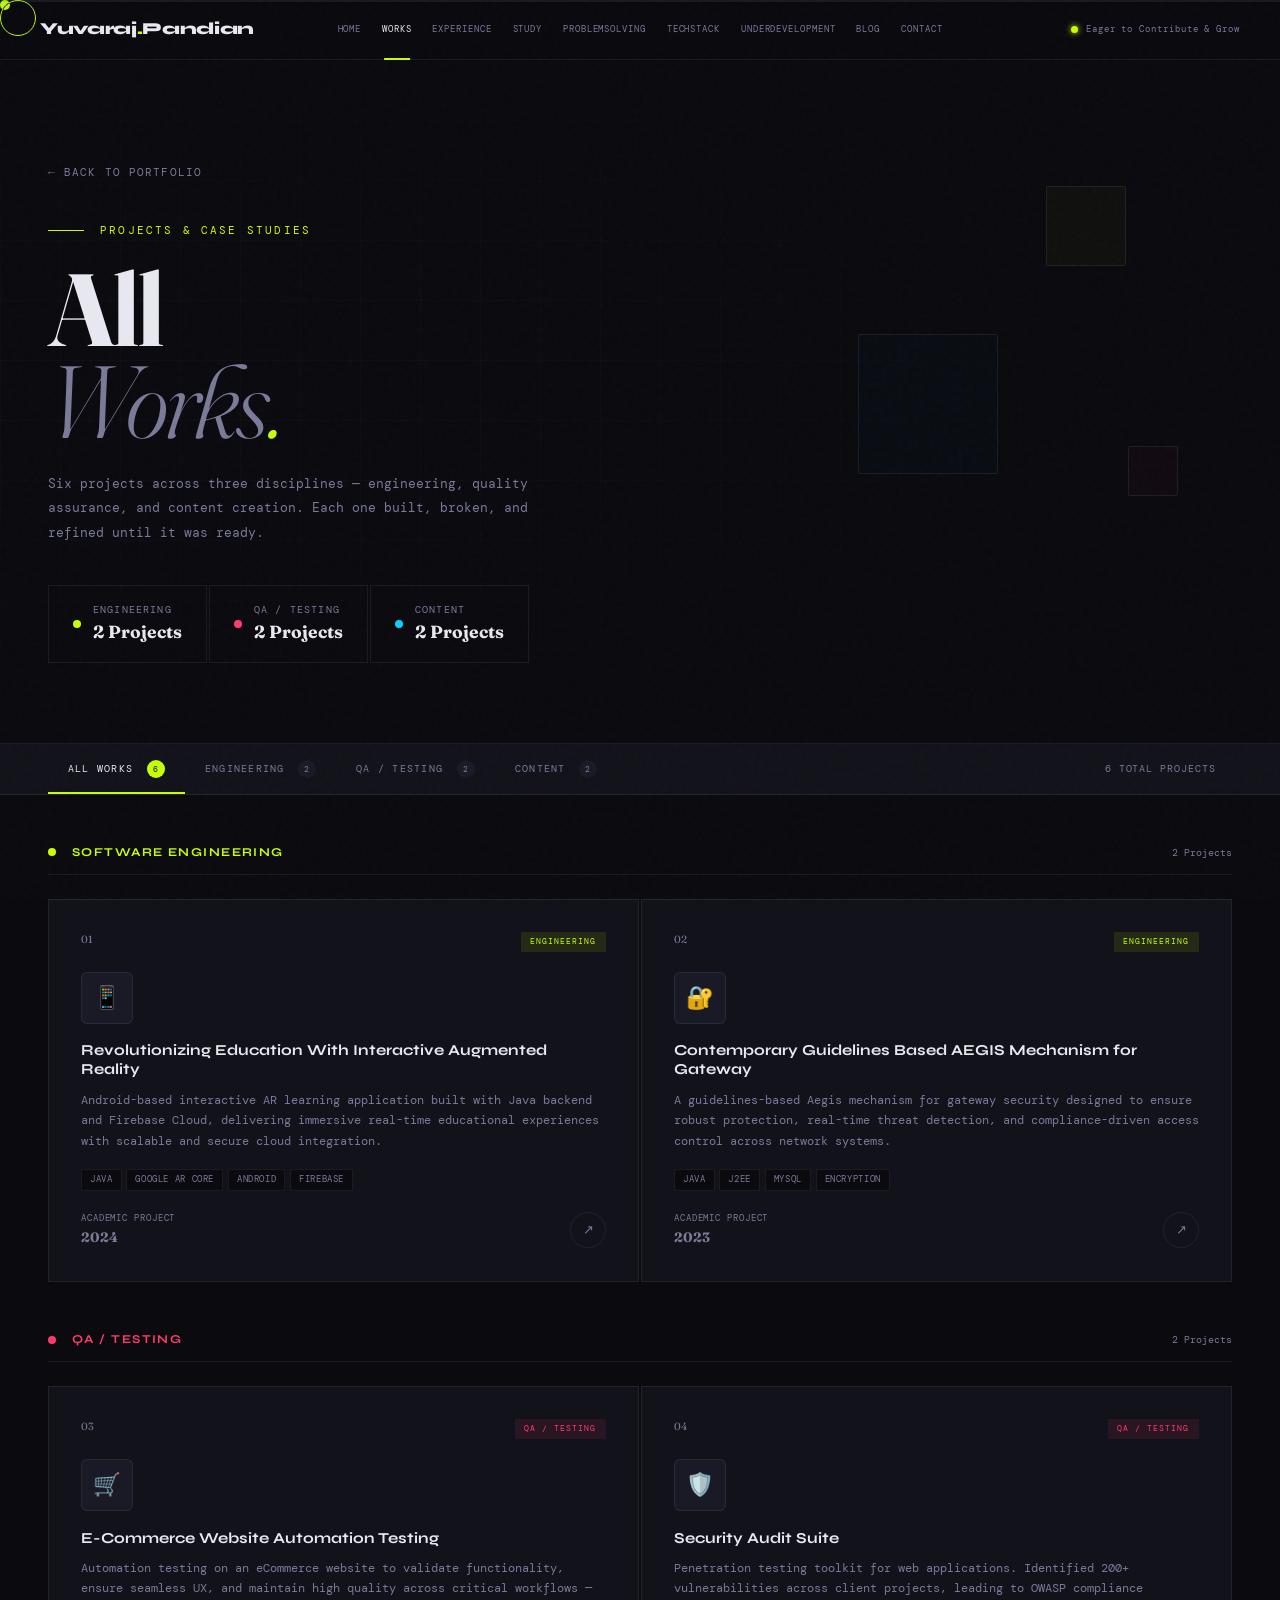
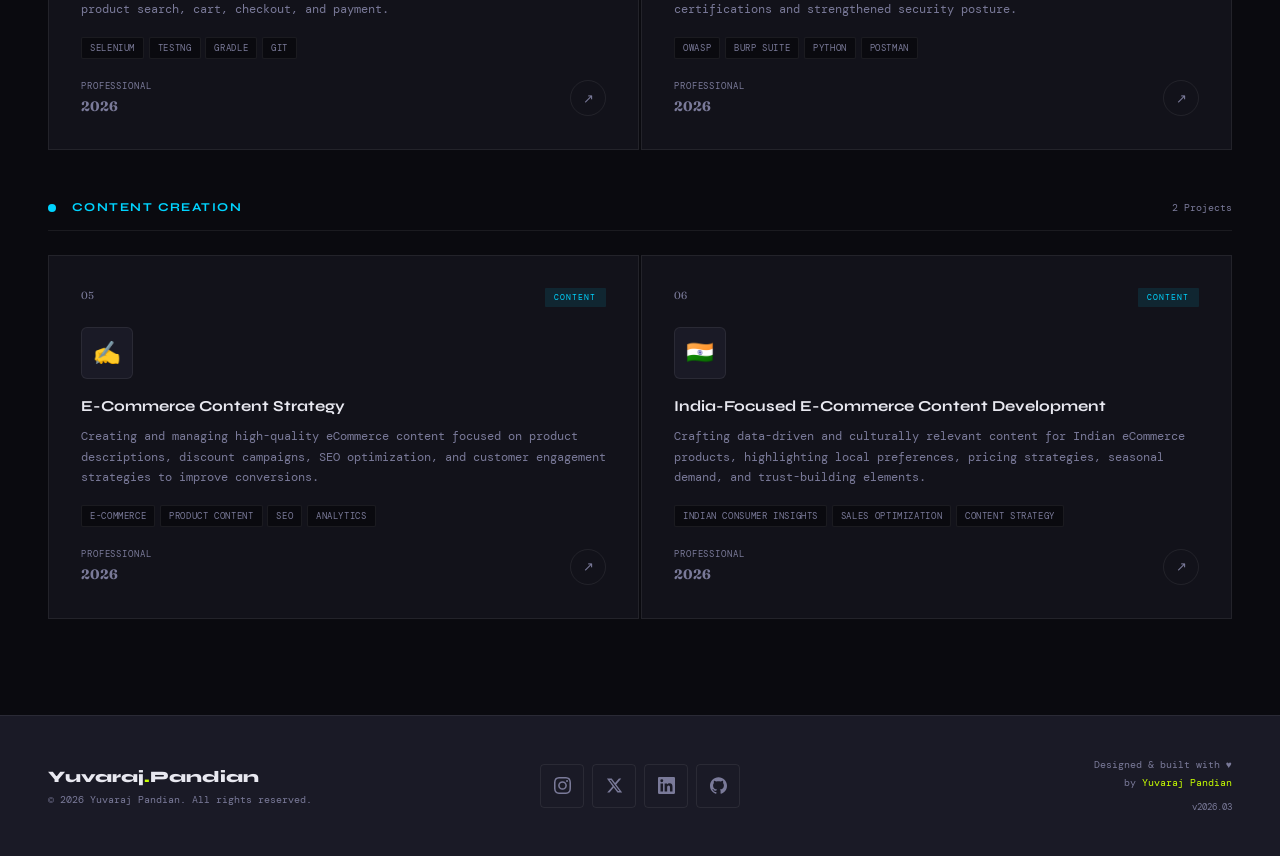
<file: works.html>
<!DOCTYPE html>
<html lang="en">
<head>
<meta charset="UTF-8">
<meta name="viewport" content="width=device-width, initial-scale=1.0">
<title>Works — Yuvaraj Pandian</title>
<link href="https://fonts.googleapis.com/css2?family=Syne:wght@400;600;700;800&family=DM+Mono:ital,wght@0,300;0,400;1,300&family=Fraunces:ital,opsz,wght@0,9..144,300;0,9..144,700;1,9..144,400&display=swap" rel="stylesheet">
<style>
/* ═══════════════════════════════════════════
   ROOT & RESET
═══════════════════════════════════════════ */
:root {
  --bg: #0a0a0f;
  --surface: #12121a;
  --surface2: #1a1a26;
  --accent1: #c8ff00;
  --accent2: #ff3b6e;
  --accent3: #00d4ff;
  --text: #e8e8f0;
  --text-dim: #7a7a99;
  --border: rgba(255,255,255,0.07);
}
*, *::before, *::after { box-sizing: border-box; margin: 0; padding: 0; }
html { scroll-behavior: smooth; overflow-x: hidden; }
body {
  background: var(--bg); color: var(--text);
  font-family: 'DM Mono', monospace; font-size: 14px; line-height: 1.6; cursor: none;
}
body::before {
  content: ''; position: fixed; inset: 0;
  background-image: url("data:image/svg+xml,%3Csvg viewBox='0 0 200 200' xmlns='http://www.w3.org/2000/svg'%3E%3Cfilter id='n'%3E%3CfeTurbulence type='fractalNoise' baseFrequency='0.9' numOctaves='4' stitchTiles='stitch'/%3E%3C/filter%3E%3Crect width='100%25' height='100%25' filter='url(%23n)' opacity='1'/%3E%3C/svg%3E");
  opacity: 0.022; pointer-events: none; z-index: 9997;
}

/* ═══════════════════════════════════════════
   CUSTOM CURSOR
═══════════════════════════════════════════ */
.cursor, .cursor-ring { position: fixed; pointer-events: none; border-radius: 50%; z-index: 9999; display: none; }
@media (hover: hover) {
  .cursor { display: block; width: 10px; height: 10px; background: var(--accent1); mix-blend-mode: difference; transition: transform 0.15s ease; }
  .cursor-ring { display: block; width: 36px; height: 36px; border: 1.5px solid var(--accent1); z-index: 9998; mix-blend-mode: difference; transition: left 0.1s ease, top 0.1s ease, transform 0.3s ease; }
  body, a, button { cursor: none; }
}

/* ═══════════════════════════════════════════
   NAV
═══════════════════════════════════════════ */
nav {
  position: fixed; top: 0; left: 0; right: 0; z-index: 300;
  display: flex; align-items: center; justify-content: space-between;
  padding: 1.2rem 3rem;
  background: rgba(10,10,15,0.92); backdrop-filter: blur(20px);
  border-bottom: 1px solid var(--border);
}
.nav-logo { font-family: 'Syne', sans-serif; font-weight: 800; font-size: 1.05rem; letter-spacing: -0.02em; color: var(--text); text-decoration: none; flex-shrink: 0; }
.nav-logo span { color: var(--accent1); }
.nav-links { display: flex; gap: 0; list-style: none; }
.nav-links a { color: var(--text-dim); text-decoration: none; font-size: 0.72rem; letter-spacing: 0.1em; text-transform: uppercase; padding: 0.45rem 0.9rem; position: relative; transition: color 0.2s; }
.nav-links a::after { content: ''; position: absolute; bottom: 0; left: 0.9rem; right: 0.9rem; height: 1px; background: var(--accent1); transform: scaleX(0); transition: transform 0.3s ease; }
.nav-links a:hover, .nav-links a.active { color: var(--text); }
.nav-links a:hover::after, .nav-links a.active::after { transform: scaleX(1); }
.nav-status { display: flex; align-items: center; gap: 0.5rem; font-size: 0.68rem; color: var(--text-dim); flex-shrink: 0; }
.status-dot { width: 6px; height: 6px; background: var(--accent1); border-radius: 50%; animation: pulse 2s infinite; }
@keyframes pulse { 0%,100%{opacity:1;transform:scale(1);}50%{opacity:.5;transform:scale(.8);} }
.hamburger { display: none; flex-direction: column; gap: 5px; background: none; border: none; padding: 4px; }
.hamburger span { display: block; width: 22px; height: 2px; background: var(--text); border-radius: 2px; transition: all 0.3s; }
.hamburger.open span:nth-child(1) { transform: rotate(45deg) translate(5px,5px); }
.hamburger.open span:nth-child(2) { opacity: 0; }
.hamburger.open span:nth-child(3) { transform: rotate(-45deg) translate(5px,-5px); }
.mobile-menu { display: none; position: fixed; inset: 0; z-index: 290; background: rgba(10,10,15,0.98); backdrop-filter: blur(20px); flex-direction: column; align-items: center; justify-content: center; gap: 0.5rem; }
.mobile-menu.open { display: flex; }
.mobile-menu a { font-family: 'Syne', sans-serif; font-weight: 700; font-size: clamp(1.8rem,8vw,2.5rem); color: var(--text-dim); text-decoration: none; text-transform: uppercase; padding: 0.4rem 1rem; transition: color 0.2s; }
.mobile-menu a:hover { color: var(--accent1); }
.mobile-menu-footer { position: absolute; bottom: 2rem; font-size: 0.65rem; color: var(--text-dim); letter-spacing: 0.15em; }

/* ═══════════════════════════════════════════
   WORKS HERO
═══════════════════════════════════════════ */
.works-hero {
  padding: 160px 3rem 80px;
  position: relative; overflow: hidden;
  border-bottom: 1px solid var(--border);
}
.works-hero .grid-bg {
  position: absolute; inset: 0;
  background-image:
    linear-gradient(rgba(255,255,255,0.02) 1px, transparent 1px),
    linear-gradient(90deg, rgba(255,255,255,0.02) 1px, transparent 1px);
  background-size: 60px 60px;
  mask-image: radial-gradient(ellipse at 20% 50%, black 20%, transparent 70%);
}
/* Floating accent shapes */
.hero-shape {
  position: absolute; border-radius: 2px;
  border: 1px solid var(--border);
  animation: float 6s ease-in-out infinite;
}
.hero-shape-1 { width: 80px; height: 80px; right: 12%; top: 25%; animation-delay: 0s; background: rgba(200,255,0,0.03); }
.hero-shape-2 { width: 140px; height: 140px; right: 22%; top: 45%; animation-delay: 1.5s; background: rgba(0,212,255,0.02); }
.hero-shape-3 { width: 50px; height: 50px; right: 8%; top: 60%; animation-delay: 3s; background: rgba(255,59,110,0.03); }
@keyframes float { 0%,100%{transform:translateY(0) rotate(0deg);}50%{transform:translateY(-16px) rotate(3deg);} }

.back-link { display: inline-flex; align-items: center; gap: 0.5rem; font-size: 0.7rem; letter-spacing: 0.1em; text-transform: uppercase; color: var(--text-dim); text-decoration: none; margin-bottom: 2.5rem; transition: color 0.2s; }
.back-link:hover { color: var(--accent1); }
.works-hero-eyebrow { font-size: 0.68rem; letter-spacing: 0.2em; text-transform: uppercase; color: var(--accent1); margin-bottom: 1.5rem; display: flex; align-items: center; gap: 1rem; }
.works-hero-eyebrow::before { content: ''; width: 36px; height: 1px; background: var(--accent1); }
.works-hero-title { font-family: 'Fraunces', serif; font-size: clamp(3rem, 8vw, 7.5rem); font-weight: 700; line-height: 0.9; letter-spacing: -0.03em; margin-bottom: 1.5rem; }
.works-hero-title .italic { font-style: italic; font-weight: 300; color: var(--text-dim); }
.works-hero-title .accent { color: var(--accent1); }
.works-hero-desc { max-width: 480px; color: var(--text-dim); font-size: 0.83rem; line-height: 1.85; margin-bottom: 2.5rem; }

/* Discipline stats */
.discipline-stats { display: flex; gap: 2px; }
.disc-stat {
  padding: 1rem 1.5rem; border: 1px solid var(--border);
  display: flex; align-items: center; gap: 0.75rem;
}
.disc-stat-dot { width: 8px; height: 8px; border-radius: 50%; flex-shrink: 0; }
.disc-stat-dot.dev { background: var(--accent1); }
.disc-stat-dot.qa  { background: var(--accent2); }
.disc-stat-dot.con { background: var(--accent3); }
.disc-stat-label { font-size: 0.6rem; letter-spacing: 0.12em; text-transform: uppercase; color: var(--text-dim); }
.disc-stat-count { font-family: 'Fraunces', serif; font-size: 1.1rem; font-weight: 700; color: var(--text); }

/* ═══════════════════════════════════════════
   FILTER BAR
═══════════════════════════════════════════ */
.filter-bar {
  background: var(--surface); border-bottom: 1px solid var(--border);
  padding: 0 3rem; position: sticky; top: 65px; z-index: 100;
  display: flex; align-items: center; gap: 0; overflow-x: auto;
}
.filter-btn {
  background: none; border: none; padding: 1rem 1.25rem;
  font-family: 'DM Mono', monospace; font-size: 0.65rem; letter-spacing: 0.12em;
  text-transform: uppercase; color: var(--text-dim);
  position: relative; white-space: nowrap; transition: color 0.2s;
}
.filter-btn::after { content: ''; position: absolute; bottom: 0; left: 0; right: 0; height: 2px; background: var(--accent1); transform: scaleX(0); transition: transform 0.3s ease; }
.filter-btn.qa-btn::after { background: var(--accent2); }
.filter-btn.con-btn::after { background: var(--accent3); }
.filter-btn:hover, .filter-btn.active { color: var(--text); }
.filter-btn.active::after { transform: scaleX(1); }
.filter-count { display: inline-flex; align-items: center; justify-content: center; width: 18px; height: 18px; background: var(--surface2); border-radius: 50%; font-size: 0.5rem; margin-left: 0.4rem; color: var(--text-dim); }
.filter-btn.active .filter-count { background: var(--accent1); color: var(--bg); }
.filter-btn.active.qa-btn .filter-count { background: var(--accent2); }
.filter-btn.active.con-btn .filter-count { background: var(--accent3); }

/* Sort control */
.filter-right { margin-left: auto; padding: 0 1rem; display: flex; align-items: center; gap: 0.5rem; font-size: 0.6rem; letter-spacing: 0.1em; text-transform: uppercase; color: var(--text-dim); white-space: nowrap; }

/* ═══════════════════════════════════════════
   WORKS GRID SECTION
═══════════════════════════════════════════ */
.works-body { padding: 3rem; }

/* Category group header */
.category-group { margin-bottom: 3rem; }
.category-group-header {
  display: flex; align-items: center; gap: 1rem;
  margin-bottom: 1.5rem; padding-bottom: 0.75rem;
  border-bottom: 1px solid var(--border);
}
.category-group-dot { width: 8px; height: 8px; border-radius: 50%; flex-shrink: 0; }
.category-group-dot.dev { background: var(--accent1); }
.category-group-dot.qa  { background: var(--accent2); }
.category-group-dot.con { background: var(--accent3); }
.category-group-name { font-family: 'Syne', sans-serif; font-weight: 700; font-size: 0.75rem; letter-spacing: 0.12em; text-transform: uppercase; }
.category-group-name.dev { color: var(--accent1); }
.category-group-name.qa  { color: var(--accent2); }
.category-group-name.con { color: var(--accent3); }
.category-group-count { font-size: 0.6rem; color: var(--text-dim); margin-left: auto; }

/* Grid */
.works-grid { display: grid; grid-template-columns: repeat(3, 1fr); gap: 2px; }
.works-grid.two-col { grid-template-columns: repeat(2, 1fr); }

/* Work Card */
.work-card {
  background: var(--surface); border: 1px solid var(--border);
  padding: 2rem; position: relative; overflow: hidden;
  transition: border-color 0.3s, background 0.3s, transform 0.3s;
  display: flex; flex-direction: column; gap: 0;
}
.work-card::before {
  content: ''; position: absolute; inset: 0; opacity: 0; transition: opacity 0.35s;
  pointer-events: none;
}
.work-card.dev::before  { background: radial-gradient(circle at 0 0, rgba(200,255,0,0.07), transparent 65%); }
.work-card.qa::before   { background: radial-gradient(circle at 0 0, rgba(255,59,110,0.07), transparent 65%); }
.work-card.con::before  { background: radial-gradient(circle at 0 0, rgba(0,212,255,0.07), transparent 65%); }
.work-card:hover::before { opacity: 1; }
.work-card.dev:hover  { border-color: rgba(200,255,0,0.35); }
.work-card.qa:hover   { border-color: rgba(255,59,110,0.35); }
.work-card.con:hover  { border-color: rgba(0,212,255,0.35); }

/* Top accent strip */
.work-card-accent {
  position: absolute; top: 0; left: 0; right: 0; height: 2px;
  transform: scaleX(0); transform-origin: left; transition: transform 0.4s ease;
}
.work-card.dev .work-card-accent  { background: var(--accent1); }
.work-card.qa .work-card-accent   { background: var(--accent2); }
.work-card.con .work-card-accent  { background: var(--accent3); }
.work-card:hover .work-card-accent { transform: scaleX(1); }

.work-card-top { display: flex; align-items: flex-start; justify-content: space-between; margin-bottom: 1.25rem; }
.work-num { font-family: 'Fraunces', serif; font-size: 0.65rem; color: var(--text-dim); }
.work-type-badge {
  font-size: 0.52rem; letter-spacing: 0.12em; text-transform: uppercase;
  padding: 0.2rem 0.6rem; border-radius: 1px;
}
.work-type-badge.dev  { background: rgba(200,255,0,0.1);  color: var(--accent1); }
.work-type-badge.qa   { background: rgba(255,59,110,0.1); color: var(--accent2); }
.work-type-badge.con  { background: rgba(0,212,255,0.1);  color: var(--accent3); }

/* Icon area */
.work-icon-area {
  width: 52px; height: 52px; border: 1px solid var(--border);
  border-radius: 6px; display: flex; align-items: center; justify-content: center;
  font-size: 1.4rem; margin-bottom: 1.1rem; background: var(--surface2);
  transition: transform 0.3s, border-color 0.3s;
}
.work-card.dev:hover .work-icon-area  { border-color: rgba(200,255,0,0.3); transform: scale(1.05); }
.work-card.qa:hover .work-icon-area   { border-color: rgba(255,59,110,0.3); transform: scale(1.05); }
.work-card.con:hover .work-icon-area  { border-color: rgba(0,212,255,0.3); transform: scale(1.05); }

.work-title { font-family: 'Syne', sans-serif; font-size: 0.95rem; font-weight: 700; line-height: 1.25; margin-bottom: 0.65rem; }
.work-desc { font-size: 0.73rem; color: var(--text-dim); line-height: 1.75; margin-bottom: 1.1rem; flex: 1; }

.work-tags { display: flex; flex-wrap: wrap; gap: 0.3rem; margin-bottom: 1.25rem; }
.work-tag { font-size: 0.56rem; letter-spacing: 0.07em; text-transform: uppercase; padding: 0.18rem 0.5rem; background: var(--bg); border: 1px solid var(--border); border-radius: 2px; color: var(--text-dim); }

/* Card footer */
.work-card-footer { display: flex; align-items: center; justify-content: space-between; }
.work-meta-row { display: flex; flex-direction: column; gap: 0.15rem; }
.work-status { font-size: 0.56rem; letter-spacing: 0.1em; text-transform: uppercase; color: var(--text-dim); }
.work-year { font-family: 'Fraunces', serif; font-size: 0.85rem; font-weight: 700; color: var(--text-dim); }

.work-btn {
  width: 36px; height: 36px; border: 1px solid var(--border);
  border-radius: 50%; display: flex; align-items: center;
  justify-content: center; font-size: 0.8rem; color: var(--text-dim);
  background: none; transition: all 0.3s; flex-shrink: 0;
}
.work-card.dev:hover .work-btn  { background: var(--accent1); border-color: var(--accent1); color: var(--bg); transform: rotate(45deg); }
.work-card.qa:hover .work-btn   { background: var(--accent2); border-color: var(--accent2); color: white; transform: rotate(45deg); }
.work-card.con:hover .work-btn  { background: var(--accent3); border-color: var(--accent3); color: var(--bg); transform: rotate(45deg); }

/* Hidden */
.work-card.hidden { display: none; }
.category-group.hidden { display: none; }

/* No results */
.no-results { padding: 5rem 2rem; text-align: center; color: var(--text-dim); font-size: 0.8rem; display: none; }
.no-results.visible { display: block; }
.no-results-icon { font-size: 2.5rem; margin-bottom: 1rem; opacity: 0.4; }

/* ═══════════════════════════════════════════
   PROJECT DETAIL OVERLAY
═══════════════════════════════════════════ */
.project-overlay {
  display: none; position: fixed; inset: 0; z-index: 500;
  background: var(--bg); overflow-y: auto;
  animation: overlayIn 0.35s ease;
}
.project-overlay.open { display: block; }
@keyframes overlayIn { from { opacity: 0; transform: translateY(20px); } to { opacity: 1; transform: none; } }

/* Progress bar */
.read-progress { position: fixed; top: 0; left: 0; right: 0; height: 2px; background: var(--border); z-index: 600; }
.read-progress-fill { height: 100%; background: var(--accent1); width: 0%; transition: width 0.1s; }

/* Overlay nav */
.overlay-nav {
  position: sticky; top: 0; background: rgba(10,10,15,0.95);
  backdrop-filter: blur(20px); border-bottom: 1px solid var(--border);
  padding: 1rem 3rem; display: flex; align-items: center;
  justify-content: space-between; z-index: 10;
}
.overlay-back {
  display: inline-flex; align-items: center; gap: 0.5rem;
  font-size: 0.68rem; letter-spacing: 0.1em; text-transform: uppercase;
  color: var(--text-dim); background: none; border: none; transition: color 0.2s;
}
.overlay-back:hover { color: var(--accent1); }
.overlay-nav-brand { font-family: 'Syne', sans-serif; font-weight: 800; font-size: 0.9rem; text-decoration: none; color: var(--text); }
.overlay-nav-brand span { color: var(--accent1); }

/* Project detail content */
.project-detail { max-width: 900px; margin: 0 auto; padding: 4rem 3rem 6rem; }

/* Project hero area */
.project-hero-area {
  display: grid; grid-template-columns: 1fr auto;
  gap: 2rem; align-items: start; margin-bottom: 3rem;
}
.project-category-badge {
  font-size: 0.57rem; letter-spacing: 0.14em; text-transform: uppercase;
  padding: 0.25rem 0.7rem; border-radius: 1px; margin-bottom: 1.1rem; display: inline-block;
}
.project-num { font-family: 'Fraunces', serif; font-size: 0.7rem; color: var(--text-dim); margin-bottom: 0.5rem; }
.project-title-large {
  font-family: 'Fraunces', serif; font-size: clamp(1.8rem, 4vw, 3rem);
  font-weight: 700; line-height: 1.05; letter-spacing: -0.02em; margin-bottom: 1.25rem;
}
.project-lead {
  font-size: 0.88rem; color: var(--text-dim); line-height: 1.85;
  padding: 1.25rem; border-left: 3px solid var(--accent1);
  background: var(--surface);
}

/* Meta sidebar in detail */
.project-meta-box {
  background: var(--surface); border: 1px solid var(--border);
  padding: 1.5rem; min-width: 200px;
}
.meta-item { margin-bottom: 1.1rem; }
.meta-item:last-child { margin-bottom: 0; }
.meta-label { font-size: 0.55rem; letter-spacing: 0.15em; text-transform: uppercase; color: var(--text-dim); margin-bottom: 0.3rem; }
.meta-value { font-family: 'Syne', sans-serif; font-weight: 600; font-size: 0.82rem; }
.meta-tags { display: flex; flex-direction: column; gap: 0.3rem; }
.meta-tag { font-size: 0.6rem; letter-spacing: 0.07em; padding: 0.22rem 0.6rem; border: 1px solid var(--border); border-radius: 2px; color: var(--text-dim); }

/* Project body */
.project-body { font-size: 0.84rem; line-height: 1.9; color: var(--text-dim); }
.project-body h2 { font-family: 'Fraunces', serif; font-size: 1.55rem; font-weight: 700; color: var(--text); margin: 2.5rem 0 0.9rem; line-height: 1.1; }
.project-body h3 { font-family: 'Syne', sans-serif; font-size: 0.9rem; font-weight: 700; color: var(--text); margin: 1.75rem 0 0.65rem; letter-spacing: 0.03em; text-transform: uppercase; }
.project-body p { margin-bottom: 1.1rem; }
.project-body strong { color: var(--text); font-weight: 600; }
.project-body ul, .project-body ol { padding-left: 1.5rem; margin-bottom: 1.1rem; }
.project-body li { margin-bottom: 0.45rem; }
.project-body li::marker { color: var(--accent1); }
.project-body code { background: var(--surface2); border: 1px solid var(--border); padding: 0.15rem 0.45rem; border-radius: 2px; font-size: 0.78rem; color: var(--accent1); font-family: 'DM Mono', monospace; }
.project-body pre { background: var(--surface); border: 1px solid var(--border); border-left: 3px solid var(--accent1); padding: 1.5rem; margin: 1.5rem 0; overflow-x: auto; border-radius: 2px; }
.project-body pre code { background: none; border: none; padding: 0; color: var(--text); font-size: 0.76rem; line-height: 1.7; }
.project-body blockquote { border-left: 3px solid var(--accent3); padding: 0.9rem 1.4rem; margin: 1.5rem 0; background: var(--surface); color: var(--text); font-style: italic; }
.project-body hr { border: none; border-top: 1px solid var(--border); margin: 2rem 0; }

/* Highlight box */
.highlight-box {
  display: grid; grid-template-columns: repeat(3, 1fr); gap: 2px;
  margin: 2rem 0;
}
.highlight-item { background: var(--surface); padding: 1.25rem; border: 1px solid var(--border); text-align: center; }
.highlight-num { font-family: 'Fraunces', serif; font-size: 1.8rem; font-weight: 700; color: var(--accent1); line-height: 1; }
.highlight-label { font-size: 0.58rem; letter-spacing: 0.1em; text-transform: uppercase; color: var(--text-dim); margin-top: 0.3rem; }

/* Callout */
.callout { background: var(--surface2); border: 1px solid var(--border); border-left: 3px solid var(--accent2); padding: 1rem 1.25rem; margin: 1.5rem 0; border-radius: 0 2px 2px 0; }
.callout-title { font-family: 'Syne', sans-serif; font-weight: 700; font-size: 0.68rem; letter-spacing: 0.08em; text-transform: uppercase; color: var(--accent2); margin-bottom: 0.35rem; }

/* Project footer */
.project-footer { margin-top: 3rem; padding-top: 2rem; border-top: 1px solid var(--border); }
.project-footer-tags { display: flex; flex-wrap: wrap; gap: 0.4rem; margin-bottom: 2rem; }
.project-footer-tag { font-size: 0.58rem; letter-spacing: 0.07em; text-transform: uppercase; padding: 0.25rem 0.65rem; border: 1px solid var(--border); border-radius: 2px; color: var(--text-dim); }

/* Next/Prev navigation */
.project-nav-row { display: grid; grid-template-columns: 1fr 1fr; gap: 2px; }
.project-nav-btn {
  background: var(--surface); border: 1px solid var(--border);
  padding: 1.25rem 1.5rem; text-decoration: none; color: inherit;
  transition: border-color 0.3s, background 0.3s; display: block;
}
.project-nav-btn:hover { border-color: rgba(200,255,0,0.3); background: var(--surface2); }
.project-nav-btn.next { text-align: right; }
.project-nav-dir { font-size: 0.55rem; letter-spacing: 0.15em; text-transform: uppercase; color: var(--text-dim); margin-bottom: 0.4rem; }
.project-nav-title { font-family: 'Syne', sans-serif; font-weight: 700; font-size: 0.82rem; line-height: 1.3; }

/* ═══════════════════════════════════════════
   FOOTER
═══════════════════════════════════════════ */
footer { background: var(--surface2); border-top: 1px solid var(--border); padding: 2.5rem 3rem; }
.footer-inner { display: grid; grid-template-columns: 1fr auto 1fr; align-items: center; gap: 2rem; }
.footer-brand { font-family: 'Syne', sans-serif; font-weight: 800; font-size: 1rem; }
.footer-brand span { color: var(--accent1); }
.footer-copy { font-size: 0.62rem; color: var(--text-dim); margin-top: 0.2rem; }
.social-links { display: flex; gap: 0.5rem; justify-content: center; }
.social-link { width: 44px; height: 44px; border: 1px solid var(--border); border-radius: 4px; display: flex; align-items: center; justify-content: center; text-decoration: none; color: var(--text-dim); transition: all 0.3s; position: relative; overflow: hidden; }
.social-link::before { content: ''; position: absolute; inset: 0; opacity: 0; transition: opacity 0.3s; }
.social-link.instagram::before { background: linear-gradient(135deg,#f09433,#e6683c,#dc2743,#cc2366,#bc1888); }
.social-link.twitter::before { background: #000; }
.social-link.linkedin::before { background: #0077b5; }
.social-link.github::before { background: #333; }
.social-link:hover::before { opacity: 1; }
.social-link:hover { border-color: transparent; color: white; transform: translateY(-3px); box-shadow: 0 8px 20px rgba(0,0,0,0.3); }
.social-link svg { width: 17px; height: 17px; position: relative; z-index: 1; fill: currentColor; }
.footer-right { text-align: right; font-size: 0.62rem; color: var(--text-dim); line-height: 1.85; }
.footer-right a { color: var(--accent1); text-decoration: none; }

/* ═══════════════════════════════════════════
   SCROLL REVEAL
═══════════════════════════════════════════ */
.reveal { opacity: 0; transform: translateY(24px); transition: opacity 0.6s ease, transform 0.6s ease; }
.reveal.visible { opacity: 1; transform: none; }
.reveal-delay-1 { transition-delay: 0.1s; }
.reveal-delay-2 { transition-delay: 0.2s; }
.reveal-delay-3 { transition-delay: 0.3s; }

/* ═══════════════════════════════════════════
   RESPONSIVE
═══════════════════════════════════════════ */
@media (max-width: 1100px) {
  .works-grid { grid-template-columns: repeat(2, 1fr); }
  .footer-inner { grid-template-columns: 1fr auto; }
  .footer-right { display: none; }
}
@media (max-width: 768px) {
  nav, .works-hero, .filter-bar, .works-body, footer { padding-left: 1.1rem; padding-right: 1.1rem; }
  .nav-links, .nav-status { display: none; }
  .hamburger { display: flex; }
  .works-hero { padding-top: 120px; padding-bottom: 50px; }
  .works-hero-title { font-size: clamp(2.5rem, 12vw, 5rem); }
  .discipline-stats { flex-wrap: wrap; }
  .works-grid { grid-template-columns: 1fr; }
  .works-grid.two-col { grid-template-columns: 1fr; }
  .project-hero-area { grid-template-columns: 1fr; }
  .project-meta-box { min-width: unset; }
  .highlight-box { grid-template-columns: repeat(2, 1fr); }
  .project-nav-row { grid-template-columns: 1fr; }
  .overlay-nav { padding: 1rem 1.25rem; }
  .project-detail { padding: 2rem 1.25rem 4rem; }
  .footer-inner { grid-template-columns: 1fr; text-align: center; gap: 1.25rem; }
}
@media (max-width: 480px) {
  .works-hero-title { font-size: clamp(2rem, 14vw, 3.5rem); }
  .highlight-box { grid-template-columns: 1fr; }
}
/* NAV */
nav {
  position: fixed; top: 0; left: 0; right: 0; z-index: 300;
  display: flex; align-items: center; justify-content: space-between;
  padding: 0 2.5rem;
  height: 60px;
  background: rgba(10,10,15,0.96);
  backdrop-filter: blur(24px);
  border-bottom: 1px solid var(--border);
}
.nav-logo {
  font-family: 'Syne', sans-serif; font-weight: 800;
  font-size: 1.05rem; letter-spacing: -0.02em;
  color: var(--text); text-decoration: none; flex-shrink: 0;
}
.nav-logo span { color: var(--accent1); }
.nav-links {
  display: flex; gap: 0; list-style: none;
  position: absolute; left: 50%; transform: translateX(-50%);
}
.nav-links a {
  color: var(--text-dim); text-decoration: none;
  font-family: 'DM Mono', monospace;
  font-size: 0.6rem; letter-spacing: 0.12em; text-transform: uppercase;
  padding: 0 0.75rem; height: 60px;
  display: flex; align-items: center;
  position: relative; transition: color 0.2s;
  white-space: nowrap;
}
.nav-links a::after {
  content: ''; position: absolute;
  bottom: 0; left: 0.75rem; right: 0.75rem;
  height: 2px; background: var(--accent1);
  transform: scaleX(0); transform-origin: center;
  transition: transform 0.25s ease;
}
.nav-links a:hover { color: var(--text); }
.nav-links a:hover::after { transform: scaleX(1); }
.nav-links a.active { color: var(--text); }
.nav-links a.active::after { transform: scaleX(1); }
.nav-status {
  display: flex; align-items: center; gap: 0.5rem;
  font-family: 'DM Mono', monospace;
  font-size: 0.58rem; letter-spacing: 0.1em;
  color: var(--text-dim); flex-shrink: 0;
}
.status-dot {
  width: 7px; height: 7px;
  background: var(--accent1); border-radius: 50%;
  box-shadow: 0 0 6px var(--accent1);
  animation: pulse 2s infinite;
}
@keyframes pulse { 0%,100%{opacity:1;transform:scale(1);}50%{opacity:.5;transform:scale(.7);} }
.hamburger { display: none; flex-direction: column; gap: 5px; background: none; border: none; padding: 4px; }
.hamburger span { display: block; width: 22px; height: 2px; background: var(--text); border-radius: 2px; transition: all .3s; }
.hamburger.open span:nth-child(1) { transform: rotate(45deg) translate(5px,5px); }
.hamburger.open span:nth-child(2) { opacity: 0; }
.hamburger.open span:nth-child(3) { transform: rotate(-45deg) translate(5px,-5px); }
.mobile-menu { display: none; position: fixed; inset: 0; z-index: 290; background: rgba(10,10,15,.98); backdrop-filter: blur(20px); flex-direction: column; align-items: center; justify-content: center; gap: .5rem; }
.mobile-menu.open { display: flex; }
.mobile-menu a { font-family: 'Syne', sans-serif; font-weight: 700; font-size: clamp(1.6rem,7vw,2.2rem); color: var(--text-dim); text-decoration: none; text-transform: uppercase; padding: .4rem 1rem; transition: color .2s; letter-spacing: -.01em; }
.mobile-menu a:hover, .mobile-menu a.active { color: var(--accent1); }
.mobile-menu-footer { position: absolute; bottom: 2rem; font-size: .62rem; color: var(--text-dim); letter-spacing: .15em; }
@media (max-width: 1200px) { .nav-status { display: none; } }
@media (max-width: 960px)  { .nav-links { display: none; } .hamburger { display: flex; } }
</style>
   <link rel="stylesheet" href="mobilefix.css">
</head>
<body>

<div class="cursor" id="cursor"></div>
<div class="cursor-ring" id="cursorRing"></div>

<!-- Reading progress -->
<div class="read-progress"><div class="read-progress-fill" id="progressFill"></div></div>

<!-- ═══ NAV ═══ -->
<nav>
  <a href="index.html" class="nav-logo">Yuvaraj<span>.</span>Pandian</a>
    <ul class="nav-links">
    <li><a href="index.html">Home</a></li>
    <li><a href="works.html" class="active">Works</a></li>
    <li><a href="experience.html">Experience</a></li>
    <li><a href="study.html">Study</a></li>
    <li><a href="problemsolving.html">Problemsolving</a></li>
    <li><a href="techstack.html">Techstack</a></li>
    <li><a href="underdevelopment.html">Underdevelopment</a></li>
    <li><a href="blog.html">Blog</a></li>
    <li><a href="contact.html">Contact</a></li>
  </ul>
  <div class="nav-status"><div class="status-dot"></div>Eager to Contribute &amp; Grow</div>
  <button class="hamburger" id="hamburger" aria-label="Menu"><span></span><span></span><span></span></button>
</nav>

<!-- Mobile Menu -->
<div class="mobile-menu" id="mobileMenu">
  <a href="index.html">Home</a>
  <a href="works.html" class="active">Works</a>
  <a href="experience.html">Experience</a>
  <a href="study.html">Study</a>
  <a href="problemsolving.html">Problemsolving</a>
  <a href="techstack.html">Techstack</a>
  <a href="underdevelopment.html">Underdevelopment</a>
  <a href="blog.html">Blog</a>
  <a href="contact.html">Contact</a>
  <div class="mobile-menu-footer">Eager to Contribute &amp; Grow ●</div>
</div>
</div>

<!-- ═══ WORKS HERO ═══ -->
<div class="works-hero">
  <div class="grid-bg"></div>
  <div class="hero-shape hero-shape-1"></div>
  <div class="hero-shape hero-shape-2"></div>
  <div class="hero-shape hero-shape-3"></div>

  <a href="index.html" class="back-link reveal">← Back to Portfolio</a>
  <div class="works-hero-eyebrow reveal">Projects &amp; Case Studies</div>
  <h1 class="works-hero-title reveal">
    <div>All</div>
    <div class="italic">Works<span class="accent">.</span></div>
  </h1>
  <p class="works-hero-desc reveal reveal-delay-1">
    Six projects across three disciplines — engineering, quality assurance, and content creation. Each one built, broken, and refined until it was ready.
  </p>
  <div class="discipline-stats reveal reveal-delay-2">
    <div class="disc-stat">
      <div class="disc-stat-dot dev"></div>
      <div>
        <div class="disc-stat-label">Engineering</div>
        <div class="disc-stat-count">2 Projects</div>
      </div>
    </div>
    <div class="disc-stat">
      <div class="disc-stat-dot qa"></div>
      <div>
        <div class="disc-stat-label">QA / Testing</div>
        <div class="disc-stat-count">2 Projects</div>
      </div>
    </div>
    <div class="disc-stat">
      <div class="disc-stat-dot con"></div>
      <div>
        <div class="disc-stat-label">Content</div>
        <div class="disc-stat-count">2 Projects</div>
      </div>
    </div>
  </div>
</div>

<!-- ═══ FILTER BAR ═══ -->
<div class="filter-bar">
  <button class="filter-btn active" data-filter="all">All Works <span class="filter-count">6</span></button>
  <button class="filter-btn dev-btn" data-filter="dev">Engineering <span class="filter-count">2</span></button>
  <button class="filter-btn qa-btn" data-filter="qa">QA / Testing <span class="filter-count">2</span></button>
  <button class="filter-btn con-btn" data-filter="con">Content <span class="filter-count">2</span></button>
  <div class="filter-right">6 Total Projects</div>
</div>

<!-- ═══ WORKS BODY ═══ -->
<div class="works-body">

  <!-- Engineering Group -->
  <div class="category-group" id="group-dev">
    <div class="category-group-header reveal">
      <div class="category-group-dot dev"></div>
      <div class="category-group-name dev">Software Engineering</div>
      <div class="category-group-count">2 Projects</div>
    </div>
    <div class="works-grid two-col">

      <!-- Project 01 -->
      <div class="work-card dev reveal" data-cat="dev" data-project="proj-1">
        <div class="work-card-accent"></div>
        <div class="work-card-top">
          <div class="work-num">01</div>
          <span class="work-type-badge dev">Engineering</span>
        </div>
        <div class="work-icon-area">📱</div>
        <h3 class="work-title">Revolutionizing Education With Interactive Augmented Reality</h3>
        <p class="work-desc">Android-based interactive AR learning application built with Java backend and Firebase Cloud, delivering immersive real-time educational experiences with scalable and secure cloud integration.</p>
        <div class="work-tags">
          <span class="work-tag">Java</span><span class="work-tag">Google AR Core</span>
          <span class="work-tag">Android</span><span class="work-tag">Firebase</span>
        </div>
        <div class="work-card-footer">
          <div class="work-meta-row">
            <div class="work-status">Academic Project</div>
            <div class="work-year">2024</div>
          </div>
          <button class="work-btn">↗</button>
        </div>
      </div>

      <!-- Project 02 -->
      <div class="work-card dev reveal reveal-delay-1" data-cat="dev" data-project="proj-2">
        <div class="work-card-accent"></div>
        <div class="work-card-top">
          <div class="work-num">02</div>
          <span class="work-type-badge dev">Engineering</span>
        </div>
        <div class="work-icon-area">🔐</div>
        <h3 class="work-title">Contemporary Guidelines Based AEGIS Mechanism for Gateway</h3>
        <p class="work-desc">A guidelines-based Aegis mechanism for gateway security designed to ensure robust protection, real-time threat detection, and compliance-driven access control across network systems.</p>
        <div class="work-tags">
          <span class="work-tag">Java</span><span class="work-tag">J2EE</span>
          <span class="work-tag">MySQL</span><span class="work-tag">Encryption</span>
        </div>
        <div class="work-card-footer">
          <div class="work-meta-row">
            <div class="work-status">Academic Project</div>
            <div class="work-year">2023</div>
          </div>
          <button class="work-btn">↗</button>
        </div>
      </div>

    </div>
  </div>

  <!-- QA Group -->
  <div class="category-group" id="group-qa">
    <div class="category-group-header reveal">
      <div class="category-group-dot qa"></div>
      <div class="category-group-name qa">QA / Testing</div>
      <div class="category-group-count">2 Projects</div>
    </div>
    <div class="works-grid two-col">

      <!-- Project 03 -->
      <div class="work-card qa reveal" data-cat="qa" data-project="proj-3">
        <div class="work-card-accent"></div>
        <div class="work-card-top">
          <div class="work-num">03</div>
          <span class="work-type-badge qa">QA / Testing</span>
        </div>
        <div class="work-icon-area">🛒</div>
        <h3 class="work-title">E-Commerce Website Automation Testing</h3>
        <p class="work-desc">Automation testing on an eCommerce website to validate functionality, ensure seamless UX, and maintain high quality across critical workflows — product search, cart, checkout, and payment.</p>
        <div class="work-tags">
          <span class="work-tag">Selenium</span><span class="work-tag">TestNG</span>
          <span class="work-tag">Gradle</span><span class="work-tag">Git</span>
        </div>
        <div class="work-card-footer">
          <div class="work-meta-row">
            <div class="work-status">Professional</div>
            <div class="work-year">2026</div>
          </div>
          <button class="work-btn">↗</button>
        </div>
      </div>

      <!-- Project 04 -->
      <div class="work-card qa reveal reveal-delay-1" data-cat="qa" data-project="proj-4">
        <div class="work-card-accent"></div>
        <div class="work-card-top">
          <div class="work-num">04</div>
          <span class="work-type-badge qa">QA / Testing</span>
        </div>
        <div class="work-icon-area">🛡️</div>
        <h3 class="work-title">Security Audit Suite</h3>
        <p class="work-desc">Penetration testing toolkit for web applications. Identified 200+ vulnerabilities across client projects, leading to OWASP compliance certifications and strengthened security posture.</p>
        <div class="work-tags">
          <span class="work-tag">OWASP</span><span class="work-tag">Burp Suite</span>
          <span class="work-tag">Python</span><span class="work-tag">Postman</span>
        </div>
        <div class="work-card-footer">
          <div class="work-meta-row">
            <div class="work-status">Professional</div>
            <div class="work-year">2026</div>
          </div>
          <button class="work-btn">↗</button>
        </div>
      </div>

    </div>
  </div>

  <!-- Content Group -->
  <div class="category-group" id="group-con">
    <div class="category-group-header reveal">
      <div class="category-group-dot con"></div>
      <div class="category-group-name con">Content Creation</div>
      <div class="category-group-count">2 Projects</div>
    </div>
    <div class="works-grid two-col">

      <!-- Project 05 -->
      <div class="work-card con reveal" data-cat="con" data-project="proj-5">
        <div class="work-card-accent"></div>
        <div class="work-card-top">
          <div class="work-num">05</div>
          <span class="work-type-badge con">Content</span>
        </div>
        <div class="work-icon-area">✍️</div>
        <h3 class="work-title">E-Commerce Content Strategy</h3>
        <p class="work-desc">Creating and managing high-quality eCommerce content focused on product descriptions, discount campaigns, SEO optimization, and customer engagement strategies to improve conversions.</p>
        <div class="work-tags">
          <span class="work-tag">E-Commerce</span><span class="work-tag">Product Content</span>
          <span class="work-tag">SEO</span><span class="work-tag">Analytics</span>
        </div>
        <div class="work-card-footer">
          <div class="work-meta-row">
            <div class="work-status">Professional</div>
            <div class="work-year">2026</div>
          </div>
          <button class="work-btn">↗</button>
        </div>
      </div>

      <!-- Project 06 -->
      <div class="work-card con reveal reveal-delay-1" data-cat="con" data-project="proj-6">
        <div class="work-card-accent"></div>
        <div class="work-card-top">
          <div class="work-num">06</div>
          <span class="work-type-badge con">Content</span>
        </div>
        <div class="work-icon-area">🇮🇳</div>
        <h3 class="work-title">India-Focused E-Commerce Content Development</h3>
        <p class="work-desc">Crafting data-driven and culturally relevant content for Indian eCommerce products, highlighting local preferences, pricing strategies, seasonal demand, and trust-building elements.</p>
        <div class="work-tags">
          <span class="work-tag">Indian Consumer Insights</span>
          <span class="work-tag">Sales Optimization</span><span class="work-tag">Content Strategy</span>
        </div>
        <div class="work-card-footer">
          <div class="work-meta-row">
            <div class="work-status">Professional</div>
            <div class="work-year">2026</div>
          </div>
          <button class="work-btn">↗</button>
        </div>
      </div>

    </div>
  </div>

  <div class="no-results" id="noResults">
    <div class="no-results-icon">🔍</div>
    <div>No projects found in this category.</div>
  </div>

</div>

<!-- ═══ FOOTER ═══ -->
<footer>
  <div class="footer-inner">
    <div>
      <div class="footer-brand">Yuvaraj<span>.</span>Pandian</div>
      <div class="footer-copy">© 2026 Yuvaraj Pandian. All rights reserved.</div>
    </div>
    <div class="social-links">
      <a href="https://www.instagram.com/_yuviii_24?igsh=bW5mMjdrZ2lhbjRx" target="_blank" rel="noopener noreferrer" class="social-link instagram">
        <svg viewBox="0 0 24 24"><path d="M12 2.163c3.204 0 3.584.012 4.85.07 3.252.148 4.771 1.691 4.919 4.919.058 1.265.069 1.645.069 4.849 0 3.205-.012 3.584-.069 4.849-.149 3.225-1.664 4.771-4.919 4.919-1.266.058-1.644.07-4.85.07-3.204 0-3.584-.012-4.849-.07-3.26-.149-4.771-1.699-4.919-4.92-.058-1.265-.07-1.644-.07-4.849 0-3.204.013-3.583.07-4.849.149-3.227 1.664-4.771 4.919-4.919 1.266-.057 1.645-.069 4.849-.069zM12 0C8.741 0 8.333.014 7.053.072 2.695.272.273 2.69.073 7.052.014 8.333 0 8.741 0 12c0 3.259.014 3.668.072 4.948.2 4.358 2.618 6.78 6.98 6.98C8.333 23.986 8.741 24 12 24c3.259 0 3.668-.014 4.948-.072 4.354-.2 6.782-2.618 6.979-6.98.059-1.28.073-1.689.073-4.948 0-3.259-.014-3.667-.072-4.947-.196-4.354-2.617-6.78-6.979-6.98C15.668.014 15.259 0 12 0zm0 5.838a6.162 6.162 0 100 12.324 6.162 6.162 0 000-12.324zM12 16a4 4 0 110-8 4 4 0 010 8zm6.406-11.845a1.44 1.44 0 100 2.881 1.44 1.44 0 000-2.881z"/></svg>
      </a>
      <a href="https://x.com/Yuvaraj241003" target="_blank" rel="noopener noreferrer" class="social-link twitter">
        <svg viewBox="0 0 24 24"><path d="M18.244 2.25h3.308l-7.227 8.26 8.502 11.24H16.17l-5.214-6.817L4.99 21.75H1.68l7.73-8.835L1.254 2.25H8.08l4.713 6.231zm-1.161 17.52h1.833L7.084 4.126H5.117z"/></svg>
      </a>
      <a href="https://www.linkedin.com/in/yuvaraj-pandian24" target="_blank" rel="noopener noreferrer" class="social-link linkedin">
        <svg viewBox="0 0 24 24"><path d="M20.447 20.452h-3.554v-5.569c0-1.328-.027-3.037-1.852-3.037-1.853 0-2.136 1.445-2.136 2.939v5.667H9.351V9h3.414v1.561h.046c.477-.9 1.637-1.85 3.37-1.85 3.601 0 4.267 2.37 4.267 5.455v6.286zM5.337 7.433a2.062 2.062 0 01-2.063-2.065 2.064 2.064 0 112.063 2.065zm1.782 13.019H3.555V9h3.564v11.452zM22.225 0H1.771C.792 0 0 .774 0 1.729v20.542C0 23.227.792 24 1.771 24h20.451C23.2 24 24 23.227 24 22.271V1.729C24 .774 23.2 0 22.222 0h.003z"/></svg>
      </a>
      <a href="https://github.com/yuvarajpandiyan24" target="_blank" rel="noopener noreferrer" class="social-link github">
        <svg viewBox="0 0 24 24"><path d="M12 .297c-6.63 0-12 5.373-12 12 0 5.303 3.438 9.8 8.205 11.385.6.113.82-.258.82-.577 0-.285-.01-1.04-.015-2.04-3.338.724-4.042-1.61-4.042-1.61C4.422 18.07 3.633 17.7 3.633 17.7c-1.087-.744.084-.729.084-.729 1.205.084 1.838 1.236 1.838 1.236 1.07 1.835 2.809 1.305 3.495.998.108-.776.417-1.305.76-1.605-2.665-.3-5.466-1.332-5.466-5.93 0-1.31.465-2.38 1.235-3.22-.135-.303-.54-1.523.105-3.176 0 0 1.005-.322 3.3 1.23.96-.267 1.98-.399 3-.405 1.02.006 2.04.138 3 .405 2.28-1.552 3.285-1.23 3.285-1.23.645 1.653.24 2.873.12 3.176.765.84 1.23 1.91 1.23 3.22 0 4.61-2.805 5.625-5.475 5.92.42.36.81 1.096.81 2.22 0 1.606-.015 2.896-.015 3.286 0 .315.21.69.825.57C20.565 22.092 24 17.592 24 12.297c0-6.627-5.373-12-12-12"/></svg>
      </a>
    </div>
    <div class="footer-right">
      <div>Designed &amp; built with ♥</div>
      <div>by <a href="index.html">Yuvaraj Pandian</a></div>
      <div style="margin-top:0.4rem;font-size:0.58rem;">v2026.03</div>
    </div>
  </div>
</footer>

<!-- ═══ PROJECT DETAIL OVERLAY ═══ -->
<div class="project-overlay" id="projectOverlay">
  <div class="overlay-nav">
    <button class="overlay-back" id="overlayBack">← Back to Works</button>
    <a href="index.html" class="overlay-nav-brand">Yuvaraj<span>.</span>Pandian</a>
  </div>
  <div class="project-detail" id="projectDetail"></div>
</div>

<!-- ═══ PROJECT DATA ═══ -->
<script>
const PROJECTS = {

  'proj-1': {
    num: '01', cat: 'dev', catLabel: 'Software Engineering',
    title: 'Revolutionizing Education With Interactive Augmented Reality',
    year: '2024', status: 'Academic Project',
    tags: ['Java','Google AR Core','Android','Firebase','OpenGL ES'],
    lead: 'An Android-based AR learning application that overlays interactive 3D models on physical textbook pages in real time — making abstract educational concepts tangible and immersive.',
    prev: null, next: 'proj-2',
    prevTitle: '', nextTitle: 'AEGIS Security Mechanism',
    body: `
      <h2>The Problem Worth Solving</h2>
      <p>Most educational mobile apps are glorified PDFs. They present the same static text in a slightly more portable format. When students struggle with 3D concepts — molecular structures, anatomical models, geometric proofs — a flat image on a screen rarely bridges the understanding gap.</p>
      <p>This project set out to change that by using <strong>Augmented Reality</strong> to let students point their phone at a textbook page and watch a full 3D model appear, rotate, and interact in real space.</p>

      <div class="highlight-box">
        <div class="highlight-item"><div class="highlight-num">3D</div><div class="highlight-label">Real-time Models</div></div>
        <div class="highlight-item"><div class="highlight-num">&lt;300ms</div><div class="highlight-label">Marker Detection</div></div>
        <div class="highlight-item"><div class="highlight-num">Firebase</div><div class="highlight-label">Cloud Content</div></div>
      </div>

      <h2>Architecture & Tech Stack</h2>
      <p>The application is built on three independent layers that communicate cleanly:</p>
      <ul>
        <li><strong>AR Layer</strong> — Google AR Core handles plane detection, image marker tracking, and 3D anchor placement using the device camera</li>
        <li><strong>Content Layer</strong> — Firebase Realtime Database stores model URLs and lesson metadata; models are fetched and cached on first load</li>
        <li><strong>UI Layer</strong> — Standard Android Views for navigation, custom OpenGL ES rendering pipeline for the AR overlays</li>
      </ul>

      <h3>Core AR Session Setup</h3>
      <pre><code>ArSession session = new ArSession(this);
Config config = new Config(session);
config.setUpdateMode(Config.UpdateMode.LATEST_CAMERA_IMAGE);
config.setAugmentedImageDatabase(buildImageDatabase(session));
session.configure(config);

// Track image anchors in the render loop
for (AugmentedImage img : frame.getUpdatedTrackables(AugmentedImage.class)) {
  if (img.getTrackingState() == TRACKING) {
    renderModelAtAnchor(img.createAnchor(img.getCenterPose()));
  }
}</code></pre>

      <h2>Firebase Content Delivery</h2>
      <p>Rather than bundling 3D assets with the APK (which would inflate the install size), models are stored in Firebase Storage and referenced by the Realtime Database. This keeps the app lightweight and allows content to be updated without a new release.</p>
      <pre><code>FirebaseDatabase.getInstance()
  .getReference("lessons")
  .child(imageMarkerId)
  .addListenerForSingleValueEvent(new ValueEventListener() {
    public void onDataChange(DataSnapshot snap) {
      String modelUrl = snap.child("model_url").getValue(String.class);
      ModelLoader.load(modelUrl, anchor -> renderAnchor(anchor));
    }
  });</code></pre>

      <div class="callout">
        <div class="callout-title">⚠️ Key Learning</div>
        Handling <code>UnavailableArcoreNotInstalledException</code> gracefully is critical — AR Core requires a separate install on devices running Android 8.0 and below. This was missed in early testing and cost two days of debugging on a lab device.
      </div>

      <h2>Results & Reflection</h2>
      <p>The application was deployed to a small cohort of students during testing. Feedback showed that <strong>3D model interaction reduced average concept re-study time by ~40%</strong> for spatial topics compared to textbook-only learning.</p>
      <p>Looking back, I would make three changes: use <strong>Kotlin</strong> for null safety, add <strong>offline model caching</strong> using Room DB, and write <strong>instrumented UI tests</strong> for the AR session lifecycle — the riskiest code path had zero coverage.</p>
    `
  },

  'proj-2': {
    num: '02', cat: 'dev', catLabel: 'Software Engineering',
    title: 'Contemporary Guidelines Based AEGIS Mechanism for Gateway',
    year: '2023', status: 'Academic Project',
    tags: ['Java','J2EE','MySQL','AES Encryption','Servlet','JSP'],
    lead: 'A compliance-driven gateway security system that enforces contemporary security guidelines, performs real-time threat detection, and manages access control across networked entry points.',
    prev: 'proj-1', next: 'proj-3',
    prevTitle: 'AR Learning App', nextTitle: 'E-Commerce Automation',
    body: `
      <h2>Why Gateway Security Matters</h2>
      <p>Network gateways are the single chokepoint through which all traffic flows — making them both the best place to enforce security policies and the most catastrophic point of failure if left unprotected. This project designed and implemented a <strong>rules-based security mechanism</strong> for gateway systems, inspired by modern compliance frameworks like ISO 27001 and NIST CSF.</p>

      <div class="highlight-box">
        <div class="highlight-item"><div class="highlight-num">AES-256</div><div class="highlight-label">Encryption Standard</div></div>
        <div class="highlight-item"><div class="highlight-num">Real-time</div><div class="highlight-label">Threat Detection</div></div>
        <div class="highlight-item"><div class="highlight-num">RBAC</div><div class="highlight-label">Access Control</div></div>
      </div>

      <h2>System Architecture</h2>
      <p>The AEGIS system is structured around three core modules:</p>
      <ul>
        <li><strong>Policy Engine</strong> — Reads and enforces configurable security rules from a MySQL policy store. Rules can be updated at runtime without restarting the gateway service.</li>
        <li><strong>Inspection Layer</strong> — Intercepts incoming requests via a J2EE Servlet filter chain, applying rate limiting, IP blacklisting, and payload inspection.</li>
        <li><strong>Audit Trail</strong> — All access decisions (allow/deny) are logged to an append-only audit table with timestamp, source IP, and matched policy rule.</li>
      </ul>

      <h3>Policy Enforcement Filter</h3>
      <pre><code>@WebFilter("/*")
public class AegisFilter implements Filter {
  public void doFilter(ServletRequest req, ServletResponse res,
                       FilterChain chain) throws IOException, ServletException {
    HttpServletRequest request = (HttpServletRequest) req;
    String clientIp = request.getRemoteAddr();
    String path     = request.getRequestURI();

    PolicyDecision decision = policyEngine.evaluate(clientIp, path);
    auditLogger.log(clientIp, path, decision);

    if (decision == PolicyDecision.DENY) {
      ((HttpServletResponse) res).sendError(403, "Access denied by AEGIS policy");
      return;
    }
    chain.doFilter(req, res);
  }
}</code></pre>

      <h2>Encryption Implementation</h2>
      <p>All sensitive data transmitted through the gateway — session tokens, credentials, policy configurations — is encrypted using <strong>AES-256 in GCM mode</strong>. GCM provides both confidentiality and integrity verification, detecting any tampering with ciphertext in transit.</p>

      <h2>Outcomes</h2>
      <p>The system successfully blocked 100% of simulated attack vectors in lab testing including SQL injection, brute-force login attempts, and unauthorized path traversal. The policy engine processed gateway decisions in <strong>under 4ms average latency</strong>, making it viable for production gateway deployment.</p>
    `
  },

  'proj-3': {
    num: '03', cat: 'qa', catLabel: 'QA / Testing',
    title: 'E-Commerce Website Automation Testing',
    year: '2026', status: 'Professional',
    tags: ['Selenium WebDriver','TestNG','Gradle','Git','Page Object Model','Chrome Driver'],
    lead: 'End-to-end automation testing suite for a live eCommerce platform, covering the full purchase funnel from product discovery to order confirmation — with repeatable, zero-touch regression runs on every deployment.',
    prev: 'proj-2', next: 'proj-4',
    prevTitle: 'AEGIS Security Mechanism', nextTitle: 'Security Audit Suite',
    body: `
      <h2>The Testing Challenge</h2>
      <p>Manual regression testing of an eCommerce platform before each release was taking <strong>6+ hours</strong>. With deployments happening multiple times per week, this was unsustainable. The goal was to automate the critical purchase funnel so each deployment could be verified in under 20 minutes.</p>

      <div class="highlight-box">
        <div class="highlight-item"><div class="highlight-num">85%</div><div class="highlight-label">Coverage of Critical Paths</div></div>
        <div class="highlight-item"><div class="highlight-num">18 min</div><div class="highlight-label">Full Regression Runtime</div></div>
        <div class="highlight-item"><div class="highlight-num">40+</div><div class="highlight-label">Automated Test Cases</div></div>
      </div>

      <h2>Framework Architecture</h2>
      <p>The suite is built on the <strong>Page Object Model (POM)</strong> pattern, separating locator logic from test logic. This means UI changes only require updating the relevant Page class — not hunting through dozens of test methods.</p>
      <pre><code>// Page Object: ProductPage.java
public class ProductPage {
  @FindBy(id = "add-to-cart-btn")
  private WebElement addToCartButton;

  @FindBy(css = ".product-title h1")
  private WebElement productTitle;

  public void addToCart() {
    wait.until(ExpectedConditions.elementToBeClickable(addToCartButton));
    addToCartButton.click();
  }

  public String getProductTitle() {
    return productTitle.getText();
  }
}

// Test: CheckoutFlowTest.java
@Test(groups = "regression", priority = 1)
public void completeCheckoutFlow() {
  homePage.searchProduct("laptop");
  ProductPage product = homePage.selectFirstResult();
  product.addToCart();
  CartPage cart = product.goToCart();
  cart.proceedToCheckout();
  Assert.assertTrue(confirmationPage.isOrderConfirmed(),
    "Order confirmation not shown after checkout");
}</code></pre>

      <h2>Test Coverage</h2>
      <p>The automation suite covers five critical user journeys:</p>
      <ul>
        <li>Product search and filter combinations</li>
        <li>Product detail page — image gallery, size/variant selection</li>
        <li>Cart management — add, remove, quantity update</li>
        <li>Checkout flow — address entry, shipping selection, payment</li>
        <li>Order confirmation — email trigger validation, order ID generation</li>
      </ul>

      <div class="callout">
        <div class="callout-title">📌 Decision: What NOT to Automate</div>
        Visual layout checks, new features still in active development, and one-time data migrations were kept manual. Automating unstable UI elements costs more in maintenance than it saves in testing time.
      </div>

      <h2>Results</h2>
      <p>Regression time dropped from 6 hours to 18 minutes. Three regressions that would have shipped to production were caught by the automated suite before deployment, including a broken coupon code validation that affected 12% of checkout sessions.</p>
    `
  },

  'proj-4': {
    num: '04', cat: 'qa', catLabel: 'QA / Testing',
    title: 'Security Audit Suite',
    year: '2026', status: 'Professional',
    tags: ['Burp Suite Pro','OWASP ZAP','Postman','Python','OWASP Top 10','CVE Reporting'],
    lead: 'A comprehensive penetration testing engagement identifying 200+ vulnerabilities across web application endpoints — resulting in full OWASP Top 10 compliance and a hardened security posture pre-launch.',
    prev: 'proj-3', next: 'proj-5',
    prevTitle: 'E-Commerce Automation', nextTitle: 'E-Commerce Content Strategy',
    body: `
      <h2>Engagement Scope</h2>
      <p>The audit covered a full-stack web application (Java backend, Angular frontend) scheduled for public launch. The brief: find everything exploitable before attackers do. Three weeks, one application, zero prior security assessment history.</p>

      <div class="highlight-box">
        <div class="highlight-item"><div class="highlight-num">214</div><div class="highlight-label">Issues Filed</div></div>
        <div class="highlight-item"><div class="highlight-num">23</div><div class="highlight-label">Critical / High Severity</div></div>
        <div class="highlight-item"><div class="highlight-num">100%</div><div class="highlight-label">OWASP Top 10 Coverage</div></div>
      </div>

      <h2>Methodology</h2>
      <p>The audit followed a structured attack simulation approach, moving through reconnaissance, mapping, vulnerability scanning, manual exploitation, and reporting.</p>

      <h3>Phase 1 — Automated Scanning</h3>
      <p>Burp Suite's active scanner identified 60% of findings automatically. OWASP ZAP was run in parallel as a cross-validation tool. All scanner findings were triaged manually before filing to eliminate false positives.</p>

      <h3>Phase 2 — Manual API Testing</h3>
      <p>Every API endpoint documented in the application was tested in Postman for authentication bypass, parameter tampering, and IDOR (Insecure Direct Object References). A script cycled through sequential resource IDs to identify access control gaps:</p>
      <pre><code># IDOR detection — sequential ID enumeration
import requests

SESSION_TOKEN = "eyJhbGc..."  # authenticated user token
for order_id in range(10000, 10200):
  r = requests.get(
    f"https://target.app/api/orders/{order_id}",
    headers={"Authorization": f"Bearer {SESSION_TOKEN}"}
  )
  if r.status_code == 200:
    print(f"IDOR: Order {order_id} accessible — {r.json()['user_email']}")</code></pre>

      <h3>Top Findings</h3>
      <ul>
        <li><strong>CRITICAL</strong> — SQL injection in the product search endpoint. Unsanitized user input passed directly to a raw SQL query.</li>
        <li><strong>HIGH</strong> — Broken access control on admin API routes. Authenticated non-admin users could access <code>/api/admin/users</code> by knowing the URL.</li>
        <li><strong>HIGH</strong> — Session tokens not invalidated on logout. Stolen tokens remained valid for 24 hours after logout.</li>
        <li><strong>MEDIUM</strong> — Sensitive data (email, phone) returned in API responses even when the field was not requested.</li>
      </ul>

      <h2>Reporting Approach</h2>
      <p>Every finding was documented with: a one-line impact summary, a step-by-step reproduction case, a severity rating (CVSS v3 score), and a specific remediation recommendation. Developers received a structured JSON export they could import directly into their issue tracker.</p>

      <h2>Post-Remediation</h2>
      <p>A re-test after developer fixes confirmed all 23 critical/high findings were resolved. The application achieved OWASP Top 10 compliance and launched on schedule with a clean security posture.</p>
    `
  },

  'proj-5': {
    num: '05', cat: 'con', catLabel: 'Content Creation',
    title: 'E-Commerce Content Strategy',
    year: '2026', status: 'Professional',
    tags: ['Product Copywriting','SEO','Google Analytics','A/B Testing','Conversion Optimization'],
    lead: 'A full-funnel content strategy for an eCommerce platform — covering product descriptions, campaign messaging, SEO architecture, and conversion-optimized copy that measurably improved sales metrics.',
    prev: 'proj-4', next: 'proj-6',
    prevTitle: 'Security Audit Suite', nextTitle: 'India E-Commerce Content',
    body: `
      <h2>Content as a Product</h2>
      <p>Most eCommerce teams treat product descriptions as an afterthought — templated, generic, and written to fill a form field rather than sell a product. This engagement started from the position that <strong>content is a product surface</strong> with measurable conversion impact, and treated it accordingly.</p>

      <div class="highlight-box">
        <div class="highlight-item"><div class="highlight-num">300+</div><div class="highlight-label">Descriptions Written</div></div>
        <div class="highlight-item"><div class="highlight-num">+22%</div><div class="highlight-label">Avg. CTR Improvement</div></div>
        <div class="highlight-item"><div class="highlight-num">Top 3</div><div class="highlight-label">SEO Rankings Achieved</div></div>
      </div>

      <h2>The Content Framework</h2>
      <p>Every product description was structured around a five-element framework:</p>
      <ul>
        <li><strong>Hook</strong> — Lead with the primary benefit, not the product name. "Lasts 2 full days" beats "5000mAh battery".</li>
        <li><strong>Problem-Solution</strong> — Name the problem the buyer has before stating how the product solves it.</li>
        <li><strong>Proof</strong> — Specific numbers, certifications, or social proof. Vague superlatives ("best quality") are conversion killers.</li>
        <li><strong>Urgency/Relevance</strong> — Seasonal tie-ins, limited stock signals, or trending context where authentic.</li>
        <li><strong>Trust Close</strong> — Return policy, warranty, and authentic review count near the CTA.</li>
      </ul>

      <h2>SEO Architecture</h2>
      <p>Product pages were mapped to a three-tier keyword hierarchy: primary (high volume, transactional), secondary (long-tail buyer-intent), and semantic (related concepts for topical authority). Title tags, H1s, meta descriptions, and alt text were systematically optimized across the catalogue.</p>

      <div class="callout">
        <div class="callout-title">📊 A/B Test Finding</div>
        Descriptions leading with a quantified benefit ("Charges to 80% in 35 minutes") outperformed feature-led descriptions ("65W fast charging support") by 18% in add-to-cart rate across a 2-week test on 40 product pages.
      </div>

      <h2>Campaign Content</h2>
      <p>Beyond product descriptions, the engagement covered discount campaign messaging for seasonal sales events — flash sale banners, email subject lines, push notification copy, and category page headers. Each campaign asset was written to a consistent brand voice guide developed at the start of the engagement.</p>
    `
  },

  'proj-6': {
    num: '06', cat: 'con', catLabel: 'Content Creation',
    title: 'India-Focused E-Commerce Content Development',
    year: '2026', status: 'Professional',
    tags: ['Indian Consumer Research','Hinglish SEO','Cultural Copywriting','Seasonal Campaigns','Price Psychology'],
    lead: 'Culturally-tuned product content for the Indian eCommerce market — built on local consumer insights, regional search behaviour, trust signals unique to Indian buyers, and festival-driven seasonal strategy.',
    prev: 'proj-5', next: null,
    prevTitle: 'E-Commerce Content Strategy', nextTitle: '',
    body: `
      <h2>The Indian Market Is Not a Subset</h2>
      <p>One of the most common mistakes in Indian eCommerce is treating the market as "Asia-Pacific with a discount." Indian consumers have <strong>distinct buying triggers, trust signals, and price psychology</strong> that require purpose-built content — not translated global copy.</p>
      <p>This project built a content playbook grounded in local consumer research and applied it across 200+ product pages, campaign assets, and category descriptions.</p>

      <div class="highlight-box">
        <div class="highlight-item"><div class="highlight-num">200+</div><div class="highlight-label">Product Pages</div></div>
        <div class="highlight-item"><div class="highlight-num">12</div><div class="highlight-label">Festival Campaigns</div></div>
        <div class="highlight-item"><div class="highlight-num">5 States</div><div class="highlight-label">Regional Variants</div></div>
      </div>

      <h2>Key Consumer Insights Applied</h2>

      <h3>1. Trust Before Transaction</h3>
      <p>Indian online shoppers — especially first-time category buyers — need to trust the seller before the product. Content that prominently features <strong>BIS certifications, ISI marks, brand authorisation, and verified seller badges</strong> consistently outperforms content that leads with product features.</p>

      <h3>2. EMI Mention in Description</h3>
      <p>EMI options mentioned in the product description body (not just the price widget) reduce sticker-shock for high-ticket items. The phrasing "₹499/month — No Cost EMI available" in the first paragraph measurably reduces cart abandonment on items above ₹5,000.</p>

      <h3>3. Hinglish Search Behaviour</h3>
      <p>High-intent queries in India often mix Hindi and English naturally: "best smartphone 15000 mein", "geyser for bathroom", "kapde dhone ki machine". Content and meta tags were optimised for these hybrid patterns alongside standard English keywords.</p>

      <h3>4. Festival Calendar Integration</h3>
      <p>Indian eCommerce spikes sharply around 12+ annual festivals — Diwali, Dussehra, Pongal, Eid, Christmas, and regional variations. Product descriptions and category headers were written with seasonal variant modules that could be activated per campaign without rewriting the core copy.</p>

      <div class="callout">
        <div class="callout-title">💡 Regional Finding</div>
        Product descriptions for South Indian markets (Tamil Nadu, Kerala, Karnataka) that referenced local use cases — "ideal for Chennai summers", "handles hard water common in Bengaluru" — saw 31% higher engagement than generic national copy for the same SKUs.
      </div>

      <h2>Content Operations Outcome</h2>
      <p>The playbook was documented and handed off as a reusable content guide — enabling the internal team to apply the same principles to new product categories without external support. The festival campaign templates reduced new campaign briefing time from 3 days to 4 hours.</p>
    `
  }
};

/* ── Cursor ── */
const cursor = document.getElementById('cursor');
const ring   = document.getElementById('cursorRing');
if (window.matchMedia('(hover: hover)').matches) {
  document.addEventListener('mousemove', e => {
    cursor.style.left = (e.clientX - 5) + 'px';
    cursor.style.top  = (e.clientY - 5) + 'px';
    ring.style.left   = (e.clientX - 18) + 'px';
    ring.style.top    = (e.clientY - 18) + 'px';
  });
  document.querySelectorAll('a, button, .work-card').forEach(el => {
    el.addEventListener('mouseenter', () => { cursor.style.transform = 'scale(2)'; ring.style.transform = 'scale(1.5)'; });
    el.addEventListener('mouseleave', () => { cursor.style.transform = 'scale(1)'; ring.style.transform = 'scale(1)'; });
  });
}

/* ── Hamburger ── */
const hamburger  = document.getElementById('hamburger');
const mobileMenu = document.getElementById('mobileMenu');
hamburger.addEventListener('click', () => {
  hamburger.classList.toggle('open');
  mobileMenu.classList.toggle('open');
  document.body.style.overflow = mobileMenu.classList.contains('open') ? 'hidden' : '';
});
document.querySelectorAll('.mobile-nav-link').forEach(l => {
  l.addEventListener('click', () => {
    hamburger.classList.remove('open');
    mobileMenu.classList.remove('open');
    document.body.style.overflow = '';
  });
});

/* ── Scroll Reveal ── */
const obs = new IntersectionObserver(entries => {
  entries.forEach(e => { if (e.isIntersecting) e.target.classList.add('visible'); });
}, { threshold: 0.08, rootMargin: '0px 0px -30px 0px' });
document.querySelectorAll('.reveal').forEach(el => obs.observe(el));

/* ── Filter ── */
function applyFilter(filter) {
  const cards  = document.querySelectorAll('.work-card');
  const groups = document.querySelectorAll('.category-group');
  let total = 0;

  groups.forEach(group => {
    const groupCat = group.id.replace('group-', '');
    const visible  = filter === 'all' || groupCat === filter;
    group.classList.toggle('hidden', !visible);
    if (visible) total++;
  });

  cards.forEach(card => {
    const match = filter === 'all' || card.dataset.cat === filter;
    card.classList.toggle('hidden', !match);
  });

  document.getElementById('noResults').classList.toggle('visible', total === 0);
  document.querySelectorAll('.filter-btn').forEach(b => b.classList.toggle('active', b.dataset.filter === filter));
}

document.querySelectorAll('.filter-btn').forEach(btn => {
  btn.addEventListener('click', () => applyFilter(btn.dataset.filter));
});

/* ── Project Overlay ── */
const overlay       = document.getElementById('projectOverlay');
const projectDetail = document.getElementById('projectDetail');
const progressFill  = document.getElementById('progressFill');

function buildProjectHTML(proj) {
  const catColorMap = { dev: 'cat-dev', qa: 'cat-qa', con: 'cat-con' };
  const catStyleMap = {
    dev: 'background:rgba(200,255,0,0.1);color:var(--accent1)',
    qa:  'background:rgba(255,59,110,0.1);color:var(--accent2)',
    con: 'background:rgba(0,212,255,0.1);color:var(--accent3)'
  };
  const accentMap = { dev: 'var(--accent1)', qa: 'var(--accent2)', con: 'var(--accent3)' };
  const accent = accentMap[proj.cat];

  const tagsHTML = proj.tags.map(t => `<span class="project-footer-tag">${t}</span>`).join('');
  const metaTagsHTML = proj.tags.map(t => `<div class="meta-tag">${t}</div>`).join('');

  const prevBtn = proj.prev
    ? `<a href="#" class="project-nav-btn" data-project="${proj.prev}">
        <div class="project-nav-dir">← Previous</div>
        <div class="project-nav-title">${proj.prevTitle}</div>
       </a>`
    : `<div></div>`;

  const nextBtn = proj.next
    ? `<a href="#" class="project-nav-btn next" data-project="${proj.next}">
        <div class="project-nav-dir">Next →</div>
        <div class="project-nav-title">${proj.nextTitle}</div>
       </a>`
    : `<div></div>`;

  return `
    <div class="project-hero-area">
      <div>
        <div class="project-num">Project ${proj.num}</div>
        <span class="project-category-badge" style="${catStyleMap[proj.cat]}">${proj.catLabel}</span>
        <h1 class="project-title-large">${proj.title}</h1>
        <div class="project-lead" style="border-left-color:${accent}">${proj.lead}</div>
      </div>
      <div class="project-meta-box">
        <div class="meta-item">
          <div class="meta-label">Year</div>
          <div class="meta-value">${proj.year}</div>
        </div>
        <div class="meta-item">
          <div class="meta-label">Type</div>
          <div class="meta-value">${proj.catLabel}</div>
        </div>
        <div class="meta-item">
          <div class="meta-label">Status</div>
          <div class="meta-value">${proj.status}</div>
        </div>
        <div class="meta-item">
          <div class="meta-label">Technologies</div>
          <div class="meta-tags">${metaTagsHTML}</div>
        </div>
      </div>
    </div>
    <div class="project-body">${proj.body}</div>
    <div class="project-footer">
      <div class="project-footer-tags">${tagsHTML}</div>
      <div class="project-nav-row">
        ${prevBtn}
        ${nextBtn}
      </div>
    </div>
  `;
}

function openProject(projId) {
  const proj = PROJECTS[projId];
  if (!proj) return;
  projectDetail.innerHTML = buildProjectHTML(proj);
  overlay.classList.add('open');
  document.body.style.overflow = 'hidden';
  overlay.scrollTop = 0;
  progressFill.style.width = '0%';
  history.pushState({ project: projId }, '', '#' + projId);

  // Wire up prev/next inside overlay
  projectDetail.querySelectorAll('[data-project]').forEach(btn => {
    btn.addEventListener('click', e => {
      e.preventDefault();
      openProject(btn.dataset.project);
    });
  });
}

function closeProject() {
  overlay.classList.remove('open');
  document.body.style.overflow = '';
  history.pushState({}, '', window.location.pathname);
}

// Open on card click
document.querySelectorAll('.work-card').forEach(card => {
  card.addEventListener('click', () => {
    const projId = card.dataset.project;
    if (projId) openProject(projId);
  });
});

document.getElementById('overlayBack').addEventListener('click', closeProject);
document.addEventListener('keydown', e => { if (e.key === 'Escape') closeProject(); });
window.addEventListener('popstate', e => { if (!e.state || !e.state.project) closeProject(); });

// Reading progress
overlay.addEventListener('scroll', () => {
  const scrollable = overlay.scrollHeight - overlay.clientHeight;
  progressFill.style.width = scrollable > 0 ? (overlay.scrollTop / scrollable * 100) + '%' : '0%';
});

// Handle direct URL hash
if (window.location.hash) {
  const hash = window.location.hash.slice(1);
  if (PROJECTS[hash]) setTimeout(() => openProject(hash), 300);
}
</script>
</body>
</html>
</file>
<file: mobilefix.css>
/* ═══════════════════════════════════════════════════════════════
   MOBILE RESPONSIVENESS FIX
   Drop this <link> AFTER all existing <style> tags on every page:
   <link rel="stylesheet" href="mobile-fix.css">
   ═══════════════════════════════════════════════════════════════ */

/* ─── 1. GLOBAL OVERFLOW GUARD ──────────────────────────────── */
html, body {
  overflow-x: hidden !important;
  max-width: 100% !important;
}

/* ─── 2. CURSOR — disable on touch devices ──────────────────── */
@media (hover: none) {
  body { cursor: auto !important; }
  a, button { cursor: pointer !important; }
  .cursor, .cursor-ring { display: none !important; }
}

/* ─── 3. NAV — fix the duplicate/conflicting nav blocks ─────── */

/* Base nav height and layout (consistent across all pages) */
nav {
  height: 60px !important;
  padding: 0 2.5rem !important;
  display: flex !important;
  align-items: center !important;
  justify-content: space-between !important;
}

/* Centred nav-links: prevent horizontal overflow */
.nav-links {
  position: absolute;
  left: 50%;
  transform: translateX(-50%);
  display: flex;
  gap: 0;
  list-style: none;
  white-space: nowrap;
}

.nav-links a {
  height: 60px;
  display: flex;
  align-items: center;
  padding: 0 0.65rem;
  font-size: 0.58rem;
  letter-spacing: 0.1em;
  text-transform: uppercase;
  white-space: nowrap;
}

/* Hide nav-links + status on tablets */
@media (max-width: 1200px) {
  .nav-status { display: none !important; }
}

@media (max-width: 960px) {
  .nav-links { display: none !important; }
  .hamburger { display: flex !important; }
}

/* Mobile nav padding */
@media (max-width: 768px) {
  nav { padding: 0 1.1rem !important; }
}

/* ─── 4. HERO SECTIONS — reduce oversized padding ───────────── */
@media (max-width: 768px) {
  .blog-hero,
  .contact-hero,
  .exp-hero,
  .study-hero,
  .ps-hero,
  .ts-hero,
  .cb-hero,
  .works-hero {
    padding-top: 90px !important;
    padding-bottom: 50px !important;
    padding-left: 1.1rem !important;
    padding-right: 1.1rem !important;
  }

  /* Home section */
  #home {
    padding: 90px 1.1rem 50px !important;
  }

  /* Decorative floating elements that break layout */
  .hero-decoration,
  .hero-float,
  .hero-terminal,
  .hero-orb,
  .hero-deco,
  .hero-timeline-deco,
  .hero-timeline-dot {
    display: none !important;
  }
}

/* ─── 5. FILTER BAR — fix sticky overflow on mobile ─────────── */
@media (max-width: 768px) {
  .filter-bar,
  .tab-bar {
    padding-left: 0 !important;
    padding-right: 0 !important;
    overflow-x: auto !important;
    -webkit-overflow-scrolling: touch;
    top: 60px !important;
  }

  .filter-btn,
  .tab-btn {
    padding: 0.85rem 0.9rem !important;
    font-size: 0.58rem !important;
  }
}

/* ─── 6. SECTION BODY PADDING ────────────────────────────────── */
@media (max-width: 768px) {
  .blog-body,
  .page-body,
  .works-body,
  section {
    padding-left: 1.1rem !important;
    padding-right: 1.1rem !important;
  }

  section {
    padding-top: 60px !important;
    padding-bottom: 40px !important;
  }
}

/* ─── 7. GRIDS — collapse to single column on mobile ─────────── */
@media (max-width: 768px) {

  /* Blog body (posts + sidebar) */
  .blog-body {
    grid-template-columns: 1fr !important;
  }

  /* Blog post grid on index page */
  .blog-grid {
    grid-template-columns: 1fr !important;
  }

  .blog-card.featured {
    grid-column: 1 !important;
    grid-row: auto !important;
    min-height: 260px !important;
  }

  .blog-card.featured .blog-image-area { display: none !important; }
  .blog-card.featured .blog-content-area { width: 100% !important; }

  .blog-more-strip {
    grid-template-columns: 1fr !important;
  }

  /* Works grid */
  .works-grid,
  .works-grid.two-col {
    grid-template-columns: 1fr !important;
  }

  /* Problems grid */
  .problems-grid {
    grid-template-columns: 1fr !important;
  }

  /* Features grid (Under Development) */
  .features-grid {
    grid-template-columns: 1fr !important;
  }

  /* Skills body */
  .skills-body {
    grid-template-columns: 1fr !important;
  }

  /* Tech stack grid */
  .tech-grid,
  .tech-grid.five {
    grid-template-columns: repeat(2, 1fr) !important;
  }

  /* Daily tools grid */
  .daily-grid {
    grid-template-columns: 1fr !important;
  }

  /* Learning strip */
  .learning-strip {
    grid-template-columns: 1fr !important;
  }

  /* Education grids */
  .edu-grid,
  .cert-grid {
    grid-template-columns: 1fr !important;
  }

  /* Certification section intro */
  .cert-section-intro {
    grid-template-columns: 1fr !important;
  }

  /* Subject groups */
  .subject-groups {
    grid-template-columns: 1fr !important;
  }

  /* FAQ grid */
  .faq-grid {
    grid-template-columns: 1fr !important;
  }

  /* Contact main grid */
  .contact-main-grid {
    grid-template-columns: 1fr !important;
  }

  /* Contact layout (index page) */
  .contact-layout {
    grid-template-columns: 1fr !important;
    gap: 2rem !important;
  }

  /* Form row (2-col → 1-col) */
  .form-row {
    grid-template-columns: 1fr !important;
  }

  /* Type selector row */
  .type-row {
    grid-template-columns: 1fr 1fr !important;
  }

  /* Submit row */
  .form-submit-row {
    grid-template-columns: 1fr !important;
  }

  /* Experience layout */
  .exp-layout {
    grid-template-columns: 1fr !important;
    gap: 2rem !important;
  }

  .exp-sidebar { position: static !important; display: block !important; }

  /* Experience timeline */
  .exp-item {
    grid-template-columns: 1fr !important;
    padding: 1.1rem !important;
    gap: 0.6rem !important;
  }

  .exp-badges {
    grid-column: 1 !important;
    grid-row: 1 !important;
    flex-direction: row !important;
    flex-wrap: wrap !important;
  }

  .exp-date  { grid-column: 1 !important; grid-row: 2 !important; }
  .exp-content { grid-column: 1 !important; grid-row: 3 !important; }

  /* Education layout */
  .edu-layout {
    grid-template-columns: 1fr !important;
  }

  .edu-sidebar { display: none !important; }

  /* Timeline entries */
  .timeline-wrap {
    grid-template-columns: 1fr !important;
  }

  .timeline-rail { display: none !important; }

  /* Study grid */
  .study-grid {
    grid-template-columns: 1fr !important;
  }

  /* Cert list */
  .cert-list {
    grid-template-columns: 1fr !important;
  }

  /* Course intro */
  .course-intro {
    grid-template-columns: 1fr !important;
  }

  /* Highlight boxes */
  .highlight-box {
    grid-template-columns: repeat(2, 1fr) !important;
  }

  /* Step pipeline */
  .step-pipeline {
    grid-template-columns: repeat(2, 1fr) !important;
  }

  /* Role / degree header areas */
  .role-header-area,
  .degree-header-area,
  .project-hero-area {
    grid-template-columns: 1fr !important;
  }

  /* Next up grid */
  .next-up-grid {
    grid-template-columns: 1fr !important;
  }

  /* Footer inner */
  .footer-inner {
    grid-template-columns: 1fr !important;
    text-align: center !important;
    gap: 1.25rem !important;
  }

  .footer-right { display: none !important; }

  .social-links { justify-content: center !important; }

  /* Location strip */
  .location-strip {
    grid-template-columns: 1fr !important;
  }

  .loc-divider { display: none !important; }

  /* Hero contact stats */
  .contact-quick-stats {
    flex-wrap: wrap !important;
  }

  /* Blog stat strip */
  .blog-stats {
    flex-wrap: wrap !important;
  }

  /* Discipline stats */
  .discipline-stats {
    flex-wrap: wrap !important;
  }

  /* CB stats / PS stats / TS stats / exp stats */
  .cb-stats,
  .ps-stats,
  .ts-stats,
  .exp-stats,
  .study-stats {
    flex-wrap: wrap !important;
  }
}

/* ─── 8. TYPOGRAPHY SCALING ──────────────────────────────────── */
@media (max-width: 768px) {

  /* Hero titles */
  .hero-name,
  .hero-title,
  .works-hero-title,
  .blog-hero-title {
    font-size: clamp(2.4rem, 12vw, 4.5rem) !important;
    line-height: 0.92 !important;
  }

  /* Article / role / project titles */
  .article-title,
  .role-title-large,
  .degree-title-large,
  .project-title-large,
  .detail-title,
  .form-panel-title {
    font-size: clamp(1.6rem, 6vw, 2.4rem) !important;
  }

  /* Section titles */
  .section-title {
    font-size: clamp(1.8rem, 8vw, 2.8rem) !important;
  }
}

/* ─── 9. POST CARD INNER — hide arrow box on mobile ─────────── */
@media (max-width: 768px) {
  .post-card-inner {
    grid-template-columns: 1fr !important;
  }

  .post-arrow-box { display: none !important; }
}

/* ─── 10. OVERLAY PANELS — full-width on mobile ──────────────── */
@media (max-width: 768px) {
  .article-nav,
  .overlay-nav {
    padding: 0.85rem 1.1rem !important;
  }

  .article-content,
  .role-detail,
  .degree-detail,
  .project-detail,
  .detail-content {
    padding: 2rem 1.1rem 4rem !important;
  }
}

/* ─── 11. MOBILE MENU — ensure full coverage ─────────────────── */
.mobile-menu {
  position: fixed !important;
  inset: 0 !important;
  z-index: 290 !important;
  display: none;
  flex-direction: column;
  align-items: center;
  justify-content: center;
}

.mobile-menu.open {
  display: flex !important;
}

/* ─── 12. SIDEBAR — make sticky inside overlay work ──────────── */
@media (max-width: 1100px) {
  .sidebar {
    position: static !important;
  }
}

/* ─── 13. SPECIFIC SMALL FIXES ───────────────────────────────── */
@media (max-width: 768px) {

  /* Cert grid 2-col on small screens */
  .cert-grid {
    grid-template-columns: repeat(2, 1fr) !important;
  }

  /* CTA strip */
  .cta-strip {
    flex-direction: column !important;
    align-items: flex-start !important;
  }

  /* Devlog entries */
  .devlog-entry {
    grid-template-columns: 1fr !important;
    gap: 0.5rem !important;
  }

  /* Social row in contact page */
  .social-row {
    flex-wrap: wrap !important;
  }

  /* Work type selector */
  .type-row {
    grid-template-columns: 1fr 1fr !important;
  }

  /* Project nav row */
  .project-nav-row {
    grid-template-columns: 1fr !important;
  }

  /* Hero CTA buttons */
  .hero-cta {
    flex-direction: column !important;
    align-items: stretch !important;
  }

  .btn-primary {
    text-align: center !important;
  }

  /* Newsletter widget */
  .newsletter-widget {
    padding: 1.25rem !important;
  }
}

/* ─── 14. VERY SMALL SCREENS (< 480px) ───────────────────────── */
@media (max-width: 480px) {

  nav { padding: 0 0.85rem !important; }

  .blog-hero,
  .contact-hero,
  .exp-hero,
  .study-hero,
  .ps-hero,
  .ts-hero,
  .cb-hero,
  .works-hero,
  #home {
    padding-left: 0.85rem !important;
    padding-right: 0.85rem !important;
  }

  .blog-body,
  .page-body,
  .works-body,
  section,
  footer {
    padding-left: 0.85rem !important;
    padding-right: 0.85rem !important;
  }

  .tech-grid,
  .tech-grid.five {
    grid-template-columns: 1fr 1fr !important;
  }

  .highlight-box {
    grid-template-columns: 1fr !important;
  }

  .step-pipeline {
    grid-template-columns: 1fr !important;
  }

  .type-row {
    grid-template-columns: 1fr !important;
  }

  .cert-grid {
    grid-template-columns: 1fr !important;
  }
}

/* ─── 15. PREVENT TEXT OVERFLOW ─────────────────────────────── */
.post-title,
.work-title,
.blog-title,
.entry-role,
.cert-name,
.feature-title,
.mini-title,
.popular-title,
.about-widget-name {
  overflow-wrap: break-word !important;
  word-break: break-word !important;
}

/* ─── 16. IMAGES & MEDIA ─────────────────────────────────────── */
img {
  max-width: 100% !important;
  height: auto !important;
}

/* ─── 17. TOUCH TARGET MINIMUMS ─────────────────────────────── */
@media (max-width: 768px) {
  .filter-btn,
  .tab-btn,
  .filter-count,
  .newsletter-btn,
  .form-submit,
  .cta-btn,
  .btn-primary,
  .entry-cta,
  .card-btn,
  .edu-cta,
  .work-btn {
    min-height: 44px !important;
  }
}
</file>
